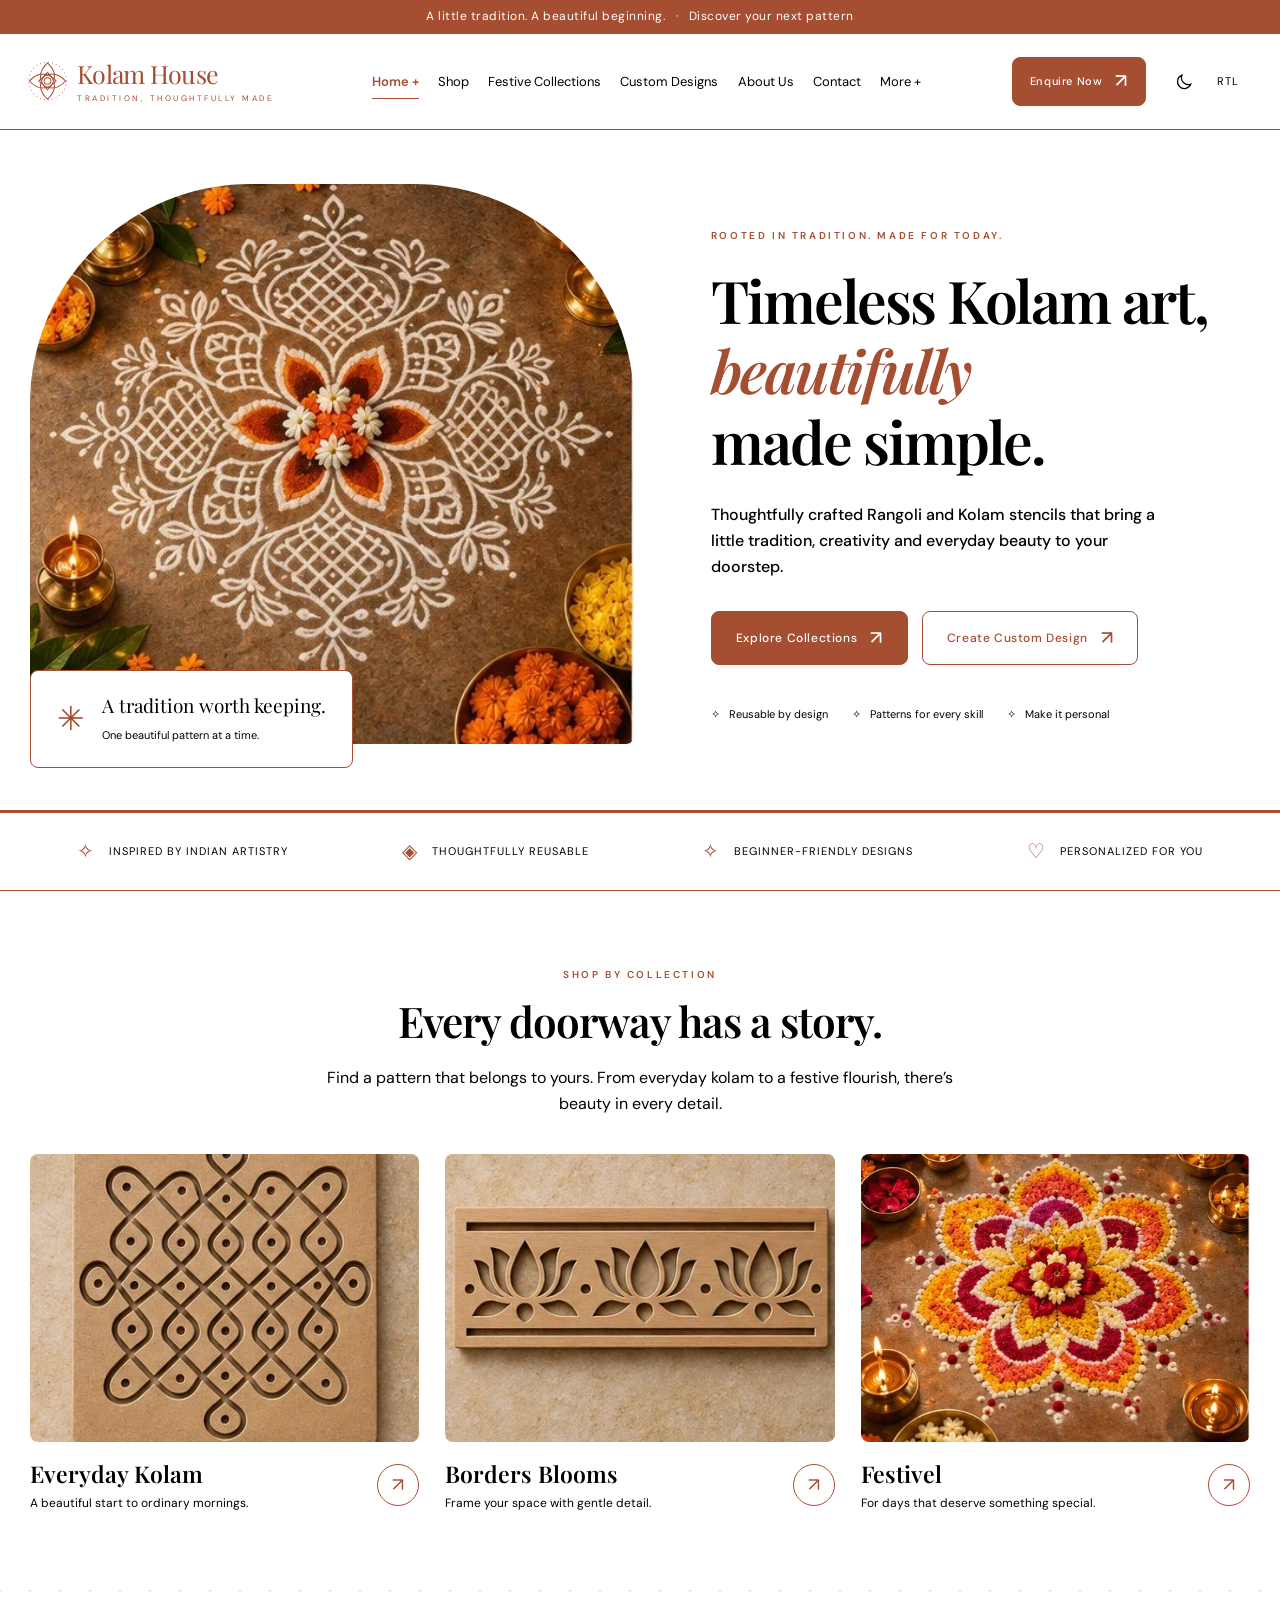
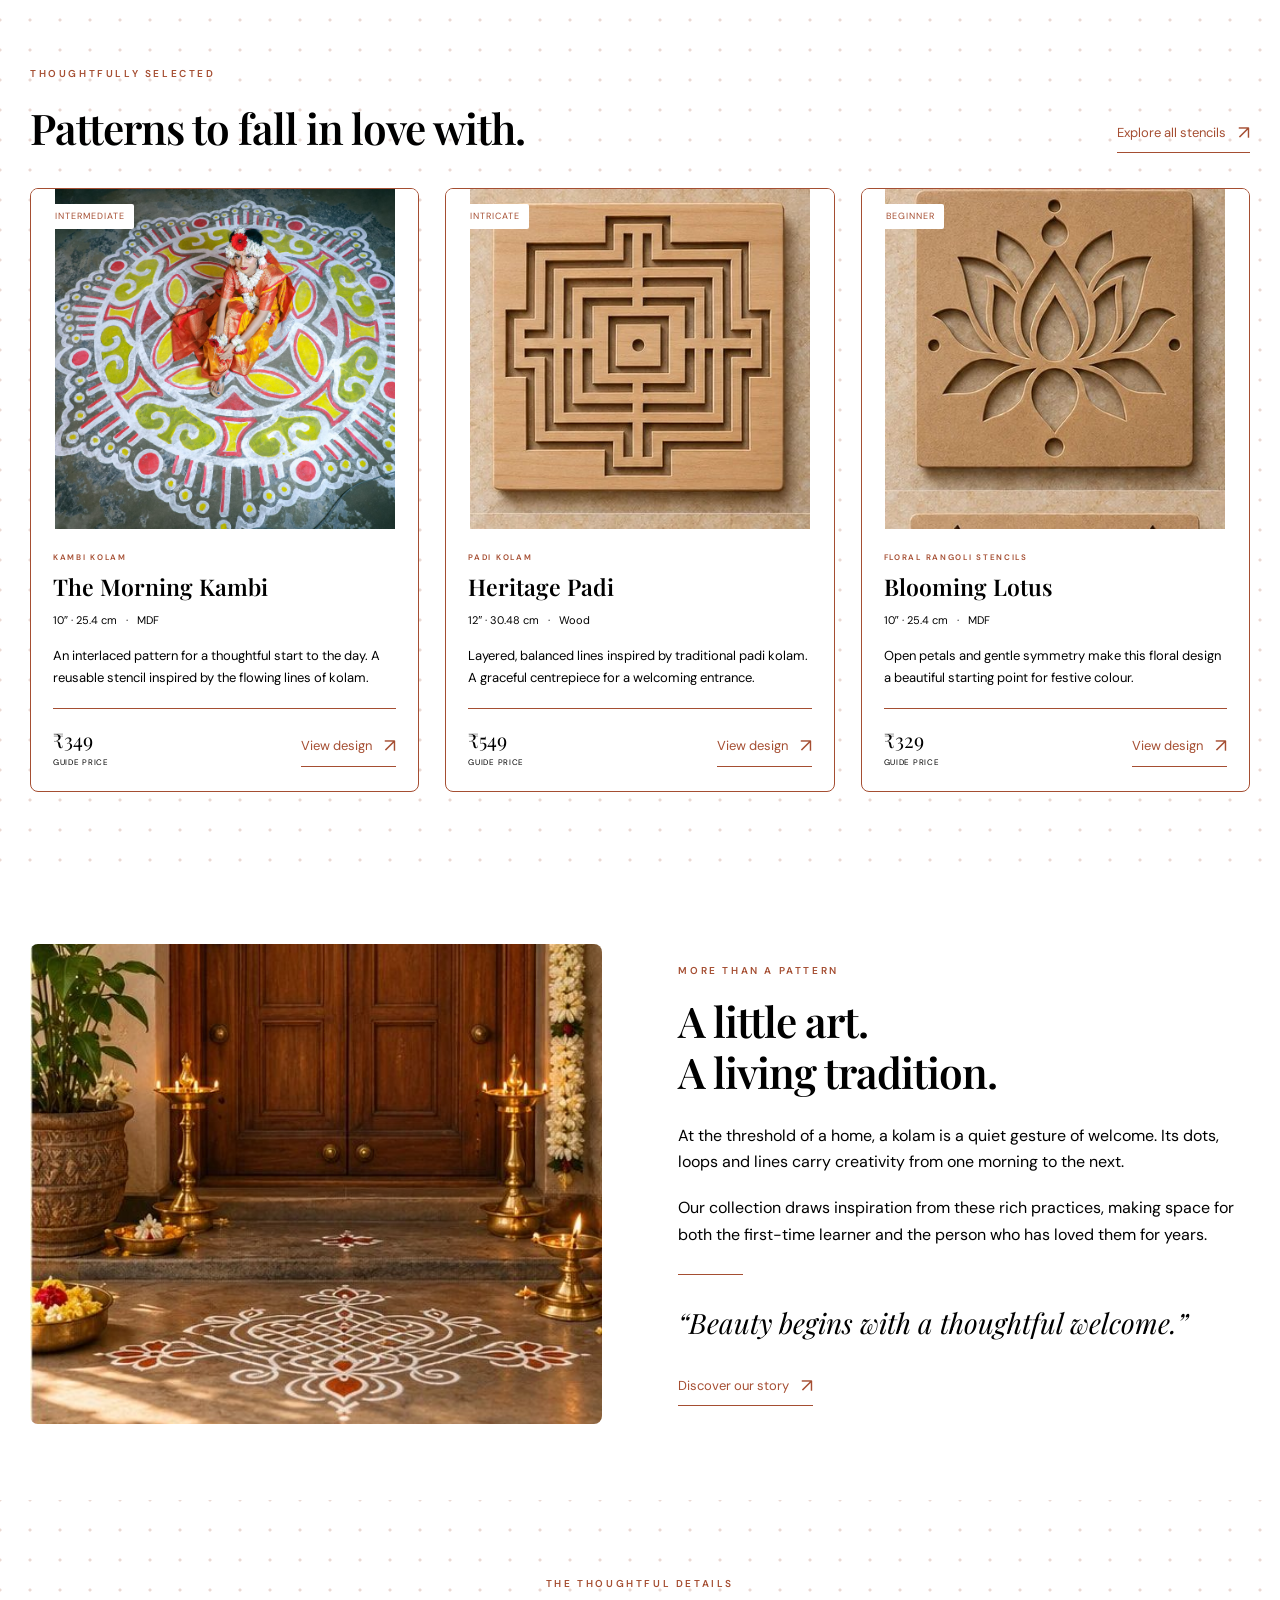
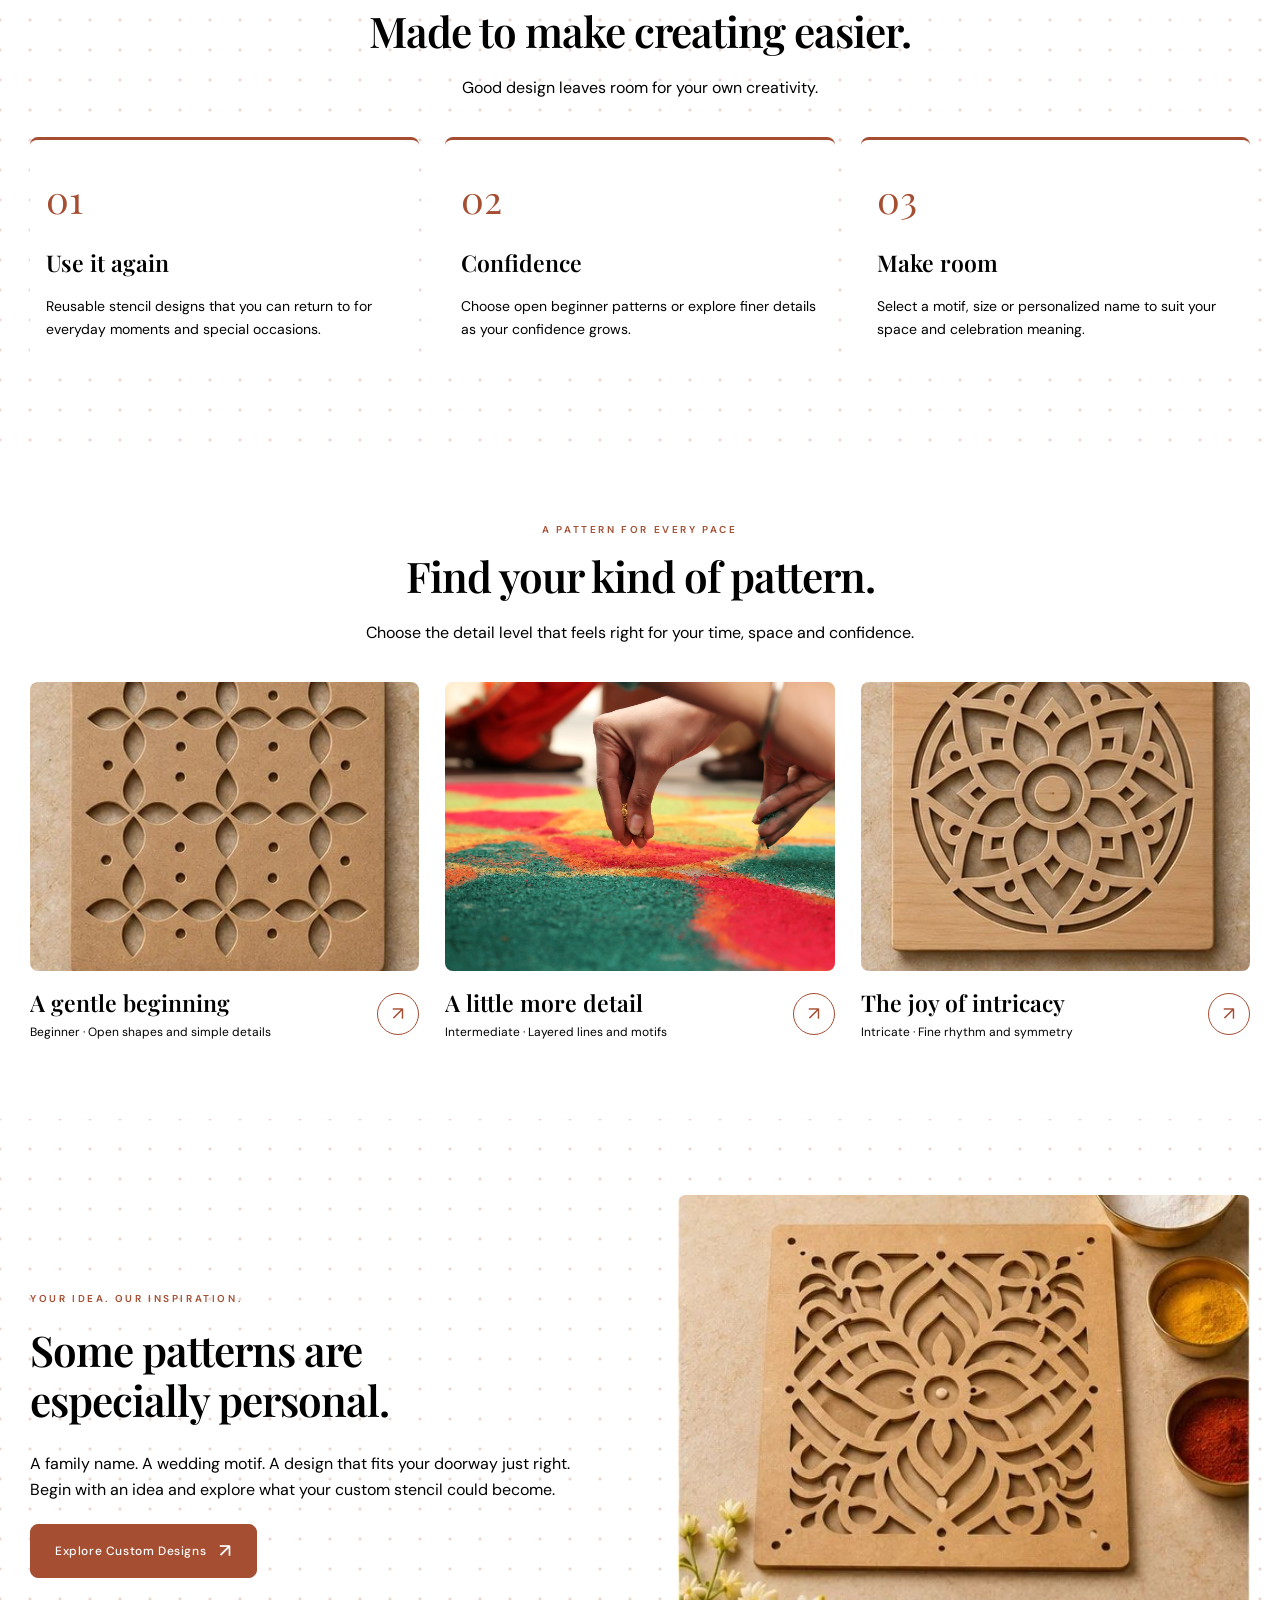
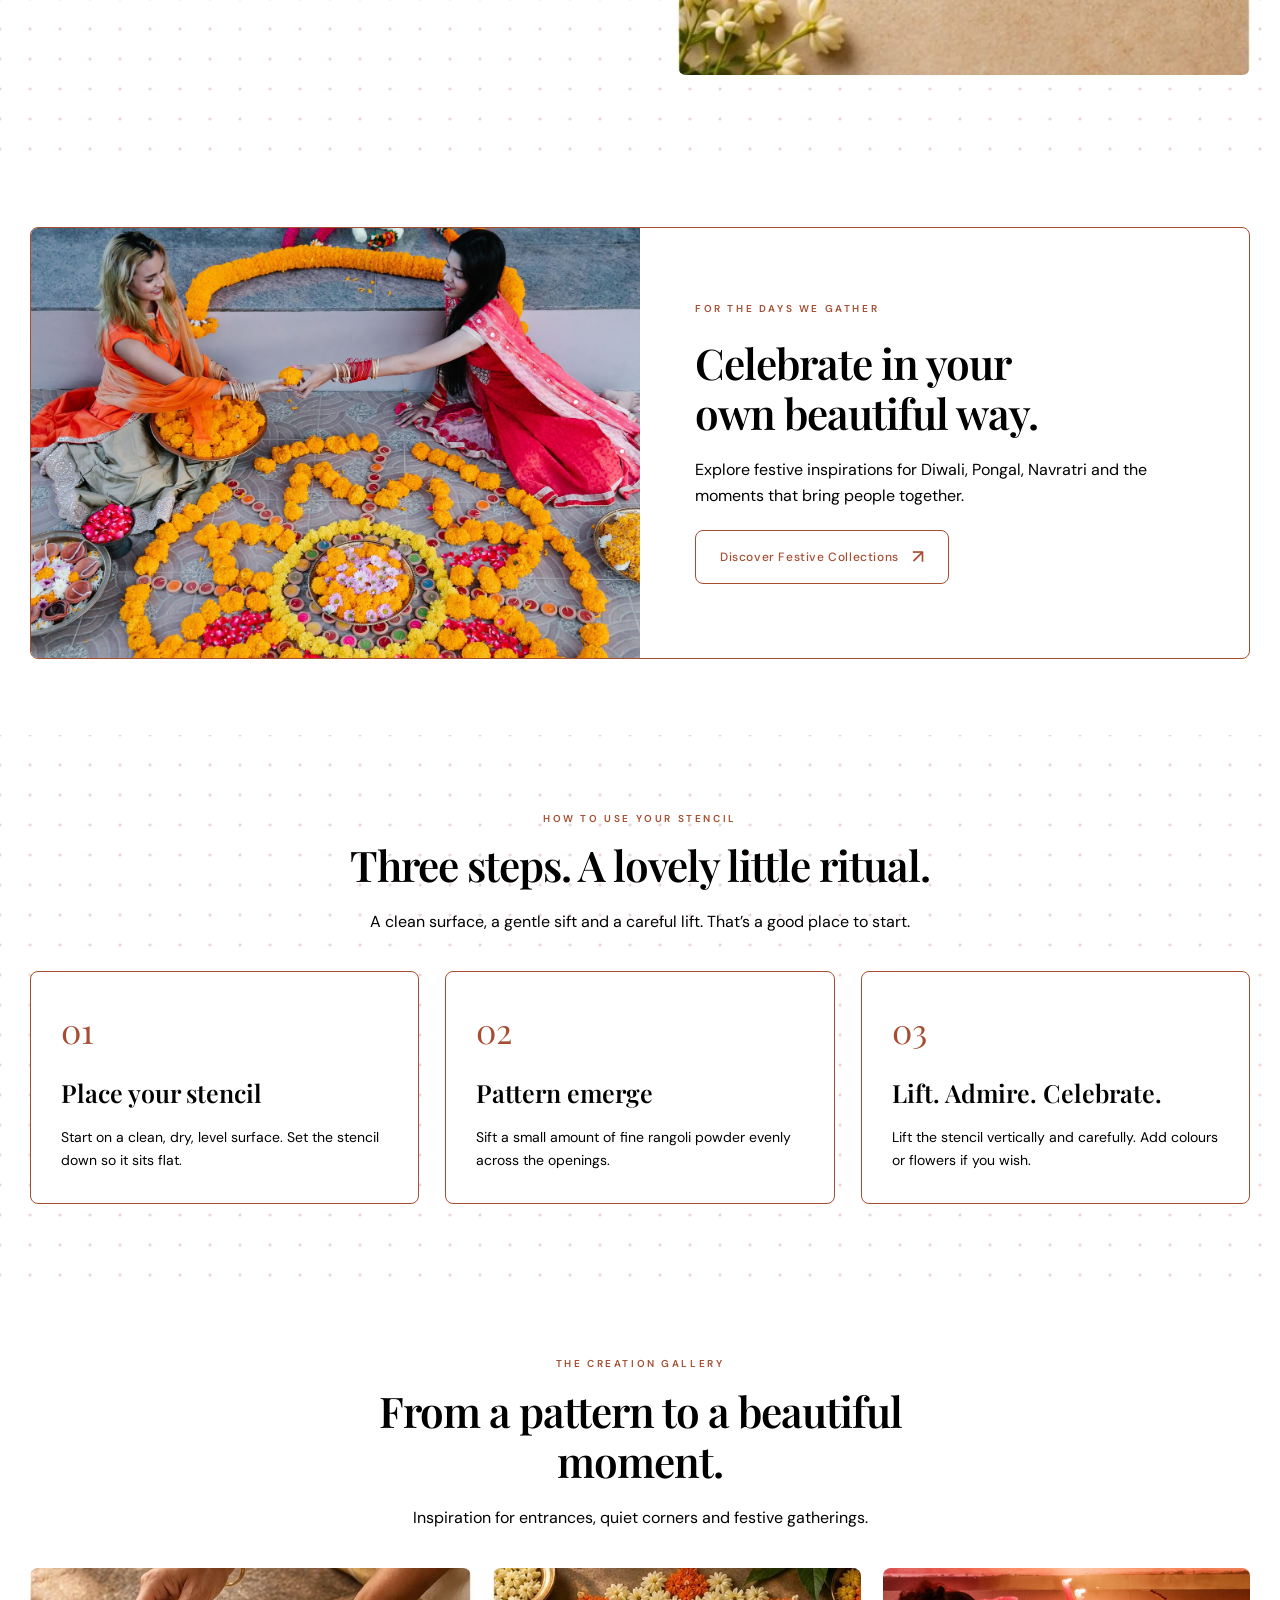
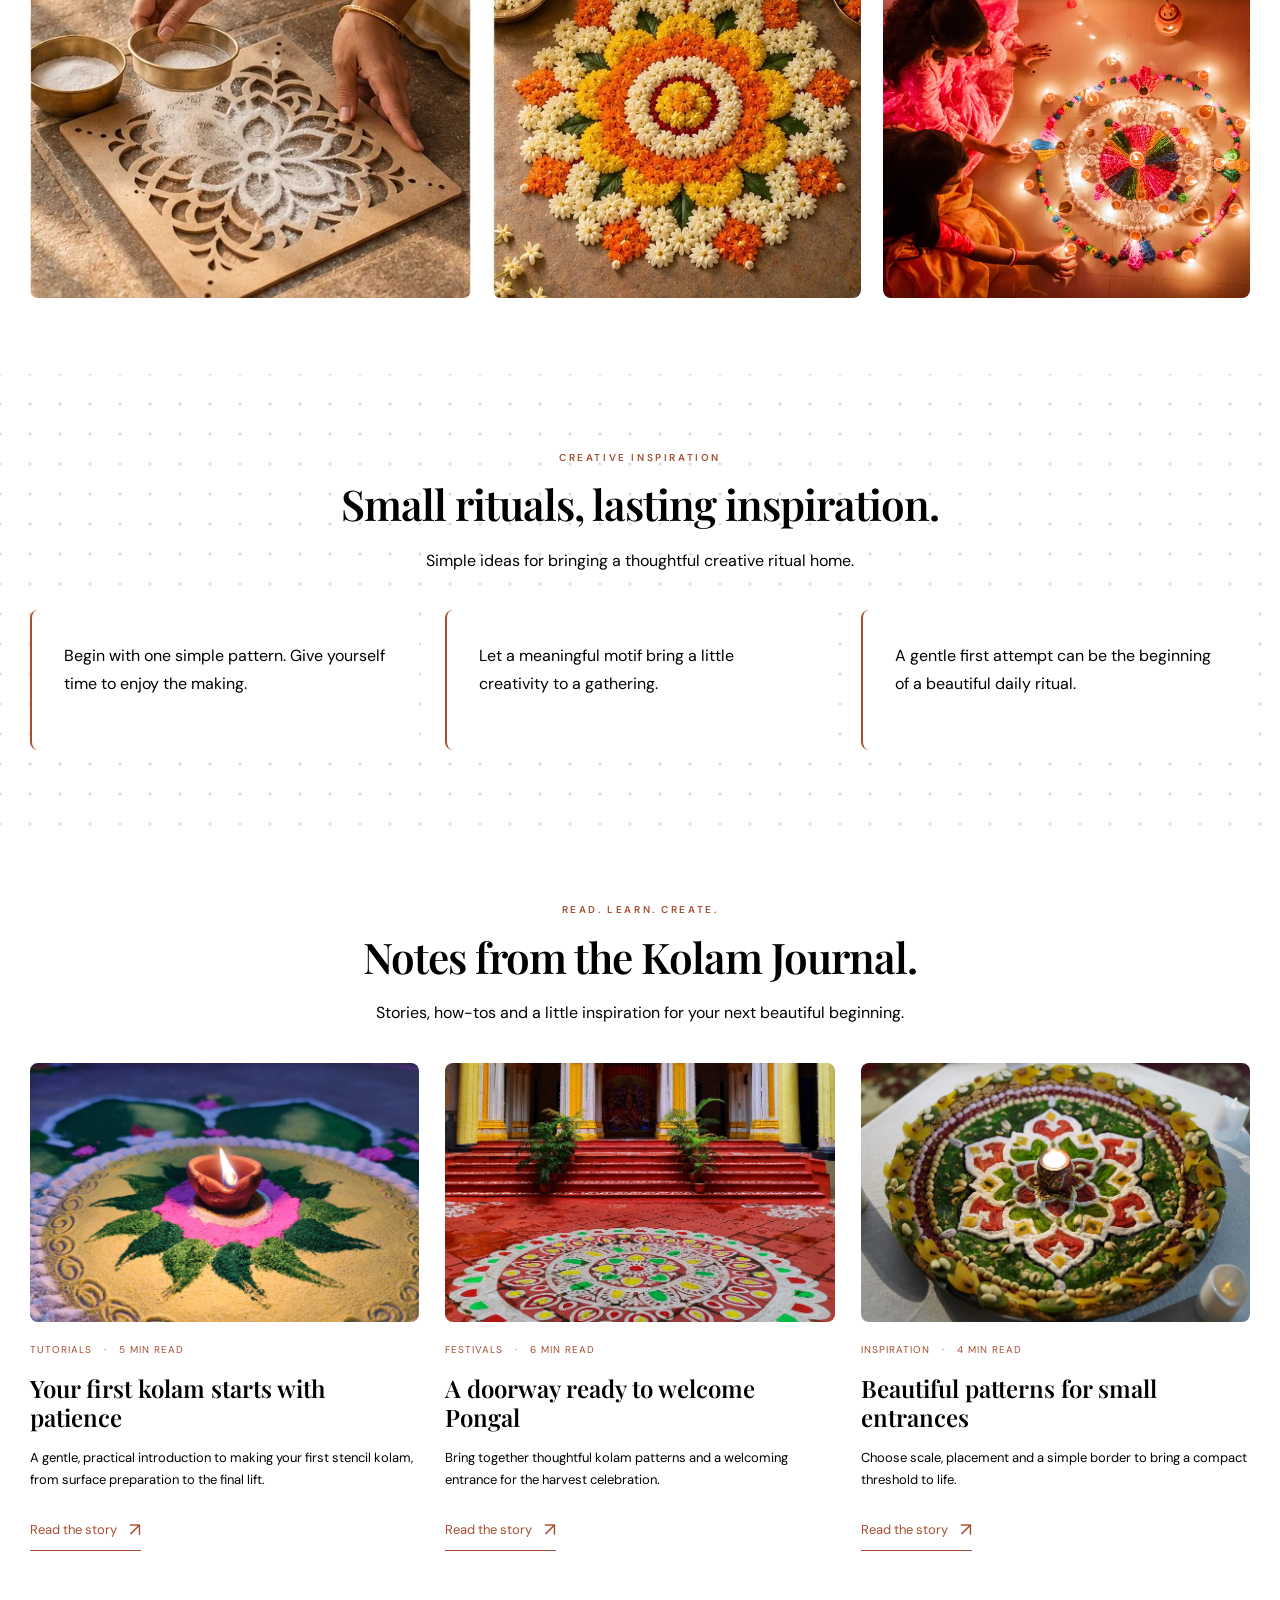
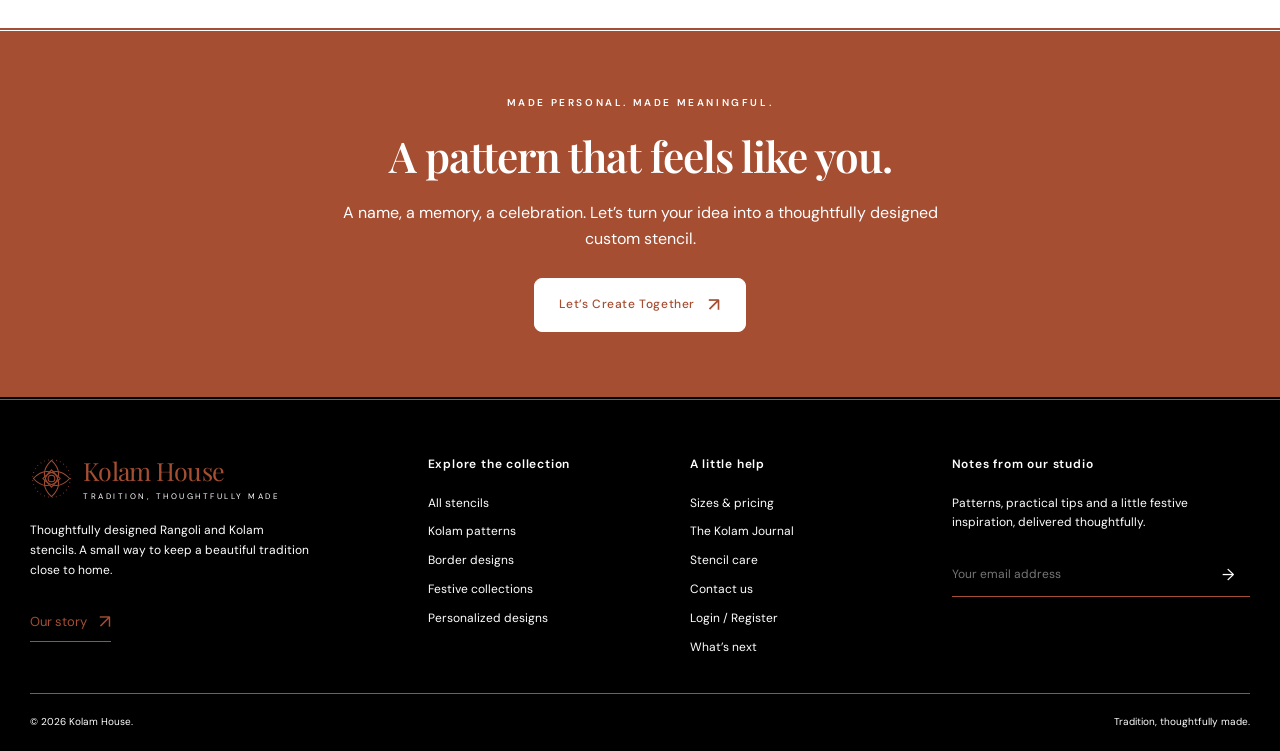
<file: index.html>
<!doctype html>
<html lang="en" dir="ltr">

<head>
    <meta charset="utf-8">
    <meta name="viewport" content="width=device-width,initial-scale=1">
    <meta name="theme-color" content="#ffffff">
    <title>Kolam House | Rangoli &amp; Kolam Stencils</title>
    <meta name="description"
        content="Explore thoughtfully designed Rangoli and Kolam stencil designs, festive inspirations and personalized patterns. Find a little tradition for your doorstep.">
    <link rel="canonical" href="https://kolam-house-stencil.ezhil3013.chatgpt.site/index.html">
    <meta property="og:title" content="Kolam House | Rangoli &amp; Kolam Stencils">
    <meta property="og:description"
        content="Explore thoughtfully designed Rangoli and Kolam stencil designs, festive inspirations and personalized patterns. Find a little tradition for your doorstep.">
    <meta property="og:type" content="website">
    <meta property="og:url" content="https://kolam-house-stencil.ezhil3013.chatgpt.site/index.html">
    <meta property="og:image" content="https://kolam-house-stencil.ezhil3013.chatgpt.site/assets/images/hero.jpg">
    <link rel="icon" href="assets/favicon.svg" type="image/svg+xml">
    <link rel="preconnect" href="https://fonts.googleapis.com">
    <link rel="preconnect" href="https://fonts.gstatic.com" crossorigin>
    <link rel="stylesheet" href="assets/bootstrap.min.css">
    <link rel="stylesheet" href="assets/style.css">
    <script>try { document.documentElement.dataset.theme = localStorage.getItem('kolam-theme') || (matchMedia('(prefers-color-scheme:dark)').matches ? 'dark' : 'light'); document.documentElement.dir = localStorage.getItem('kolam-dir') || 'ltr' } catch (e) { }</script>
    <script
        type="application/ld+json">{"@context": "https://schema.org", "@type": "BreadcrumbList", "itemListElement": [{"@type": "ListItem", "position": 1, "name": "Home", "item": "https://kolam-house-stencil.ezhil3013.chatgpt.site/index.html"}, {"@type": "ListItem", "position": 2, "name": "Kolam House", "item": "https://kolam-house-stencil.ezhil3013.chatgpt.site/index.html"}]}</script>
    <script src="assets/data.js" defer></script>
    <script src="assets/main.js" defer></script>
</head>

<body class="page-index"><a class="skip-link" href="#main">Skip to content</a>
    <div class="announcement">A little tradition. A beautiful beginning.   ·   Discover your next pattern</div>
    <header class="site-header">
        <div class="nav-wrap"><a class="brand" href="index.html" aria-label="Kolam House home"><svg viewbox="0 0 64 64"
                    fill="none" aria-hidden="true">
                    <g stroke="currentColor" stroke-width="1.5">
                        <path d="M32 5c14 13 14 27 0 40C18 32 18 18 32 5Z"></path>
                        <path d="M59 32C46 46 32 46 19 32 32 18 46 18 59 32Z"></path>
                        <path d="M32 59C18 46 18 32 32 19 46 32 46 46 32 59Z"></path>
                        <path d="M5 32C18 18 32 18 45 32 32 46 18 46 5 32Z"></path>
                        <circle cx="32" cy="32" r="5"></circle>
                        <circle cx="32" cy="32" r="28" stroke-dasharray="1 5"></circle>
                    </g>
                </svg><span class="brand-name">Kolam House<small>Tradition, thoughtfully made</small></span></a>
            <nav class="main-nav" id="main-nav" aria-label="Primary navigation">
                <details class="nav-drop home-drop">
                    <summary class="active" aria-current="page">Home +</summary>
                    <div class="dropdown"><a href="index.html" aria-current="page" class="active">Home Page 1</a><a
                            href="home-2.html">Home Page 2</a></div>
                </details><a href="products.html" class="">Shop</a><a href="festive-collections.html" class="">Festive
                    Collections</a><a href="custom-designs.html" class="">Custom Designs</a><a href="about.html"
                    class="">About Us</a><a href="contact.html" class="">Contact</a>
                <details class="nav-drop">
                    <summary>More +</summary>
                    <div class="dropdown"><a href="pricing.html">Pricing</a><a href="blog.html">Journal</a><a
                            href="product-details.html">Product Details</a><a href="blog-details.html">Blog
                            Details</a><a href="login.html">Login</a><a href="register.html">Register</a></div>
                </details>
            <div class="mobile-nav-tools" aria-label="Display preferences"><button class="icon-button" id="theme-toggle" aria-label="Switch colour theme"><svg
                        viewbox="0 0 24 24" fill="none" stroke="currentColor" stroke-width="1.5">
                        <path d="M20 15.2A8.6 8.6 0 0 1 8.8 4a8.7 8.7 0 1 0 11.2 11.2Z"></path>
                    </svg></button><button class="icon-button rtl-button" id="rtl-toggle"
                    aria-label="Switch to right-to-left layout" aria-pressed="false">RTL</button></div></nav>
            <div class="nav-actions"><a
                    class="btn  btn-small" href="contact.html">Enquire Now<span class="arrow"
                        aria-hidden="true">↗</span></a><button class="icon-button menu-button" id="menu-toggle"
                    aria-expanded="false" aria-controls="main-nav" aria-label="Open navigation">☰</button></div>
        </div>
    </header>
    <main id="main">
        <section class="hero">
            <div class="hero-copy"><span class="eyebrow">Rooted in tradition. Made for today.</span>
                <h1>Timeless Kolam art,<br><em>beautifully</em><br>made simple.</h1>
                <p>Thoughtfully crafted Rangoli and Kolam stencils that bring a little tradition, creativity and
                    everyday beauty to your doorstep.</p>
                <div class="hero-actions"><a class="btn  " href="products.html">Explore Collections<span class="arrow"
                            aria-hidden="true">↗</span></a><a class="btn btn-outline " href="custom-designs.html">Create
                        Custom Design<span class="arrow" aria-hidden="true">↗</span></a></div>
                <div class="hero-mini"><span>✧   Reusable by design</span><span>✧   Patterns for every
                        skill</span><span>✧   Make it personal</span></div>
            </div>
            <div class="hero-media"><img src="assets/images/hero.jpg"
                    alt="White kolam and terracotta floral rangoli with brass lamps on warm stone" width="512"
                    height="512" class="image-motion" fetchpriority="high" decoding="async">
                <div class="hero-note"><span class="motif" aria-hidden="true">✳</span>
                    <div><strong>A tradition worth keeping.</strong><small>One beautiful pattern at a time.</small>
                    </div>
                </div>
            </div>
        </section>
        <div class="trust-strip"><span><b>✧</b> Inspired by Indian artistry</span><span><b>◈</b> Thoughtfully
                reusable</span><span><b>✧</b> Beginner-friendly designs</span><span><b>♡</b> Personalized for you</span>
        </div>
        <section class="section">
            <div class="section-heading"><span class="eyebrow">Shop by collection</span>
                <h2>Every doorway has a story.</h2>
                <p>Find a pattern that belongs to yours. From everyday kolam to a festive flourish, there’s beauty in
                    every detail.</p>
            </div>
            <div class="grid-3"><a class="collection-card reveal" href="products.html?category=Kambi%20Kolam">
                    <div class="image-wrap"><img src="assets/images/product-1.jpg"
                            alt="Everyday Kolam collection inspiration" width="512" height="512" class="image-motion"
                            loading="lazy" decoding="async"></div>
                    <div class="card-bottom">
                        <div>
                            <h3>Everyday Kolam</h3>
                            <p>A beautiful start to ordinary mornings.</p>
                        </div><span class="circle-arrow"><span class="arrow" aria-hidden="true">↗</span></span>
                    </div>
                </a><a class="collection-card reveal" href="products.html?category=Border%20Rangoli%20Designs">
                    <div class="image-wrap"><img src="assets/images/product-4.jpg"
                            alt="Borders &amp; Blooms collection inspiration" width="512" height="512"
                            class="image-motion" loading="lazy" decoding="async"></div>
                    <div class="card-bottom">
                        <div>
                            <h3>Borders Blooms</h3>
                            <p>Frame your space with gentle detail.</p>
                        </div><span class="circle-arrow"><span class="arrow" aria-hidden="true">↗</span></span>
                    </div>
                </a><a class="collection-card reveal" href="festive-collections.html">
                    <div class="image-wrap"><img src="assets/images/festival.jpg"
                            alt="Festive Expressions collection inspiration" width="512" height="512"
                            class="image-motion" loading="lazy" decoding="async"></div>
                    <div class="card-bottom">
                        <div>
                            <h3>Festivel</h3>
                            <p>For days that deserve something special.</p>
                        </div><span class="circle-arrow"><span class="arrow" aria-hidden="true">↗</span></span>
                    </div>
                </a></div>
        </section>
        <section class="section section-alt">
            <div class="section-heading-row">
                <div><span class="eyebrow">Thoughtfully selected</span>
                    <h2>Patterns to fall in love with.</h2>
                </div><a class="text-link" href="products.html">Explore all stencils<span class="arrow"
                        aria-hidden="true">↗</span></a>
            </div>
            <div class="grid-3">
                <article class="product-card reveal" data-product-id="kambi"><a class="product-image"
                        href="product-details.html?id=kambi" aria-label="View The Morning Kambi"><img
                            src="assets/images/placeholders/index-image-05 1.jpg" alt="Image slot" width="512"
                            height="512" class="image-motion" loading="lazy" decoding="async"
                            data-placeholder="true"><span class="product-tag">Intermediate</span></a>
                    <div class="product-body"><span class="eyebrow">Kambi Kolam</span>
                        <h3><a href="product-details.html?id=kambi">The Morning Kambi</a></h3>
                        <div class="product-meta">10″ · 25.4 cm   ·   MDF</div>
                        <p class="product-desc">An interlaced pattern for a thoughtful start to the day. A reusable
                            stencil inspired by the flowing lines of kolam.</p>
                        <div class="product-bottom"><span class="price">₹349<small>GUIDE PRICE</small></span><a
                                class="text-link" href="product-details.html?id=kambi">View design<span class="arrow"
                                    aria-hidden="true">↗</span></a></div>
                    </div>
                </article>
                <article class="product-card reveal" data-product-id="padi"><a class="product-image"
                        href="product-details.html?id=padi" aria-label="View Heritage Padi"><img
                            src="assets/images/product-2.jpg" alt="Heritage Padi — product image" width="512"
                            height="512" class="image-motion" loading="lazy" decoding="async"><span
                            class="product-tag">Intricate</span></a>
                    <div class="product-body"><span class="eyebrow">Padi Kolam</span>
                        <h3><a href="product-details.html?id=padi">Heritage Padi</a></h3>
                        <div class="product-meta">12″ · 30.48 cm   ·   Wood</div>
                        <p class="product-desc">Layered, balanced lines inspired by traditional padi kolam. A graceful
                            centrepiece for a welcoming entrance.</p>
                        <div class="product-bottom"><span class="price">₹549<small>GUIDE PRICE</small></span><a
                                class="text-link" href="product-details.html?id=padi">View design<span class="arrow"
                                    aria-hidden="true">↗</span></a></div>
                    </div>
                </article>
                <article class="product-card reveal" data-product-id="lotus"><a class="product-image"
                        href="product-details.html?id=lotus" aria-label="View Blooming Lotus"><img
                            src="assets/images/product-5.jpg" alt="Blooming Lotus — product image" width="512"
                            height="512" class="image-motion" loading="lazy" decoding="async"><span
                            class="product-tag">Beginner</span></a>
                    <div class="product-body"><span class="eyebrow">Floral Rangoli Stencils</span>
                        <h3><a href="product-details.html?id=lotus">Blooming Lotus</a></h3>
                        <div class="product-meta">10″ · 25.4 cm   ·   MDF</div>
                        <p class="product-desc">Open petals and gentle symmetry make this floral design a beautiful
                            starting point for festive colour.</p>
                        <div class="product-bottom"><span class="price">₹329<small>GUIDE PRICE</small></span><a
                                class="text-link" href="product-details.html?id=lotus">View design<span class="arrow"
                                    aria-hidden="true">↗</span></a></div>
                    </div>
                </article>
            </div>
        </section>
        <section class="section">
            <div class="split">
                <div class="image-wrap reveal"><img src="assets/images/entrance.jpg"
                        alt="A traditional Indian entrance with white kolam and brass lamps" width="512" height="512"
                        class="image-motion" loading="lazy" decoding="async"></div>
                <div class="split-copy reveal"><span class="eyebrow">More than a pattern</span>
                    <h2>A little art.<br>A living tradition.</h2>
                    <p>At the threshold of a home, a kolam is a quiet gesture of welcome. Its dots, loops and lines
                        carry creativity from one morning to the next.</p>
                    <p>Our collection draws inspiration from these rich practices, making space for both the first-time
                        learner and the person who has loved them for years.</p>
                    <div class="mini-line"></div>
                    <p class="quote">“Beauty begins with a thoughtful welcome.”</p><a class="text-link"
                        href="about.html">Discover our story<span class="arrow" aria-hidden="true">↗</span></a>
                </div>
            </div>
        </section>
        <section class="section section-alt">
            <div class="section-heading"><span class="eyebrow">The thoughtful details</span>
                <h2>Made to make creating easier.</h2>
                <p>Good design leaves room for your own creativity.</p>
            </div>
            <div class="grid-3">
                <div class="benefit reveal"><span class="number">01</span>
                    <h3>Use it again</h3>
                    <p>Reusable stencil designs that you can return to for everyday moments and special occasions.</p>
                </div>
                <div class="benefit reveal"><span class="number">02</span>
                    <h3>Confidence</h3>
                    <p>Choose open beginner patterns or explore finer details as your confidence grows.</p>
                </div>
                <div class="benefit reveal"><span class="number">03</span>
                    <h3>Make room</h3>
                    <p>Select a motif, size or personalized name to suit your space and celebration meaning.</p>
                </div>
            </div>
        </section>
        <section class="section">
            <div class="section-heading"><span class="eyebrow">A pattern for every pace</span>
                <h2>Find your kind of pattern.</h2>
                <p>Choose the detail level that feels right for your time, space and confidence.</p>
            </div>
            <div class="grid-3"><a class="collection-card reveal" href="products.html?complexity=Beginner">
                    <div class="image-wrap"><img src="assets/images/product-3.jpg"
                            alt="A gentle beginning collection inspiration" width="512" height="512"
                            class="image-motion" loading="lazy" decoding="async"></div>
                    <div class="card-bottom">
                        <div>
                            <h3>A gentle beginning</h3>
                            <p>Beginner · Open shapes and simple details</p>
                        </div><span class="circle-arrow"><span class="arrow" aria-hidden="true">↗</span></span>
                    </div>
                </a><a class="collection-card reveal" href="products.html?complexity=Intermediate">
                    <div class="image-wrap"><img src="assets/images/placeholders/index-image-10.jpg" alt="Image slot"
                            width="512" height="512" class="image-motion" loading="lazy" decoding="async"
                            data-placeholder="true"></div>
                    <div class="card-bottom">
                        <div>
                            <h3>A little more detail</h3>
                            <p>Intermediate · Layered lines and motifs</p>
                        </div><span class="circle-arrow"><span class="arrow" aria-hidden="true">↗</span></span>
                    </div>
                </a><a class="collection-card reveal" href="products.html?complexity=Intricate">
                    <div class="image-wrap"><img src="assets/images/product-6.jpg"
                            alt="The joy of intricacy collection inspiration" width="512" height="512"
                            class="image-motion" loading="lazy" decoding="async"></div>
                    <div class="card-bottom">
                        <div>
                            <h3>The joy of intricacy</h3>
                            <p>Intricate · Fine rhythm and symmetry</p>
                        </div><span class="circle-arrow"><span class="arrow" aria-hidden="true">↗</span></span>
                    </div>
                </a></div>
        </section>
        <section class="section section-alt">
            <div class="split">
                <div class="split-copy"><span class="eyebrow">Your idea. Our inspiration.</span>
                    <h2>Some patterns are<br>especially personal.</h2>
                    <p>A family name. A wedding motif. A design that fits your doorway just right. Begin with an idea
                        and explore what your custom stencil could become.</p><a class="btn  "
                        href="custom-designs.html">Explore Custom Designs<span class="arrow"
                            aria-hidden="true">↗</span></a>
                </div>
                <div class="image-wrap"><img src="assets/images/stencil.jpg"
                        alt="A natural wooden lotus stencil beside bowls of rangoli powder" width="512" height="512"
                        class="image-motion" loading="lazy" decoding="async"></div>
            </div>
        </section>
        <section class="section">
            <div class="festival-banner"><img src="assets/images/placeholders/index-image-13.jpg" alt="Image slot"
                    width="512" height="512" class="image-motion" loading="lazy" decoding="async"
                    data-placeholder="true">
                <div class="festival-copy"><span class="eyebrow">For the days we gather</span>
                    <h2>Celebrate in your<br>own beautiful way.</h2>
                    <p>Explore festive inspirations for Diwali, Pongal, Navratri and the moments that bring people
                        together.</p><a class="btn btn-outline " href="festive-collections.html">Discover Festive
                        Collections<span class="arrow" aria-hidden="true">↗</span></a>
                </div>
            </div>
        </section>
        <section class="section section-alt">
            <div class="section-heading"><span class="eyebrow">How to use your stencil</span>
                <h2>Three steps. A lovely little ritual.</h2>
                <p>A clean surface, a gentle sift and a careful lift. That’s a good place to start.</p>
            </div>
            <div class="grid-3 steps">
                <div class="step reveal"><span class="number">01</span>
                    <h3>Place your stencil</h3>
                    <p>Start on a clean, dry, level surface. Set the stencil down so it sits flat.</p>
                </div>
                <div class="step reveal"><span class="number">02</span>
                    <h3>Pattern emerge</h3>
                    <p>Sift a small amount of fine rangoli powder evenly across the openings.</p>
                </div>
                <div class="step reveal"><span class="number">03</span>
                    <h3>Lift. Admire. Celebrate.</h3>
                    <p>Lift the stencil vertically and carefully. Add colours or flowers if you wish.</p>
                </div>
            </div>
        </section>
        <section class="section">
            <div class="section-heading"><span class="eyebrow">The creation gallery</span>
                <h2>From a pattern to a beautiful moment.</h2>
                <p>Inspiration for entrances, quiet corners and festive gatherings.</p>
            </div>
            <div class="gallery"><img src="assets/images/craft.jpg" alt="Hands sifting powder through a floral stencil"
                    width="512" height="512" class="image-motion" loading="lazy" decoding="async"><img
                    src="assets/images/flowers.jpg" alt="A flower-petal pookalam-inspired arrangement" width="512"
                    height="512" class="image-motion" loading="lazy" decoding="async"><img
                    src="assets/images/placeholders/index-image-16.jpg" alt="Image slot" width="512" height="512"
                    class="image-motion" loading="lazy" decoding="async" data-placeholder="true"></div>
        </section>
        <section class="section section-alt">
            <div class="section-heading"><span class="eyebrow">Creative inspiration</span>
                <h2>Small rituals, lasting inspiration.</h2>
                <p>Simple ideas for bringing a thoughtful creative ritual home.</p>
            </div>
            <div class="grid-3">
                <article class="testimonial reveal">
                    <p class="quote">Begin with one simple pattern. Give yourself time to enjoy the making.</p>
                </article>
                <article class="testimonial reveal">
                    <p class="quote">Let a meaningful motif bring a little creativity to a gathering.</p>
                </article>
                <article class="testimonial reveal">
                    <p class="quote">A gentle first attempt can be the beginning of a beautiful daily ritual.</p>
                </article>
            </div>
        </section>
        <section class="section">
            <div class="section-heading"><span class="eyebrow">Read. Learn. Create.</span>
                <h2>Notes from the Kolam Journal.</h2>
                <p>Stories, how-tos and a little inspiration for your next beautiful beginning.</p>
            </div>
            <div class="grid-3">
                <article class="article-card reveal"><a class="image-wrap" href="blog-details.html?id=first-kolam"><img
                            src="assets/images/placeholders/index-image-17.jpg" alt="Image slot" width="512"
                            height="512" class="image-motion" loading="lazy" decoding="async"
                            data-placeholder="true"></a>
                    <div class="article-meta">Tutorials   ·   5 min read</div>
                    <h3><a href="blog-details.html?id=first-kolam">Your first kolam starts with patience</a>
                    </h3>
                    <p>A gentle, practical introduction to making your first stencil kolam, from surface preparation to
                        the final lift.</p><a class="text-link" href="blog-details.html?id=first-kolam">Read the
                        story<span class="arrow" aria-hidden="true">↗</span></a>
                </article>
                <article class="article-card reveal"><a class="image-wrap" href="blog-details.html?id=pongal"><img
                            src="assets/images/placeholders/index-image-18.jpg" alt="Image slot" width="512"
                            height="512" class="image-motion" loading="lazy" decoding="async"
                            data-placeholder="true"></a>
                    <div class="article-meta">Festivals   ·   6 min read</div>
                    <h3><a href="blog-details.html?id=pongal">A doorway ready to welcome Pongal</a></h3>
                    <p>Bring together thoughtful kolam patterns and a welcoming entrance for the harvest celebration.
                    </p><a class="text-link" href="blog-details.html?id=pongal">Read the story<span class="arrow"
                            aria-hidden="true">↗</span></a>
                </article>
                <article class="article-card reveal"><a class="image-wrap" href="blog-details.html?id=small-spaces"><img
                            src="assets/images/placeholders/index-image-19.jpg" alt="Image slot" width="512"
                            height="512" class="image-motion" loading="lazy" decoding="async"
                            data-placeholder="true"></a>
                    <div class="article-meta">Inspiration   ·   4 min read</div>
                    <h3><a href="blog-details.html?id=small-spaces">Beautiful patterns for small entrances</a></h3>
                    <p>Choose scale, placement and a simple border to bring a compact threshold to life.</p><a
                        class="text-link" href="blog-details.html?id=small-spaces">Read the story<span class="arrow"
                            aria-hidden="true">↗</span></a>
                </article>
            </div>
        </section>
        <section class="cta-section"><span class="eyebrow">Made personal. Made meaningful.</span>
            <h2>A pattern that feels like you.</h2>
            <p>A name, a memory, a celebration. Let’s turn your idea into a thoughtfully designed custom stencil.</p><a
                class="btn  " href="custom-designs.html">Let’s Create Together<span class="arrow"
                    aria-hidden="true">↗</span></a>
        </section>
    </main>
    <footer class="site-footer">
        <div class="footer-grid">
            <div><a class="brand" href="index.html" aria-label="Kolam House home"><svg viewbox="0 0 64 64" fill="none"
                        aria-hidden="true">
                        <g stroke="currentColor" stroke-width="1.5">
                            <path d="M32 5c14 13 14 27 0 40C18 32 18 18 32 5Z"></path>
                            <path d="M59 32C46 46 32 46 19 32 32 18 46 18 59 32Z"></path>
                            <path d="M32 59C18 46 18 32 32 19 46 32 46 46 32 59Z"></path>
                            <path d="M5 32C18 18 32 18 45 32 32 46 18 46 5 32Z"></path>
                            <circle cx="32" cy="32" r="5"></circle>
                            <circle cx="32" cy="32" r="28" stroke-dasharray="1 5"></circle>
                        </g>
                    </svg><span class="brand-name">Kolam House<small>Tradition, thoughtfully made</small></span></a>
                <p>Thoughtfully designed Rangoli and Kolam stencils. A small way to keep a beautiful tradition close to
                    home.</p><a class="text-link" href="about.html">Our story<span class="arrow"
                        aria-hidden="true">↗</span></a>
            </div>
            <div>
                <h3>Explore the collection</h3>
                <div class="footer-links"><a href="products.html">All stencils</a><a
                        href="products.html?category=Kambi%20Kolam">Kolam patterns</a><a
                        href="products.html?category=Border%20Rangoli%20Designs">Border designs</a><a
                        href="festive-collections.html">Festive collections</a><a
                        href="custom-designs.html">Personalized designs</a></div>
            </div>
            <div>
                <h3>A little help</h3>
                <div class="footer-links"><a href="pricing.html">Sizes &amp; pricing</a><a href="blog.html">The Kolam
                        Journal</a><a href="blog-details.html?id=stencil-care">Stencil care</a><a
                        href="contact.html">Contact us</a><a href="login.html">Login / Register</a><a
                        href="coming-soon.html">What’s next</a></div>
            </div>
            <div>
                <h3>Notes from our studio</h3>
                <p>Patterns, practical tips and a little festive inspiration, delivered thoughtfully.</p>
                <form class="newsletter demo-form" data-kind="newsletter"><label class="visually-hidden"
                        for="footer-email">Email address</label><input id="footer-email" name="email" type="email"
                        placeholder="Your email address" required><button type="submit"
                        aria-label="Subscribe to studio notes">→</button>
                    <div class="form-status visually-hidden" role="status"></div>
                </form>
            </div>
        </div>
        <div class="footer-bottom"><span>© 2026 Kolam House.</span><span>Tradition, thoughtfully made.</span></div>
    </footer><button id="to-top" class="to-top" aria-label="Back to top">↑</button>
    <div id="toast" class="toast" role="status" hidden></div>
</body>

</html>
</file>
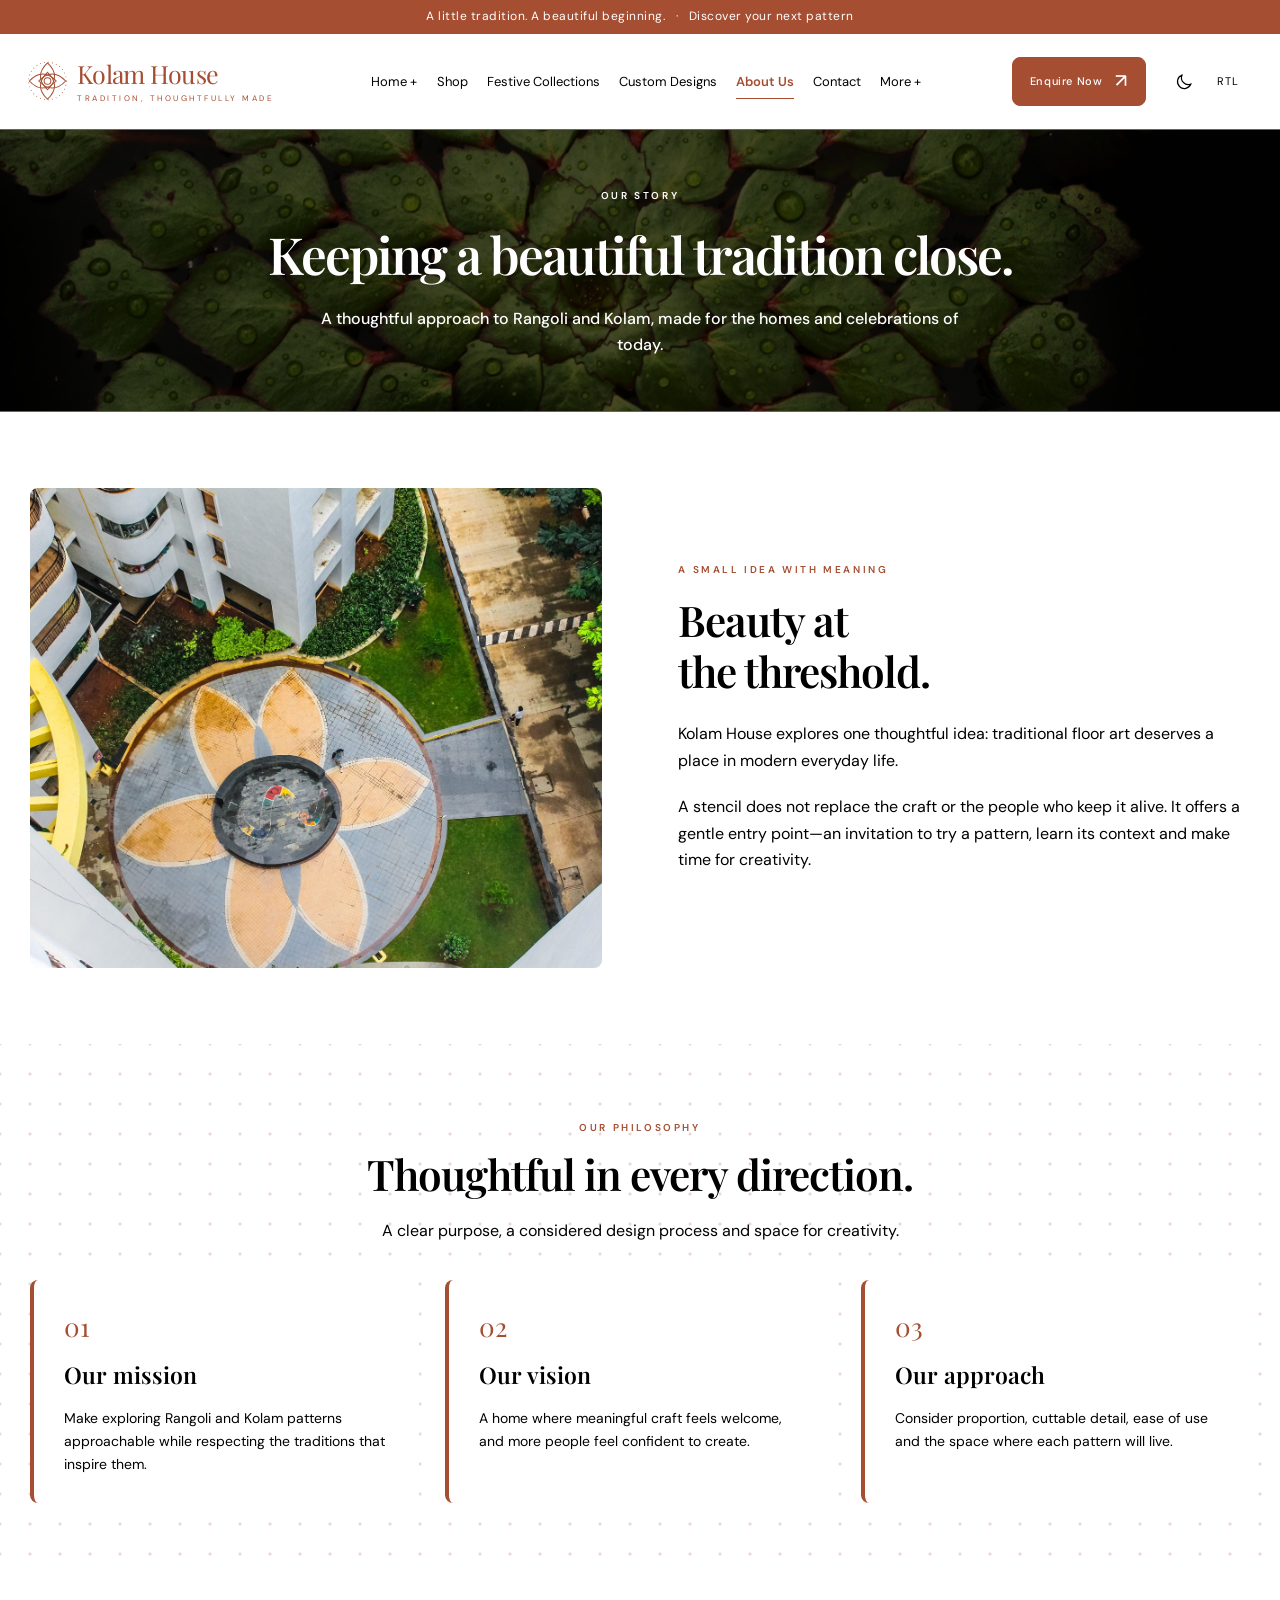
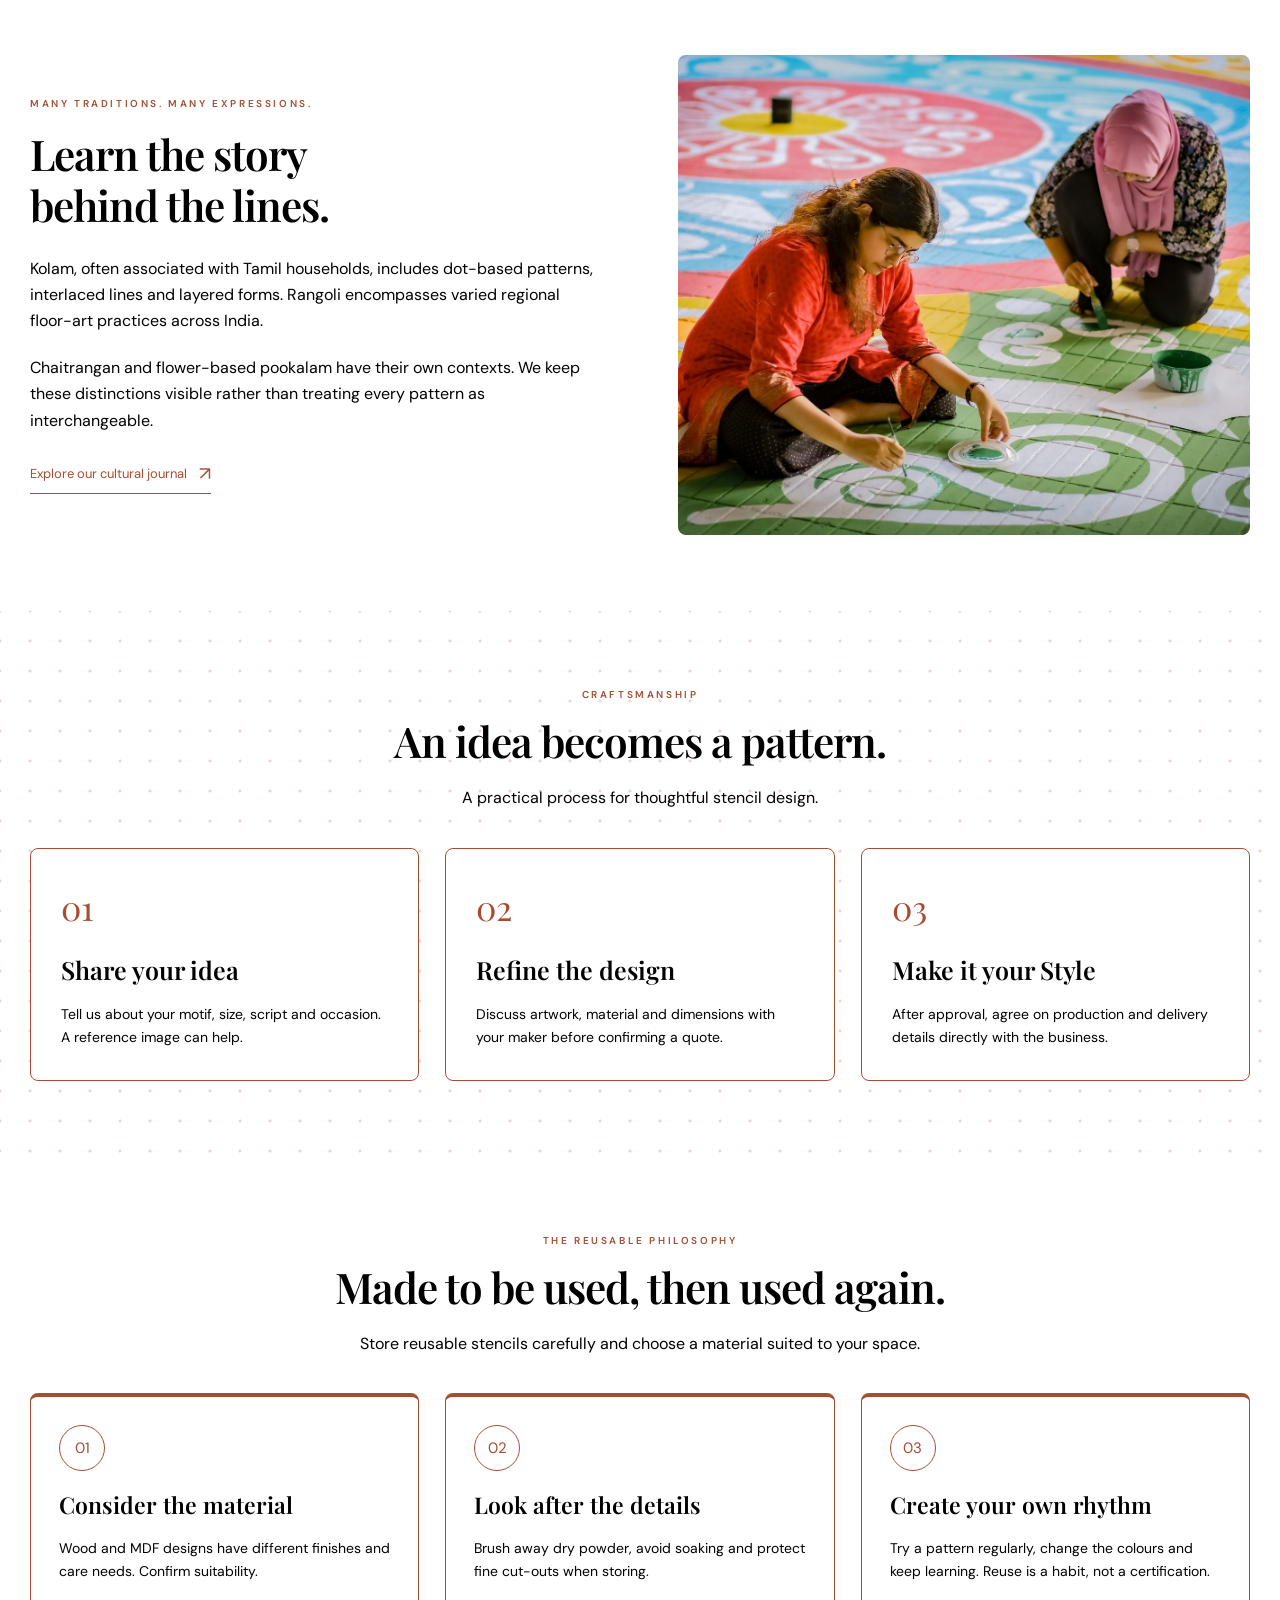
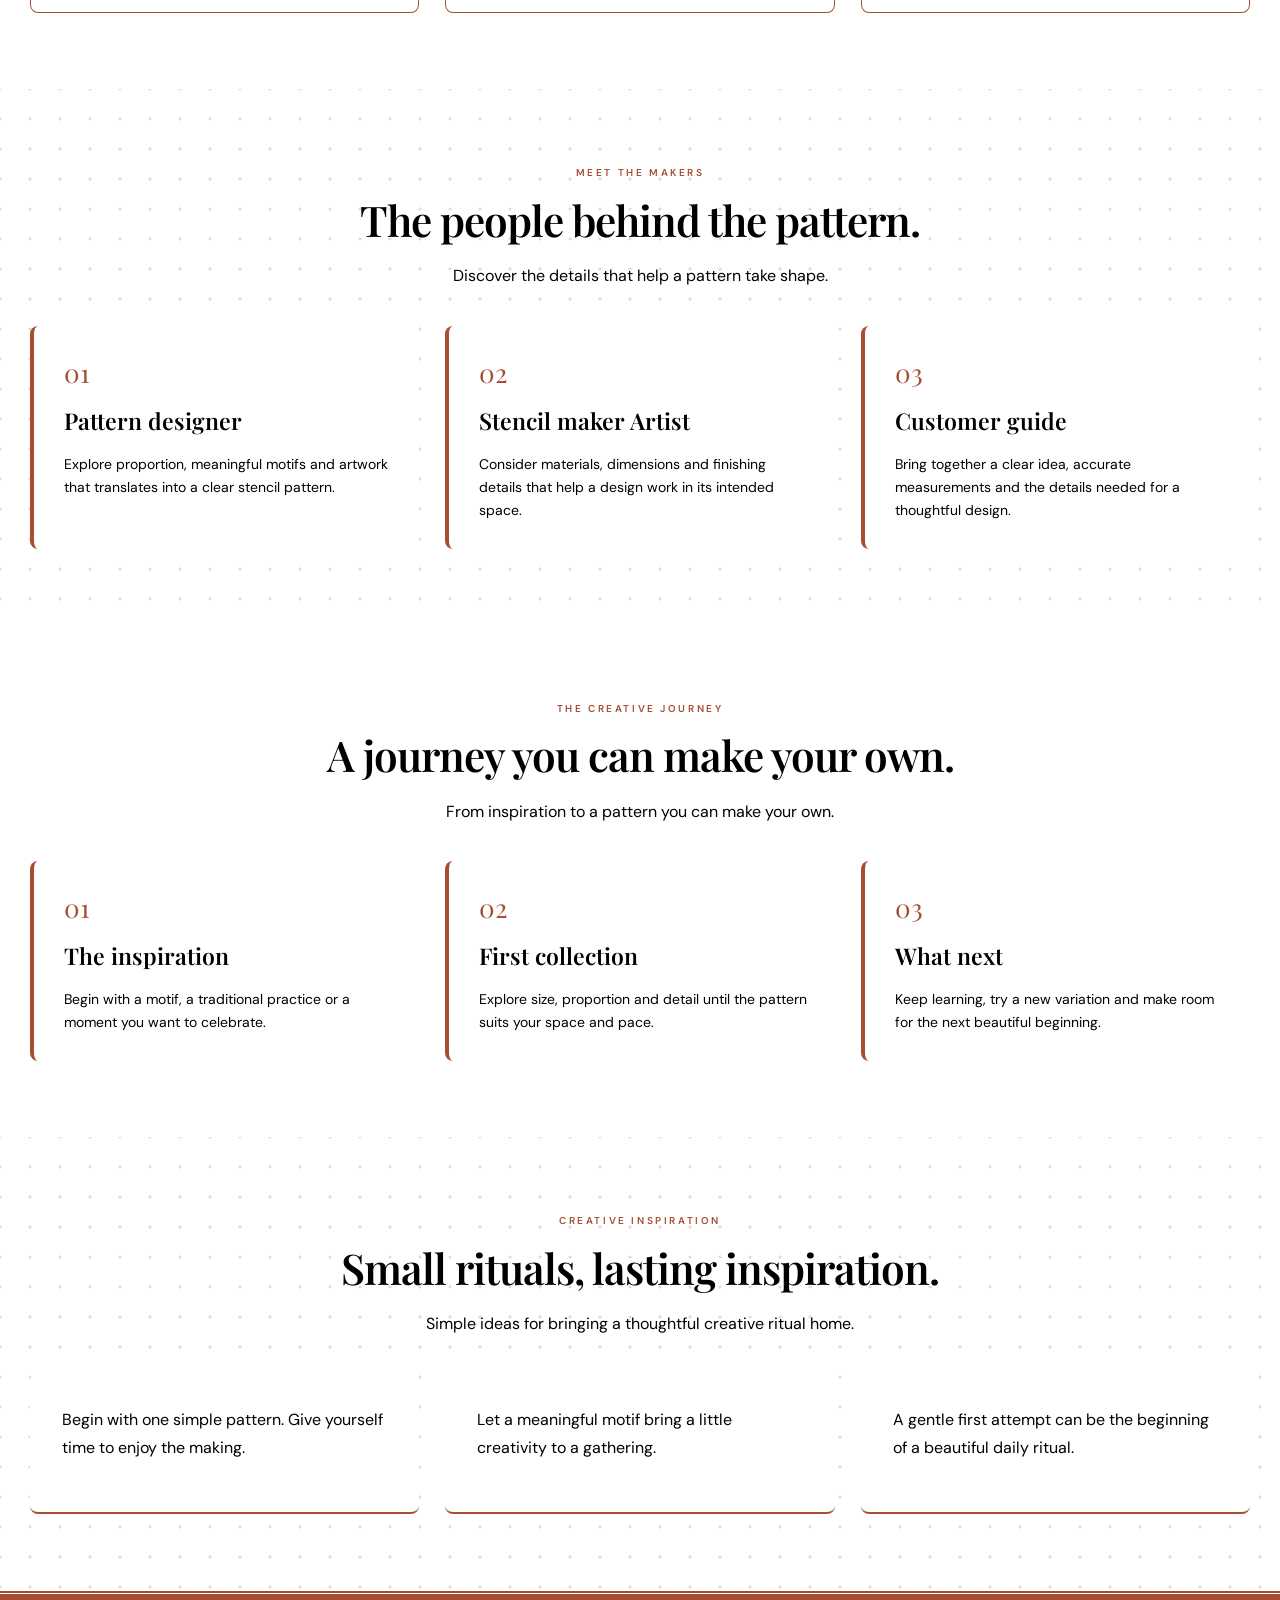
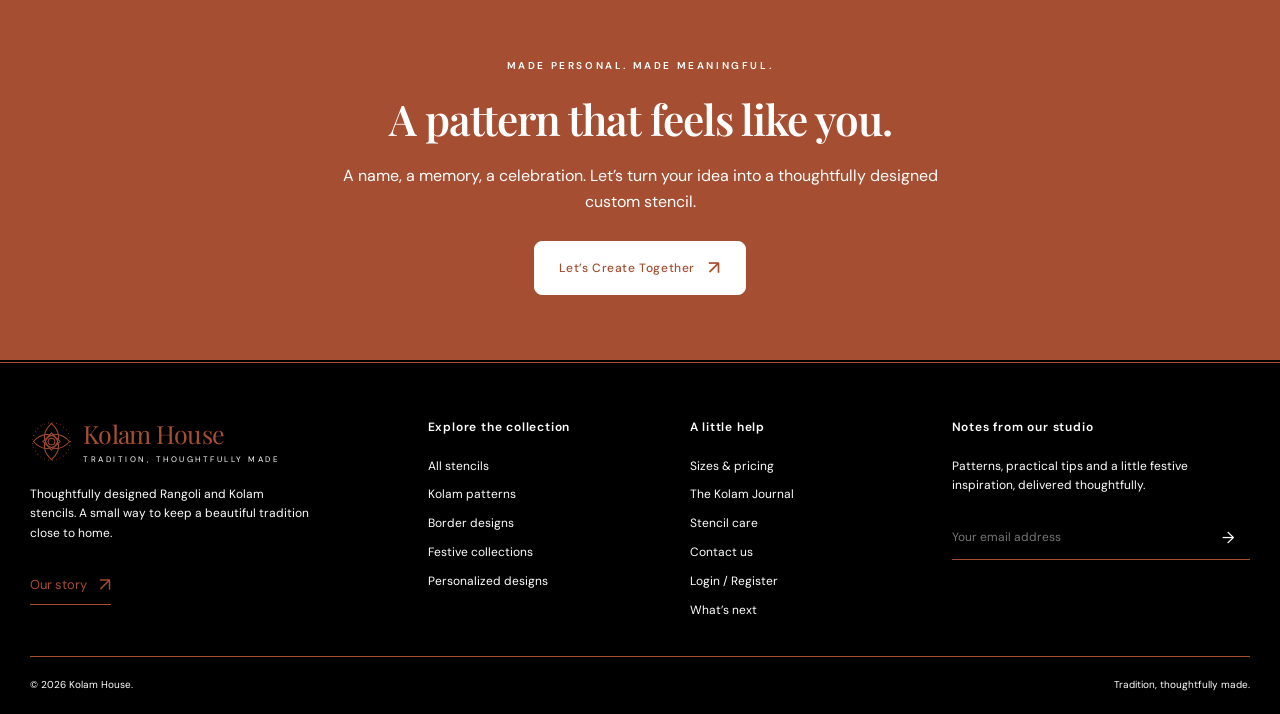
<file: about.html>
<!doctype html>
<html lang="en" dir="ltr">

<head>
    <meta charset="utf-8">
    <meta name="viewport" content="width=device-width,initial-scale=1">
    <meta name="theme-color" content="#ffffff">
    <title>Our Story | Kolam House</title>
    <meta name="description"
        content="Meet the Kolam House design philosophy: an approachable, culturally considered collection of Rangoli and Kolam stencil designs for modern everyday spaces.">
    <link rel="canonical" href="https://kolam-house-stencil.ezhil3013.chatgpt.site/about.html">
    <meta property="og:title" content="Our Story | Kolam House">
    <meta property="og:description"
        content="Meet the Kolam House design philosophy: an approachable, culturally considered collection of Rangoli and Kolam stencil designs for modern everyday spaces.">
    <meta property="og:type" content="website">
    <meta property="og:url" content="https://kolam-house-stencil.ezhil3013.chatgpt.site/about.html">
    <meta property="og:image" content="https://kolam-house-stencil.ezhil3013.chatgpt.site/assets/images/hero.webp">
    <link rel="icon" href="assets/favicon.svg" type="image/svg+xml">
    <link rel="preconnect" href="https://fonts.googleapis.com">
    <link rel="preconnect" href="https://fonts.gstatic.com" crossorigin>
    <link rel="stylesheet" href="assets/bootstrap.min.css">
    <link rel="stylesheet" href="assets/style.css">
    <script>try { document.documentElement.dataset.theme = localStorage.getItem('kolam-theme') || (matchMedia('(prefers-color-scheme:dark)').matches ? 'dark' : 'light'); document.documentElement.dir = localStorage.getItem('kolam-dir') || 'ltr' } catch (e) { }</script>
    <script
        type="application/ld+json">{"@context": "https://schema.org", "@type": "BreadcrumbList", "itemListElement": [{"@type": "ListItem", "position": 1, "name": "Home", "item": "https://kolam-house-stencil.ezhil3013.chatgpt.site/index.html"}, {"@type": "ListItem", "position": 2, "name": "Our Story", "item": "https://kolam-house-stencil.ezhil3013.chatgpt.site/about.html"}]}</script>
    <script src="assets/data.js" defer></script>
    <script src="assets/main.js" defer></script>
</head>

<body class="page-about"><a class="skip-link" href="#main">Skip to content</a>
    <div class="announcement">A little tradition. A beautiful beginning.   ·   Discover your next pattern</div>
    <header class="site-header">
        <div class="nav-wrap"><a class="brand" href="index.html" aria-label="Kolam House home"><svg viewbox="0 0 64 64"
                    fill="none" aria-hidden="true">
                    <g stroke="currentColor" stroke-width="1.5">
                        <path d="M32 5c14 13 14 27 0 40C18 32 18 18 32 5Z"></path>
                        <path d="M59 32C46 46 32 46 19 32 32 18 46 18 59 32Z"></path>
                        <path d="M32 59C18 46 18 32 32 19 46 32 46 46 32 59Z"></path>
                        <path d="M5 32C18 18 32 18 45 32 32 46 18 46 5 32Z"></path>
                        <circle cx="32" cy="32" r="5"></circle>
                        <circle cx="32" cy="32" r="28" stroke-dasharray="1 5"></circle>
                    </g>
                </svg><span class="brand-name">Kolam House<small>Tradition, thoughtfully made</small></span></a>
            <nav class="main-nav" id="main-nav" aria-label="Primary navigation">
                <details class="nav-drop home-drop">
                    <summary class="">Home +</summary>
                    <div class="dropdown"><a href="index.html">Home Page 1</a><a href="home-2.html">Home Page 2</a>
                    </div>
                </details><a href="products.html" class="">Shop</a><a href="festive-collections.html" class="">Festive
                    Collections</a><a href="custom-designs.html" class="">Custom Designs</a><a href="about.html"
                    class="active" aria-current="page">About Us</a><a href="contact.html" class="">Contact</a>
                <details class="nav-drop">
                    <summary>More +</summary>
                    <div class="dropdown"><a href="pricing.html">Pricing</a><a href="blog.html">Journal</a><a
                            href="product-details.html">Product Details</a><a href="blog-details.html">Blog
                            Details</a><a href="login.html">Login</a><a href="register.html">Register</a></div>
                </details>
            <div class="mobile-nav-tools" aria-label="Display preferences"><button class="icon-button" id="theme-toggle" aria-label="Switch colour theme"><svg
                        viewbox="0 0 24 24" fill="none" stroke="currentColor" stroke-width="1.5">
                        <path d="M20 15.2A8.6 8.6 0 0 1 8.8 4a8.7 8.7 0 1 0 11.2 11.2Z"></path>
                    </svg></button><button class="icon-button rtl-button" id="rtl-toggle"
                    aria-label="Switch to right-to-left layout" aria-pressed="false">RTL</button></div></nav>
            <div class="nav-actions"><a
                    class="btn  btn-small" href="contact.html">Enquire Now<span class="arrow"
                        aria-hidden="true">↗</span></a><button class="icon-button menu-button" id="menu-toggle"
                    aria-expanded="false" aria-controls="main-nav" aria-label="Open navigation">☰</button></div>
        </div>
    </header>
    <main id="main">
        <section class="page-hero background-hero"
            style="--page-background:url('assets/images/background/about-background.jpg')"><img
                class="page-background-image" src="assets/images/background/about-background.jpg" alt=""
                aria-hidden="true" decoding="async" fetchpriority="high"><span class="eyebrow">Our story</span>
            <h1>Keeping a beautiful tradition close.</h1>
            <p>A thoughtful approach to Rangoli and Kolam, made for the homes and celebrations of today.</p>
        </section>
        <section class="section">
            <div class="split">
                <div class="image-wrap"><img src="assets/images/placeholders/about-image-01.jpg" alt="Image slot"
                        width="512" height="512" class="image-motion" loading="lazy" decoding="async"
                        data-placeholder="true"></div>
                <div class="split-copy"><span class="eyebrow">A small idea with meaning</span>
                    <h2>Beauty at<br>the threshold.</h2>
                    <p>Kolam House explores one thoughtful idea: traditional floor art deserves a place in modern
                        everyday life.</p>
                    <p>A stencil does not replace the craft or the people who keep it alive. It offers a gentle entry
                        point—an invitation to try a pattern, learn its context and make time for creativity.</p>
                </div>
            </div>
        </section>
        <section class="section section-alt">
            <div class="section-heading"><span class="eyebrow">Our philosophy</span>
                <h2>Thoughtful in every direction.</h2>
                <p>A clear purpose, a considered design process and space for creativity.</p>
            </div>
            <div class="grid-3">
                <div class="benefit reveal"><span class="number">01</span>
                    <h3>Our mission</h3>
                    <p>Make exploring Rangoli and Kolam patterns approachable while respecting the traditions that
                        inspire them.</p>
                </div>
                <div class="benefit reveal"><span class="number">02</span>
                    <h3>Our vision</h3>
                    <p>A home where meaningful craft feels welcome, and more people feel confident to create.</p>
                </div>
                <div class="benefit reveal"><span class="number">03</span>
                    <h3>Our approach</h3>
                    <p>Consider proportion, cuttable detail, ease of use and the space where each pattern will live.</p>
                </div>
            </div>
        </section>
        <section class="section">
            <div class="split">
                <div class="split-copy"><span class="eyebrow">Many traditions. Many expressions.</span>
                    <h2>Learn the story<br>behind the lines.</h2>
                    <p>Kolam, often associated with Tamil households, includes dot-based patterns, interlaced lines and
                        layered forms. Rangoli encompasses varied regional floor-art practices across India.</p>
                    <p>Chaitrangan and flower-based pookalam have their own contexts. We keep these distinctions visible
                        rather than treating every pattern as interchangeable.</p><a class="text-link"
                        href="blog.html">Explore our cultural journal<span class="arrow" aria-hidden="true">↗</span></a>
                </div>
                <div class="image-wrap"><img src="assets/images/placeholders/about-image-02.jpg" alt="Image slot"
                        width="512" height="512" class="image-motion" loading="lazy" decoding="async"
                        data-placeholder="true"></div>
            </div>
        </section>
        <section class="section section-alt">
            <div class="section-heading"><span class="eyebrow">Craftsmanship</span>
                <h2>An idea becomes a pattern.</h2>
                <p>A practical process for thoughtful stencil design.</p>
            </div>
            <div class="grid-3 steps">
                <div class="step reveal"><span class="number">01</span>
                    <h3>Share your idea</h3>
                    <p>Tell us about your motif, size, script and occasion. A reference image can help.</p>
                </div>
                <div class="step reveal"><span class="number">02</span>
                    <h3>Refine the design</h3>
                    <p>Discuss artwork, material and dimensions with your maker before confirming a quote.</p>
                </div>
                <div class="step reveal"><span class="number">03</span>
                    <h3>Make it your Style</h3>
                    <p>After approval, agree on production and delivery details directly with the business.</p>
                </div>
            </div>
        </section>
        <section class="section care-section">
            <div class="section-heading"><span class="eyebrow">The reusable philosophy</span>
                <h2>Made to be used, then used again.</h2>
                <p>Store reusable stencils carefully and choose a material suited to your space.</p>
            </div>
            <div class="grid-3">
                <div class="benefit reveal"><span class="number">01</span>
                    <h3>Consider the material</h3>
                    <p>Wood and MDF designs have different finishes and care needs. Confirm suitability.
                    </p>
                </div>
                <div class="benefit reveal"><span class="number">02</span>
                    <h3>Look after the details</h3>
                    <p>Brush away dry powder, avoid soaking and protect fine cut-outs when storing.</p>
                </div>
                <div class="benefit reveal"><span class="number">03</span>
                    <h3>Create your own rhythm</h3>
                    <p>Try a pattern regularly, change the colours and keep learning. Reuse is a habit, not a
                        certification.</p>
                </div>
            </div>
        </section>
        <section class="section section-alt">
            <div class="section-heading"><span class="eyebrow">Meet the makers</span>
                <h2>The people behind the pattern.</h2>
                <p>Discover the details that help a pattern take shape.</p>
            </div>
            <div class="grid-3">
                <div class="benefit reveal"><span class="number">01</span>
                    <h3>Pattern designer</h3>
                    <p>Explore proportion, meaningful motifs and artwork that translates into a clear stencil pattern.
                    </p>
                </div>
                <div class="benefit reveal"><span class="number">02</span>
                    <h3>Stencil maker Artist</h3>
                    <p>Consider materials, dimensions and finishing details that help a design work in its intended
                        space.</p>
                </div>
                <div class="benefit reveal"><span class="number">03</span>
                    <h3>Customer guide</h3>
                    <p>Bring together a clear idea, accurate measurements and the details needed for a thoughtful design.</p>
                </div>
            </div>
        </section>
        <section class="section">
            <div class="section-heading"><span class="eyebrow">The creative journey</span>
                <h2>A journey you can make your own.</h2>
                <p>From inspiration to a pattern you can make your own.</p>
            </div>
            <div class="grid-3">
                <div class="benefit reveal"><span class="number">01</span>
                    <h3>The inspiration</h3>
                    <p>Begin with a motif, a traditional practice or a moment you want to celebrate.</p>
                </div>
                <div class="benefit reveal"><span class="number">02</span>
                    <h3>First collection</h3>
                    <p>Explore size, proportion and detail until the pattern suits your space and pace.</p>
                </div>
                <div class="benefit reveal"><span class="number">03</span>
                    <h3>What next</h3>
                    <p>Keep learning, try a new variation and make room for the next beautiful beginning.</p>
                </div>
            </div>
        </section>
        <section class="section section-alt">
            <div class="section-heading"><span class="eyebrow">Creative inspiration</span>
                <h2>Small rituals, lasting inspiration.</h2>
                <p>Simple ideas for bringing a thoughtful creative ritual home.</p>
            </div>
            <div class="grid-3">
                <article class="testimonial reveal">
                    <p class="quote">Begin with one simple pattern. Give yourself time to enjoy the making.</p>
                </article>
                <article class="testimonial reveal">
                    <p class="quote">Let a meaningful motif bring a little creativity to a gathering.</p>
                </article>
                <article class="testimonial reveal">
                    <p class="quote">A gentle first attempt can be the beginning of a beautiful daily ritual.</p>
                </article>
            </div>
        </section>
        <section class="cta-section"><span class="eyebrow">Made personal. Made meaningful.</span>
            <h2>A pattern that feels like you.</h2>
            <p>A name, a memory, a celebration. Let’s turn your idea into a thoughtfully designed custom stencil.</p><a
                class="btn  " href="custom-designs.html">Let’s Create Together<span class="arrow"
                    aria-hidden="true">↗</span></a>
        </section>
    </main>
    <footer class="site-footer">
        <div class="footer-grid">
            <div><a class="brand" href="index.html" aria-label="Kolam House home"><svg viewbox="0 0 64 64" fill="none"
                        aria-hidden="true">
                        <g stroke="currentColor" stroke-width="1.5">
                            <path d="M32 5c14 13 14 27 0 40C18 32 18 18 32 5Z"></path>
                            <path d="M59 32C46 46 32 46 19 32 32 18 46 18 59 32Z"></path>
                            <path d="M32 59C18 46 18 32 32 19 46 32 46 46 32 59Z"></path>
                            <path d="M5 32C18 18 32 18 45 32 32 46 18 46 5 32Z"></path>
                            <circle cx="32" cy="32" r="5"></circle>
                            <circle cx="32" cy="32" r="28" stroke-dasharray="1 5"></circle>
                        </g>
                    </svg><span class="brand-name">Kolam House<small>Tradition, thoughtfully made</small></span></a>
                <p>Thoughtfully designed Rangoli and Kolam stencils. A small way to keep a beautiful tradition close to
                    home.</p><a class="text-link" href="about.html">Our story<span class="arrow"
                        aria-hidden="true">↗</span></a>
            </div>
            <div>
                <h3>Explore the collection</h3>
                <div class="footer-links"><a href="products.html">All stencils</a><a
                        href="products.html?category=Kambi%20Kolam">Kolam patterns</a><a
                        href="products.html?category=Border%20Rangoli%20Designs">Border designs</a><a
                        href="festive-collections.html">Festive collections</a><a
                        href="custom-designs.html">Personalized designs</a></div>
            </div>
            <div>
                <h3>A little help</h3>
                <div class="footer-links"><a href="pricing.html">Sizes &amp; pricing</a><a href="blog.html">The Kolam
                        Journal</a><a href="blog-details.html?id=stencil-care">Stencil care</a><a
                        href="contact.html">Contact us</a><a href="login.html">Login / Register</a><a
                        href="coming-soon.html">What’s next</a></div>
            </div>
            <div>
                <h3>Notes from our studio</h3>
                <p>Patterns, practical tips and a little festive inspiration, delivered thoughtfully.</p>
                <form class="newsletter demo-form" data-kind="newsletter"><label class="visually-hidden"
                        for="footer-email">Email address</label><input id="footer-email" name="email" type="email"
                        placeholder="Your email address" required><button type="submit"
                        aria-label="Subscribe to studio notes">→</button>
                    <div class="form-status visually-hidden" role="status"></div>
                </form>
            </div>
        </div>
        <div class="footer-bottom"><span>© 2026 Kolam House.</span><span>Tradition, thoughtfully made.</span></div>
    </footer><button id="to-top" class="to-top" aria-label="Back to top">↑</button>
    <div id="toast" class="toast" role="status" hidden></div>
</body>

</html>
</file>
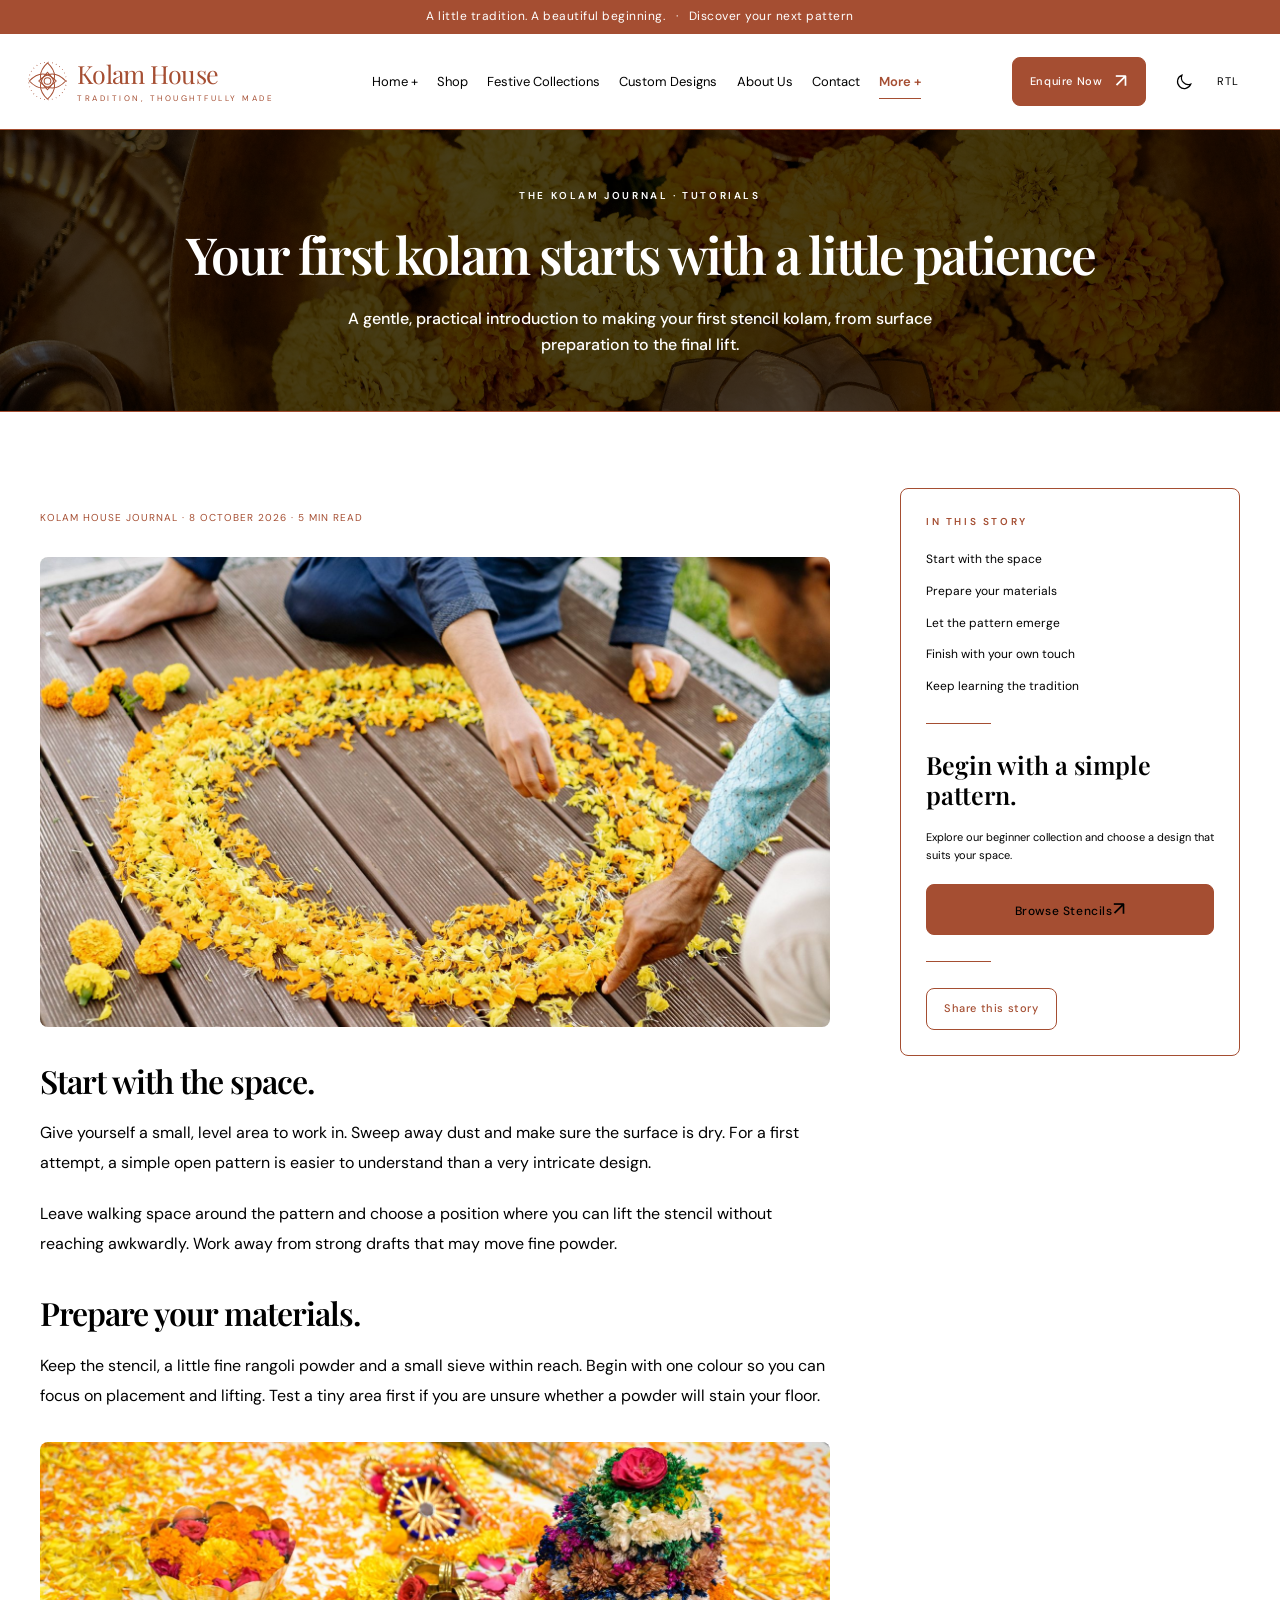
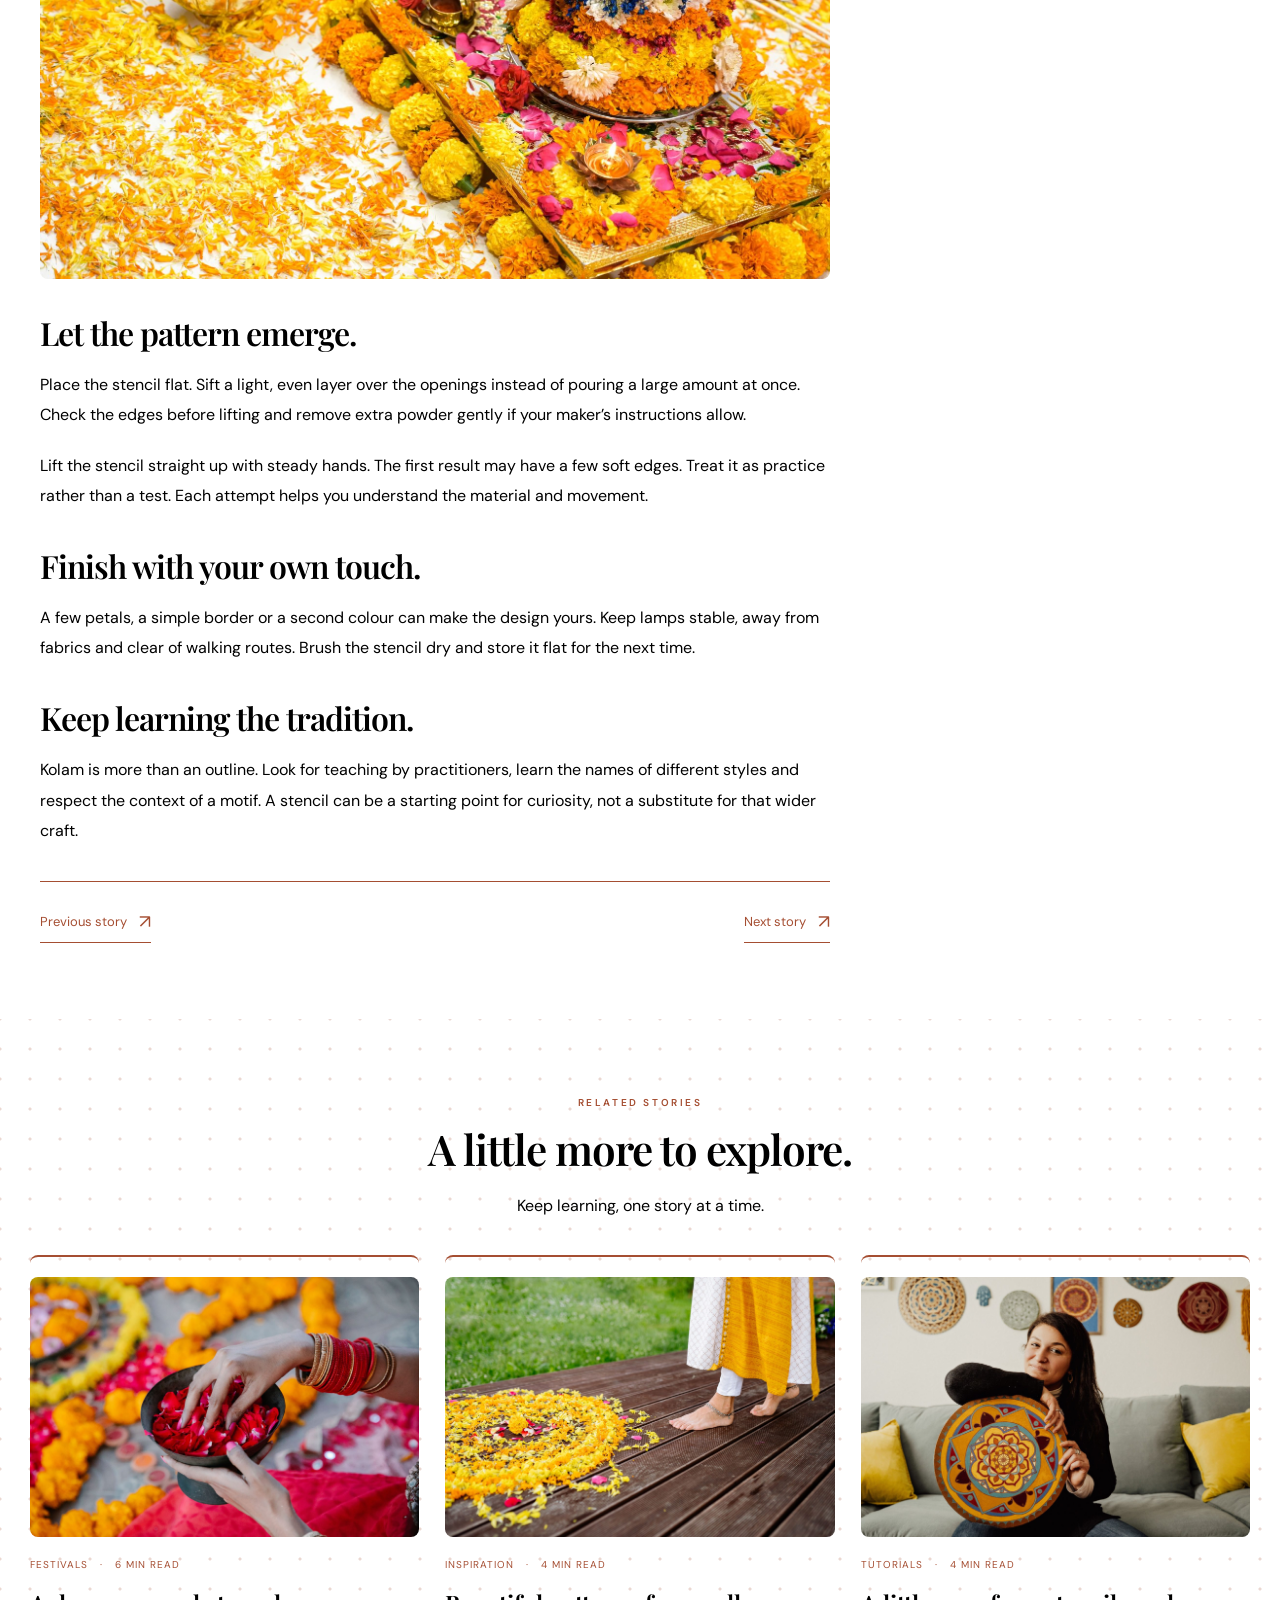
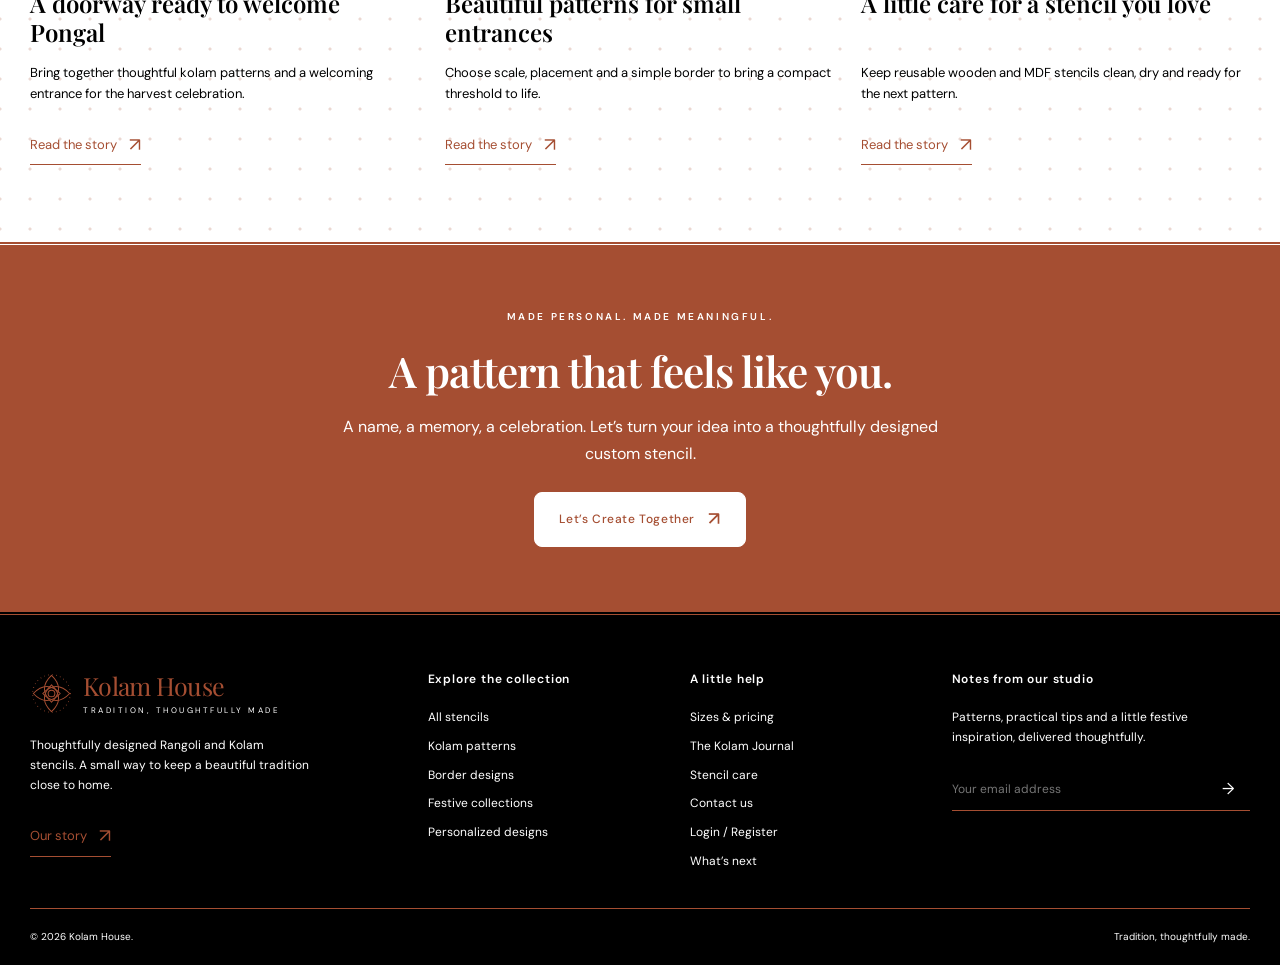
<file: blog-details.html>
<!doctype html><html lang="en" dir="ltr"><head><meta charset="utf-8"><meta name="viewport" content="width=device-width,initial-scale=1"><meta name="theme-color" content="#ffffff"><title>Your First Kolam | Kolam House Journal</title><meta name="description" content="Learn to prepare a surface, sift powder and lift your first kolam stencil with care. Explore practical guidance and keep learning the traditions behind the art."><link rel="canonical" href="https://kolam-house-stencil.ezhil3013.chatgpt.site/blog-details.html"><meta property="og:title" content="Your First Kolam | Kolam House Journal"><meta property="og:description" content="Learn to prepare a surface, sift powder and lift your first kolam stencil with care. Explore practical guidance and keep learning the traditions behind the art."><meta property="og:type" content="website"><meta property="og:url" content="https://kolam-house-stencil.ezhil3013.chatgpt.site/blog-details.html"><meta property="og:image" content="https://kolam-house-stencil.ezhil3013.chatgpt.site/assets/images/hero.webp"><link rel="icon" href="assets/favicon.svg" type="image/svg+xml"><link rel="preconnect" href="https://fonts.googleapis.com"><link rel="preconnect" href="https://fonts.gstatic.com" crossorigin><link rel="stylesheet" href="assets/bootstrap.min.css"><link rel="stylesheet" href="assets/style.css"><script>try{document.documentElement.dataset.theme=localStorage.getItem('kolam-theme')||(matchMedia('(prefers-color-scheme:dark)').matches?'dark':'light');document.documentElement.dir=localStorage.getItem('kolam-dir')||'ltr'}catch(e){}</script><script type="application/ld+json">{"@context": "https://schema.org", "@type": "BreadcrumbList", "itemListElement": [{"@type": "ListItem", "position": 1, "name": "Home", "item": "https://kolam-house-stencil.ezhil3013.chatgpt.site/index.html"}, {"@type": "ListItem", "position": 2, "name": "Your First Kolam", "item": "https://kolam-house-stencil.ezhil3013.chatgpt.site/blog-details.html"}]}</script><script src="assets/data.js" defer></script><script src="assets/main.js" defer></script></head><body class="page-blog-details"><a class="skip-link" href="#main">Skip to content</a><div class="announcement">A little tradition. A beautiful beginning.   ·   Discover your next pattern</div><header class="site-header"><div class="nav-wrap"><a class="brand" href="index.html" aria-label="Kolam House home"><svg viewbox="0 0 64 64" fill="none" aria-hidden="true"><g stroke="currentColor" stroke-width="1.5"><path d="M32 5c14 13 14 27 0 40C18 32 18 18 32 5Z"></path><path d="M59 32C46 46 32 46 19 32 32 18 46 18 59 32Z"></path><path d="M32 59C18 46 18 32 32 19 46 32 46 46 32 59Z"></path><path d="M5 32C18 18 32 18 45 32 32 46 18 46 5 32Z"></path><circle cx="32" cy="32" r="5"></circle><circle cx="32" cy="32" r="28" stroke-dasharray="1 5"></circle></g></svg><span class="brand-name">Kolam House<small>Tradition, thoughtfully made</small></span></a><nav class="main-nav" id="main-nav" aria-label="Primary navigation"><details class="nav-drop home-drop"><summary class="">Home +</summary><div class="dropdown"><a href="index.html">Home Page 1</a><a href="home-2.html">Home Page 2</a></div></details><a href="products.html" class="">Shop</a><a href="festive-collections.html" class="">Festive Collections</a><a href="custom-designs.html" class="">Custom Designs</a><a href="about.html" class="">About Us</a><a href="contact.html" class="">Contact</a><details class="nav-drop"><summary class="active" aria-current="true">More +</summary><div class="dropdown"><a href="pricing.html">Pricing</a><a href="blog.html">Journal</a><a href="product-details.html">Product Details</a><a href="blog-details.html" class="active" aria-current="page">Blog Details</a><a href="login.html">Login</a><a href="register.html">Register</a></div></details><div class="mobile-nav-tools" aria-label="Display preferences"><button class="icon-button" id="theme-toggle" aria-label="Switch colour theme"><svg viewbox="0 0 24 24" fill="none" stroke="currentColor" stroke-width="1.5"><path d="M20 15.2A8.6 8.6 0 0 1 8.8 4a8.7 8.7 0 1 0 11.2 11.2Z"></path></svg></button><button class="icon-button rtl-button" id="rtl-toggle" aria-label="Switch to right-to-left layout" aria-pressed="false">RTL</button></div></nav><div class="nav-actions"><a class="btn  btn-small" href="contact.html">Enquire Now<span class="arrow" aria-hidden="true">↗</span></a><button class="icon-button menu-button" id="menu-toggle" aria-expanded="false" aria-controls="main-nav" aria-label="Open navigation">☰</button></div></div></header><main id="main"><section class="page-hero background-hero" style="--page-background:url('assets/images/background/blog-details-background.jpg')"><img class="page-background-image" src="assets/images/background/blog-details-background.jpg" alt="" aria-hidden="true" decoding="async" fetchpriority="high"><span class="eyebrow">The Kolam Journal · Tutorials</span><h1>Your first kolam starts with a little patience</h1><p>A gentle, practical introduction to making your first stencil kolam, from surface preparation to the final lift.</p></section><section class="section"><div class="article-layout"><article class="article-content" id="article-body"><p class="article-meta">Kolam House Journal · 8 October 2026 · 5 min read</p><img src="assets/images/placeholders/blog-details-image-01.jpg" alt="Image slot" width="512" height="512" class="image-motion" loading="lazy" decoding="async" data-placeholder="true"><h2 id="start">Start with the space.</h2><p>Give yourself a small, level area to work in. Sweep away dust and make sure the surface is dry. For a first attempt, a simple open pattern is easier to understand than a very intricate design.</p><p>Leave walking space around the pattern and choose a position where you can lift the stencil without reaching awkwardly. Work away from strong drafts that may move fine powder.</p><h2 id="prepare">Prepare your materials.</h2><p>Keep the stencil, a little fine rangoli powder and a small sieve within reach. Begin with one colour so you can focus on placement and lifting. Test a tiny area first if you are unsure whether a powder will stain your floor.</p><img src="assets/images/placeholders/blog-details-image-02.jpg" alt="Image slot" width="512" height="512" class="image-motion" loading="lazy" decoding="async" data-placeholder="true"><h2 id="create">Let the pattern emerge.</h2><p>Place the stencil flat. Sift a light, even layer over the openings instead of pouring a large amount at once. Check the edges before lifting and remove extra powder gently if your maker’s instructions allow.</p><p>Lift the stencil straight up with steady hands. The first result may have a few soft edges. Treat it as practice rather than a test. Each attempt helps you understand the material and movement.</p><h2 id="finish">Finish with your own touch.</h2><p>A few petals, a simple border or a second colour can make the design yours. Keep lamps stable, away from fabrics and clear of walking routes. Brush the stencil dry and store it flat for the next time.</p><h2 id="tradition">Keep learning the tradition.</h2><p>Kolam is more than an outline. Look for teaching by practitioners, learn the names of different styles and respect the context of a motif. A stencil can be a starting point for curiosity, not a substitute for that wider craft.</p><div class="article-nav"><a class="text-link" href="blog-details.html?id=personal-design">Previous story<span class="arrow" aria-hidden="true">↗</span></a><a class="text-link" href="blog-details.html?id=pongal">Next story<span class="arrow" aria-hidden="true">↗</span></a></div></article><aside class="article-sidebar"><span class="eyebrow">In this story</span><nav aria-label="Table of contents" id="article-toc"><a href="#start">Start with the space</a><a href="#prepare">Prepare your materials</a><a href="#create">Let the pattern emerge</a><a href="#finish">Finish with your own touch</a><a href="#tradition">Keep learning the tradition</a></nav><div class="mini-line"></div><h3>Begin with a simple pattern.</h3><p class="help">Explore our beginner collection and choose a design that suits your space.</p><a class="btn  btn-small" href="products.html?complexity=Beginner">Browse Stencils<span class="arrow" aria-hidden="true">↗</span></a><div class="mini-line"></div><button class="btn btn-outline btn-small" id="share-article">Share this story</button></aside></div></section><section class="section section-alt"><div class="section-heading"><span class="eyebrow">Related stories</span><h2>A little more to explore.</h2><p>Keep learning, one story at a time.</p></div><div class="grid-3" id="related-posts"><article class="article-card reveal"><a class="image-wrap" href="blog-details.html?id=pongal"><img src="assets/images/placeholders/blog-details-image-03.jpg" alt="Image slot" width="512" height="512" class="image-motion" loading="lazy" decoding="async" data-placeholder="true"></a><div class="article-meta">Festivals   ·   6 min read</div><h3><a href="blog-details.html?id=pongal">A doorway ready to welcome Pongal</a></h3><p>Bring together thoughtful kolam patterns and a welcoming entrance for the harvest celebration.</p><a class="text-link" href="blog-details.html?id=pongal">Read the story<span class="arrow" aria-hidden="true">↗</span></a></article><article class="article-card reveal"><a class="image-wrap" href="blog-details.html?id=small-spaces"><img src="assets/images/placeholders/blog-details-image-04.jpg" alt="Image slot" width="512" height="512" class="image-motion" loading="lazy" decoding="async" data-placeholder="true"></a><div class="article-meta">Inspiration   ·   4 min read</div><h3><a href="blog-details.html?id=small-spaces">Beautiful patterns for small entrances</a></h3><p>Choose scale, placement and a simple border to bring a compact threshold to life.</p><a class="text-link" href="blog-details.html?id=small-spaces">Read the story<span class="arrow" aria-hidden="true">↗</span></a></article><article class="article-card reveal"><a class="image-wrap" href="blog-details.html?id=stencil-care"><img src="assets/images/placeholders/blog-details-image-05.jpg" alt="Image slot" width="512" height="512" class="image-motion" loading="lazy" decoding="async" data-placeholder="true"></a><div class="article-meta">Tutorials   ·   4 min read</div><h3><a href="blog-details.html?id=stencil-care">A little care for a stencil you love</a></h3><p>Keep reusable wooden and MDF stencils clean, dry and ready for the next pattern.</p><a class="text-link" href="blog-details.html?id=stencil-care">Read the story<span class="arrow" aria-hidden="true">↗</span></a></article></div></section><section class="cta-section"><span class="eyebrow">Made personal. Made meaningful.</span><h2>A pattern that feels like you.</h2><p>A name, a memory, a celebration. Let’s turn your idea into a thoughtfully designed custom stencil.</p><a class="btn  " href="custom-designs.html">Let’s Create Together<span class="arrow" aria-hidden="true">↗</span></a></section></main><footer class="site-footer"><div class="footer-grid"><div><a class="brand" href="index.html" aria-label="Kolam House home"><svg viewbox="0 0 64 64" fill="none" aria-hidden="true"><g stroke="currentColor" stroke-width="1.5"><path d="M32 5c14 13 14 27 0 40C18 32 18 18 32 5Z"></path><path d="M59 32C46 46 32 46 19 32 32 18 46 18 59 32Z"></path><path d="M32 59C18 46 18 32 32 19 46 32 46 46 32 59Z"></path><path d="M5 32C18 18 32 18 45 32 32 46 18 46 5 32Z"></path><circle cx="32" cy="32" r="5"></circle><circle cx="32" cy="32" r="28" stroke-dasharray="1 5"></circle></g></svg><span class="brand-name">Kolam House<small>Tradition, thoughtfully made</small></span></a><p>Thoughtfully designed Rangoli and Kolam stencils. A small way to keep a beautiful tradition close to home.</p><a class="text-link" href="about.html">Our story<span class="arrow" aria-hidden="true">↗</span></a></div><div><h3>Explore the collection</h3><div class="footer-links"><a href="products.html">All stencils</a><a href="products.html?category=Kambi%20Kolam">Kolam patterns</a><a href="products.html?category=Border%20Rangoli%20Designs">Border designs</a><a href="festive-collections.html">Festive collections</a><a href="custom-designs.html">Personalized designs</a></div></div><div><h3>A little help</h3><div class="footer-links"><a href="pricing.html">Sizes &amp; pricing</a><a href="blog.html">The Kolam Journal</a><a href="blog-details.html?id=stencil-care">Stencil care</a><a href="contact.html">Contact us</a><a href="login.html">Login / Register</a><a href="coming-soon.html">What’s next</a></div></div><div><h3>Notes from our studio</h3><p>Patterns, practical tips and a little festive inspiration, delivered thoughtfully.</p><form class="newsletter demo-form" data-kind="newsletter"><label class="visually-hidden" for="footer-email">Email address</label><input id="footer-email" name="email" type="email" placeholder="Your email address" required><button type="submit" aria-label="Subscribe to studio notes">→</button><div class="form-status visually-hidden" role="status"></div></form></div></div><div class="footer-bottom"><span>© 2026 Kolam House.</span><span>Tradition, thoughtfully made.</span></div></footer><button id="to-top" class="to-top" aria-label="Back to top">↑</button><div id="toast" class="toast" role="status" hidden></div></body></html>
</file>
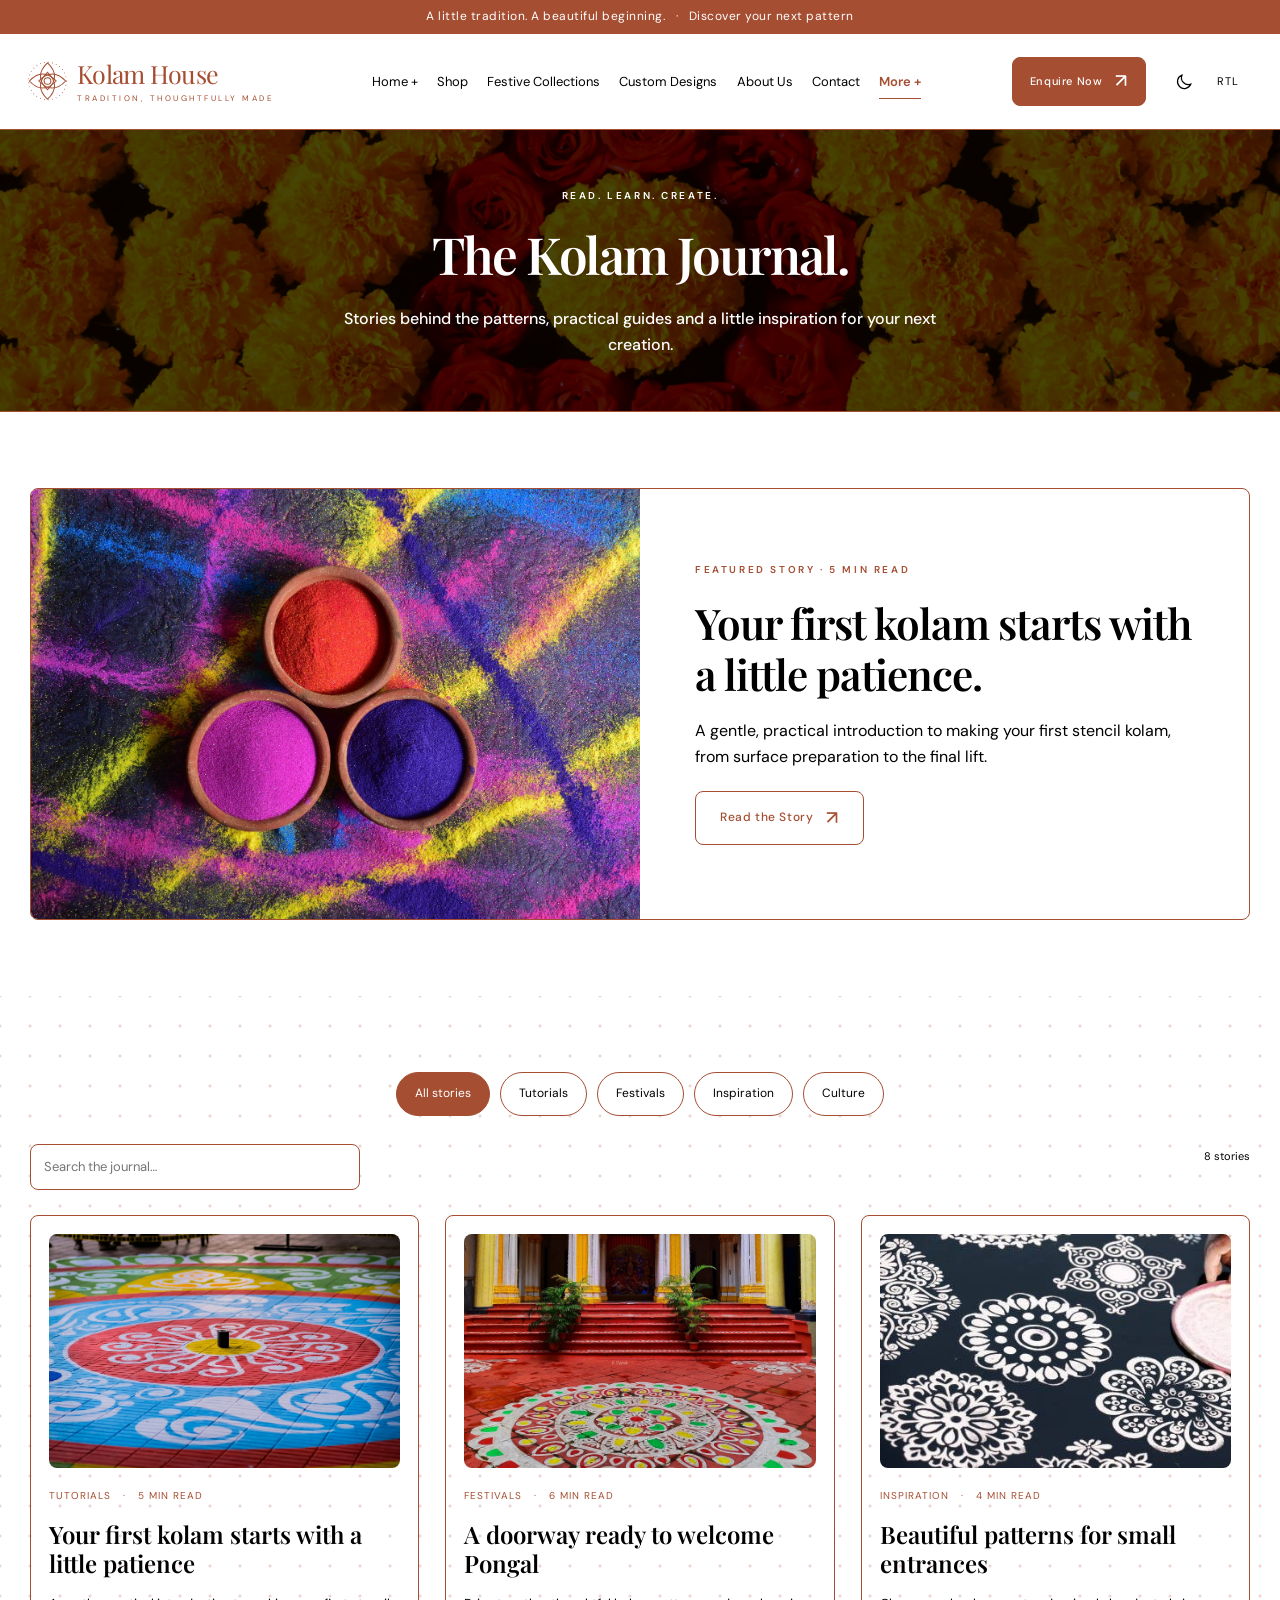
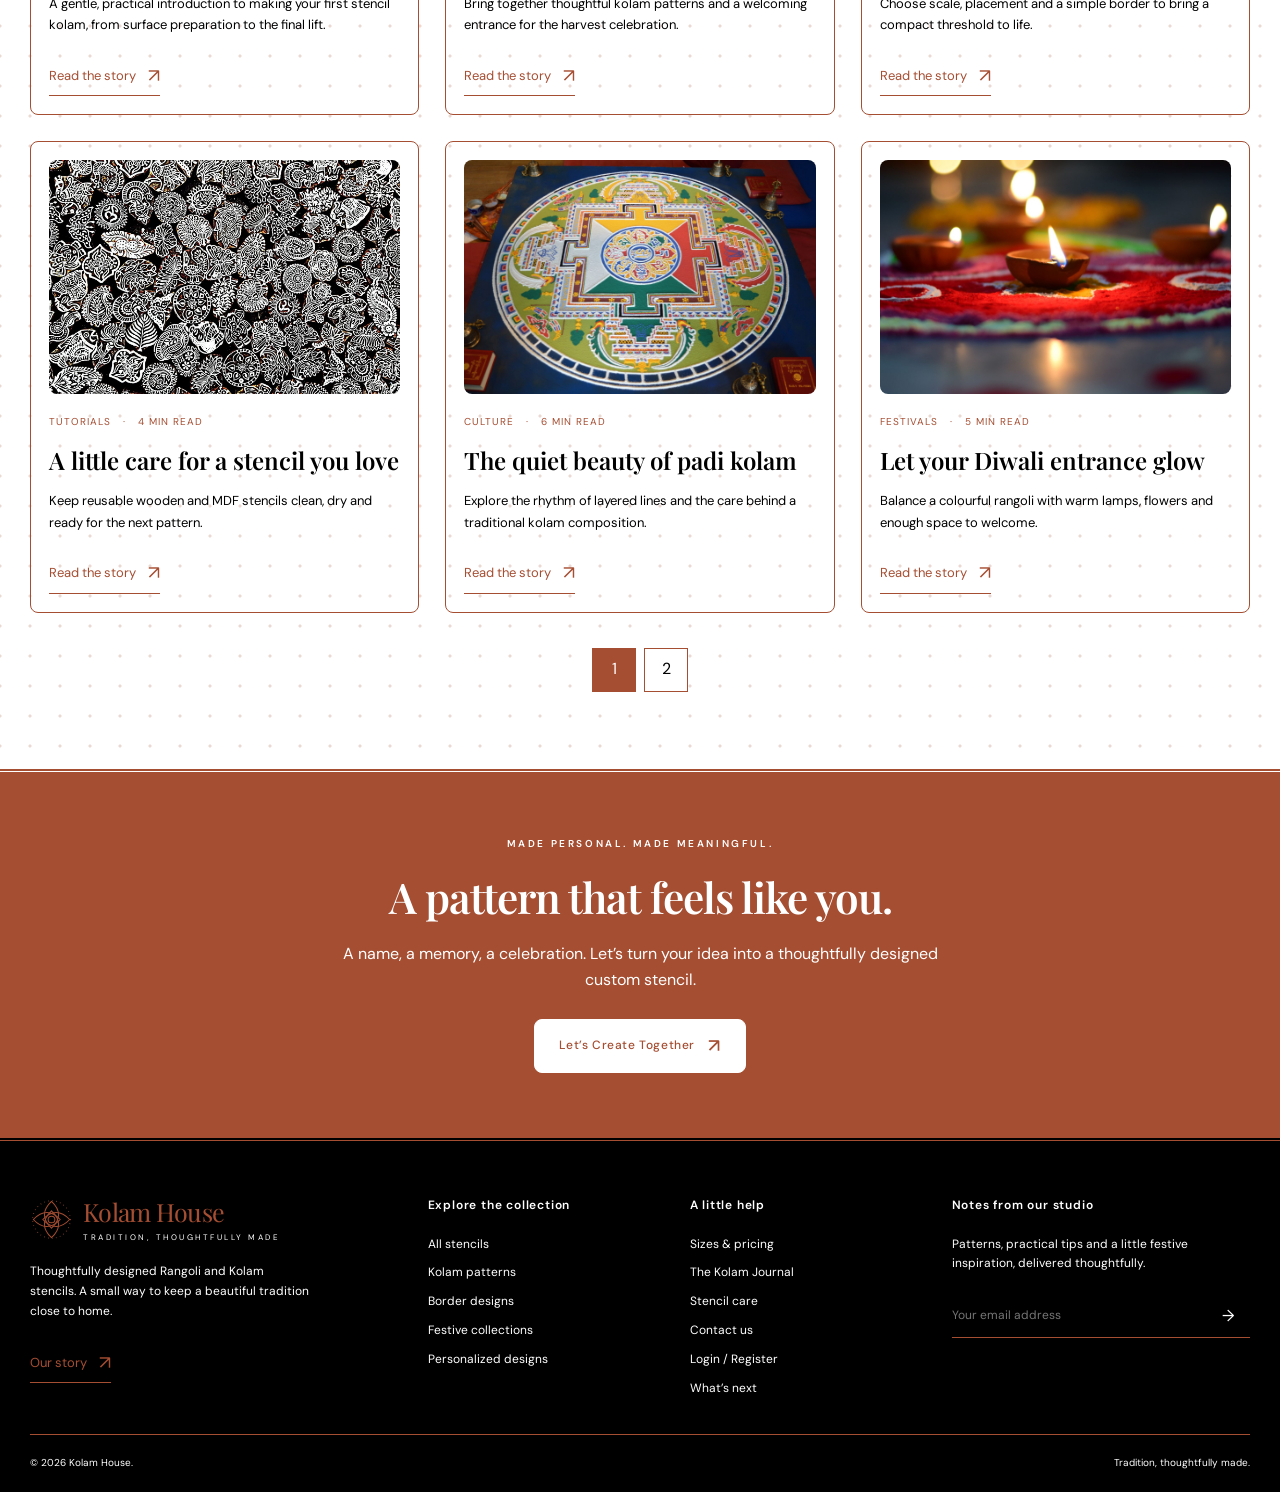
<file: blog.html>
<!doctype html>
<html lang="en" dir="ltr">

<head>
    <meta charset="utf-8">
    <meta name="viewport" content="width=device-width,initial-scale=1">
    <meta name="theme-color" content="#ffffff">
    <title>The Kolam Journal | Kolam House</title>
    <meta name="description"
        content="Read the Kolam Journal for practical stencil tutorials, cultural context, festive inspiration and thoughtful ideas for decorating entrances and shared spaces.">
    <link rel="canonical" href="https://kolam-house-stencil.ezhil3013.chatgpt.site/blog.html">
    <meta property="og:title" content="The Kolam Journal | Kolam House">
    <meta property="og:description"
        content="Read the Kolam Journal for practical stencil tutorials, cultural context, festive inspiration and thoughtful ideas for decorating entrances and shared spaces.">
    <meta property="og:type" content="website">
    <meta property="og:url" content="https://kolam-house-stencil.ezhil3013.chatgpt.site/blog.html">
    <meta property="og:image" content="https://kolam-house-stencil.ezhil3013.chatgpt.site/assets/images/hero.webp">
    <link rel="icon" href="assets/favicon.svg" type="image/svg+xml">
    <link rel="preconnect" href="https://fonts.googleapis.com">
    <link rel="preconnect" href="https://fonts.gstatic.com" crossorigin>
    <link rel="stylesheet" href="assets/bootstrap.min.css">
    <link rel="stylesheet" href="assets/style.css">
    <script>try { document.documentElement.dataset.theme = localStorage.getItem('kolam-theme') || (matchMedia('(prefers-color-scheme:dark)').matches ? 'dark' : 'light'); document.documentElement.dir = localStorage.getItem('kolam-dir') || 'ltr' } catch (e) { }</script>
    <script
        type="application/ld+json">{"@context": "https://schema.org", "@type": "BreadcrumbList", "itemListElement": [{"@type": "ListItem", "position": 1, "name": "Home", "item": "https://kolam-house-stencil.ezhil3013.chatgpt.site/index.html"}, {"@type": "ListItem", "position": 2, "name": "The Kolam Journal", "item": "https://kolam-house-stencil.ezhil3013.chatgpt.site/blog.html"}]}</script>
    <script src="assets/data.js" defer></script>
    <script src="assets/main.js" defer></script>
</head>

<body class="page-blog"><a class="skip-link" href="#main">Skip to content</a>
    <div class="announcement">A little tradition. A beautiful beginning.   ·   Discover your next pattern</div>
    <header class="site-header">
        <div class="nav-wrap"><a class="brand" href="index.html" aria-label="Kolam House home"><svg viewbox="0 0 64 64"
                    fill="none" aria-hidden="true">
                    <g stroke="currentColor" stroke-width="1.5">
                        <path d="M32 5c14 13 14 27 0 40C18 32 18 18 32 5Z"></path>
                        <path d="M59 32C46 46 32 46 19 32 32 18 46 18 59 32Z"></path>
                        <path d="M32 59C18 46 18 32 32 19 46 32 46 46 32 59Z"></path>
                        <path d="M5 32C18 18 32 18 45 32 32 46 18 46 5 32Z"></path>
                        <circle cx="32" cy="32" r="5"></circle>
                        <circle cx="32" cy="32" r="28" stroke-dasharray="1 5"></circle>
                    </g>
                </svg><span class="brand-name">Kolam House<small>Tradition, thoughtfully made</small></span></a>
            <nav class="main-nav" id="main-nav" aria-label="Primary navigation">
                <details class="nav-drop home-drop">
                    <summary class="">Home +</summary>
                    <div class="dropdown"><a href="index.html">Home Page 1</a><a href="home-2.html">Home Page 2</a>
                    </div>
                </details><a href="products.html" class="">Shop</a><a href="festive-collections.html" class="">Festive
                    Collections</a><a href="custom-designs.html" class="">Custom Designs</a><a href="about.html"
                    class="">About Us</a><a href="contact.html" class="">Contact</a>
                <details class="nav-drop">
                    <summary class="active" aria-current="true">More +</summary>
                    <div class="dropdown"><a href="pricing.html">Pricing</a><a href="blog.html" class="active"
                            aria-current="page">Journal</a><a href="product-details.html">Product Details</a><a
                            href="blog-details.html">Blog Details</a><a href="login.html">Login</a><a
                            href="register.html">Register</a></div>
                </details>
            <div class="mobile-nav-tools" aria-label="Display preferences"><button class="icon-button" id="theme-toggle" aria-label="Switch colour theme"><svg
                        viewbox="0 0 24 24" fill="none" stroke="currentColor" stroke-width="1.5">
                        <path d="M20 15.2A8.6 8.6 0 0 1 8.8 4a8.7 8.7 0 1 0 11.2 11.2Z"></path>
                    </svg></button><button class="icon-button rtl-button" id="rtl-toggle"
                    aria-label="Switch to right-to-left layout" aria-pressed="false">RTL</button></div></nav>
            <div class="nav-actions"><a
                    class="btn  btn-small" href="contact.html">Enquire Now<span class="arrow"
                        aria-hidden="true">↗</span></a><button class="icon-button menu-button" id="menu-toggle"
                    aria-expanded="false" aria-controls="main-nav" aria-label="Open navigation">☰</button></div>
        </div>
    </header>
    <main id="main">
        <section class="page-hero background-hero"
            style="--page-background:url('assets/images/background/blog-background.jpg')"><img
                class="page-background-image" src="assets/images/background/blog-background.jpg" alt=""
                aria-hidden="true" decoding="async" fetchpriority="high"><span class="eyebrow">Read. Learn.
                Create.</span>
            <h1>The Kolam Journal.</h1>
            <p>Stories behind the patterns, practical guides and a little inspiration for your next creation.</p>
        </section>
        <section class="section">
            <div class="festival-banner"><img src="assets/images/placeholders/blog-image-01.jpg" alt="Image slot"
                    width="512" height="512" class="image-motion" loading="lazy" decoding="async"
                    data-placeholder="true">
                <div class="festival-copy"><span class="eyebrow">Featured story · 5 min read</span>
                    <h2>Your first kolam starts with a little patience.</h2>
                    <p>A gentle, practical introduction to making your first stencil kolam, from surface preparation to
                        the final lift.</p><a class="btn btn-outline " href="blog-details.html?id=first-kolam">Read the
                        Story<span class="arrow" aria-hidden="true">↗</span></a>
                </div>
            </div>
        </section>
        <section class="section section-alt">
            <div class="pills" id="blog-filters"><button class="pill active" data-category="All stories"
                    aria-pressed="true">All stories</button><button class="pill " data-category="Tutorials"
                    aria-pressed="false">Tutorials</button><button class="pill " data-category="Festivals"
                    aria-pressed="false">Festivals</button><button class="pill " data-category="Inspiration"
                    aria-pressed="false">Inspiration</button><button class="pill " data-category="Culture"
                    aria-pressed="false">Culture</button></div>
            <div class="toolbar"><label class="visually-hidden" for="blog-search">Search journal stories</label><input
                    id="blog-search" class="search-input" type="search" placeholder="Search the journal…"><span
                    id="blog-count" class="results-count" role="status">8 stories</span></div>
            <div class="grid-3" id="blog-grid">
                <article class="article-card reveal"><a class="image-wrap" href="blog-details.html?id=first-kolam"><img
                            src="assets/images/placeholders/blog-image-02.jpg" alt="Image slot" width="512" height="512"
                            class="image-motion" loading="lazy" decoding="async" data-placeholder="true"></a>
                    <div class="article-meta">Tutorials   ·   5 min read</div>
                    <h3><a href="blog-details.html?id=first-kolam">Your first kolam starts with a little patience</a>
                    </h3>
                    <p>A gentle, practical introduction to making your first stencil kolam, from surface preparation to
                        the final lift.</p><a class="text-link" href="blog-details.html?id=first-kolam">Read the
                        story<span class="arrow" aria-hidden="true">↗</span></a>
                </article>
                <article class="article-card reveal"><a class="image-wrap" href="blog-details.html?id=pongal"><img
                            src="assets/images/placeholders/blog-image-03.jpg" alt="Image slot" width="512" height="512"
                            class="image-motion" loading="lazy" decoding="async" data-placeholder="true"></a>
                    <div class="article-meta">Festivals   ·   6 min read</div>
                    <h3><a href="blog-details.html?id=pongal">A doorway ready to welcome Pongal</a></h3>
                    <p>Bring together thoughtful kolam patterns and a welcoming entrance for the harvest celebration.
                    </p><a class="text-link" href="blog-details.html?id=pongal">Read the story<span class="arrow"
                            aria-hidden="true">↗</span></a>
                </article>
                <article class="article-card reveal"><a class="image-wrap" href="blog-details.html?id=small-spaces"><img
                            src="assets/images/placeholders/blog-image-04.jpg" alt="Image slot" width="512" height="512"
                            class="image-motion" loading="lazy" decoding="async" data-placeholder="true"></a>
                    <div class="article-meta">Inspiration   ·   4 min read</div>
                    <h3><a href="blog-details.html?id=small-spaces">Beautiful patterns for small entrances</a></h3>
                    <p>Choose scale, placement and a simple border to bring a compact threshold to life.</p><a
                        class="text-link" href="blog-details.html?id=small-spaces">Read the story<span class="arrow"
                            aria-hidden="true">↗</span></a>
                </article>
                <article class="article-card reveal"><a class="image-wrap" href="blog-details.html?id=stencil-care"><img
                            src="assets/images/placeholders/blog-image-05.jpg" alt="Image slot" width="512" height="512"
                            class="image-motion" loading="lazy" decoding="async" data-placeholder="true"></a>
                    <div class="article-meta">Tutorials   ·   4 min read</div>
                    <h3><a href="blog-details.html?id=stencil-care">A little care for a stencil you love</a></h3>
                    <p>Keep reusable wooden and MDF stencils clean, dry and ready for the next pattern.</p><a
                        class="text-link" href="blog-details.html?id=stencil-care">Read the story<span class="arrow"
                            aria-hidden="true">↗</span></a>
                </article>
                <article class="article-card reveal"><a class="image-wrap" href="blog-details.html?id=padi-story"><img
                            src="assets/images/placeholders/blog-image-06.jpg" alt="Image slot" width="512" height="512"
                            class="image-motion" loading="lazy" decoding="async" data-placeholder="true"></a>
                    <div class="article-meta">Culture   ·   6 min read</div>
                    <h3><a href="blog-details.html?id=padi-story">The quiet beauty of padi kolam</a></h3>
                    <p>Explore the rhythm of layered lines and the care behind a traditional kolam composition.</p><a
                        class="text-link" href="blog-details.html?id=padi-story">Read the story<span class="arrow"
                            aria-hidden="true">↗</span></a>
                </article>
                <article class="article-card reveal"><a class="image-wrap" href="blog-details.html?id=diwali"><img
                            src="assets/images/placeholders/blog-image-07.jpg" alt="Image slot" width="512" height="512"
                            class="image-motion" loading="lazy" decoding="async" data-placeholder="true"></a>
                    <div class="article-meta">Festivals   ·   5 min read</div>
                    <h3><a href="blog-details.html?id=diwali">Let your Diwali entrance glow</a></h3>
                    <p>Balance a colourful rangoli with warm lamps, flowers and enough space to welcome visitors.</p><a
                        class="text-link" href="blog-details.html?id=diwali">Read the story<span class="arrow"
                            aria-hidden="true">↗</span></a>
                </article>
            </div>
            <nav class="pagination" id="blog-pagination" aria-label="Journal pages"><button class="active"
                    aria-current="page">1</button><button>2</button></nav>
        </section>
        <section class="cta-section"><span class="eyebrow">Made personal. Made meaningful.</span>
            <h2>A pattern that feels like you.</h2>
            <p>A name, a memory, a celebration. Let’s turn your idea into a thoughtfully designed custom stencil.</p><a
                class="btn  " href="custom-designs.html">Let’s Create Together<span class="arrow"
                    aria-hidden="true">↗</span></a>
        </section>
    </main>
    <footer class="site-footer">
        <div class="footer-grid">
            <div><a class="brand" href="index.html" aria-label="Kolam House home"><svg viewbox="0 0 64 64" fill="none"
                        aria-hidden="true">
                        <g stroke="currentColor" stroke-width="1.5">
                            <path d="M32 5c14 13 14 27 0 40C18 32 18 18 32 5Z"></path>
                            <path d="M59 32C46 46 32 46 19 32 32 18 46 18 59 32Z"></path>
                            <path d="M32 59C18 46 18 32 32 19 46 32 46 46 32 59Z"></path>
                            <path d="M5 32C18 18 32 18 45 32 32 46 18 46 5 32Z"></path>
                            <circle cx="32" cy="32" r="5"></circle>
                            <circle cx="32" cy="32" r="28" stroke-dasharray="1 5"></circle>
                        </g>
                    </svg><span class="brand-name">Kolam House<small>Tradition, thoughtfully made</small></span></a>
                <p>Thoughtfully designed Rangoli and Kolam stencils. A small way to keep a beautiful tradition close to
                    home.</p><a class="text-link" href="about.html">Our story<span class="arrow"
                        aria-hidden="true">↗</span></a>
            </div>
            <div>
                <h3>Explore the collection</h3>
                <div class="footer-links"><a href="products.html">All stencils</a><a
                        href="products.html?category=Kambi%20Kolam">Kolam patterns</a><a
                        href="products.html?category=Border%20Rangoli%20Designs">Border designs</a><a
                        href="festive-collections.html">Festive collections</a><a
                        href="custom-designs.html">Personalized designs</a></div>
            </div>
            <div>
                <h3>A little help</h3>
                <div class="footer-links"><a href="pricing.html">Sizes &amp; pricing</a><a href="blog.html">The Kolam
                        Journal</a><a href="blog-details.html?id=stencil-care">Stencil care</a><a
                        href="contact.html">Contact us</a><a href="login.html">Login / Register</a><a
                        href="coming-soon.html">What’s next</a></div>
            </div>
            <div>
                <h3>Notes from our studio</h3>
                <p>Patterns, practical tips and a little festive inspiration, delivered thoughtfully.</p>
                <form class="newsletter demo-form" data-kind="newsletter"><label class="visually-hidden"
                        for="footer-email">Email address</label><input id="footer-email" name="email" type="email"
                        placeholder="Your email address" required><button type="submit"
                        aria-label="Subscribe to studio notes">→</button>
                    <div class="form-status visually-hidden" role="status"></div>
                </form>
            </div>
        </div>
        <div class="footer-bottom"><span>© 2026 Kolam House.</span><span>Tradition, thoughtfully made.</span></div>
    </footer><button id="to-top" class="to-top" aria-label="Back to top">↑</button>
    <div id="toast" class="toast" role="status" hidden></div>
</body>

</html>
</file>
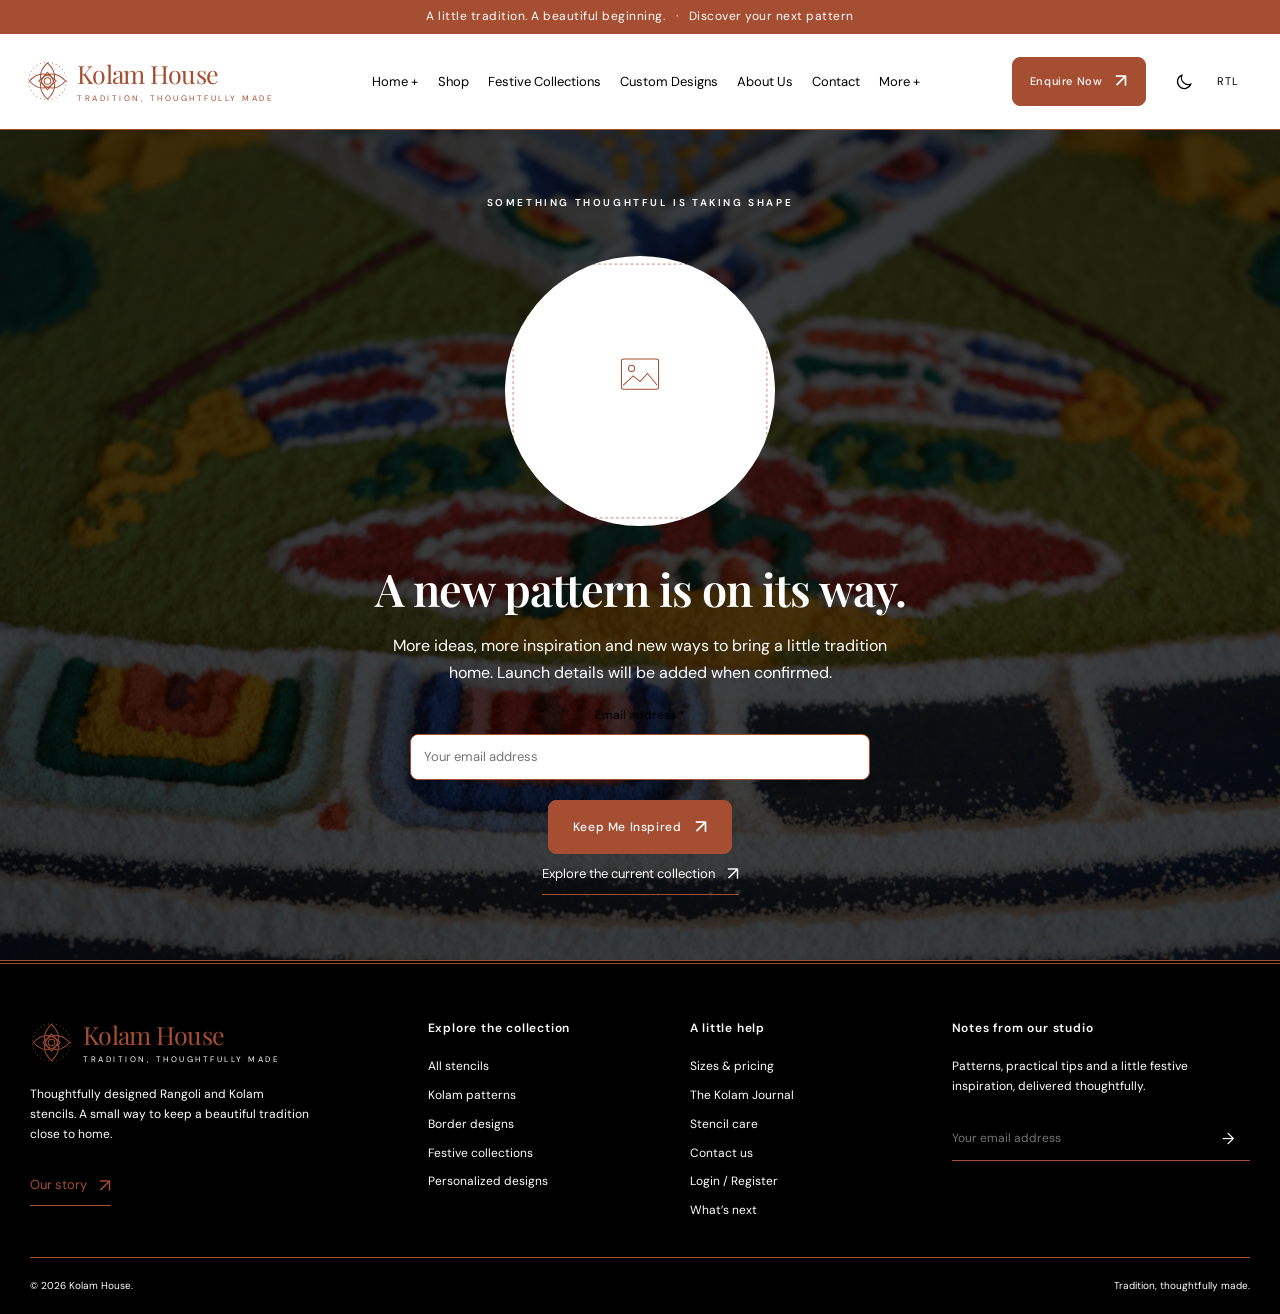
<file: coming-soon.html>
<!doctype html><html lang="en" dir="ltr"><head><meta charset="utf-8"><meta name="viewport" content="width=device-width,initial-scale=1"><meta name="theme-color" content="#ffffff"><title>Coming Soon | Kolam House</title><meta name="description" content="New pattern designs and festive inspiration are taking shape at Kolam House. Explore the current collection and try the studio newsletter form."><link rel="canonical" href="https://kolam-house-stencil.ezhil3013.chatgpt.site/coming-soon.html"><meta property="og:title" content="Coming Soon | Kolam House"><meta property="og:description" content="New pattern designs and festive inspiration are taking shape at Kolam House. Explore the current collection and try the studio newsletter form."><meta property="og:type" content="website"><meta property="og:url" content="https://kolam-house-stencil.ezhil3013.chatgpt.site/coming-soon.html"><meta property="og:image" content="https://kolam-house-stencil.ezhil3013.chatgpt.site/assets/images/hero.webp"><link rel="icon" href="assets/favicon.svg" type="image/svg+xml"><link rel="preconnect" href="https://fonts.googleapis.com"><link rel="preconnect" href="https://fonts.gstatic.com" crossorigin><link rel="stylesheet" href="assets/bootstrap.min.css"><link rel="stylesheet" href="assets/style.css"><script>try{document.documentElement.dataset.theme=localStorage.getItem('kolam-theme')||(matchMedia('(prefers-color-scheme:dark)').matches?'dark':'light');document.documentElement.dir=localStorage.getItem('kolam-dir')||'ltr'}catch(e){}</script><script type="application/ld+json">{"@context": "https://schema.org", "@type": "BreadcrumbList", "itemListElement": [{"@type": "ListItem", "position": 1, "name": "Home", "item": "https://kolam-house-stencil.ezhil3013.chatgpt.site/index.html"}, {"@type": "ListItem", "position": 2, "name": "Coming Soon", "item": "https://kolam-house-stencil.ezhil3013.chatgpt.site/coming-soon.html"}]}</script><script src="assets/data.js" defer></script><script src="assets/main.js" defer></script></head><body class="page-coming-soon"><a class="skip-link" href="#main">Skip to content</a><div class="announcement">A little tradition. A beautiful beginning.   ·   Discover your next pattern</div><header class="site-header"><div class="nav-wrap"><a class="brand" href="index.html" aria-label="Kolam House home"><svg viewbox="0 0 64 64" fill="none" aria-hidden="true"><g stroke="currentColor" stroke-width="1.5"><path d="M32 5c14 13 14 27 0 40C18 32 18 18 32 5Z"></path><path d="M59 32C46 46 32 46 19 32 32 18 46 18 59 32Z"></path><path d="M32 59C18 46 18 32 32 19 46 32 46 46 32 59Z"></path><path d="M5 32C18 18 32 18 45 32 32 46 18 46 5 32Z"></path><circle cx="32" cy="32" r="5"></circle><circle cx="32" cy="32" r="28" stroke-dasharray="1 5"></circle></g></svg><span class="brand-name">Kolam House<small>Tradition, thoughtfully made</small></span></a><nav class="main-nav" id="main-nav" aria-label="Primary navigation"><details class="nav-drop home-drop"><summary class="">Home +</summary><div class="dropdown"><a href="index.html">Home Page 1</a><a href="home-2.html">Home Page 2</a></div></details><a href="products.html" class="">Shop</a><a href="festive-collections.html" class="">Festive Collections</a><a href="custom-designs.html" class="">Custom Designs</a><a href="about.html" class="">About Us</a><a href="contact.html" class="">Contact</a><details class="nav-drop"><summary>More +</summary><div class="dropdown"><a href="pricing.html">Pricing</a><a href="blog.html">Journal</a><a href="product-details.html">Product Details</a><a href="blog-details.html">Blog Details</a><a href="login.html">Login</a><a href="register.html">Register</a></div></details><div class="mobile-nav-tools" aria-label="Display preferences"><button class="icon-button" id="theme-toggle" aria-label="Switch colour theme"><svg viewbox="0 0 24 24" fill="none" stroke="currentColor" stroke-width="1.5"><path d="M20 15.2A8.6 8.6 0 0 1 8.8 4a8.7 8.7 0 1 0 11.2 11.2Z"></path></svg></button><button class="icon-button rtl-button" id="rtl-toggle" aria-label="Switch to right-to-left layout" aria-pressed="false">RTL</button></div></nav><div class="nav-actions"><a class="btn  btn-small" href="contact.html">Enquire Now<span class="arrow" aria-hidden="true">↗</span></a><button class="icon-button menu-button" id="menu-toggle" aria-expanded="false" aria-controls="main-nav" aria-label="Open navigation">☰</button></div></div></header><main id="main"><section class="center-page background-hero" style="--page-background:url('assets/images/background/coming-soon-background.jpg')"><img class="page-background-image" src="assets/images/background/coming-soon-background.jpg" alt="" aria-hidden="true" decoding="async" fetchpriority="high"><span class="eyebrow">Something thoughtful is taking shape</span><img src="assets/images/placeholders/coming-soon-image-01.svg" alt="Image slot" width="512" height="512" class="coming-image image-motion" fetchpriority="high" decoding="async" data-placeholder="true"><h1>A new pattern is on its way.</h1><p>More ideas, more inspiration and new ways to bring a little tradition home. Launch details will be added when confirmed.</p><form class="demo-form" data-kind="newsletter"><div class="field"><label for="launch-email">Email address *</label><input id="launch-email" name="launch-email" type="email" required placeholder="Your email address"></div><button class="btn" type="submit">Keep Me Inspired<span class="arrow" aria-hidden="true">↗</span></button><p class="form-status" role="status"></p></form><a class="text-link" href="products.html">Explore the current collection<span class="arrow" aria-hidden="true">↗</span></a></section></main><footer class="site-footer"><div class="footer-grid"><div><a class="brand" href="index.html" aria-label="Kolam House home"><svg viewbox="0 0 64 64" fill="none" aria-hidden="true"><g stroke="currentColor" stroke-width="1.5"><path d="M32 5c14 13 14 27 0 40C18 32 18 18 32 5Z"></path><path d="M59 32C46 46 32 46 19 32 32 18 46 18 59 32Z"></path><path d="M32 59C18 46 18 32 32 19 46 32 46 46 32 59Z"></path><path d="M5 32C18 18 32 18 45 32 32 46 18 46 5 32Z"></path><circle cx="32" cy="32" r="5"></circle><circle cx="32" cy="32" r="28" stroke-dasharray="1 5"></circle></g></svg><span class="brand-name">Kolam House<small>Tradition, thoughtfully made</small></span></a><p>Thoughtfully designed Rangoli and Kolam stencils. A small way to keep a beautiful tradition close to home.</p><a class="text-link" href="about.html">Our story<span class="arrow" aria-hidden="true">↗</span></a></div><div><h3>Explore the collection</h3><div class="footer-links"><a href="products.html">All stencils</a><a href="products.html?category=Kambi%20Kolam">Kolam patterns</a><a href="products.html?category=Border%20Rangoli%20Designs">Border designs</a><a href="festive-collections.html">Festive collections</a><a href="custom-designs.html">Personalized designs</a></div></div><div><h3>A little help</h3><div class="footer-links"><a href="pricing.html">Sizes &amp; pricing</a><a href="blog.html">The Kolam Journal</a><a href="blog-details.html?id=stencil-care">Stencil care</a><a href="contact.html">Contact us</a><a href="login.html">Login / Register</a><a href="coming-soon.html">What’s next</a></div></div><div><h3>Notes from our studio</h3><p>Patterns, practical tips and a little festive inspiration, delivered thoughtfully.</p><form class="newsletter demo-form" data-kind="newsletter"><label class="visually-hidden" for="footer-email">Email address</label><input id="footer-email" name="email" type="email" placeholder="Your email address" required><button type="submit" aria-label="Subscribe to studio notes">→</button><div class="form-status visually-hidden" role="status"></div></form></div></div><div class="footer-bottom"><span>© 2026 Kolam House.</span><span>Tradition, thoughtfully made.</span></div></footer><button id="to-top" class="to-top" aria-label="Back to top">↑</button><div id="toast" class="toast" role="status" hidden></div></body></html>
</file>
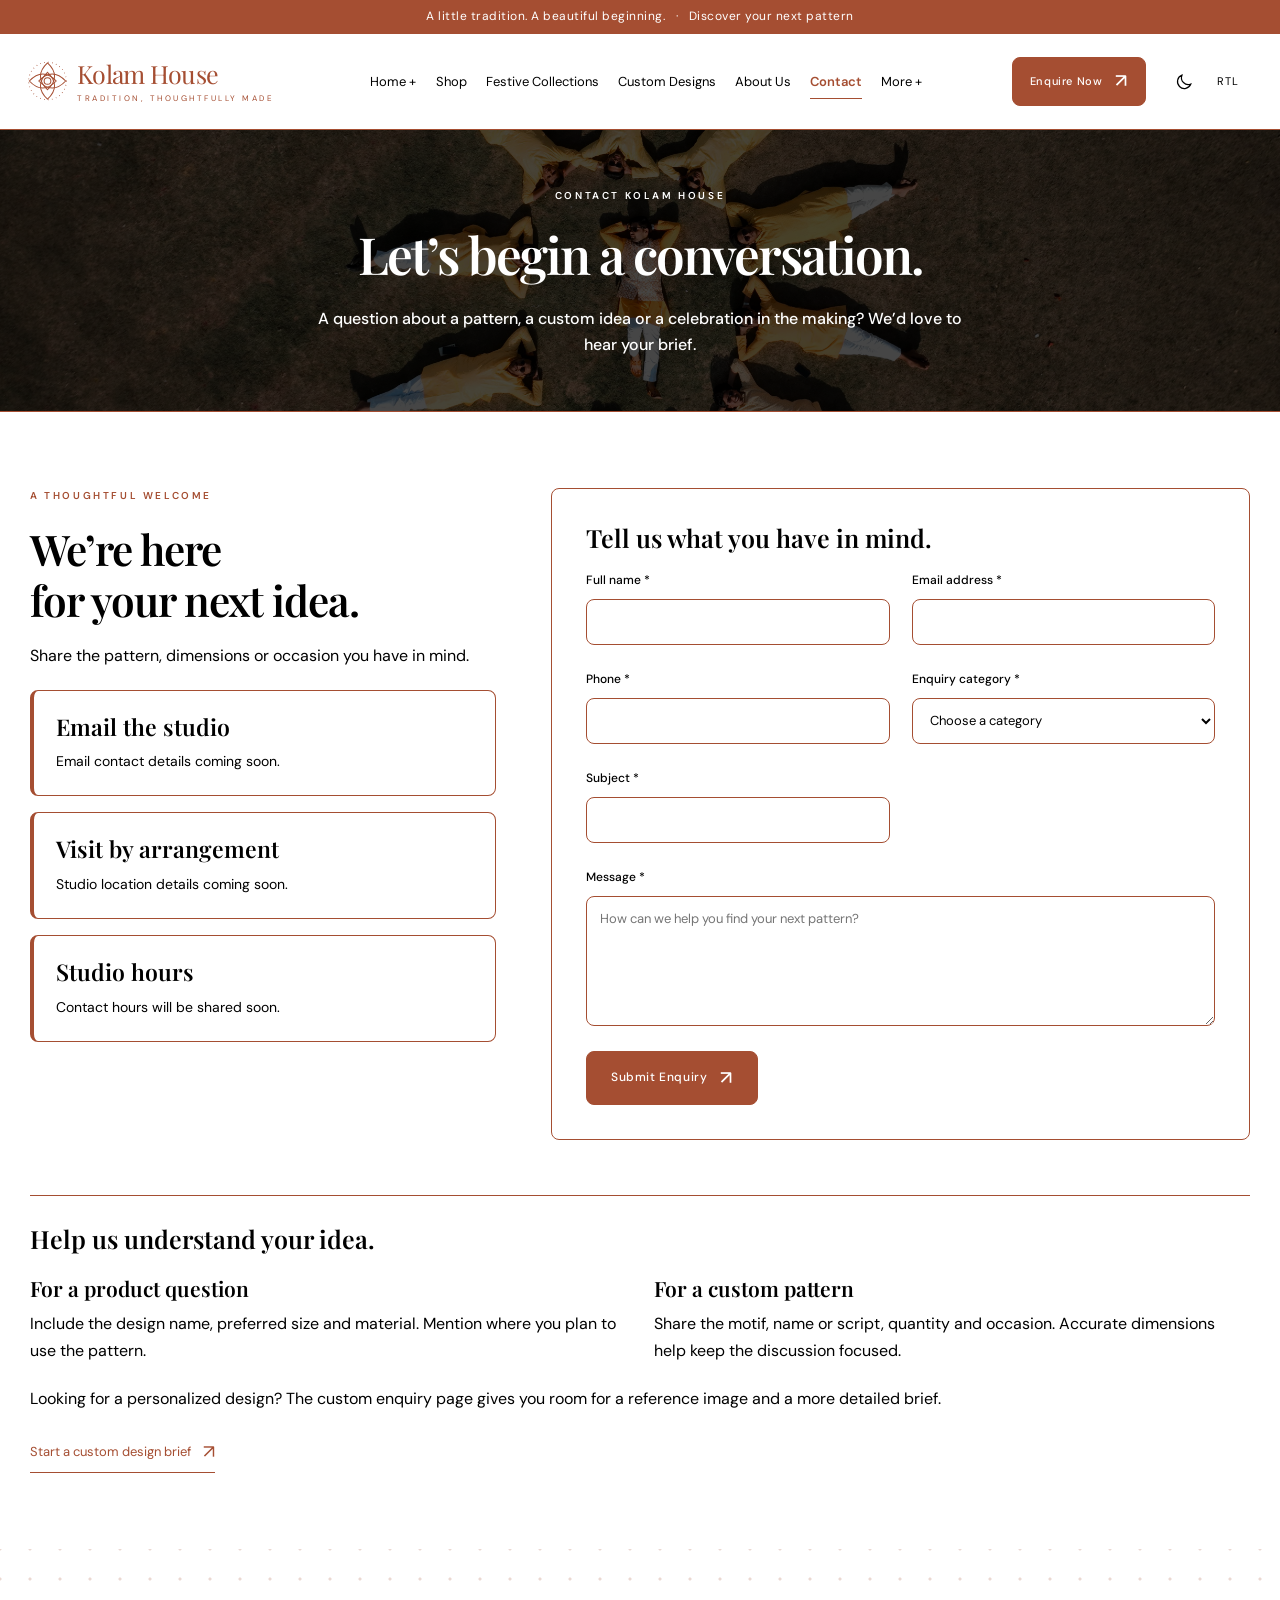
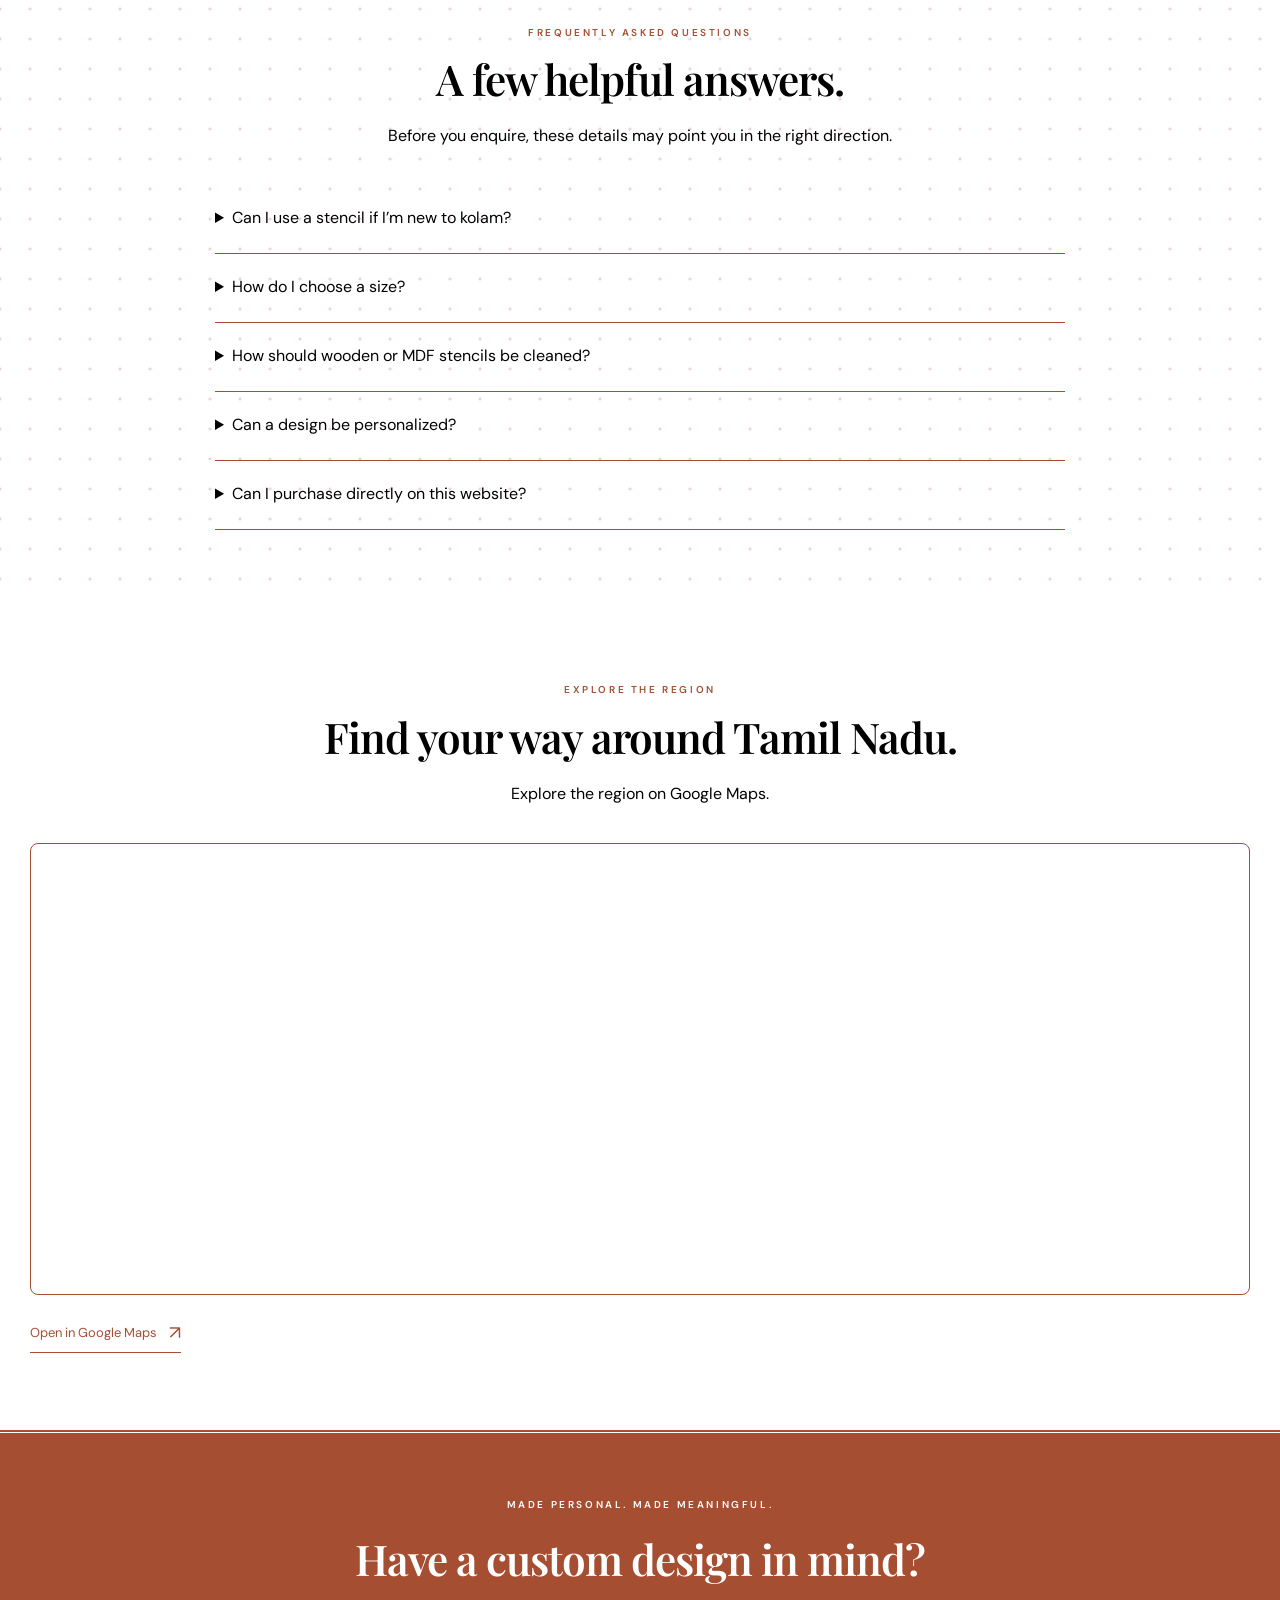
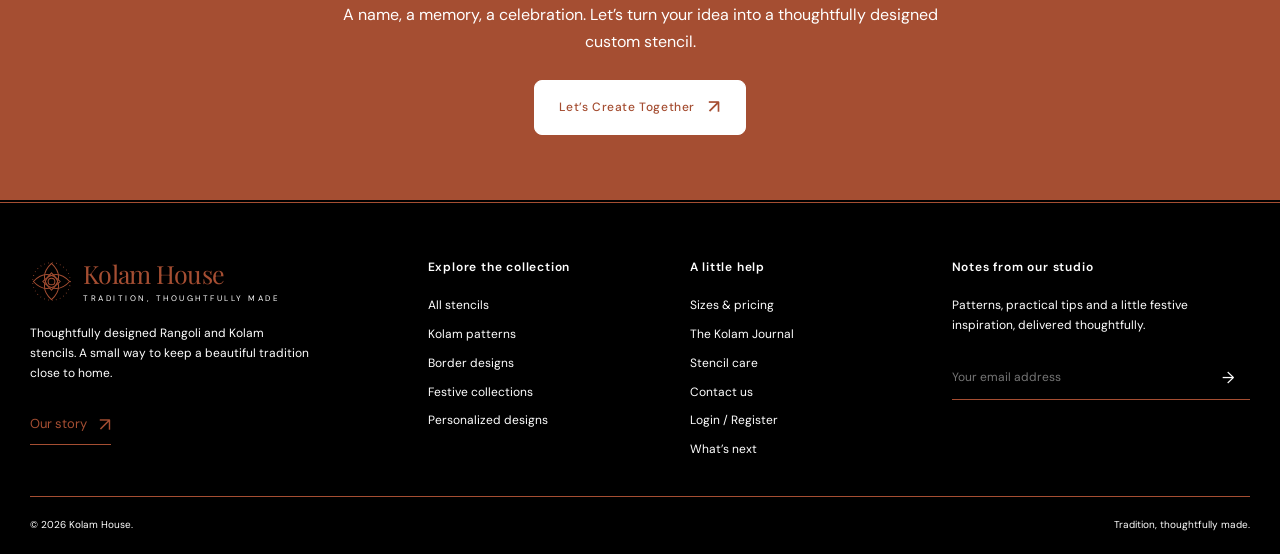
<file: contact.html>
<!doctype html>
<html lang="en" dir="ltr">

<head>
    <meta charset="utf-8">
    <meta name="viewport" content="width=device-width,initial-scale=1">
    <meta name="theme-color" content="#ffffff">
    <title>Contact &amp; Enquiries | Kolam House</title>
    <meta name="description"
        content="Begin a conversation about stencil designs, personal designs and bulk enquiries. Review practical FAQs and try the accessible Kolam House enquiry form.">
    <link rel="canonical" href="https://kolam-house-stencil.ezhil3013.chatgpt.site/contact.html">
    <meta property="og:title" content="Contact &amp; Enquiries | Kolam House">
    <meta property="og:description"
        content="Begin a conversation about stencil designs, personal designs and bulk enquiries. Review practical FAQs and try the accessible Kolam House enquiry form.">
    <meta property="og:type" content="website">
    <meta property="og:url" content="https://kolam-house-stencil.ezhil3013.chatgpt.site/contact.html">
    <meta property="og:image" content="https://kolam-house-stencil.ezhil3013.chatgpt.site/assets/images/hero.webp">
    <link rel="icon" href="assets/favicon.svg" type="image/svg+xml">
    <link rel="preconnect" href="https://fonts.googleapis.com">
    <link rel="preconnect" href="https://fonts.gstatic.com" crossorigin>
    <link rel="stylesheet" href="assets/bootstrap.min.css">
    <link rel="stylesheet" href="assets/style.css">
    <script>try { document.documentElement.dataset.theme = localStorage.getItem('kolam-theme') || (matchMedia('(prefers-color-scheme:dark)').matches ? 'dark' : 'light'); document.documentElement.dir = localStorage.getItem('kolam-dir') || 'ltr' } catch (e) { }</script>
    <script
        type="application/ld+json">{"@context": "https://schema.org", "@type": "BreadcrumbList", "itemListElement": [{"@type": "ListItem", "position": 1, "name": "Home", "item": "https://kolam-house-stencil.ezhil3013.chatgpt.site/index.html"}, {"@type": "ListItem", "position": 2, "name": "Contact & Enquiries", "item": "https://kolam-house-stencil.ezhil3013.chatgpt.site/contact.html"}]}</script>
    <script src="assets/data.js" defer></script>
    <script src="assets/main.js" defer></script>
</head>

<body class="page-contact"><a class="skip-link" href="#main">Skip to content</a>
    <div class="announcement">A little tradition. A beautiful beginning.   ·   Discover your next pattern</div>
    <header class="site-header">
        <div class="nav-wrap"><a class="brand" href="index.html" aria-label="Kolam House home"><svg viewbox="0 0 64 64"
                    fill="none" aria-hidden="true">
                    <g stroke="currentColor" stroke-width="1.5">
                        <path d="M32 5c14 13 14 27 0 40C18 32 18 18 32 5Z"></path>
                        <path d="M59 32C46 46 32 46 19 32 32 18 46 18 59 32Z"></path>
                        <path d="M32 59C18 46 18 32 32 19 46 32 46 46 32 59Z"></path>
                        <path d="M5 32C18 18 32 18 45 32 32 46 18 46 5 32Z"></path>
                        <circle cx="32" cy="32" r="5"></circle>
                        <circle cx="32" cy="32" r="28" stroke-dasharray="1 5"></circle>
                    </g>
                </svg><span class="brand-name">Kolam House<small>Tradition, thoughtfully made</small></span></a>
            <nav class="main-nav" id="main-nav" aria-label="Primary navigation">
                <details class="nav-drop home-drop">
                    <summary class="">Home +</summary>
                    <div class="dropdown"><a href="index.html">Home Page 1</a><a href="home-2.html">Home Page 2</a>
                    </div>
                </details><a href="products.html" class="">Shop</a><a href="festive-collections.html" class="">Festive
                    Collections</a><a href="custom-designs.html" class="">Custom Designs</a><a href="about.html"
                    class="">About Us</a><a href="contact.html" class="active" aria-current="page">Contact</a>
                <details class="nav-drop">
                    <summary>More +</summary>
                    <div class="dropdown"><a href="pricing.html">Pricing</a><a href="blog.html">Journal</a><a
                            href="product-details.html">Product Details</a><a href="blog-details.html">Blog
                            Details</a><a href="login.html">Login</a><a href="register.html">Register</a></div>
                </details>
            <div class="mobile-nav-tools" aria-label="Display preferences"><button class="icon-button" id="theme-toggle" aria-label="Switch colour theme"><svg
                        viewbox="0 0 24 24" fill="none" stroke="currentColor" stroke-width="1.5">
                        <path d="M20 15.2A8.6 8.6 0 0 1 8.8 4a8.7 8.7 0 1 0 11.2 11.2Z"></path>
                    </svg></button><button class="icon-button rtl-button" id="rtl-toggle"
                    aria-label="Switch to right-to-left layout" aria-pressed="false">RTL</button></div></nav>
            <div class="nav-actions"><a
                    class="btn  btn-small" href="contact.html">Enquire Now<span class="arrow"
                        aria-hidden="true">↗</span></a><button class="icon-button menu-button" id="menu-toggle"
                    aria-expanded="false" aria-controls="main-nav" aria-label="Open navigation">☰</button></div>
        </div>
    </header>
    <main id="main">
        <section class="page-hero background-hero"
            style="--page-background:url('assets/images/background/contact-background.jpg')"><img
                class="page-background-image" src="assets/images/background/contact-background.jpg" alt=""
                aria-hidden="true" decoding="async" fetchpriority="high"><span class="eyebrow">Contact Kolam
                House</span>
            <h1>Let’s begin a conversation.</h1>
            <p>A question about a pattern, a custom idea or a celebration in the making? We’d love to hear your brief.
            </p>
        </section>
        <section class="section">
            <div class="contact-layout">
                <div><span class="eyebrow">A thoughtful welcome</span>
                    <h2>We’re here<br>for your next idea.</h2>
                    <p>Share the pattern, dimensions or occasion you have in mind.</p>
                    <div class="contact-item">
                        <h3>Email the studio</h3>
                        <p>Email contact details coming soon.</p>
                    </div>
                    <div class="contact-item">
                        <h3>Visit by arrangement</h3>
                        <p>Studio location details coming soon.</p>
                    </div>
                    <div class="contact-item">
                        <h3>Studio hours</h3>
                        <p>Contact hours will be shared soon.</p>
                    </div>
                </div>
                <div class="form-panel">
                    <h3>Tell us what you have in mind.</h3>
                    <form class="demo-form" data-kind="contact">
                        <div class="form-grid">
                            <div class="field"><label for="full-name">Full name *</label><input id="full-name"
                                    name="full-name" type="text" required placeholder="" autocomplete="name"
                                    minlength="2"></div>
                            <div class="field"><label for="email">Email address *</label><input id="email" name="email"
                                    type="email" required placeholder="" autocomplete="email"></div>
                            <div class="field"><label for="phone">Phone *</label><input id="phone" name="phone"
                                    type="tel" required placeholder="" autocomplete="tel" minlength="7" maxlength="20"
                                    pattern="[+0-9 ()-]{7,20}"></div>
                            <div class="field"><label for="enquiry-category">Enquiry category *</label><select
                                    id="enquiry-category" name="enquiry-category" required>
                                    <option value="">Choose a category</option>
                                    <option value="Product question">Product question</option>
                                    <option value="Custom design">Custom design</option>
                                    <option value="Bulk enquiry">Bulk enquiry</option>
                                    <option value="Care &amp; usage">Care &amp; usage</option>
                                    <option value="Other">Other</option>
                                </select></div>
                            <div class="field"><label for="subject">Subject *</label><input id="subject" name="subject"
                                    type="text" required placeholder="" minlength="3"></div>
                            <div class="field full"><label for="message">Message *</label><textarea id="message"
                                    name="message" required minlength="10"
                                    placeholder="How can we help you find your next pattern?"></textarea></div>
                        </div><button class="btn" type="submit">Submit Enquiry <span class="arrow"
                                aria-hidden="true">↗</span></button>
                        <div class="form-status" role="status"></div>
                    </form>
                </div>
                <div class="contact-followup">
                    <h3>Help us understand your idea.</h3>
                    <div class="contact-tips">
                        <div>
                            <h4>For a product question</h4>
                            <p>Include the design name, preferred size and material. Mention where you plan to use the
                                pattern.</p>
                        </div>
                        <div>
                            <h4>For a custom pattern</h4>
                            <p>Share the motif, name or script, quantity and occasion. Accurate dimensions help keep the
                                discussion focused.</p>
                        </div>
                    </div>
                    <p>Looking for a personalized design? The custom enquiry page gives you room for a reference image
                        and a more detailed brief.</p><a class="text-link" href="custom-designs.html">Start a custom
                        design brief <span class="arrow" aria-hidden="true">↗</span></a>
                </div>
            </div>
        </section>
        <section class="section section-alt">
            <div class="section-heading"><span class="eyebrow">Frequently asked questions</span>
                <h2>A few helpful answers.</h2>
                <p>Before you enquire, these details may point you in the right direction.</p>
            </div>
            <div class="faq">
                <details>
                    <summary>Can I use a stencil if I’m new to kolam?</summary>
                    <p>Yes. Start with a simple, open pattern on a clean, level surface. Use a small amount of fine
                        powder and lift the stencil straight up. A little practice helps.</p>
                </details>
                <details>
                    <summary>How do I choose a size?</summary>
                    <p>Measure the available floor area and leave walking clearance around the pattern. 1 inch equals
                        2.54 cm. Confirm final dimensions before ordering.</p>
                </details>
                <details>
                    <summary>How should wooden or MDF stencils be cleaned?</summary>
                    <p>Gently brush off dry powder and store the stencil flat in a dry place. Avoid soaking wood or MDF,
                        and check the maker’s instructions for your material.</p>
                </details>
                <details>
                    <summary>Can a design be personalized?</summary>
                    <p>Names, selected motifs and dimensions can be discussed through a custom enquiry. Not every fine
                        line or script is suitable for cutting; artwork should be reviewed before confirmation.</p>
                </details>
                <details>
                    <summary>Can I purchase directly on this website?</summary>
                    <p>Browse designs and request a confirmed quote before ordering. Online checkout is currently
                        unavailable.</p>
                </details>
            </div>
        </section>
        <section class="section contact-map-section" aria-labelledby="contact-map-title">
            <div class="section-heading"><span class="eyebrow">Explore the region</span>
                <h2 id="contact-map-title">Find your way around Tamil Nadu.</h2>
                <p>Explore the region on Google Maps.</p>
            </div>
            <div class="contact-map-frame"><iframe title="Google Maps — Tamil Nadu, India"
                    src="https://www.google.com/maps/embed?pb=!1m18!1m12!1m3!1d4013002.160612961!2d75.64712472020913!3d10.815335686123108!2m3!1f0!2f0!3f0!3m2!1i1024!2i768!4f13.1!3m3!1m2!1s0x3b00c582b1189633%3A0x559475cc463361f0!2sTamil%20Nadu!5e0!3m2!1sen!2sin!4v1791888770847!5m2!1sen!2sin" width="1200"
                    height="450" loading="lazy" referrerpolicy="no-referrer-when-downgrade" allowfullscreen></iframe>
            </div><a class="text-link contact-map-link" href="https://www.google.com/maps/search/Tamil+Nadu+India"
                target="_blank" rel="noopener">Open in Google Maps <span class="arrow" aria-hidden="true">↗</span></a>
        </section>
        <section class="cta-section"><span class="eyebrow">Made personal. Made meaningful.</span>
            <h2>Have a custom design in mind?</h2>
            <p>A name, a memory, a celebration. Let’s turn your idea into a thoughtfully designed custom stencil.</p><a
                class="btn  " href="custom-designs.html">Let’s Create Together<span class="arrow"
                    aria-hidden="true">↗</span></a>
        </section>
    </main>
    <footer class="site-footer">
        <div class="footer-grid">
            <div><a class="brand" href="index.html" aria-label="Kolam House home"><svg viewbox="0 0 64 64" fill="none"
                        aria-hidden="true">
                        <g stroke="currentColor" stroke-width="1.5">
                            <path d="M32 5c14 13 14 27 0 40C18 32 18 18 32 5Z"></path>
                            <path d="M59 32C46 46 32 46 19 32 32 18 46 18 59 32Z"></path>
                            <path d="M32 59C18 46 18 32 32 19 46 32 46 46 32 59Z"></path>
                            <path d="M5 32C18 18 32 18 45 32 32 46 18 46 5 32Z"></path>
                            <circle cx="32" cy="32" r="5"></circle>
                            <circle cx="32" cy="32" r="28" stroke-dasharray="1 5"></circle>
                        </g>
                    </svg><span class="brand-name">Kolam House<small>Tradition, thoughtfully made</small></span></a>
                <p>Thoughtfully designed Rangoli and Kolam stencils. A small way to keep a beautiful tradition close to
                    home.</p><a class="text-link" href="about.html">Our story<span class="arrow"
                        aria-hidden="true">↗</span></a>
            </div>
            <div>
                <h3>Explore the collection</h3>
                <div class="footer-links"><a href="products.html">All stencils</a><a
                        href="products.html?category=Kambi%20Kolam">Kolam patterns</a><a
                        href="products.html?category=Border%20Rangoli%20Designs">Border designs</a><a
                        href="festive-collections.html">Festive collections</a><a
                        href="custom-designs.html">Personalized designs</a></div>
            </div>
            <div>
                <h3>A little help</h3>
                <div class="footer-links"><a href="pricing.html">Sizes &amp; pricing</a><a href="blog.html">The Kolam
                        Journal</a><a href="blog-details.html?id=stencil-care">Stencil care</a><a
                        href="contact.html">Contact us</a><a href="login.html">Login / Register</a><a
                        href="coming-soon.html">What’s next</a></div>
            </div>
            <div>
                <h3>Notes from our studio</h3>
                <p>Patterns, practical tips and a little festive inspiration, delivered thoughtfully.</p>
                <form class="newsletter demo-form" data-kind="newsletter"><label class="visually-hidden"
                        for="footer-email">Email address</label><input id="footer-email" name="email" type="email"
                        placeholder="Your email address" required><button type="submit"
                        aria-label="Subscribe to studio notes">→</button>
                    <div class="form-status visually-hidden" role="status"></div>
                </form>
            </div>
        </div>
        <div class="footer-bottom"><span>© 2026 Kolam House.</span><span>Tradition, thoughtfully made.</span></div>
    </footer><button id="to-top" class="to-top" aria-label="Back to top">↑</button>
    <div id="toast" class="toast" role="status" hidden></div>
</body>

</html>
</file>
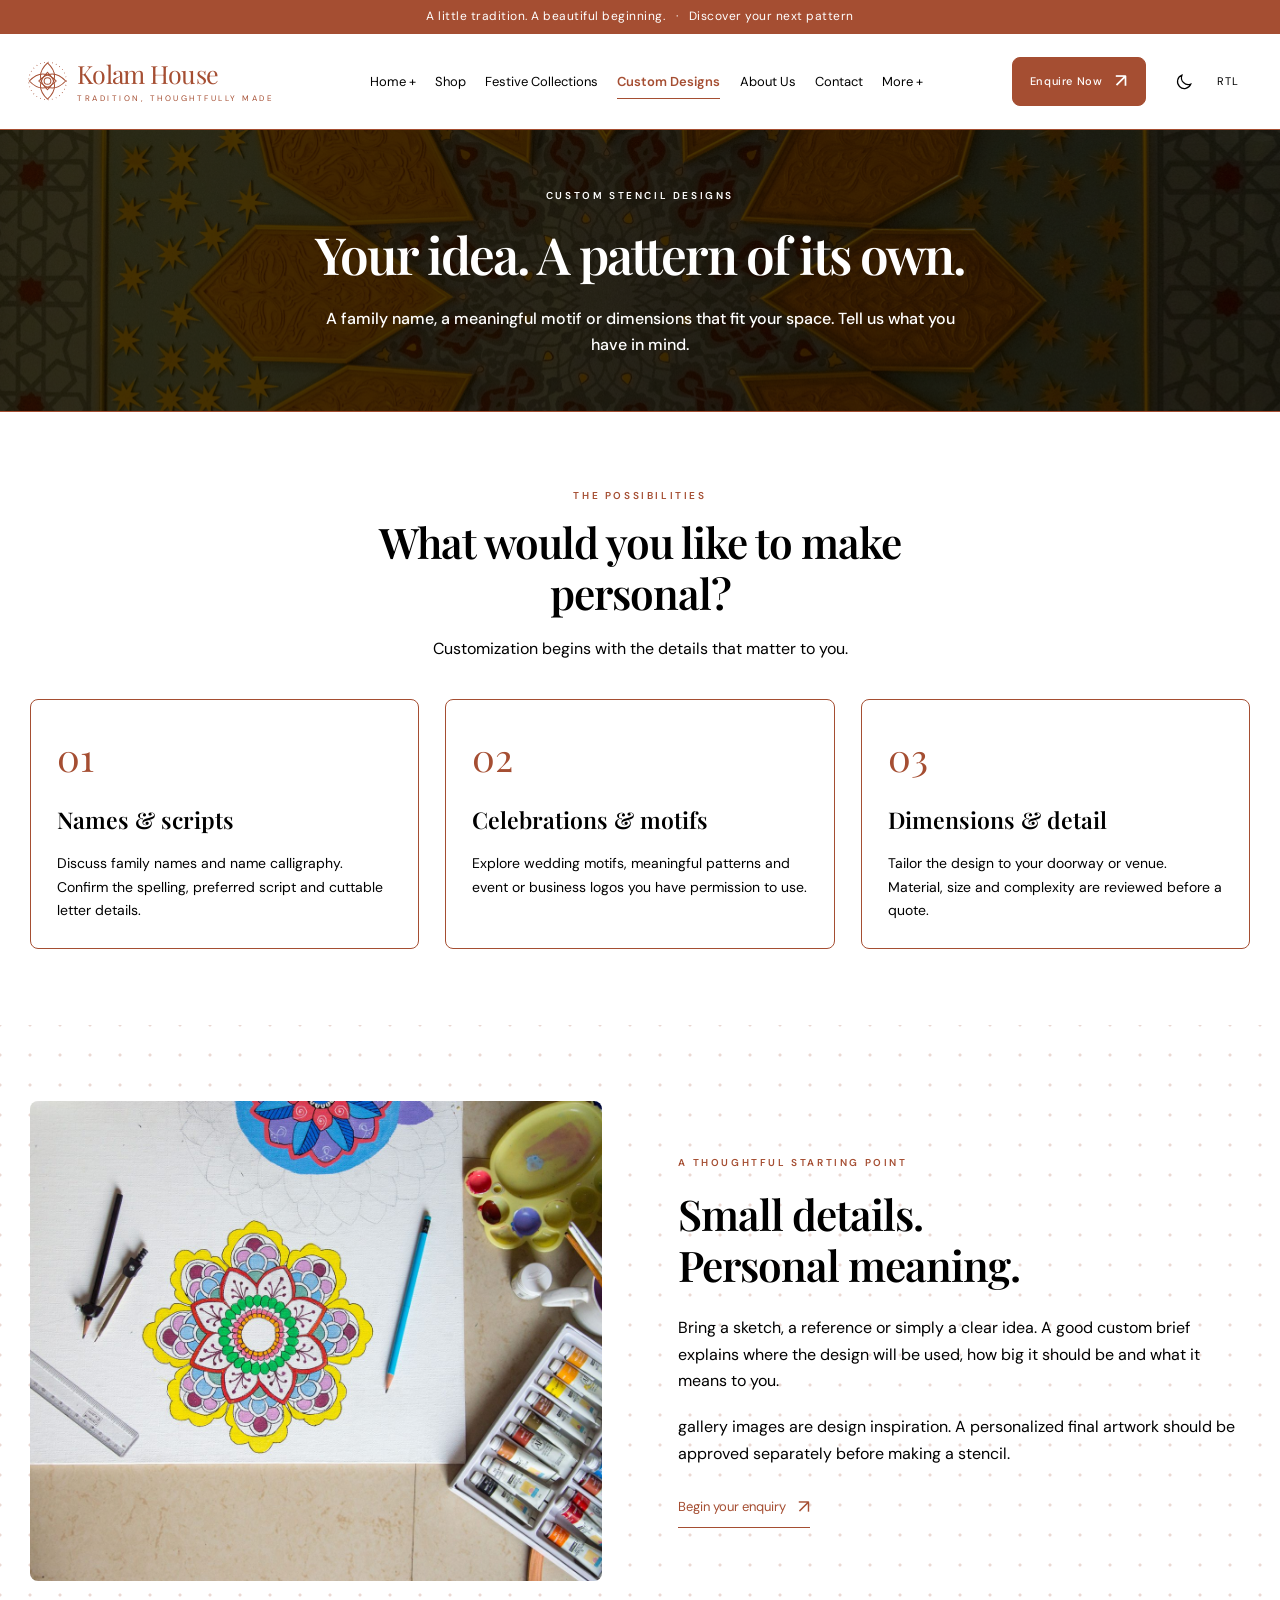
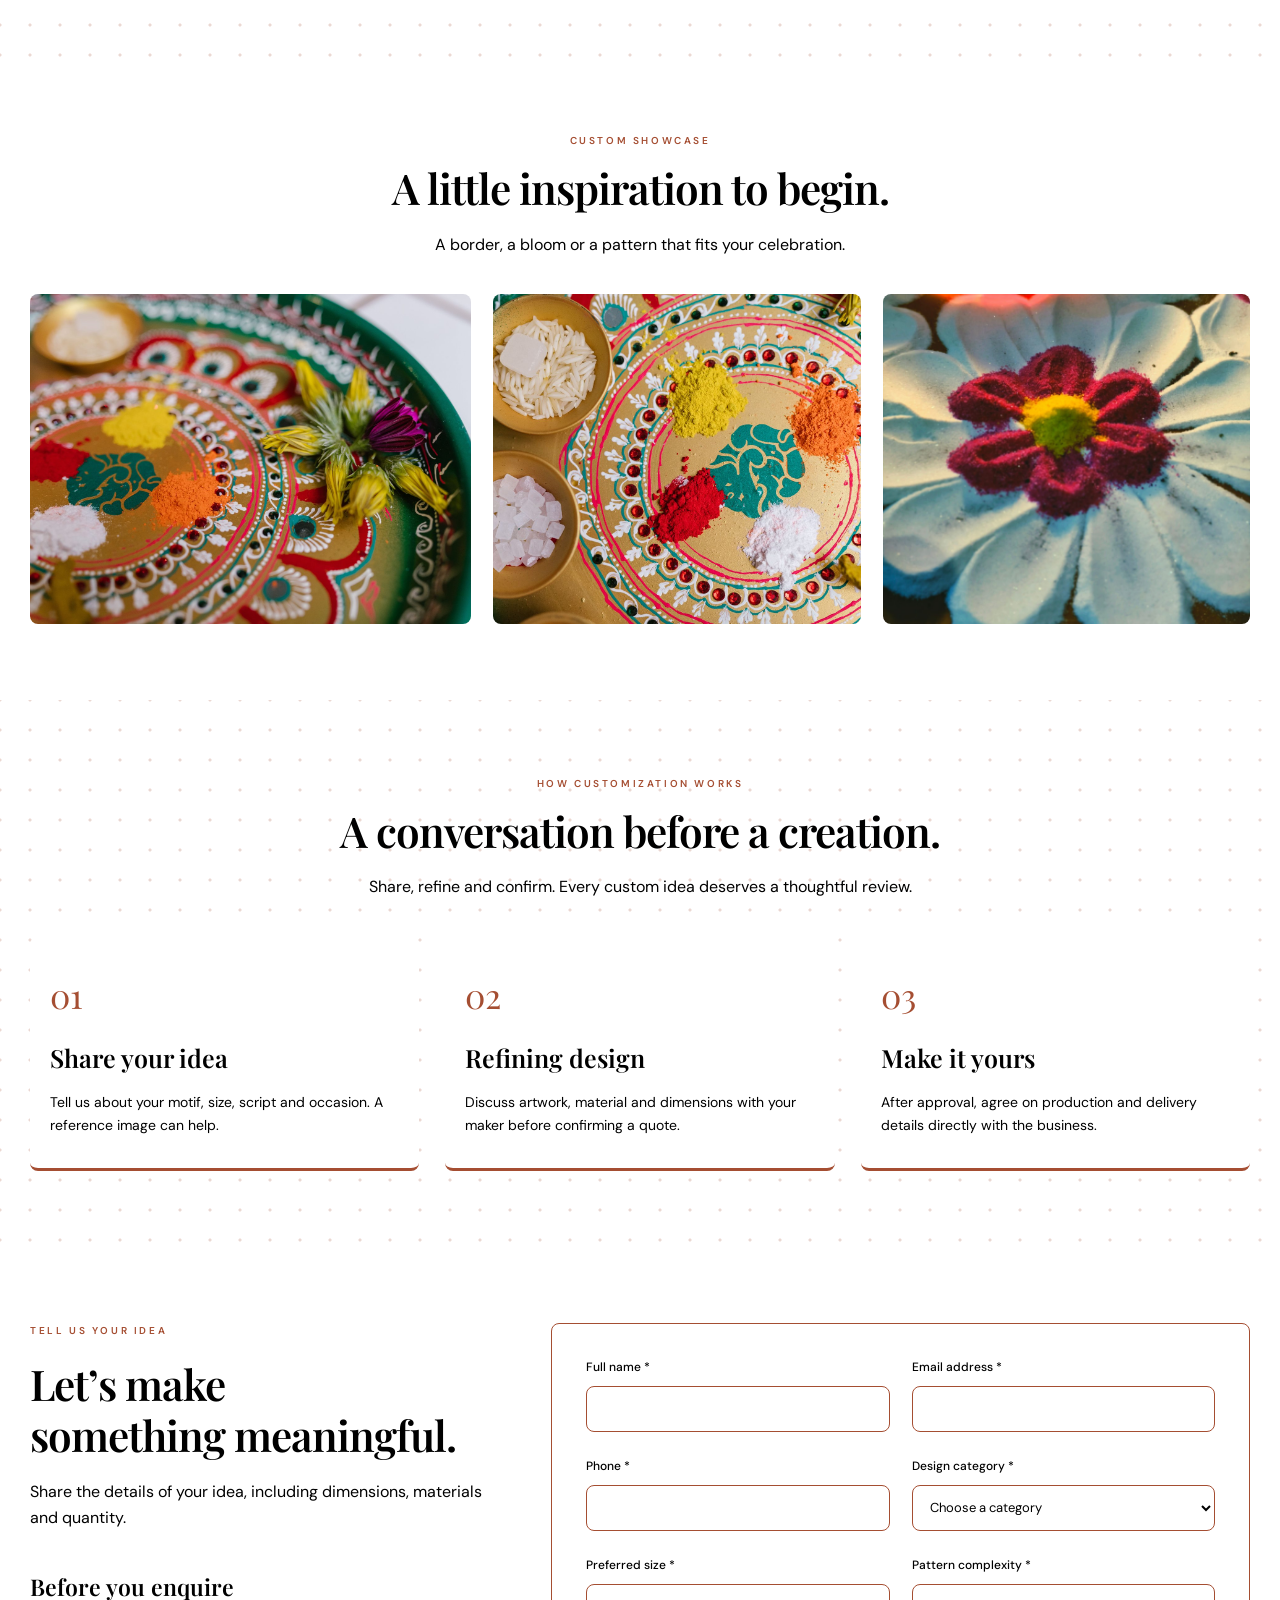
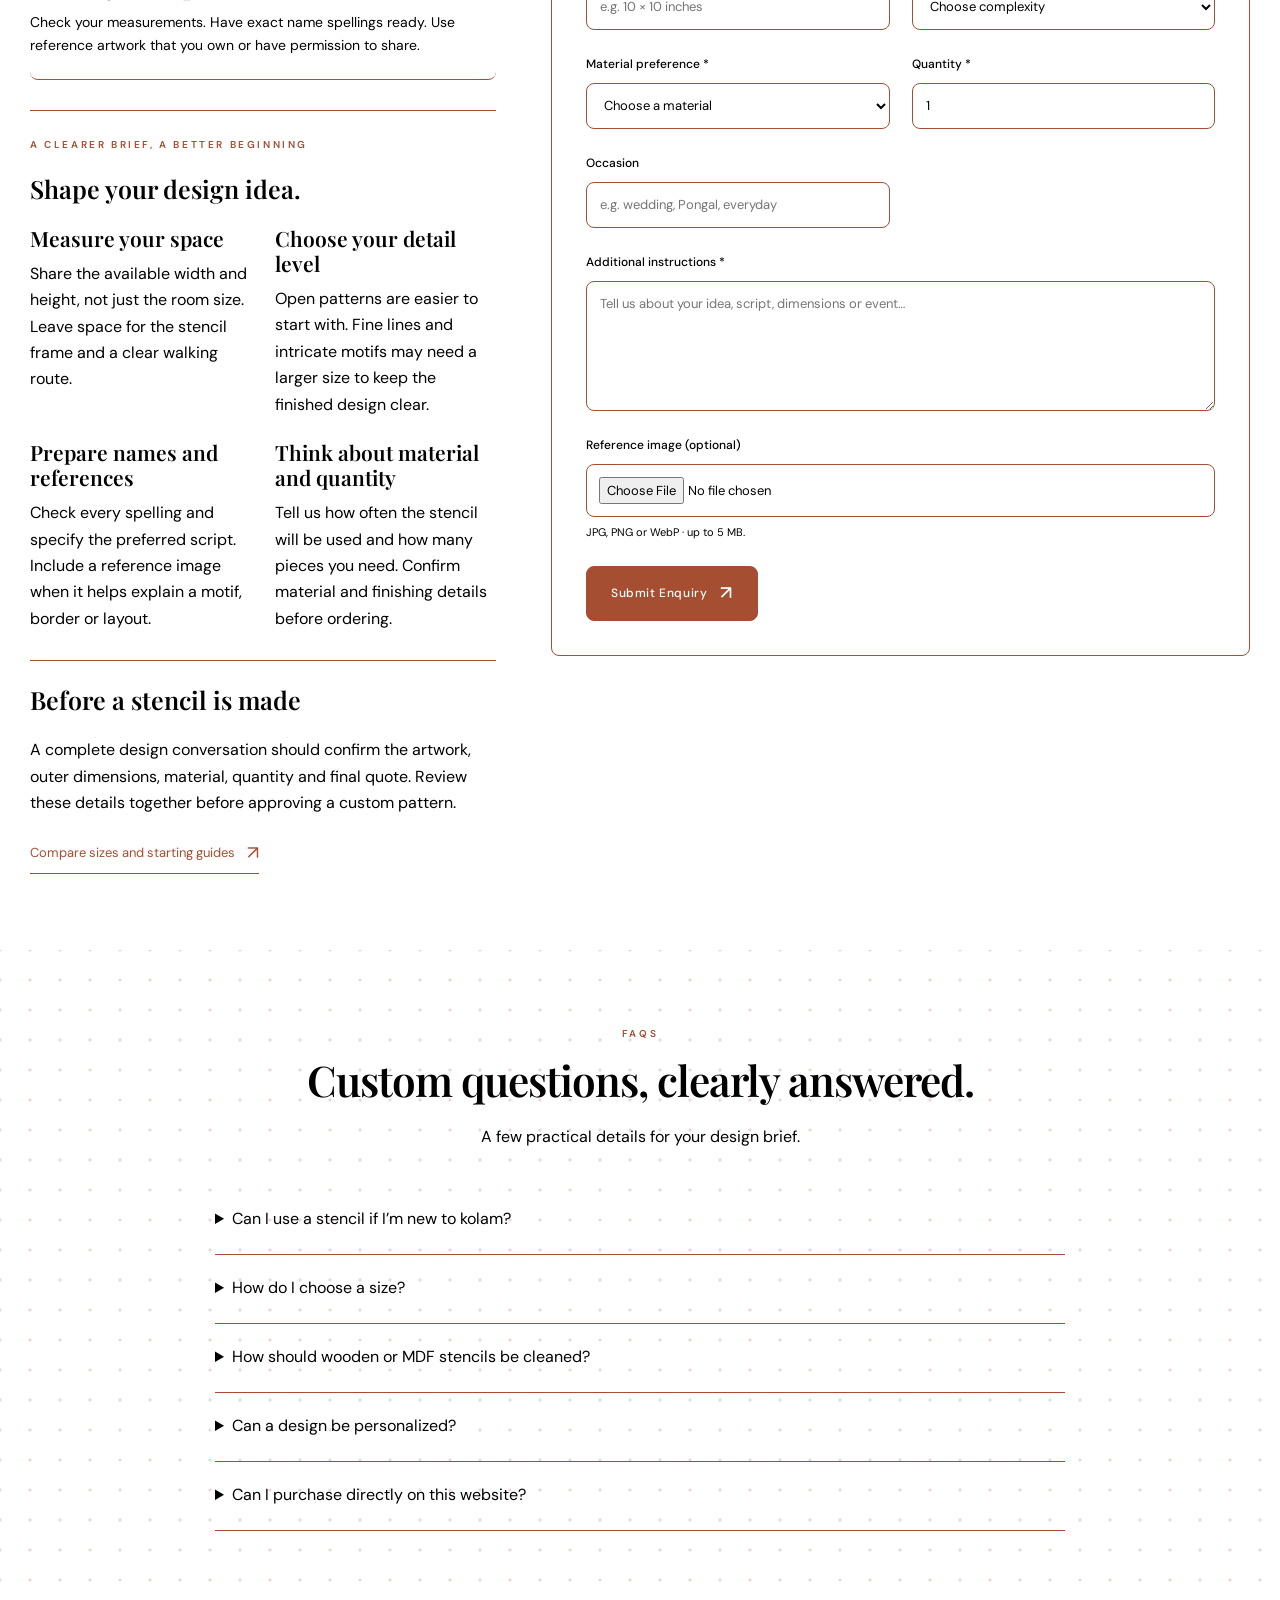
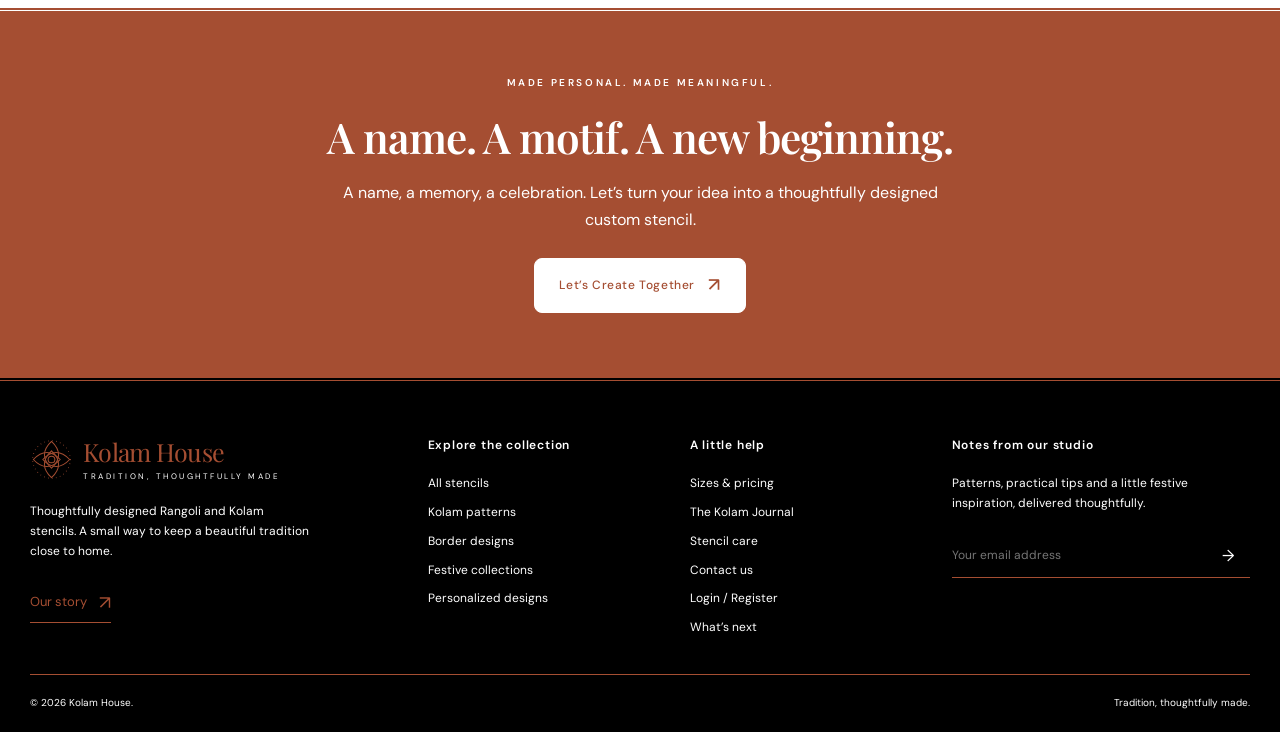
<file: custom-designs.html>
<!doctype html>
<html lang="en" dir="ltr">

<head>
    <meta charset="utf-8">
    <meta name="viewport" content="width=device-width,initial-scale=1">
    <meta name="theme-color" content="#ffffff">
    <title>Custom Stencil Designs | Kolam House</title>
    <meta name="description"
        content="Start a personalized stencil design brief with a name, motif, preferred size and occasion. a reference image locally and review a custom enquiry.">
    <link rel="canonical" href="https://kolam-house-stencil.ezhil3013.chatgpt.site/custom-designs.html">
    <meta property="og:title" content="Custom Stencil Designs | Kolam House">
    <meta property="og:description"
        content="Start a personalized stencil design brief with a name, motif, preferred size and occasion. a reference image locally and review a custom enquiry.">
    <meta property="og:type" content="website">
    <meta property="og:url" content="https://kolam-house-stencil.ezhil3013.chatgpt.site/custom-designs.html">
    <meta property="og:image" content="https://kolam-house-stencil.ezhil3013.chatgpt.site/assets/images/hero.webp">
    <link rel="icon" href="assets/favicon.svg" type="image/svg+xml">
    <link rel="preconnect" href="https://fonts.googleapis.com">
    <link rel="preconnect" href="https://fonts.gstatic.com" crossorigin>
    <link rel="stylesheet" href="assets/bootstrap.min.css">
    <link rel="stylesheet" href="assets/style.css">
    <script>try { document.documentElement.dataset.theme = localStorage.getItem('kolam-theme') || (matchMedia('(prefers-color-scheme:dark)').matches ? 'dark' : 'light'); document.documentElement.dir = localStorage.getItem('kolam-dir') || 'ltr' } catch (e) { }</script>
    <script
        type="application/ld+json">{"@context": "https://schema.org", "@type": "BreadcrumbList", "itemListElement": [{"@type": "ListItem", "position": 1, "name": "Home", "item": "https://kolam-house-stencil.ezhil3013.chatgpt.site/index.html"}, {"@type": "ListItem", "position": 2, "name": "Custom Stencil Designs", "item": "https://kolam-house-stencil.ezhil3013.chatgpt.site/custom-designs.html"}]}</script>
    <script src="assets/data.js" defer></script>
    <script src="assets/main.js" defer></script>
</head>

<body class="page-custom-designs"><a class="skip-link" href="#main">Skip to content</a>
    <div class="announcement">A little tradition. A beautiful beginning.   ·   Discover your next pattern</div>
    <header class="site-header">
        <div class="nav-wrap"><a class="brand" href="index.html" aria-label="Kolam House home"><svg viewbox="0 0 64 64"
                    fill="none" aria-hidden="true">
                    <g stroke="currentColor" stroke-width="1.5">
                        <path d="M32 5c14 13 14 27 0 40C18 32 18 18 32 5Z"></path>
                        <path d="M59 32C46 46 32 46 19 32 32 18 46 18 59 32Z"></path>
                        <path d="M32 59C18 46 18 32 32 19 46 32 46 46 32 59Z"></path>
                        <path d="M5 32C18 18 32 18 45 32 32 46 18 46 5 32Z"></path>
                        <circle cx="32" cy="32" r="5"></circle>
                        <circle cx="32" cy="32" r="28" stroke-dasharray="1 5"></circle>
                    </g>
                </svg><span class="brand-name">Kolam House<small>Tradition, thoughtfully made</small></span></a>
            <nav class="main-nav" id="main-nav" aria-label="Primary navigation">
                <details class="nav-drop home-drop">
                    <summary class="">Home +</summary>
                    <div class="dropdown"><a href="index.html">Home Page 1</a><a href="home-2.html">Home Page 2</a>
                    </div>
                </details><a href="products.html" class="">Shop</a><a href="festive-collections.html" class="">Festive
                    Collections</a><a href="custom-designs.html" class="active" aria-current="page">Custom Designs</a><a
                    href="about.html" class="">About Us</a><a href="contact.html" class="">Contact</a>
                <details class="nav-drop">
                    <summary>More +</summary>
                    <div class="dropdown"><a href="pricing.html">Pricing</a><a href="blog.html">Journal</a><a
                            href="product-details.html">Product Details</a><a href="blog-details.html">Blog
                            Details</a><a href="login.html">Login</a><a href="register.html">Register</a></div>
                </details>
            <div class="mobile-nav-tools" aria-label="Display preferences"><button class="icon-button" id="theme-toggle" aria-label="Switch colour theme"><svg
                        viewbox="0 0 24 24" fill="none" stroke="currentColor" stroke-width="1.5">
                        <path d="M20 15.2A8.6 8.6 0 0 1 8.8 4a8.7 8.7 0 1 0 11.2 11.2Z"></path>
                    </svg></button><button class="icon-button rtl-button" id="rtl-toggle"
                    aria-label="Switch to right-to-left layout" aria-pressed="false">RTL</button></div></nav>
            <div class="nav-actions"><a
                    class="btn  btn-small" href="contact.html">Enquire Now<span class="arrow"
                        aria-hidden="true">↗</span></a><button class="icon-button menu-button" id="menu-toggle"
                    aria-expanded="false" aria-controls="main-nav" aria-label="Open navigation">☰</button></div>
        </div>
    </header>
    <main id="main">
        <section class="page-hero background-hero"
            style="--page-background:url('assets/images/background/custom-designs-background.jpg')"><img
                class="page-background-image" src="assets/images/background/custom-designs-background.jpg" alt=""
                aria-hidden="true" decoding="async" fetchpriority="high"><span class="eyebrow">Custom stencil
                designs</span>
            <h1>Your idea. A pattern of its own.</h1>
            <p>A family name, a meaningful motif or dimensions that fit your space. Tell us what you have in mind.</p>
        </section>
        <section class="section">
            <div class="section-heading"><span class="eyebrow">The possibilities</span>
                <h2>What would you like to make personal?</h2>
                <p>Customization begins with the details that matter to you.</p>
            </div>
            <div class="grid-3">
                <div class="benefit reveal"><span class="number">01</span>
                    <h3>Names &amp; scripts</h3>
                    <p>Discuss family names and name calligraphy. Confirm the spelling, preferred script and cuttable
                        letter details.</p>
                </div>
                <div class="benefit reveal"><span class="number">02</span>
                    <h3>Celebrations &amp; motifs</h3>
                    <p>Explore wedding motifs, meaningful patterns and event or business logos you have permission to
                        use.</p>
                </div>
                <div class="benefit reveal"><span class="number">03</span>
                    <h3>Dimensions &amp; detail</h3>
                    <p>Tailor the design to your doorway or venue. Material, size and complexity are reviewed before a
                        quote.</p>
                </div>
            </div>
        </section>
        <section class="section section-alt">
            <div class="split">
                <div class="image-wrap"><img src="assets/images/placeholders/custom-designs-image-01.jpg"
                        alt="Image slot" width="512" height="512" class="image-motion" loading="lazy" decoding="async"
                        data-placeholder="true"></div>
                <div class="split-copy"><span class="eyebrow">A thoughtful starting point</span>
                    <h2>Small details.<br>Personal meaning.</h2>
                    <p>Bring a sketch, a reference or simply a clear idea. A good custom brief explains where the design
                        will be used, how big it should be and what it means to you.</p>
                    <p>gallery images are design inspiration. A personalized final artwork should be approved separately
                        before making a stencil.</p><a class="text-link" href="#custom-enquiry">Begin your enquiry<span
                            class="arrow" aria-hidden="true">↗</span></a>
                </div>
            </div>
        </section>
        <section class="section">
            <div class="section-heading"><span class="eyebrow">Custom showcase</span>
                <h2>A little inspiration to begin.</h2>
                <p>A border, a bloom or a pattern that fits your celebration.</p>
            </div>
            <div class="gallery"><img src="assets/images/placeholders/custom-designs-image-02.jpg" alt="Image slot"
                    width="512" height="512" class="image-motion" loading="lazy" decoding="async"
                    data-placeholder="true"><img src="assets/images/placeholders/custom-designs-image-03.jpg"
                    alt="Image slot" width="512" height="512" class="image-motion" loading="lazy" decoding="async"
                    data-placeholder="true"><img src="assets/images/placeholders/custom-designs-image-04.jpg"
                    alt="Image slot" width="512" height="512" class="image-motion" loading="lazy" decoding="async"
                    data-placeholder="true"></div>
        </section>
        <section class="section section-alt">
            <div class="section-heading"><span class="eyebrow">How customization works</span>
                <h2>A conversation before a creation.</h2>
                <p>Share, refine and confirm. Every custom idea deserves a thoughtful review.</p>
            </div>
            <div class="grid-3 steps">
                <div class="step reveal"><span class="number">01</span>
                    <h3>Share your idea</h3>
                    <p>Tell us about your motif, size, script and occasion. A reference image can help.</p>
                </div>
                <div class="step reveal"><span class="number">02</span>
                    <h3>Refining  design</h3>
                    <p>Discuss artwork, material and dimensions with your maker before confirming a quote.</p>
                </div>
                <div class="step reveal"><span class="number">03</span>
                    <h3>Make it yours</h3>
                    <p>After approval, agree on production and delivery details directly with the business.</p>
                </div>
            </div>
        </section>
        <section class="section" id="custom-enquiry">
            <div class="contact-layout">
                <div>
                    <div class="tablet-brief-intro"><span class="eyebrow">Tell us your idea</span>
                        <h2>Let’s make<br>something meaningful.</h2>
                        <p>Share the details of your idea, including dimensions, materials and quantity.</p>
                        <div class="contact-item">
                            <h3>Before you enquire</h3>
                            <p>Check your measurements. Have exact name spellings ready. Use reference artwork that you
                                own or have permission to share.</p>
                        </div>
                    </div>
                    <div class="brief-support"><span class="eyebrow">A clearer brief, a better beginning</span>
                        <h3>Shape your design idea.</h3>
                        <div class="brief-points">
                            <div>
                                <h4>Measure your space</h4>
                                <p>Share the available width and height, not just the room size. Leave space for the
                                    stencil frame and a clear walking route.</p>
                            </div>
                            <div>
                                <h4>Choose your detail level</h4>
                                <p>Open patterns are easier to start with. Fine lines and intricate motifs may need a
                                    larger size to keep the finished design clear.</p>
                            </div>
                            <div>
                                <h4>Prepare names and references</h4>
                                <p>Check every spelling and specify the preferred script. Include a reference image when
                                    it helps explain a motif, border or layout.</p>
                            </div>
                            <div>
                                <h4>Think about material and quantity</h4>
                                <p>Tell us how often the stencil will be used and how many pieces you need. Confirm
                                    material and finishing details before ordering.</p>
                            </div>
                        </div>
                        <div class="brief-outcome">
                            <h3>Before a stencil is made</h3>
                            <p>A complete design conversation should confirm the artwork, outer dimensions, material,
                                quantity and final quote. Review these details together before approving a custom
                                pattern.</p><a class="text-link" href="pricing.html">Compare sizes and starting guides
                                <span class="arrow" aria-hidden="true">↗</span></a>
                        </div>
                    </div>
                </div>
                <div class="form-panel">
                    <form class="demo-form" data-kind="custom">
                        <div class="form-grid">
                            <div class="field"><label for="full-name">Full name *</label><input id="full-name"
                                    name="full-name" type="text" required placeholder="" autocomplete="name"
                                    minlength="2"></div>
                            <div class="field"><label for="email">Email address *</label><input id="email" name="email"
                                    type="email" required placeholder="" autocomplete="email"></div>
                            <div class="field"><label for="phone">Phone *</label><input id="phone" name="phone"
                                    type="tel" required placeholder="" autocomplete="tel" minlength="7" maxlength="20"
                                    pattern="[+0-9 ()-]{7,20}"></div>
                            <div class="field"><label for="design-category">Design category *</label><select
                                    id="design-category" name="design-category" required>
                                    <option value="">Choose a category</option>
                                    <option value="Name calligraphy">Name calligraphy</option>
                                    <option value="Wedding motif">Wedding motif</option>
                                    <option value="Event / business logo">Event / business logo</option>
                                    <option value="Kolam pattern">Kolam pattern</option>
                                    <option value="Border design">Border design</option>
                                    <option value="Other">Other</option>
                                </select></div>
                            <div class="field"><label for="preferred-size">Preferred size *</label><input
                                    id="preferred-size" name="preferred-size" type="text" required
                                    placeholder="e.g. 10 × 10 inches"></div>
                            <div class="field"><label for="pattern-complexity">Pattern complexity *</label><select
                                    id="pattern-complexity" name="pattern-complexity" required>
                                    <option value="">Choose complexity</option>
                                    <option value="Beginner">Beginner</option>
                                    <option value="Intermediate">Intermediate</option>
                                    <option value="Intricate">Intricate</option>
                                </select></div>
                            <div class="field"><label for="material-preference">Material preference *</label><select
                                    id="material-preference" name="material-preference" required>
                                    <option value="">Choose a material</option>
                                    <option value="MDF">MDF</option>
                                    <option value="Wood">Wood</option>
                                    <option value="Discuss with maker">Discuss with maker</option>
                                </select></div>
                            <div class="field"><label for="quantity">Quantity *</label><input id="quantity"
                                    name="quantity" type="number" required placeholder="" min="1" max="10000" value="1">
                            </div>
                            <div class="field"><label for="occasion">Occasion</label><input id="occasion"
                                    name="occasion" type="text" placeholder="e.g. wedding, Pongal, everyday"></div>
                            <div class="field full"><label for="instructions">Additional instructions *</label><textarea
                                    id="instructions" name="instructions" required minlength="10"
                                    placeholder="Tell us about your idea, script, dimensions or event…"></textarea>
                            </div>
                            <div class="field full"><label for="reference-image">Reference image
                                    (optional)</label><input type="file" id="reference-image" name="reference-image"
                                    accept="image/jpeg,image/png,image/webp">
                                <p class="help">JPG, PNG or WebP · up to 5 MB.</p>
                                <p id="file-error" class="field-error" role="alert"></p><img id="file-preview"
                                    class="preview-image" hidden alt="Your selected reference image">
                            </div>
                        </div><button class="btn" type="submit">Submit Enquiry <span class="arrow"
                                aria-hidden="true">↗</span></button>
                        <div class="form-status" role="status"></div>
                    </form>
                </div>
            </div>
        </section>
        <section class="section section-alt">
            <div class="section-heading"><span class="eyebrow">FAQs</span>
                <h2>Custom questions, clearly answered.</h2>
                <p>A few practical details for your design brief.</p>
            </div>
            <div class="faq">
                <details>
                    <summary>Can I use a stencil if I’m new to kolam?</summary>
                    <p>Yes. Start with a simple, open pattern on a clean, level surface. Use a small amount of fine
                        powder and lift the stencil straight up. A little practice helps.</p>
                </details>
                <details>
                    <summary>How do I choose a size?</summary>
                    <p>Measure the available floor area and leave walking clearance around the pattern. 1 inch equals
                        2.54 cm. Confirm final dimensions before ordering.</p>
                </details>
                <details>
                    <summary>How should wooden or MDF stencils be cleaned?</summary>
                    <p>Gently brush off dry powder and store the stencil flat in a dry place. Avoid soaking wood or MDF,
                        and check the maker’s instructions for your material.</p>
                </details>
                <details>
                    <summary>Can a design be personalized?</summary>
                    <p>Names, selected motifs and dimensions can be discussed through a custom enquiry. Not every fine
                        line or script is suitable for cutting; artwork should be reviewed before confirmation.</p>
                </details>
                <details>
                    <summary>Can I purchase directly on this website?</summary>
                    <p>Browse designs and request a confirmed quote before ordering. Online checkout is currently
                        unavailable.</p>
                </details>
            </div>
        </section>
        <section class="cta-section"><span class="eyebrow">Made personal. Made meaningful.</span>
            <h2>A name. A motif. A new beginning.</h2>
            <p>A name, a memory, a celebration. Let’s turn your idea into a thoughtfully designed custom stencil.</p><a
                class="btn  " href="custom-designs.html">Let’s Create Together<span class="arrow"
                    aria-hidden="true">↗</span></a>
        </section>
    </main>
    <footer class="site-footer">
        <div class="footer-grid">
            <div><a class="brand" href="index.html" aria-label="Kolam House home"><svg viewbox="0 0 64 64" fill="none"
                        aria-hidden="true">
                        <g stroke="currentColor" stroke-width="1.5">
                            <path d="M32 5c14 13 14 27 0 40C18 32 18 18 32 5Z"></path>
                            <path d="M59 32C46 46 32 46 19 32 32 18 46 18 59 32Z"></path>
                            <path d="M32 59C18 46 18 32 32 19 46 32 46 46 32 59Z"></path>
                            <path d="M5 32C18 18 32 18 45 32 32 46 18 46 5 32Z"></path>
                            <circle cx="32" cy="32" r="5"></circle>
                            <circle cx="32" cy="32" r="28" stroke-dasharray="1 5"></circle>
                        </g>
                    </svg><span class="brand-name">Kolam House<small>Tradition, thoughtfully made</small></span></a>
                <p>Thoughtfully designed Rangoli and Kolam stencils. A small way to keep a beautiful tradition close to
                    home.</p><a class="text-link" href="about.html">Our story<span class="arrow"
                        aria-hidden="true">↗</span></a>
            </div>
            <div>
                <h3>Explore the collection</h3>
                <div class="footer-links"><a href="products.html">All stencils</a><a
                        href="products.html?category=Kambi%20Kolam">Kolam patterns</a><a
                        href="products.html?category=Border%20Rangoli%20Designs">Border designs</a><a
                        href="festive-collections.html">Festive collections</a><a
                        href="custom-designs.html">Personalized designs</a></div>
            </div>
            <div>
                <h3>A little help</h3>
                <div class="footer-links"><a href="pricing.html">Sizes &amp; pricing</a><a href="blog.html">The Kolam
                        Journal</a><a href="blog-details.html?id=stencil-care">Stencil care</a><a
                        href="contact.html">Contact us</a><a href="login.html">Login / Register</a><a
                        href="coming-soon.html">What’s next</a></div>
            </div>
            <div>
                <h3>Notes from our studio</h3>
                <p>Patterns, practical tips and a little festive inspiration, delivered thoughtfully.</p>
                <form class="newsletter demo-form" data-kind="newsletter"><label class="visually-hidden"
                        for="footer-email">Email address</label><input id="footer-email" name="email" type="email"
                        placeholder="Your email address" required><button type="submit"
                        aria-label="Subscribe to studio notes">→</button>
                    <div class="form-status visually-hidden" role="status"></div>
                </form>
            </div>
        </div>
        <div class="footer-bottom"><span>© 2026 Kolam House.</span><span>Tradition, thoughtfully made.</span></div>
    </footer><button id="to-top" class="to-top" aria-label="Back to top">↑</button>
    <div id="toast" class="toast" role="status" hidden></div>
</body>

</html>
</file>
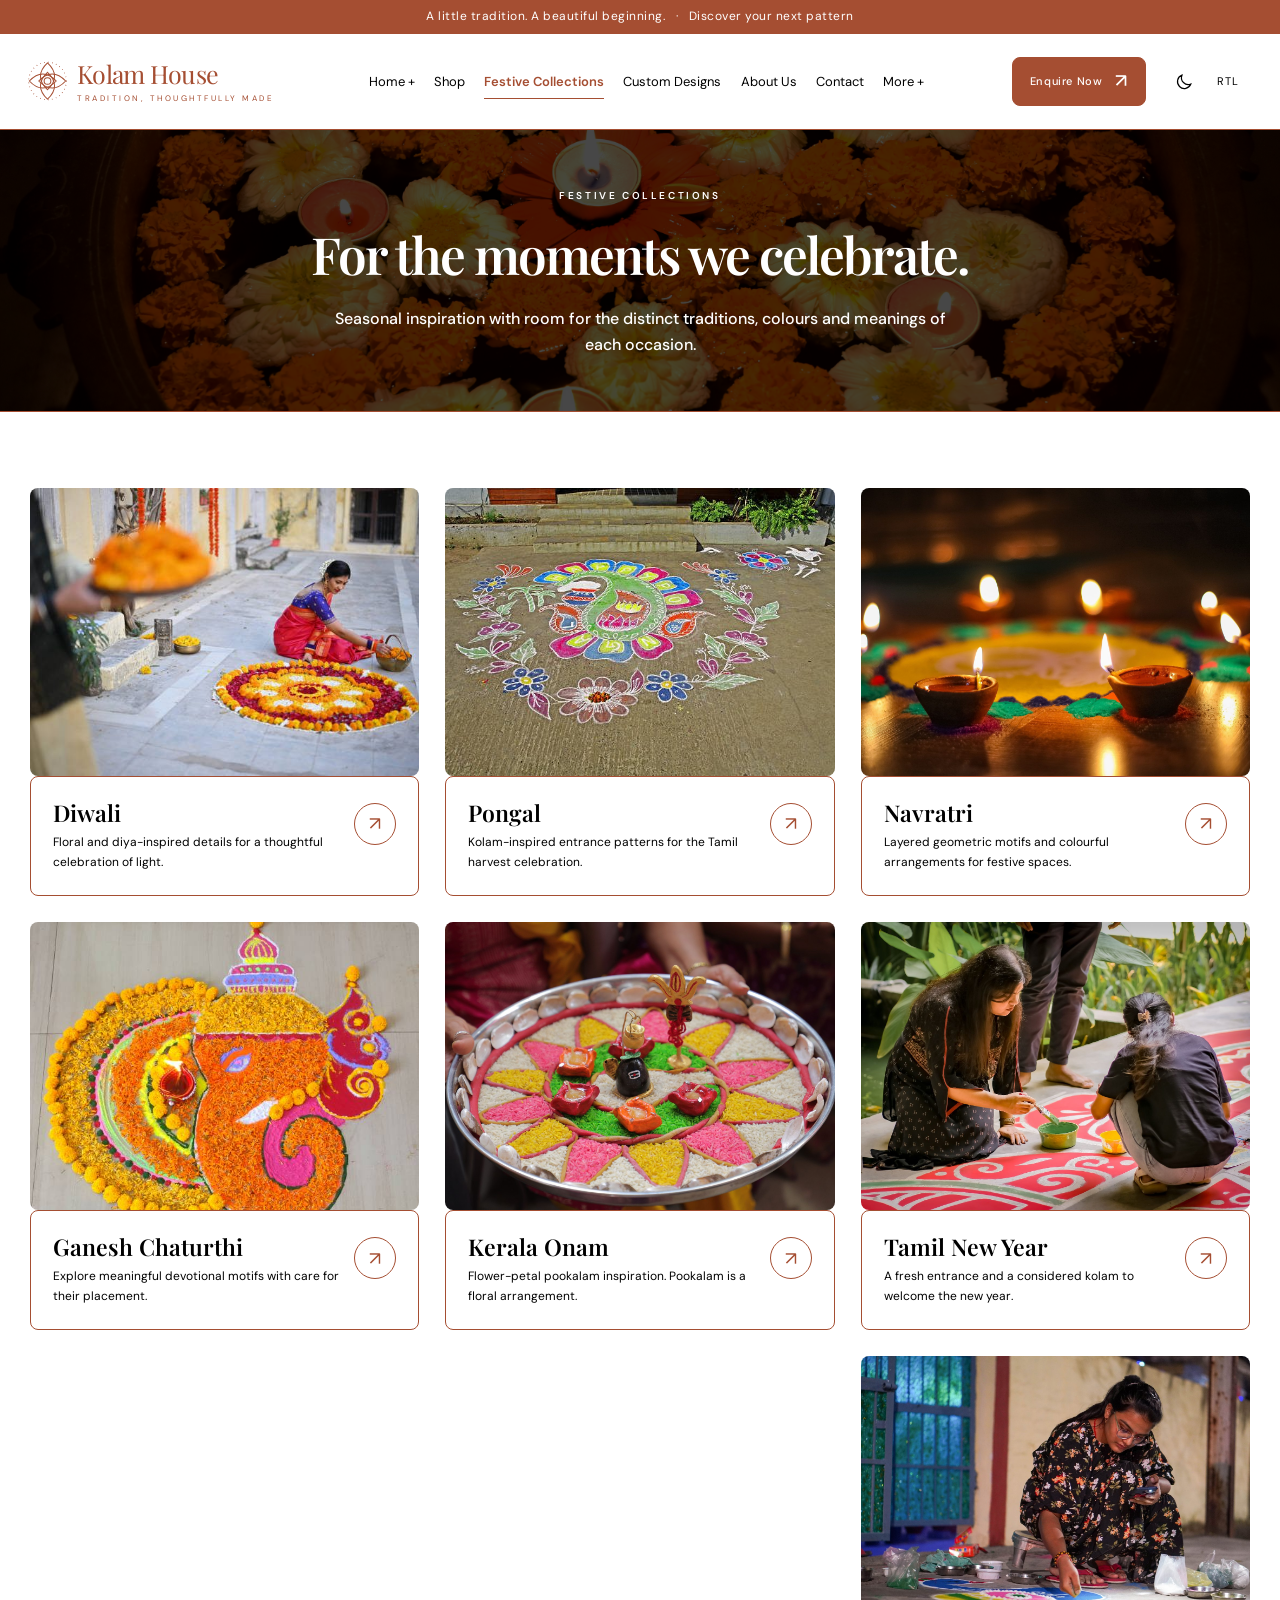
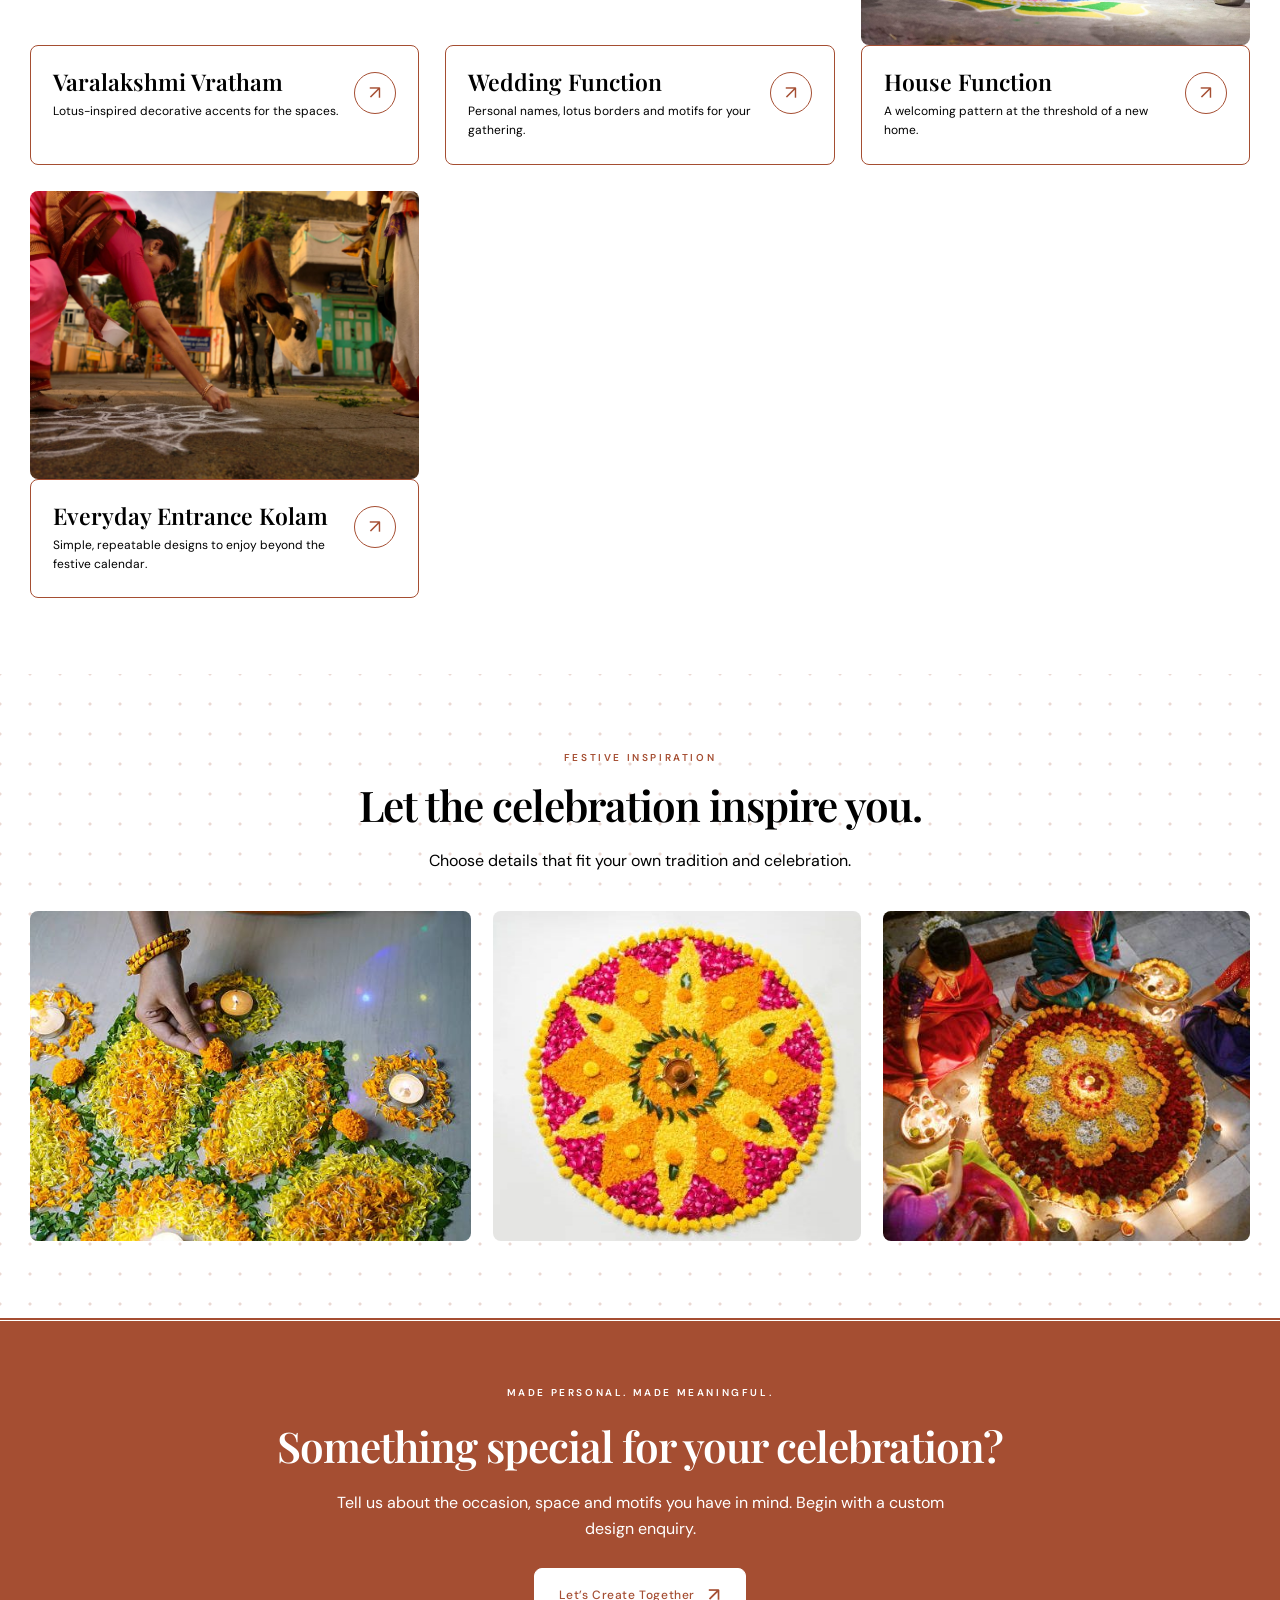
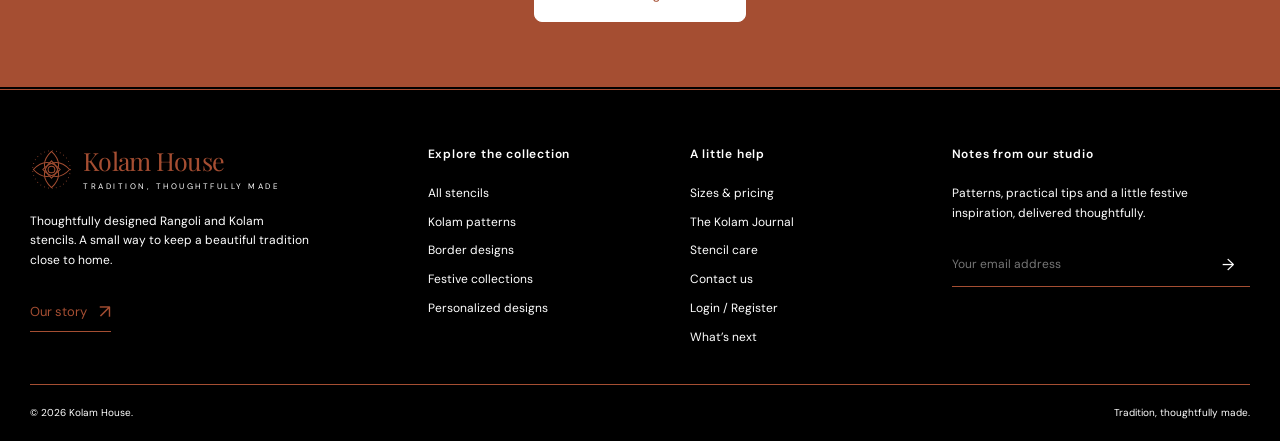
<file: festive-collections.html>
<!doctype html>
<html lang="en" dir="ltr">

<head>
    <meta charset="utf-8">
    <meta name="viewport" content="width=device-width,initial-scale=1">
    <meta name="theme-color" content="#ffffff">
    <title>Festive Rangoli Collections | Kolam House</title>
    <meta name="description"
        content="Explore festive design inspirations for Diwali, Pongal, Navratri, Onam and meaningful gatherings. Find Rangoli and Kolam ideas with respect for each tradition.">
    <link rel="canonical" href="https://kolam-house-stencil.ezhil3013.chatgpt.site/festive-collections.html">
    <meta property="og:title" content="Festive Rangoli Collections | Kolam House">
    <meta property="og:description"
        content="Explore festive design inspirations for Diwali, Pongal, Navratri, Onam and meaningful gatherings. Find Rangoli and Kolam ideas with respect for each tradition.">
    <meta property="og:type" content="website">
    <meta property="og:url" content="https://kolam-house-stencil.ezhil3013.chatgpt.site/festive-collections.html">
    <meta property="og:image" content="https://kolam-house-stencil.ezhil3013.chatgpt.site/assets/images/hero.webp">
    <link rel="icon" href="assets/favicon.svg" type="image/svg+xml">
    <link rel="preconnect" href="https://fonts.googleapis.com">
    <link rel="preconnect" href="https://fonts.gstatic.com" crossorigin>
    <link rel="stylesheet" href="assets/bootstrap.min.css">
    <link rel="stylesheet" href="assets/style.css">
    <script>try { document.documentElement.dataset.theme = localStorage.getItem('kolam-theme') || (matchMedia('(prefers-color-scheme:dark)').matches ? 'dark' : 'light'); document.documentElement.dir = localStorage.getItem('kolam-dir') || 'ltr' } catch (e) { }</script>
    <script
        type="application/ld+json">{"@context": "https://schema.org", "@type": "BreadcrumbList", "itemListElement": [{"@type": "ListItem", "position": 1, "name": "Home", "item": "https://kolam-house-stencil.ezhil3013.chatgpt.site/index.html"}, {"@type": "ListItem", "position": 2, "name": "Festive Rangoli Collections", "item": "https://kolam-house-stencil.ezhil3013.chatgpt.site/festive-collections.html"}]}</script>
    <script src="assets/data.js" defer></script>
    <script src="assets/main.js" defer></script>
</head>

<body class="page-festive-collections"><a class="skip-link" href="#main">Skip to content</a>
    <div class="announcement">A little tradition. A beautiful beginning.   ·   Discover your next pattern</div>
    <header class="site-header">
        <div class="nav-wrap"><a class="brand" href="index.html" aria-label="Kolam House home"><svg viewbox="0 0 64 64"
                    fill="none" aria-hidden="true">
                    <g stroke="currentColor" stroke-width="1.5">
                        <path d="M32 5c14 13 14 27 0 40C18 32 18 18 32 5Z"></path>
                        <path d="M59 32C46 46 32 46 19 32 32 18 46 18 59 32Z"></path>
                        <path d="M32 59C18 46 18 32 32 19 46 32 46 46 32 59Z"></path>
                        <path d="M5 32C18 18 32 18 45 32 32 46 18 46 5 32Z"></path>
                        <circle cx="32" cy="32" r="5"></circle>
                        <circle cx="32" cy="32" r="28" stroke-dasharray="1 5"></circle>
                    </g>
                </svg><span class="brand-name">Kolam House<small>Tradition, thoughtfully made</small></span></a>
            <nav class="main-nav" id="main-nav" aria-label="Primary navigation">
                <details class="nav-drop home-drop">
                    <summary class="">Home +</summary>
                    <div class="dropdown"><a href="index.html">Home Page 1</a><a href="home-2.html">Home Page 2</a>
                    </div>
                </details><a href="products.html" class="">Shop</a><a href="festive-collections.html" class="active"
                    aria-current="page">Festive Collections</a><a href="custom-designs.html" class="">Custom
                    Designs</a><a href="about.html" class="">About Us</a><a href="contact.html" class="">Contact</a>
                <details class="nav-drop">
                    <summary>More +</summary>
                    <div class="dropdown"><a href="pricing.html">Pricing</a><a href="blog.html">Journal</a><a
                            href="product-details.html">Product Details</a><a href="blog-details.html">Blog
                            Details</a><a href="login.html">Login</a><a href="register.html">Register</a></div>
                </details>
            <div class="mobile-nav-tools" aria-label="Display preferences"><button class="icon-button" id="theme-toggle" aria-label="Switch colour theme"><svg
                        viewbox="0 0 24 24" fill="none" stroke="currentColor" stroke-width="1.5">
                        <path d="M20 15.2A8.6 8.6 0 0 1 8.8 4a8.7 8.7 0 1 0 11.2 11.2Z"></path>
                    </svg></button><button class="icon-button rtl-button" id="rtl-toggle"
                    aria-label="Switch to right-to-left layout" aria-pressed="false">RTL</button></div></nav>
            <div class="nav-actions"><a
                    class="btn  btn-small" href="contact.html">Enquire Now<span class="arrow"
                        aria-hidden="true">↗</span></a><button class="icon-button menu-button" id="menu-toggle"
                    aria-expanded="false" aria-controls="main-nav" aria-label="Open navigation">☰</button></div>
        </div>
    </header>
    <main id="main">
        <section class="page-hero background-hero"
            style="--page-background:url('assets/images/background/festive-collections-background.jpg')"><img
                class="page-background-image" src="assets/images/background/festive-collections-background.jpg" alt=""
                aria-hidden="true" decoding="async" fetchpriority="high"><span class="eyebrow">Festive
                collections</span>
            <h1>For the moments we celebrate.</h1>
            <p>Seasonal inspiration with room for the distinct traditions, colours and meanings of each occasion.</p>
        </section>
        <section class="section">
            <div class="grid-3"><a class="collection-card reveal" href="products.html?occasion=Diwali">
                    <div class="image-wrap"><img src="assets/images/placeholders/festive-collections-image-01.jpg"
                            alt="Image slot" width="512" height="512" class="image-motion" loading="lazy"
                            decoding="async" data-placeholder="true"></div>
                    <div class="card-bottom">
                        <div>
                            <h3>Diwali</h3>
                            <p>Floral and diya-inspired details for a thoughtful celebration of light.</p>
                        </div><span class="circle-arrow"><span class="arrow" aria-hidden="true">↗</span></span>
                    </div>
                </a><a class="collection-card reveal" href="products.html?occasion=Pongal">
                    <div class="image-wrap"><img src="assets/images/placeholders/festive-collections-image-02.jpg"
                            alt="Image slot" width="512" height="512" class="image-motion" loading="lazy"
                            decoding="async" data-placeholder="true"></div>
                    <div class="card-bottom">
                        <div>
                            <h3>Pongal</h3>
                            <p>Kolam-inspired entrance patterns for the Tamil harvest celebration.</p>
                        </div><span class="circle-arrow"><span class="arrow" aria-hidden="true">↗</span></span>
                    </div>
                </a><a class="collection-card reveal" href="products.html?occasion=Navratri">
                    <div class="image-wrap"><img src="assets/images/placeholders/festive-collections-image-03.jpg"
                            alt="Image slot" width="512" height="512" class="image-motion" loading="lazy"
                            decoding="async" data-placeholder="true"></div>
                    <div class="card-bottom">
                        <div>
                            <h3>Navratri</h3>
                            <p>Layered geometric motifs and colourful arrangements for festive spaces.</p>
                        </div><span class="circle-arrow"><span class="arrow" aria-hidden="true">↗</span></span>
                    </div>
                </a><a class="collection-card reveal" href="products.html?category=Devotional%20Symbols">
                    <div class="image-wrap"><img src="assets/images/placeholders/festive-collections-image-04.jpg"
                            alt="Ganesh Chaturthi collection inspiration" width="512" height="512" class="image-motion"
                            loading="lazy" decoding="async"></div>
                    <div class="card-bottom">
                        <div>
                            <h3>Ganesh Chaturthi</h3>
                            <p>Explore meaningful devotional motifs with care for their placement.</p>
                        </div><span class="circle-arrow"><span class="arrow" aria-hidden="true">↗</span></span>
                    </div>
                </a><a class="collection-card reveal" href="products.html?category=Floral%20Rangoli%20Stencils">
                    <div class="image-wrap"><img src="assets/images/placeholders/festive-collections-image-05.jpg"
                            alt="Image slot" width="512" height="512" class="image-motion" loading="lazy"
                            decoding="async" data-placeholder="true"></div>
                    <div class="card-bottom">
                        <div>
                            <h3>Kerala Onam</h3>
                            <p>Flower-petal pookalam inspiration. Pookalam is a floral arrangement.</p>
                        </div><span class="circle-arrow"><span class="arrow" aria-hidden="true">↗</span></span>
                    </div>
                </a><a class="collection-card reveal" href="products.html?occasion=Tamil%20New%20Year">
                    <div class="image-wrap"><img src="assets/images/placeholders/festive-collections-image-06.jpg"
                            alt="Image slot" width="512" height="512" class="image-motion" loading="lazy"
                            decoding="async" data-placeholder="true"></div>
                    <div class="card-bottom">
                        <div>
                            <h3>Tamil New Year</h3>
                            <p>A fresh entrance and a considered kolam to welcome the new year.</p>
                        </div><span class="circle-arrow"><span class="arrow" aria-hidden="true">↗</span></span>
                    </div>
                </a><a class="collection-card reveal" href="products.html?category=Devotional%20Symbols">
                    <div class="image-wrap"><img src="assets/images/placeholders/festive-collections-image-07.jpg"
                            alt="Image slot" width="512" height="512" class="image-motion" loading="lazy"
                            decoding="async" data-placeholder="true"></div>
                    <div class="card-bottom">
                        <div>
                            <h3>Varalakshmi Vratham</h3>
                            <p>Lotus-inspired decorative accents for the spaces.</p>
                        </div><span class="circle-arrow"><span class="arrow" aria-hidden="true">↗</span></span>
                    </div>
                </a><a class="collection-card reveal" href="products.html?occasion=Weddings">
                    <div class="image-wrap"><img src="assets/images/placeholders/festive-collections-image-08.jpg"
                            alt="Image slot" width="512" height="512" class="image-motion" loading="lazy"
                            decoding="async" data-placeholder="true"></div>
                    <div class="card-bottom">
                        <div>
                            <h3>Wedding Function</h3>
                            <p>Personal names, lotus borders and motifs for your gathering.</p>
                        </div><span class="circle-arrow"><span class="arrow" aria-hidden="true">↗</span></span>
                    </div>
                </a><a class="collection-card reveal" href="products.html?occasion=Housewarming">
                    <div class="image-wrap"><img src="assets/images/placeholders/festive-collections-image-09.jpg"
                            alt="Image slot" width="512" height="512" class="image-motion" loading="lazy"
                            decoding="async" data-placeholder="true"></div>
                    <div class="card-bottom">
                        <div>
                            <h3>House Function</h3>
                            <p>A welcoming pattern at the threshold of a new home.</p>
                        </div><span class="circle-arrow"><span class="arrow" aria-hidden="true">↗</span></span>
                    </div>
                </a><a class="collection-card reveal" href="products.html?occasion=Everyday">
                    <div class="image-wrap"><img src="assets/images/placeholders/festive-collections-image-10.jpg"
                            alt="Image slot" width="512" height="512" class="image-motion" loading="lazy"
                            decoding="async" data-placeholder="true"></div>
                    <div class="card-bottom">
                        <div>
                            <h3>Everyday Entrance Kolam</h3>
                            <p>Simple, repeatable designs to enjoy beyond the festive calendar.</p>
                        </div><span class="circle-arrow"><span class="arrow" aria-hidden="true">↗</span></span>
                    </div>
                </a></div>
        </section>
        <section class="section section-alt">
            <div class="section-heading"><span class="eyebrow">Festive inspiration</span>
                <h2>Let the celebration inspire you.</h2>
                <p>Choose details that fit your own tradition and celebration.</p>
            </div>
            <div class="gallery"><img src="assets/images/placeholders/festive-collections-image-11.jpg" alt="Image slot"
                    width="512" height="512" class="image-motion" loading="lazy" decoding="async"
                    data-placeholder="true"><img src="assets/images/placeholders/festive-collections-image-12.jpg"
                    alt="Image slot" width="512" height="512" class="image-motion" loading="lazy" decoding="async"
                    data-placeholder="true"><img src="assets/images/placeholders/festive-collections-image-13.jpg"
                    alt="Image slot" width="512" height="512" class="image-motion" loading="lazy" decoding="async"
                    data-placeholder="true"></div>
        </section>
        <section class="cta-section"><span class="eyebrow">Made personal. Made meaningful.</span>
            <h2>Something special for your celebration?</h2>
            <p>Tell us about the occasion, space and motifs you have in mind. Begin with a custom design enquiry.</p><a
                class="btn  " href="custom-designs.html">Let’s Create Together<span class="arrow"
                    aria-hidden="true">↗</span></a>
        </section>
    </main>
    <footer class="site-footer">
        <div class="footer-grid">
            <div><a class="brand" href="index.html" aria-label="Kolam House home"><svg viewbox="0 0 64 64" fill="none"
                        aria-hidden="true">
                        <g stroke="currentColor" stroke-width="1.5">
                            <path d="M32 5c14 13 14 27 0 40C18 32 18 18 32 5Z"></path>
                            <path d="M59 32C46 46 32 46 19 32 32 18 46 18 59 32Z"></path>
                            <path d="M32 59C18 46 18 32 32 19 46 32 46 46 32 59Z"></path>
                            <path d="M5 32C18 18 32 18 45 32 32 46 18 46 5 32Z"></path>
                            <circle cx="32" cy="32" r="5"></circle>
                            <circle cx="32" cy="32" r="28" stroke-dasharray="1 5"></circle>
                        </g>
                    </svg><span class="brand-name">Kolam House<small>Tradition, thoughtfully made</small></span></a>
                <p>Thoughtfully designed Rangoli and Kolam stencils. A small way to keep a beautiful tradition close to
                    home.</p><a class="text-link" href="about.html">Our story<span class="arrow"
                        aria-hidden="true">↗</span></a>
            </div>
            <div>
                <h3>Explore the collection</h3>
                <div class="footer-links"><a href="products.html">All stencils</a><a
                        href="products.html?category=Kambi%20Kolam">Kolam patterns</a><a
                        href="products.html?category=Border%20Rangoli%20Designs">Border designs</a><a
                        href="festive-collections.html">Festive collections</a><a
                        href="custom-designs.html">Personalized designs</a></div>
            </div>
            <div>
                <h3>A little help</h3>
                <div class="footer-links"><a href="pricing.html">Sizes &amp; pricing</a><a href="blog.html">The Kolam
                        Journal</a><a href="blog-details.html?id=stencil-care">Stencil care</a><a
                        href="contact.html">Contact us</a><a href="login.html">Login / Register</a><a
                        href="coming-soon.html">What’s next</a></div>
            </div>
            <div>
                <h3>Notes from our studio</h3>
                <p>Patterns, practical tips and a little festive inspiration, delivered thoughtfully.</p>
                <form class="newsletter demo-form" data-kind="newsletter"><label class="visually-hidden"
                        for="footer-email">Email address</label><input id="footer-email" name="email" type="email"
                        placeholder="Your email address" required><button type="submit"
                        aria-label="Subscribe to studio notes">→</button>
                    <div class="form-status visually-hidden" role="status"></div>
                </form>
            </div>
        </div>
        <div class="footer-bottom"><span>© 2026 Kolam House.</span><span>Tradition, thoughtfully made.</span></div>
    </footer><button id="to-top" class="to-top" aria-label="Back to top">↑</button>
    <div id="toast" class="toast" role="status" hidden></div>
</body>

</html>
</file>
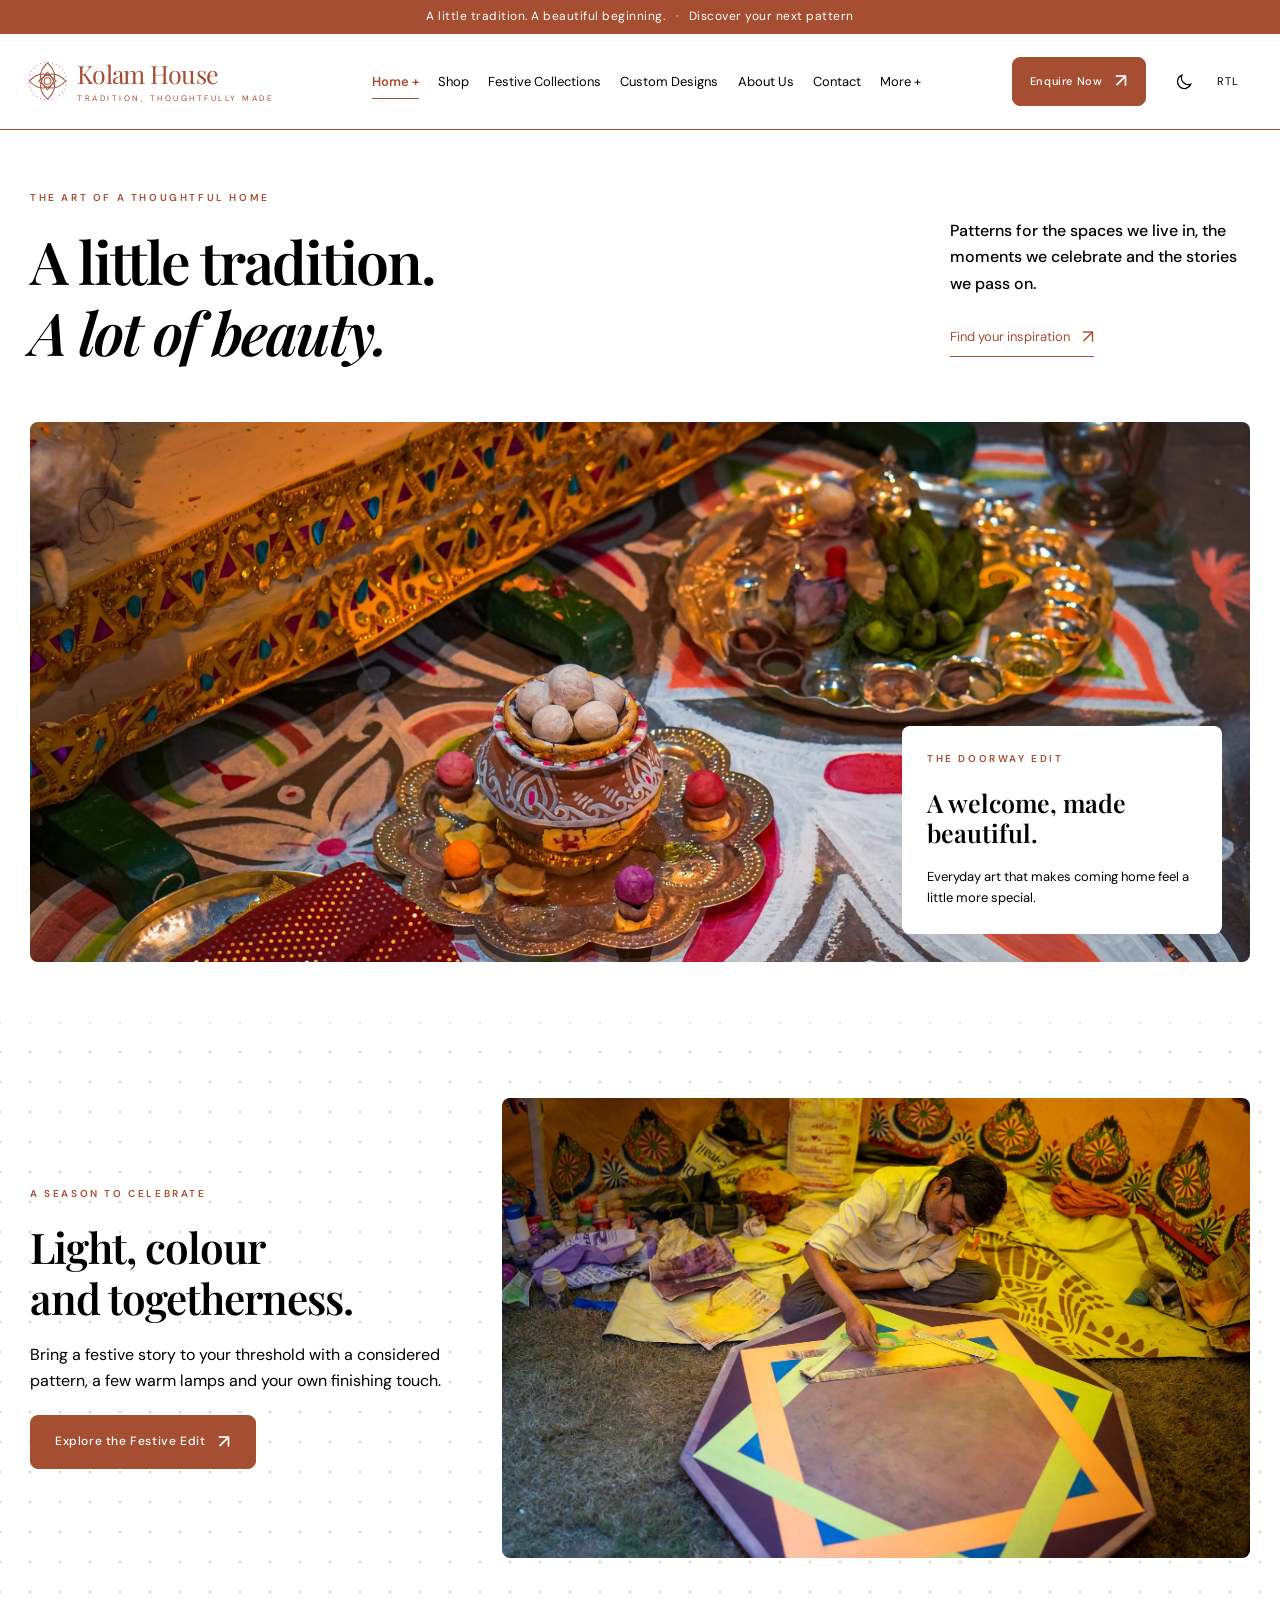
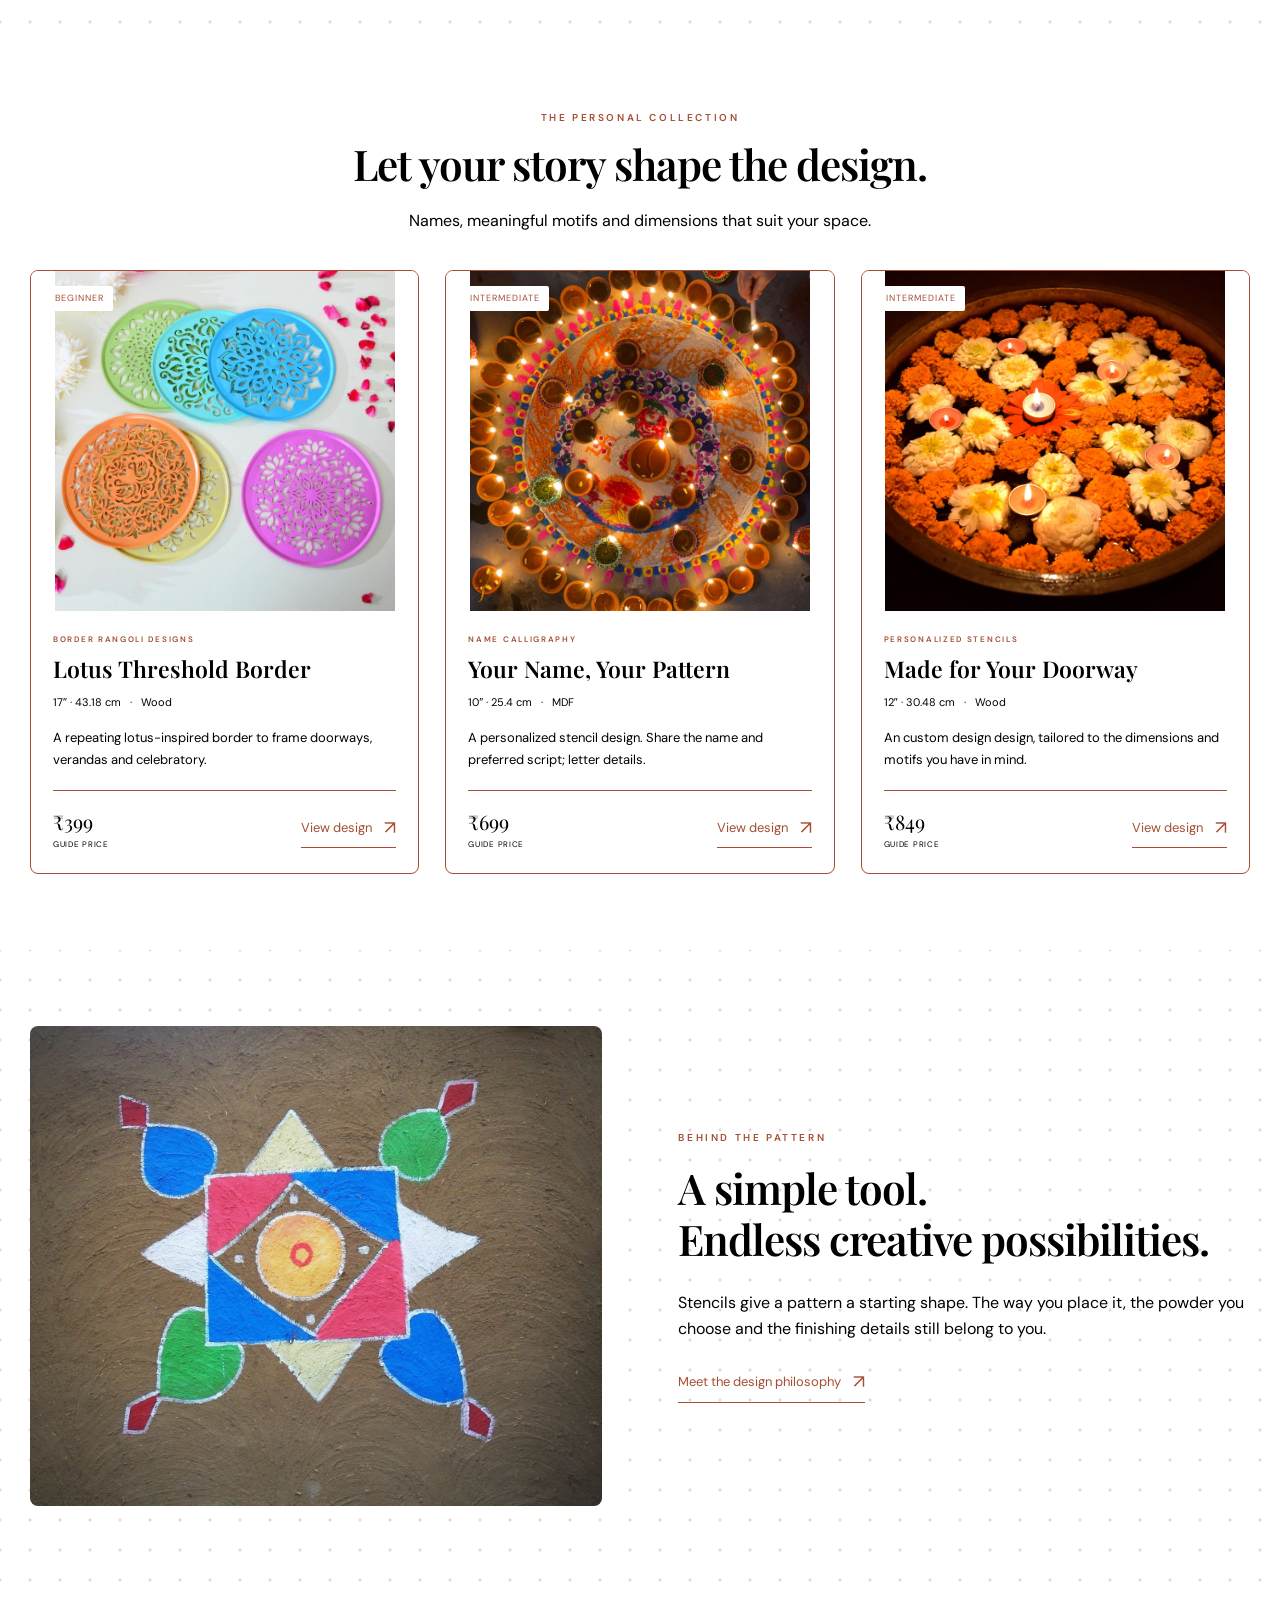
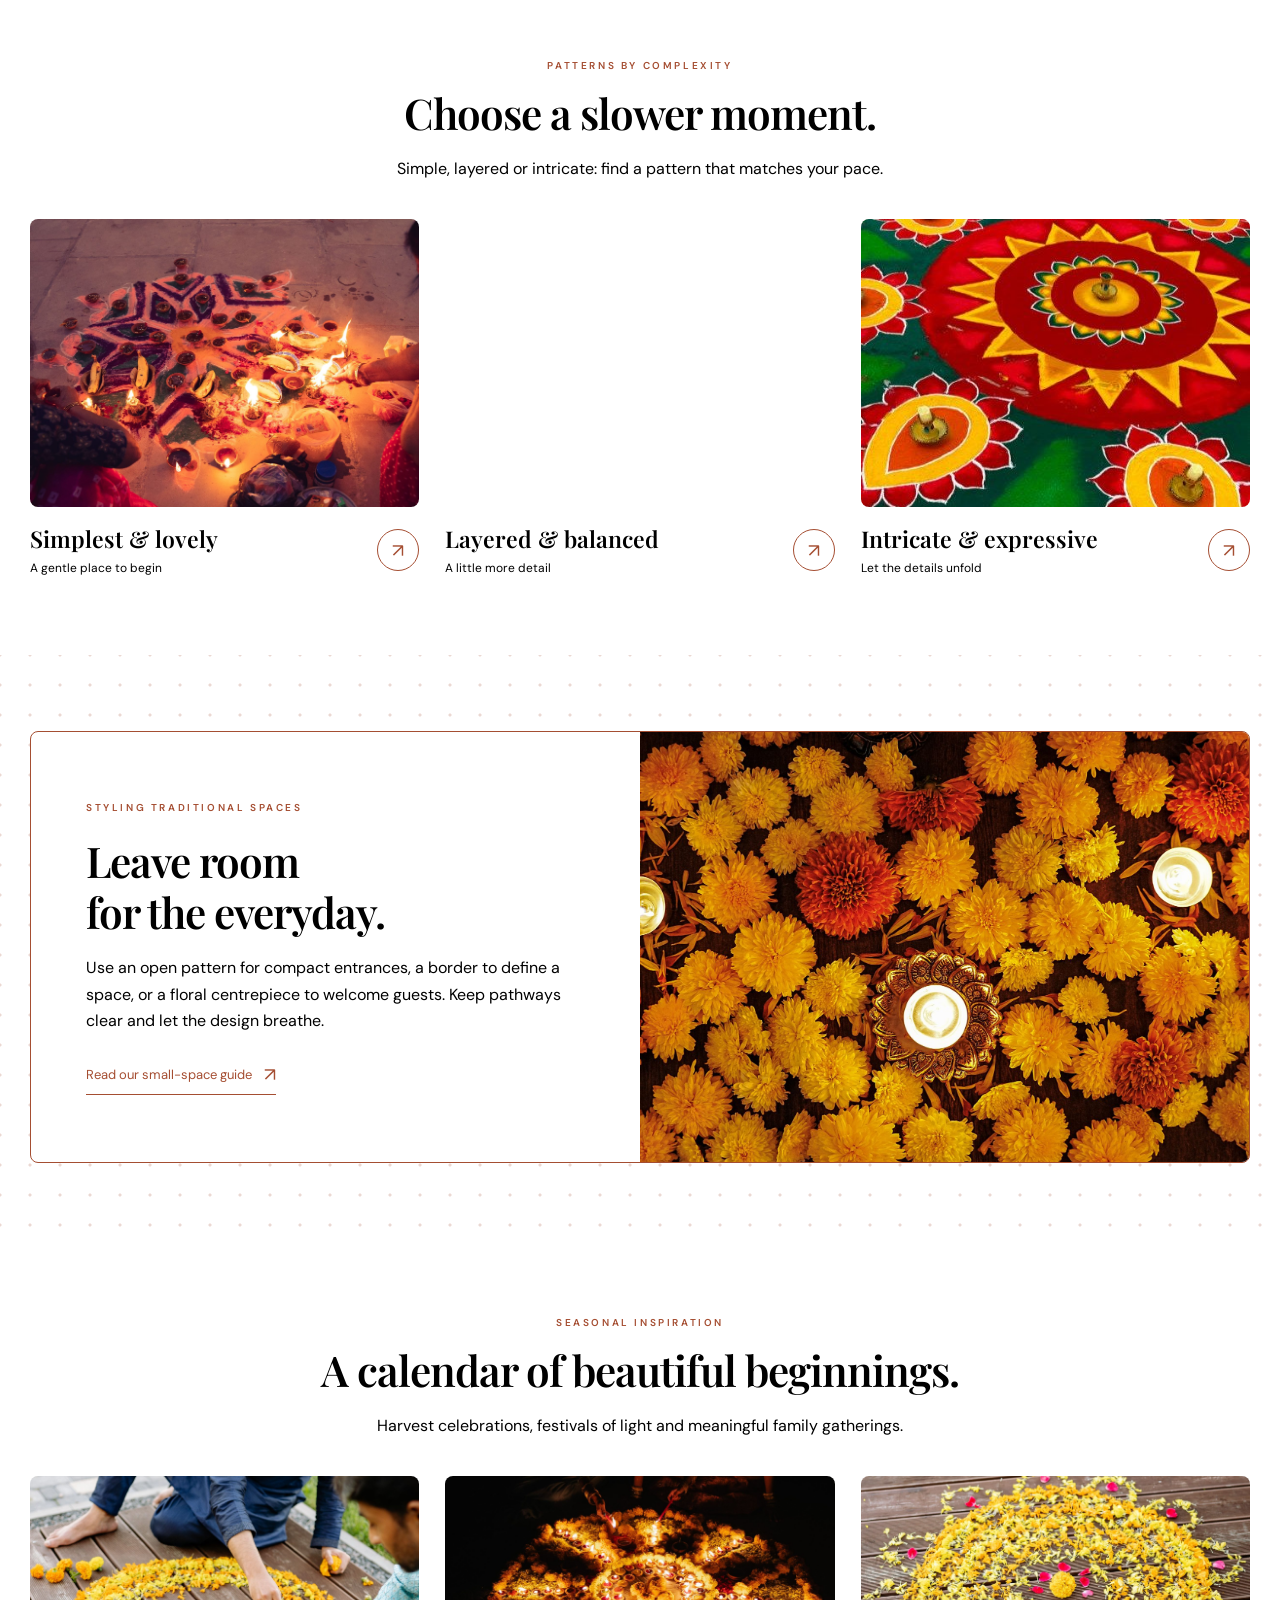
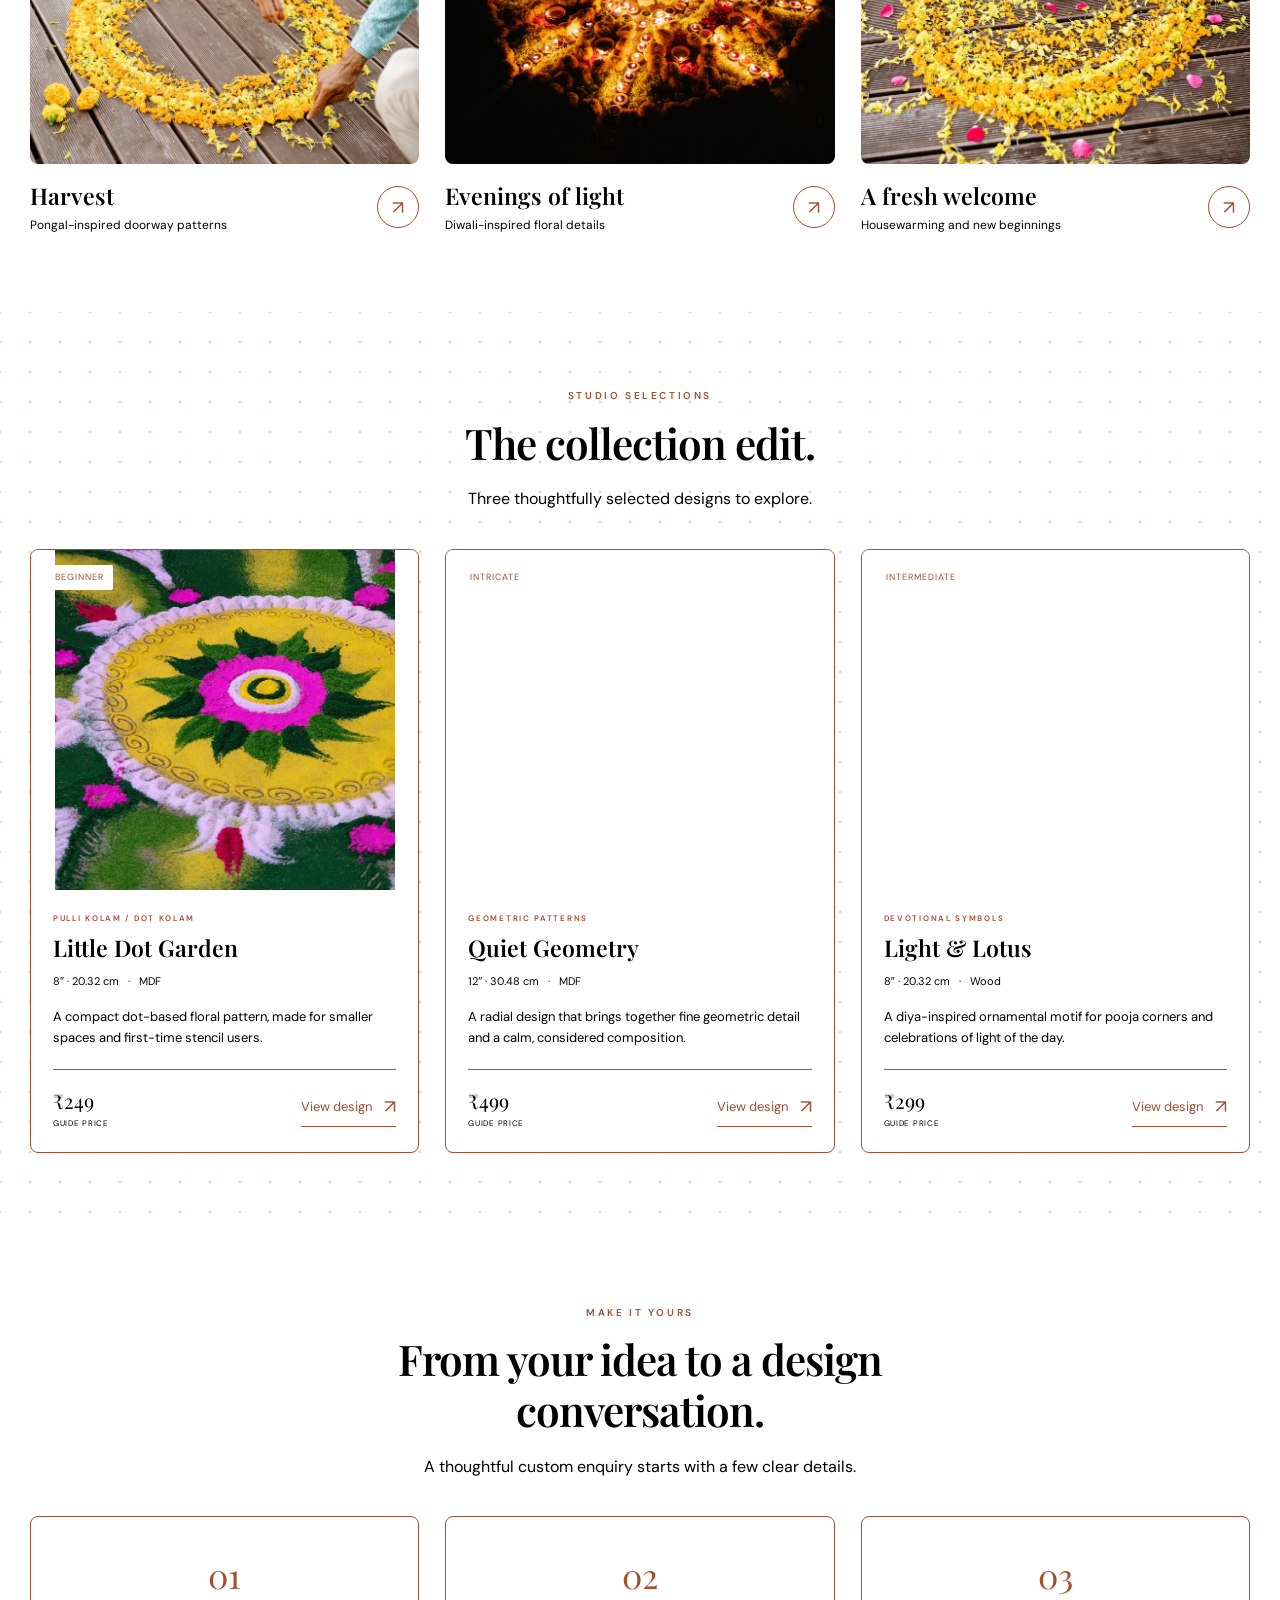
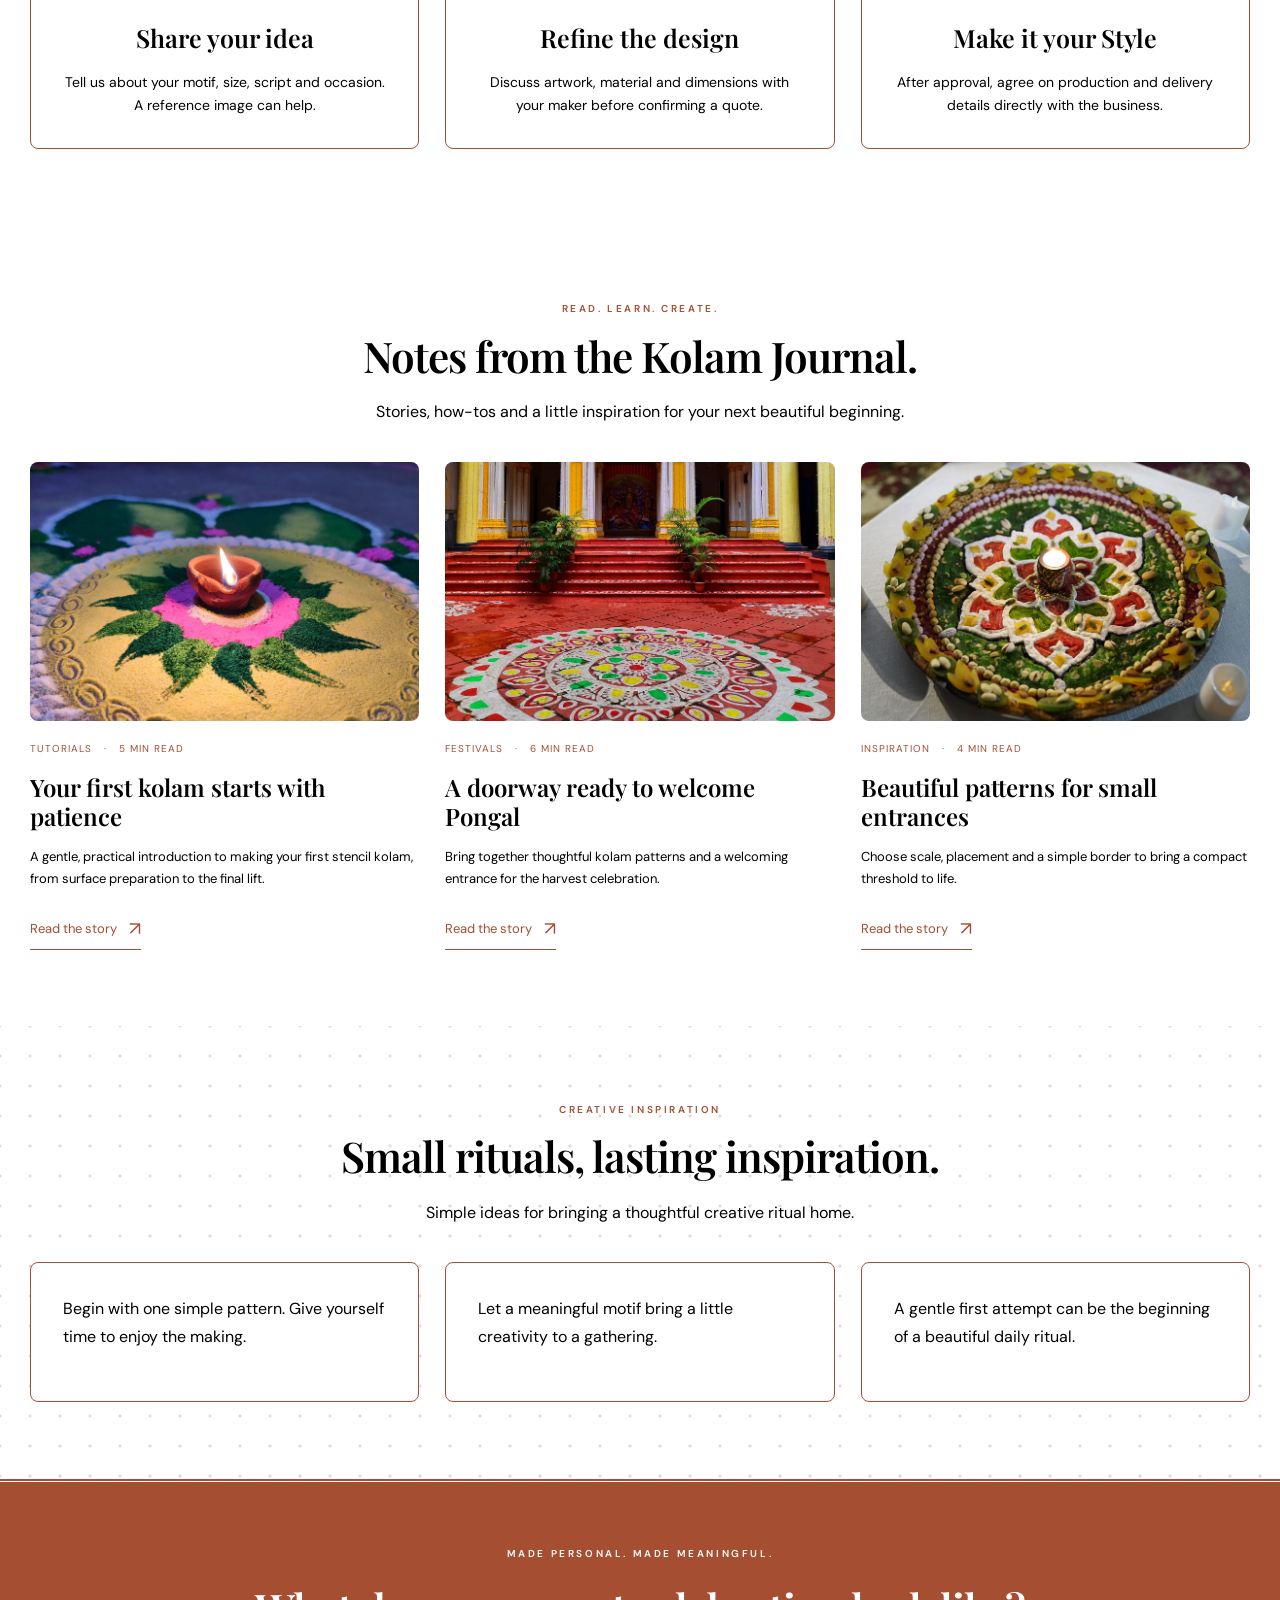
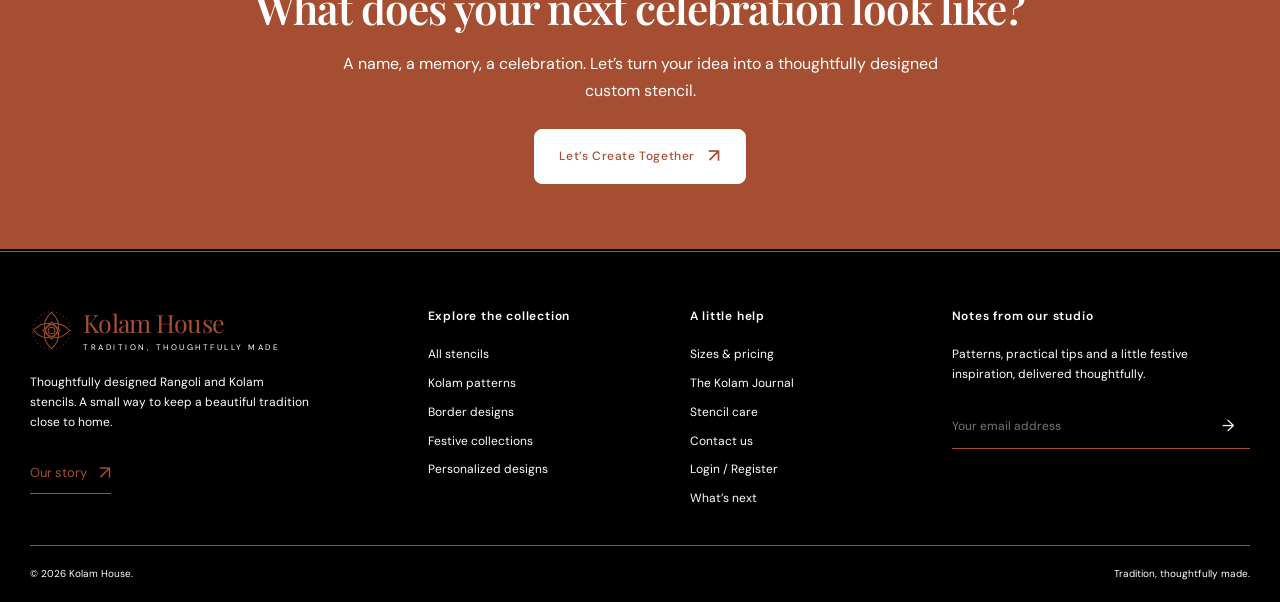
<file: home-2.html>
<!doctype html>
<html lang="en" dir="ltr">

<head>
    <meta charset="utf-8">
    <meta name="viewport" content="width=device-width,initial-scale=1">
    <meta name="theme-color" content="#ffffff">
    <title>A Little Tradition | Kolam House</title>
    <meta name="description"
        content="Discover contemporary kolam living with doorway styling, festive stories and personal stencil designs. Explore a thoughtful new view of everyday tradition.">
    <link rel="canonical" href="https://kolam-house-stencil.ezhil3013.chatgpt.site/home-2.html">
    <meta property="og:title" content="A Little Tradition | Kolam House">
    <meta property="og:description"
        content="Discover contemporary kolam living with doorway styling, festive stories and personal stencil designs. Explore a thoughtful new view of everyday tradition.">
    <meta property="og:type" content="website">
    <meta property="og:url" content="https://kolam-house-stencil.ezhil3013.chatgpt.site/home-2.html">
    <meta property="og:image" content="https://kolam-house-stencil.ezhil3013.chatgpt.site/assets/images/hero.webp">
    <link rel="icon" href="assets/favicon.svg" type="image/svg+xml">
    <link rel="preconnect" href="https://fonts.googleapis.com">
    <link rel="preconnect" href="https://fonts.gstatic.com" crossorigin>
    <link rel="stylesheet" href="assets/bootstrap.min.css">
    <link rel="stylesheet" href="assets/style.css">
    <script>try { document.documentElement.dataset.theme = localStorage.getItem('kolam-theme') || (matchMedia('(prefers-color-scheme:dark)').matches ? 'dark' : 'light'); document.documentElement.dir = localStorage.getItem('kolam-dir') || 'ltr' } catch (e) { }</script>
    <script
        type="application/ld+json">{"@context": "https://schema.org", "@type": "BreadcrumbList", "itemListElement": [{"@type": "ListItem", "position": 1, "name": "Home", "item": "https://kolam-house-stencil.ezhil3013.chatgpt.site/index.html"}, {"@type": "ListItem", "position": 2, "name": "A Little Tradition", "item": "https://kolam-house-stencil.ezhil3013.chatgpt.site/home-2.html"}]}</script>
    <script src="assets/data.js" defer></script>
    <script src="assets/main.js" defer></script>
</head>

<body class="page-home-2"><a class="skip-link" href="#main">Skip to content</a>
    <div class="announcement">A little tradition. A beautiful beginning.   ·   Discover your next pattern</div>
    <header class="site-header">
        <div class="nav-wrap"><a class="brand" href="index.html" aria-label="Kolam House home"><svg viewbox="0 0 64 64"
                    fill="none" aria-hidden="true">
                    <g stroke="currentColor" stroke-width="1.5">
                        <path d="M32 5c14 13 14 27 0 40C18 32 18 18 32 5Z"></path>
                        <path d="M59 32C46 46 32 46 19 32 32 18 46 18 59 32Z"></path>
                        <path d="M32 59C18 46 18 32 32 19 46 32 46 46 32 59Z"></path>
                        <path d="M5 32C18 18 32 18 45 32 32 46 18 46 5 32Z"></path>
                        <circle cx="32" cy="32" r="5"></circle>
                        <circle cx="32" cy="32" r="28" stroke-dasharray="1 5"></circle>
                    </g>
                </svg><span class="brand-name">Kolam House<small>Tradition, thoughtfully made</small></span></a>
            <nav class="main-nav" id="main-nav" aria-label="Primary navigation">
                <details class="nav-drop home-drop">
                    <summary class="active" aria-current="page">Home +</summary>
                    <div class="dropdown"><a href="index.html">Home Page 1</a><a href="home-2.html" aria-current="page"
                            class="active">Home Page 2</a></div>
                </details><a href="products.html" class="">Shop</a><a href="festive-collections.html" class="">Festive
                    Collections</a><a href="custom-designs.html" class="">Custom Designs</a><a href="about.html"
                    class="">About Us</a><a href="contact.html" class="">Contact</a>
                <details class="nav-drop">
                    <summary>More +</summary>
                    <div class="dropdown"><a href="pricing.html">Pricing</a><a href="blog.html">Journal</a><a
                            href="product-details.html">Product Details</a><a href="blog-details.html">Blog
                            Details</a><a href="login.html">Login</a><a href="register.html">Register</a></div>
                </details>
            <div class="mobile-nav-tools" aria-label="Display preferences"><button class="icon-button" id="theme-toggle" aria-label="Switch colour theme"><svg
                        viewbox="0 0 24 24" fill="none" stroke="currentColor" stroke-width="1.5">
                        <path d="M20 15.2A8.6 8.6 0 0 1 8.8 4a8.7 8.7 0 1 0 11.2 11.2Z"></path>
                    </svg></button><button class="icon-button rtl-button" id="rtl-toggle"
                    aria-label="Switch to right-to-left layout" aria-pressed="false">RTL</button></div></nav>
            <div class="nav-actions"><a
                    class="btn  btn-small" href="contact.html">Enquire Now<span class="arrow"
                        aria-hidden="true">↗</span></a><button class="icon-button menu-button" id="menu-toggle"
                    aria-expanded="false" aria-controls="main-nav" aria-label="Open navigation">☰</button></div>
        </div>
    </header>
    <main id="main">
        <section class="editorial-hero">
            <div class="editorial-top">
                <div><span class="eyebrow">The art of a thoughtful home</span>
                    <h1>A little tradition.<br><em>A lot of beauty.</em></h1>
                </div>
                <div>
                    <p>Patterns for the spaces we live in, the moments we celebrate and the stories we pass on.</p><a
                        class="text-link" href="festive-collections.html">Find your inspiration<span class="arrow"
                            aria-hidden="true">↗</span></a>
                </div>
            </div>
            <div class="editorial-image"><img src="assets/images/placeholders/home-2-image-01.jpg" alt="Image slot"
                    width="512" height="512" class="image-motion" fetchpriority="high" decoding="async"
                    data-placeholder="true">
                <div class="editorial-caption"><span class="eyebrow">The doorway edit</span>
                    <h3>A welcome, made beautiful.</h3>
                    <p>Everyday art that makes coming home feel a little more special.</p>
                </div>
            </div>
        </section>
        <section class="section section-alt">
            <div class="wide-story">
                <div><span class="eyebrow">A season to celebrate</span>
                    <h2>Light, colour<br>and togetherness.</h2>
                    <p>Bring a festive story to your threshold with a considered pattern, a few warm lamps and your own
                        finishing touch.</p><a class="btn  " href="festive-collections.html">Explore the Festive
                        Edit<span class="arrow" aria-hidden="true">↗</span></a>
                </div><img src="assets/images/placeholders/home-2-image-02.jpg" alt="Image slot" width="512"
                    height="512" class="image-motion" loading="lazy" decoding="async" data-placeholder="true">
            </div>
        </section>
        <section class="section">
            <div class="section-heading"><span class="eyebrow">The personal collection</span>
                <h2>Let your story shape the design.</h2>
                <p>Names, meaningful motifs and dimensions that suit your space.</p>
            </div>
            <div class="grid-3">
                <article class="product-card reveal" data-product-id="border"><a class="product-image"
                        href="product-details.html?id=border" aria-label="View Lotus Threshold Border"><img
                            src="assets/images/placeholders/home-2-image-03.jpeg" alt="Image slot" width="512"
                            height="512" class="image-motion" loading="lazy" decoding="async"
                            data-placeholder="true"><span class="product-tag">Beginner</span></a>
                    <div class="product-body"><span class="eyebrow">Border Rangoli Designs</span>
                        <h3><a href="product-details.html?id=border">Lotus Threshold Border</a></h3>
                        <div class="product-meta">17″ · 43.18 cm   ·   Wood</div>
                        <p class="product-desc">A repeating lotus-inspired border to frame doorways, verandas and
                            celebratory.</p>
                        <div class="product-bottom"><span class="price">₹399<small>GUIDE PRICE</small></span><a
                                class="text-link" href="product-details.html?id=border">View design<span class="arrow"
                                    aria-hidden="true">↗</span></a></div>
                    </div>
                </article>
                <article class="product-card reveal" data-product-id="name"><a class="product-image"
                        href="product-details.html?id=name" aria-label="View Your Name, Your Pattern"><img
                            src="assets/images/placeholders/home-2-image-04.jpg" alt="Image slot" width="512"
                            height="512" class="image-motion" loading="lazy" decoding="async"
                            data-placeholder="true"><span class="product-tag">Intermediate</span></a>
                    <div class="product-body"><span class="eyebrow">Name Calligraphy</span>
                        <h3><a href="product-details.html?id=name">Your Name, Your Pattern</a></h3>
                        <div class="product-meta">10″ · 25.4 cm   ·   MDF</div>
                        <p class="product-desc">A personalized stencil design. Share the name and preferred script;
                            letter details.</p>
                        <div class="product-bottom"><span class="price">₹699<small>GUIDE PRICE</small></span><a
                                class="text-link" href="product-details.html?id=name">View design<span class="arrow"
                                    aria-hidden="true">↗</span></a></div>
                    </div>
                </article>
                <article class="product-card reveal" data-product-id="personal"><a class="product-image"
                        href="product-details.html?id=personal" aria-label="View Made for Your Doorway"><img
                            src="assets/images/placeholders/home-2-image-05.jpg" alt="Image slot" width="512"
                            height="512" class="image-motion" loading="lazy" decoding="async"
                            data-placeholder="true"><span class="product-tag">Intermediate</span></a>
                    <div class="product-body"><span class="eyebrow">Personalized Stencils</span>
                        <h3><a href="product-details.html?id=personal">Made for Your Doorway</a></h3>
                        <div class="product-meta">12″ · 30.48 cm   ·   Wood</div>
                        <p class="product-desc">An custom design design, tailored to the dimensions and motifs you have
                            in mind.</p>
                        <div class="product-bottom"><span class="price">₹849<small>GUIDE PRICE</small></span><a
                                class="text-link" href="product-details.html?id=personal">View design<span class="arrow"
                                    aria-hidden="true">↗</span></a></div>
                    </div>
                </article>
            </div>
        </section>
        <section class="section section-alt">
            <div class="split">
                <div class="image-wrap"><img src="assets/images/placeholders/home-2-image-06.jpg" alt="Image slot"
                        width="512" height="512" class="image-motion" loading="lazy" decoding="async"
                        data-placeholder="true"></div>
                <div class="split-copy"><span class="eyebrow">Behind the pattern</span>
                    <h2>A simple tool.<br>Endless creative possibilities.</h2>
                    <p>Stencils give a pattern a starting shape. The way you place it, the powder you choose and the
                        finishing details still belong to you.</p><a class="text-link" href="about.html">Meet the design
                        philosophy<span class="arrow" aria-hidden="true">↗</span></a>
                </div>
            </div>
        </section>
        <section class="section">
            <div class="section-heading"><span class="eyebrow">Patterns by complexity</span>
                <h2>Choose a slower moment.</h2>
                <p>Simple, layered or intricate: find a pattern that matches your pace.</p>
            </div>
            <div class="grid-3"><a class="collection-card reveal" href="products.html?complexity=Beginner">
                    <div class="image-wrap"><img src="assets/images/placeholders/home-2-image-07.jpg" alt="Image slot"
                            width="512" height="512" class="image-motion" loading="lazy" decoding="async"
                            data-placeholder="true"></div>
                    <div class="card-bottom">
                        <div>
                            <h3>Simplest &amp; lovely</h3>
                            <p>A gentle place to begin</p>
                        </div><span class="circle-arrow"><span class="arrow" aria-hidden="true">↗</span></span>
                    </div>
                </a><a class="collection-card reveal" href="products.html?complexity=Intermediate">
                    <div class="image-wrap"><img src="assets/images/placeholders/home-2-image-08.jpg" alt="Image slot"
                            width="512" height="512" class="image-motion" loading="lazy" decoding="async"
                            data-placeholder="true"></div>
                    <div class="card-bottom">
                        <div>
                            <h3>Layered &amp; balanced</h3>
                            <p>A little more detail</p>
                        </div><span class="circle-arrow"><span class="arrow" aria-hidden="true">↗</span></span>
                    </div>
                </a><a class="collection-card reveal" href="products.html?complexity=Intricate">
                    <div class="image-wrap"><img src="assets/images/placeholders/home-2-image-09.jpg" alt="Image slot"
                            width="512" height="512" class="image-motion" loading="lazy" decoding="async"
                            data-placeholder="true"></div>
                    <div class="card-bottom">
                        <div>
                            <h3>Intricate &amp; expressive</h3>
                            <p>Let the details unfold</p>
                        </div><span class="circle-arrow"><span class="arrow" aria-hidden="true">↗</span></span>
                    </div>
                </a></div>
        </section>
        <section class="section section-alt">
            <div class="festival-banner">
                <div class="festival-copy"><span class="eyebrow">Styling traditional spaces</span>
                    <h2>Leave room<br>for the everyday.</h2>
                    <p>Use an open pattern for compact entrances, a border to define a space, or a floral centrepiece to
                        welcome guests. Keep pathways clear and let the design breathe.</p><a class="text-link"
                        href="blog-details.html?id=small-spaces">Read our small-space guide<span class="arrow"
                            aria-hidden="true">↗</span></a>
                </div><img src="assets/images/placeholders/home-2-image-10.jpg" alt="Image slot" width="512"
                    height="512" class="image-motion" loading="lazy" decoding="async" data-placeholder="true">
            </div>
        </section>
        <section class="section">
            <div class="section-heading"><span class="eyebrow">Seasonal inspiration</span>
                <h2>A calendar of beautiful beginnings.</h2>
                <p>Harvest celebrations, festivals of light and meaningful family gatherings.</p>
            </div>
            <div class="grid-3"><a class="collection-card reveal" href="products.html?occasion=Pongal">
                    <div class="image-wrap"><img src="assets/images/placeholders/home-2-image-11.jpg" alt="Image slot"
                            width="512" height="512" class="image-motion" loading="lazy" decoding="async"
                            data-placeholder="true"></div>
                    <div class="card-bottom">
                        <div>
                            <h3>Harvest</h3>
                            <p>Pongal-inspired doorway patterns</p>
                        </div><span class="circle-arrow"><span class="arrow" aria-hidden="true">↗</span></span>
                    </div>
                </a><a class="collection-card reveal" href="products.html?occasion=Diwali">
                    <div class="image-wrap"><img src="assets/images/placeholders/home-2-image-12.jpg" alt="Image slot"
                            width="512" height="512" class="image-motion" loading="lazy" decoding="async"
                            data-placeholder="true"></div>
                    <div class="card-bottom">
                        <div>
                            <h3>Evenings of light</h3>
                            <p>Diwali-inspired floral details</p>
                        </div><span class="circle-arrow"><span class="arrow" aria-hidden="true">↗</span></span>
                    </div>
                </a><a class="collection-card reveal" href="products.html?occasion=Housewarming">
                    <div class="image-wrap"><img src="assets/images/placeholders/home-2-image-13.jpg" alt="Image slot"
                            width="512" height="512" class="image-motion" loading="lazy" decoding="async"
                            data-placeholder="true"></div>
                    <div class="card-bottom">
                        <div>
                            <h3>A fresh welcome</h3>
                            <p>Housewarming and new beginnings</p>
                        </div><span class="circle-arrow"><span class="arrow" aria-hidden="true">↗</span></span>
                    </div>
                </a></div>
        </section>
        <section class="section section-alt">
            <div class="section-heading"><span class="eyebrow">Studio selections</span>
                <h2>The collection edit.</h2>
                <p>Three thoughtfully selected designs to explore.</p>
            </div>
            <div class="grid-3">
                <article class="product-card reveal" data-product-id="pulli"><a class="product-image"
                        href="product-details.html?id=pulli" aria-label="View Little Dot Garden"><img
                            src="assets/images/placeholders/home-2-image-14.jpg" alt="Image slot" width="512"
                            height="512" class="image-motion" loading="lazy" decoding="async"
                            data-placeholder="true"><span class="product-tag">Beginner</span></a>
                    <div class="product-body"><span class="eyebrow">Pulli Kolam / Dot Kolam</span>
                        <h3><a href="product-details.html?id=pulli">Little Dot Garden</a></h3>
                        <div class="product-meta">8″ · 20.32 cm   ·   MDF</div>
                        <p class="product-desc">A compact dot-based floral pattern, made for smaller spaces and
                            first-time stencil users.</p>
                        <div class="product-bottom"><span class="price">₹249<small>GUIDE PRICE</small></span><a
                                class="text-link" href="product-details.html?id=pulli">View design<span class="arrow"
                                    aria-hidden="true">↗</span></a></div>
                    </div>
                </article>
                <article class="product-card reveal" data-product-id="mandala"><a class="product-image"
                        href="product-details.html?id=mandala" aria-label="View Quiet Geometry"><img
                            src="assets/images/placeholders/home-2-image-15.jpg" alt="Image slot" width="512"
                            height="512" class="image-motion" loading="lazy" decoding="async"
                            data-placeholder="true"><span class="product-tag">Intricate</span></a>
                    <div class="product-body"><span class="eyebrow">Geometric Patterns</span>
                        <h3><a href="product-details.html?id=mandala">Quiet Geometry</a></h3>
                        <div class="product-meta">12″ · 30.48 cm   ·   MDF</div>
                        <p class="product-desc">A radial design that brings together fine geometric detail and a calm,
                            considered composition.</p>
                        <div class="product-bottom"><span class="price">₹499<small>GUIDE PRICE</small></span><a
                                class="text-link" href="product-details.html?id=mandala">View design<span class="arrow"
                                    aria-hidden="true">↗</span></a></div>
                    </div>
                </article>
                <article class="product-card reveal" data-product-id="diya"><a class="product-image"
                        href="product-details.html?id=diya" aria-label="View Light &amp; Lotus"><img
                            src="assets/images/placeholders/home-2-image-16.jpg" alt="Image slot" width="512"
                            height="512" class="image-motion" loading="lazy" decoding="async"
                            data-placeholder="true"><span class="product-tag">Intermediate</span></a>
                    <div class="product-body"><span class="eyebrow">Devotional Symbols</span>
                        <h3><a href="product-details.html?id=diya">Light &amp; Lotus</a></h3>
                        <div class="product-meta">8″ · 20.32 cm   ·   Wood</div>
                        <p class="product-desc">A diya-inspired ornamental motif for pooja corners and celebrations of
                            light of the day.</p>
                        <div class="product-bottom"><span class="price">₹299<small>GUIDE PRICE</small></span><a
                                class="text-link" href="product-details.html?id=diya">View design<span class="arrow"
                                    aria-hidden="true">↗</span></a></div>
                    </div>
                </article>
            </div>
        </section>
        <section class="section">
            <div class="section-heading"><span class="eyebrow">Make it yours</span>
                <h2>From your idea to a design conversation.</h2>
                <p>A thoughtful custom enquiry starts with a few clear details.</p>
            </div>
            <div class="grid-3 steps">
                <div class="step reveal"><span class="number">01</span>
                    <h3>Share your idea</h3>
                    <p>Tell us about your motif, size, script and occasion. A reference image can help.</p>
                </div>
                <div class="step reveal"><span class="number">02</span>
                    <h3>Refine the design</h3>
                    <p>Discuss artwork, material and dimensions with your maker before confirming a quote.</p>
                </div>
                <div class="step reveal"><span class="number">03</span>
                    <h3>Make it your Style</h3>
                    <p>After approval, agree on production and delivery details directly with the business.</p>
                </div>
            </div>
        </section>
        <section class="section">
            <div class="section-heading"><span class="eyebrow">Read. Learn. Create.</span>
                <h2>Notes from the Kolam Journal.</h2>
                <p>Stories, how-tos and a little inspiration for your next beautiful beginning.</p>
            </div>
            <div class="grid-3">
                <article class="article-card reveal"><a class="image-wrap" href="blog-details.html?id=first-kolam"><img
                            src="assets/images/placeholders/index-image-17.jpg" alt="Image slot" width="512"
                            height="512" class="image-motion" loading="lazy" decoding="async"
                            data-placeholder="true"></a>
                    <div class="article-meta">Tutorials   ·   5 min read</div>
                    <h3><a href="blog-details.html?id=first-kolam">Your first kolam starts with patience</a>
                    </h3>
                    <p>A gentle, practical introduction to making your first stencil kolam, from surface preparation to
                        the final lift.</p><a class="text-link" href="blog-details.html?id=first-kolam">Read the
                        story<span class="arrow" aria-hidden="true">↗</span></a>
                </article>
                <article class="article-card reveal"><a class="image-wrap" href="blog-details.html?id=pongal"><img
                            src="assets/images/placeholders/index-image-18.jpg" alt="Image slot" width="512"
                            height="512" class="image-motion" loading="lazy" decoding="async"
                            data-placeholder="true"></a>
                    <div class="article-meta">Festivals   ·   6 min read</div>
                    <h3><a href="blog-details.html?id=pongal">A doorway ready to welcome Pongal</a></h3>
                    <p>Bring together thoughtful kolam patterns and a welcoming entrance for the harvest celebration.
                    </p><a class="text-link" href="blog-details.html?id=pongal">Read the story<span class="arrow"
                            aria-hidden="true">↗</span></a>
                </article>
                <article class="article-card reveal"><a class="image-wrap" href="blog-details.html?id=small-spaces"><img
                            src="assets/images/placeholders/index-image-19.jpg" alt="Image slot" width="512"
                            height="512" class="image-motion" loading="lazy" decoding="async"
                            data-placeholder="true"></a>
                    <div class="article-meta">Inspiration   ·   4 min read</div>
                    <h3><a href="blog-details.html?id=small-spaces">Beautiful patterns for small entrances</a></h3>
                    <p>Choose scale, placement and a simple border to bring a compact threshold to life.</p><a
                        class="text-link" href="blog-details.html?id=small-spaces">Read the story<span class="arrow"
                            aria-hidden="true">↗</span></a>
                </article>
            </div>
        </section>
        <section class="section section-alt">
            <div class="section-heading"><span class="eyebrow">Creative inspiration</span>
                <h2>Small rituals, lasting inspiration.</h2>
                <p>Simple ideas for bringing a thoughtful creative ritual home.</p>
            </div>
            <div class="grid-3">
                <article class="testimonial reveal">
                    <p class="quote">Begin with one simple pattern. Give yourself time to enjoy the making.</p>
                </article>
                <article class="testimonial reveal">
                    <p class="quote">Let a meaningful motif bring a little creativity to a gathering.</p>
                </article>
                <article class="testimonial reveal">
                    <p class="quote">A gentle first attempt can be the beginning of a beautiful daily ritual.</p>
                </article>
            </div>
        </section>
        <section class="cta-section"><span class="eyebrow">Made personal. Made meaningful.</span>
            <h2>What does your next celebration look like?</h2>
            <p>A name, a memory, a celebration. Let’s turn your idea into a thoughtfully designed custom stencil.</p><a
                class="btn  " href="custom-designs.html">Let’s Create Together<span class="arrow"
                    aria-hidden="true">↗</span></a>
        </section>
    </main>
    <footer class="site-footer">
        <div class="footer-grid">
            <div><a class="brand" href="index.html" aria-label="Kolam House home"><svg viewbox="0 0 64 64" fill="none"
                        aria-hidden="true">
                        <g stroke="currentColor" stroke-width="1.5">
                            <path d="M32 5c14 13 14 27 0 40C18 32 18 18 32 5Z"></path>
                            <path d="M59 32C46 46 32 46 19 32 32 18 46 18 59 32Z"></path>
                            <path d="M32 59C18 46 18 32 32 19 46 32 46 46 32 59Z"></path>
                            <path d="M5 32C18 18 32 18 45 32 32 46 18 46 5 32Z"></path>
                            <circle cx="32" cy="32" r="5"></circle>
                            <circle cx="32" cy="32" r="28" stroke-dasharray="1 5"></circle>
                        </g>
                    </svg><span class="brand-name">Kolam House<small>Tradition, thoughtfully made</small></span></a>
                <p>Thoughtfully designed Rangoli and Kolam stencils. A small way to keep a beautiful tradition close to
                    home.</p><a class="text-link" href="about.html">Our story<span class="arrow"
                        aria-hidden="true">↗</span></a>
            </div>
            <div>
                <h3>Explore the collection</h3>
                <div class="footer-links"><a href="products.html">All stencils</a><a
                        href="products.html?category=Kambi%20Kolam">Kolam patterns</a><a
                        href="products.html?category=Border%20Rangoli%20Designs">Border designs</a><a
                        href="festive-collections.html">Festive collections</a><a
                        href="custom-designs.html">Personalized designs</a></div>
            </div>
            <div>
                <h3>A little help</h3>
                <div class="footer-links"><a href="pricing.html">Sizes &amp; pricing</a><a href="blog.html">The Kolam
                        Journal</a><a href="blog-details.html?id=stencil-care">Stencil care</a><a
                        href="contact.html">Contact us</a><a href="login.html">Login / Register</a><a
                        href="coming-soon.html">What’s next</a></div>
            </div>
            <div>
                <h3>Notes from our studio</h3>
                <p>Patterns, practical tips and a little festive inspiration, delivered thoughtfully.</p>
                <form class="newsletter demo-form" data-kind="newsletter"><label class="visually-hidden"
                        for="footer-email">Email address</label><input id="footer-email" name="email" type="email"
                        placeholder="Your email address" required><button type="submit"
                        aria-label="Subscribe to studio notes">→</button>
                    <div class="form-status visually-hidden" role="status"></div>
                </form>
            </div>
        </div>
        <div class="footer-bottom"><span>© 2026 Kolam House.</span><span>Tradition, thoughtfully made.</span></div>
    </footer><button id="to-top" class="to-top" aria-label="Back to top">↑</button>
    <div id="toast" class="toast" role="status" hidden></div>
</body>

</html>
</file>
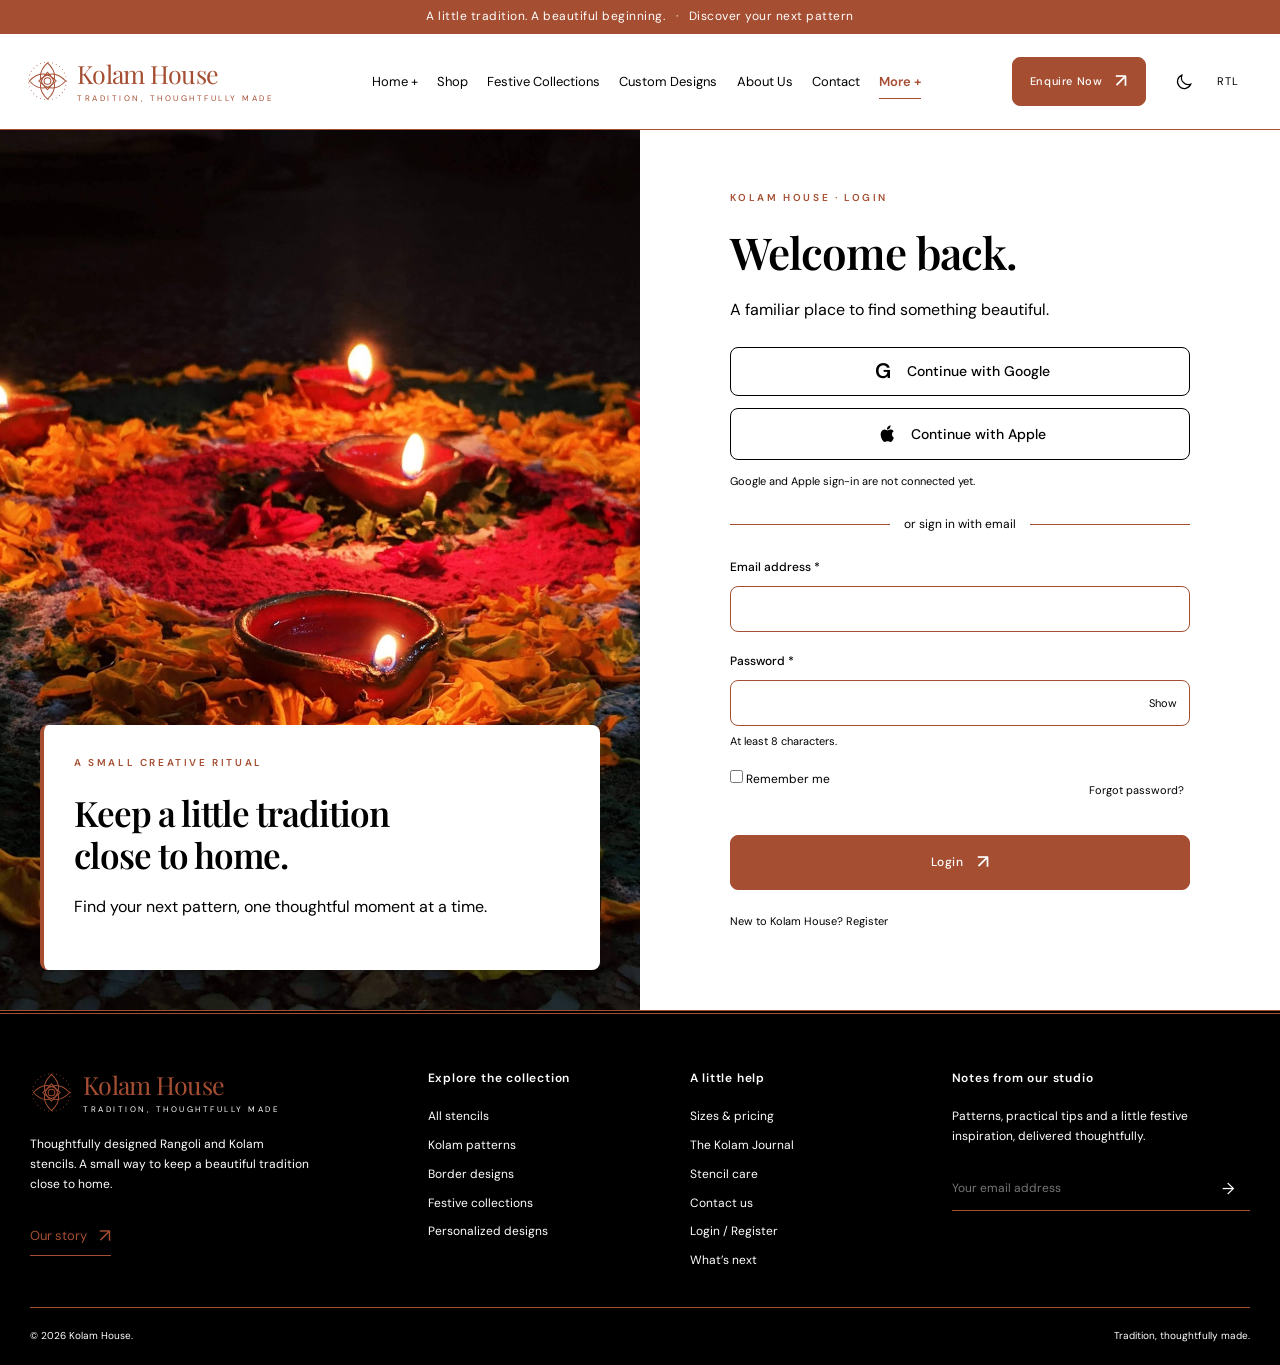
<file: login.html>
<!doctype html><html lang="en" dir="ltr"><head><meta charset="utf-8"><meta name="viewport" content="width=device-width,initial-scale=1"><meta name="theme-color" content="#ffffff"><title>Login | Kolam House</title><meta name="description" content="Explore the Kolam House frontend login interface with accessible fields and password visibility controls. mode does not create or authenticate accounts."><link rel="canonical" href="https://kolam-house-stencil.ezhil3013.chatgpt.site/login.html"><meta property="og:title" content="Login | Kolam House"><meta property="og:description" content="Explore the Kolam House frontend login interface with accessible fields and password visibility controls. mode does not create or authenticate accounts."><meta property="og:type" content="website"><meta property="og:url" content="https://kolam-house-stencil.ezhil3013.chatgpt.site/login.html"><meta property="og:image" content="https://kolam-house-stencil.ezhil3013.chatgpt.site/assets/images/hero.webp"><link rel="icon" href="assets/favicon.svg" type="image/svg+xml"><link rel="preconnect" href="https://fonts.googleapis.com"><link rel="preconnect" href="https://fonts.gstatic.com" crossorigin><link rel="stylesheet" href="assets/bootstrap.min.css"><link rel="stylesheet" href="assets/style.css"><script>try{document.documentElement.dataset.theme=localStorage.getItem('kolam-theme')||(matchMedia('(prefers-color-scheme:dark)').matches?'dark':'light');document.documentElement.dir=localStorage.getItem('kolam-dir')||'ltr'}catch(e){}</script><script type="application/ld+json">{"@context": "https://schema.org", "@type": "BreadcrumbList", "itemListElement": [{"@type": "ListItem", "position": 1, "name": "Home", "item": "https://kolam-house-stencil.ezhil3013.chatgpt.site/index.html"}, {"@type": "ListItem", "position": 2, "name": "Login", "item": "https://kolam-house-stencil.ezhil3013.chatgpt.site/login.html"}]}</script><script src="assets/data.js" defer></script><script src="assets/main.js" defer></script><script src="assets/social-login.js" defer></script></head><body class="page-login"><a class="skip-link" href="#main">Skip to content</a><div class="announcement">A little tradition. A beautiful beginning.   ·   Discover your next pattern</div><header class="site-header"><div class="nav-wrap"><a class="brand" href="index.html" aria-label="Kolam House home"><svg viewbox="0 0 64 64" fill="none" aria-hidden="true"><g stroke="currentColor" stroke-width="1.5"><path d="M32 5c14 13 14 27 0 40C18 32 18 18 32 5Z"></path><path d="M59 32C46 46 32 46 19 32 32 18 46 18 59 32Z"></path><path d="M32 59C18 46 18 32 32 19 46 32 46 46 32 59Z"></path><path d="M5 32C18 18 32 18 45 32 32 46 18 46 5 32Z"></path><circle cx="32" cy="32" r="5"></circle><circle cx="32" cy="32" r="28" stroke-dasharray="1 5"></circle></g></svg><span class="brand-name">Kolam House<small>Tradition, thoughtfully made</small></span></a><nav class="main-nav" id="main-nav" aria-label="Primary navigation"><details class="nav-drop home-drop"><summary class="">Home +</summary><div class="dropdown"><a href="index.html">Home Page 1</a><a href="home-2.html">Home Page 2</a></div></details><a href="products.html" class="">Shop</a><a href="festive-collections.html" class="">Festive Collections</a><a href="custom-designs.html" class="">Custom Designs</a><a href="about.html" class="">About Us</a><a href="contact.html" class="">Contact</a><details class="nav-drop"><summary class="active" aria-current="true">More +</summary><div class="dropdown"><a href="pricing.html">Pricing</a><a href="blog.html">Journal</a><a href="product-details.html">Product Details</a><a href="blog-details.html">Blog Details</a><a href="login.html" class="active" aria-current="page">Login</a><a href="register.html">Register</a></div></details><div class="mobile-nav-tools" aria-label="Display preferences"><button class="icon-button" id="theme-toggle" aria-label="Switch colour theme"><svg viewbox="0 0 24 24" fill="none" stroke="currentColor" stroke-width="1.5"><path d="M20 15.2A8.6 8.6 0 0 1 8.8 4a8.7 8.7 0 1 0 11.2 11.2Z"></path></svg></button><button class="icon-button rtl-button" id="rtl-toggle" aria-label="Switch to right-to-left layout" aria-pressed="false">RTL</button></div></nav><div class="nav-actions"><a class="btn  btn-small" href="contact.html">Enquire Now<span class="arrow" aria-hidden="true">↗</span></a><button class="icon-button menu-button" id="menu-toggle" aria-expanded="false" aria-controls="main-nav" aria-label="Open navigation">☰</button></div></div></header><main id="main"><section class="auth-layout"><div class="auth-picture"><img src="assets/images/placeholders/login-image-01.jpg" alt="Image slot" width="512" height="512" class="image-motion" fetchpriority="high" decoding="async" data-placeholder="true"><div class="auth-quote"><span class="eyebrow">A small creative ritual</span><h2>Keep a little tradition<br>close to home.</h2><p>Find your next pattern, one thoughtful moment at a time.</p></div></div><div class="auth-form"><span class="eyebrow">Kolam House · Login</span><h1>Welcome back.</h1><p>A familiar place to find something beautiful.</p><div class="social-login" aria-label="Other sign-in options"><button class="btn btn-outline social-login-button" type="button" data-social-provider="Google"><span class="social-provider-mark" aria-hidden="true">G</span>Continue with Google</button><button class="btn btn-outline social-login-button" type="button" data-social-provider="Apple"><svg viewBox="0 0 24 24" aria-hidden="true" fill="currentColor"><path d="M17 12.4c0-2 1.6-3 1.7-3.1-1-1.5-2.5-1.7-3.1-1.7-1.3-.1-2.5.8-3.1.8-.6 0-1.6-.8-2.7-.8-1.4 0-2.7.8-3.4 2-1.5 2.5-.4 6.2 1 8.3.7 1 1.5 2 2.5 2 1 0 1.4-.6 2.7-.6s1.7.6 2.8.6c1.1 0 1.8-1 2.4-2 .8-1.1 1.1-2.3 1.2-2.4-.1 0-2-.8-2-3.1ZM14.7 6.2c.6-.8 1-1.9.9-3-.9.1-2 .7-2.7 1.5-.6.7-1.1 1.8-.9 2.9 1 .1 2-.5 2.7-1.4Z"/></svg>Continue with Apple</button><p id="social-login-status" class="help" role="status" aria-live="polite">Google and Apple sign-in are not connected yet.</p></div><div class="login-divider"><span>or sign in with email</span></div><form class="demo-form" data-kind="login"><div class="field"><label for="email">Email address *</label><input id="email" name="email" type="email" required placeholder="" autocomplete="email"></div><div class="field"><label for="password">Password *</label><div class="password-wrap"><input id="password" name="password" type="password" required minlength="8" autocomplete="current-password"><button class="password-toggle" type="button" data-target="password" aria-label="Show password">Show</button></div><p class="help">At least 8 characters.</p></div><div class="auth-links"><label><input type="checkbox" name="remember"> Remember me</label><button type="button" class="password-toggle" style="position:static;width:auto" id="forgot-password">Forgot password?</button></div><button class="btn" type="submit">Login<span class="arrow" aria-hidden="true">↗</span></button><p class="form-status" role="status"></p></form><p class="help" style="margin-top:22px">New to Kolam House? <a href="register.html">Register</a></p></div></section></main><footer class="site-footer"><div class="footer-grid"><div><a class="brand" href="index.html" aria-label="Kolam House home"><svg viewbox="0 0 64 64" fill="none" aria-hidden="true"><g stroke="currentColor" stroke-width="1.5"><path d="M32 5c14 13 14 27 0 40C18 32 18 18 32 5Z"></path><path d="M59 32C46 46 32 46 19 32 32 18 46 18 59 32Z"></path><path d="M32 59C18 46 18 32 32 19 46 32 46 46 32 59Z"></path><path d="M5 32C18 18 32 18 45 32 32 46 18 46 5 32Z"></path><circle cx="32" cy="32" r="5"></circle><circle cx="32" cy="32" r="28" stroke-dasharray="1 5"></circle></g></svg><span class="brand-name">Kolam House<small>Tradition, thoughtfully made</small></span></a><p>Thoughtfully designed Rangoli and Kolam stencils. A small way to keep a beautiful tradition close to home.</p><a class="text-link" href="about.html">Our story<span class="arrow" aria-hidden="true">↗</span></a></div><div><h3>Explore the collection</h3><div class="footer-links"><a href="products.html">All stencils</a><a href="products.html?category=Kambi%20Kolam">Kolam patterns</a><a href="products.html?category=Border%20Rangoli%20Designs">Border designs</a><a href="festive-collections.html">Festive collections</a><a href="custom-designs.html">Personalized designs</a></div></div><div><h3>A little help</h3><div class="footer-links"><a href="pricing.html">Sizes &amp; pricing</a><a href="blog.html">The Kolam Journal</a><a href="blog-details.html?id=stencil-care">Stencil care</a><a href="contact.html">Contact us</a><a href="login.html">Login / Register</a><a href="coming-soon.html">What’s next</a></div></div><div><h3>Notes from our studio</h3><p>Patterns, practical tips and a little festive inspiration, delivered thoughtfully.</p><form class="newsletter demo-form" data-kind="newsletter"><label class="visually-hidden" for="footer-email">Email address</label><input id="footer-email" name="email" type="email" placeholder="Your email address" required><button type="submit" aria-label="Subscribe to studio notes">→</button><div class="form-status visually-hidden" role="status"></div></form></div></div><div class="footer-bottom"><span>© 2026 Kolam House.</span><span>Tradition, thoughtfully made.</span></div></footer><button id="to-top" class="to-top" aria-label="Back to top">↑</button><div id="toast" class="toast" role="status" hidden></div></body></html>
</file>
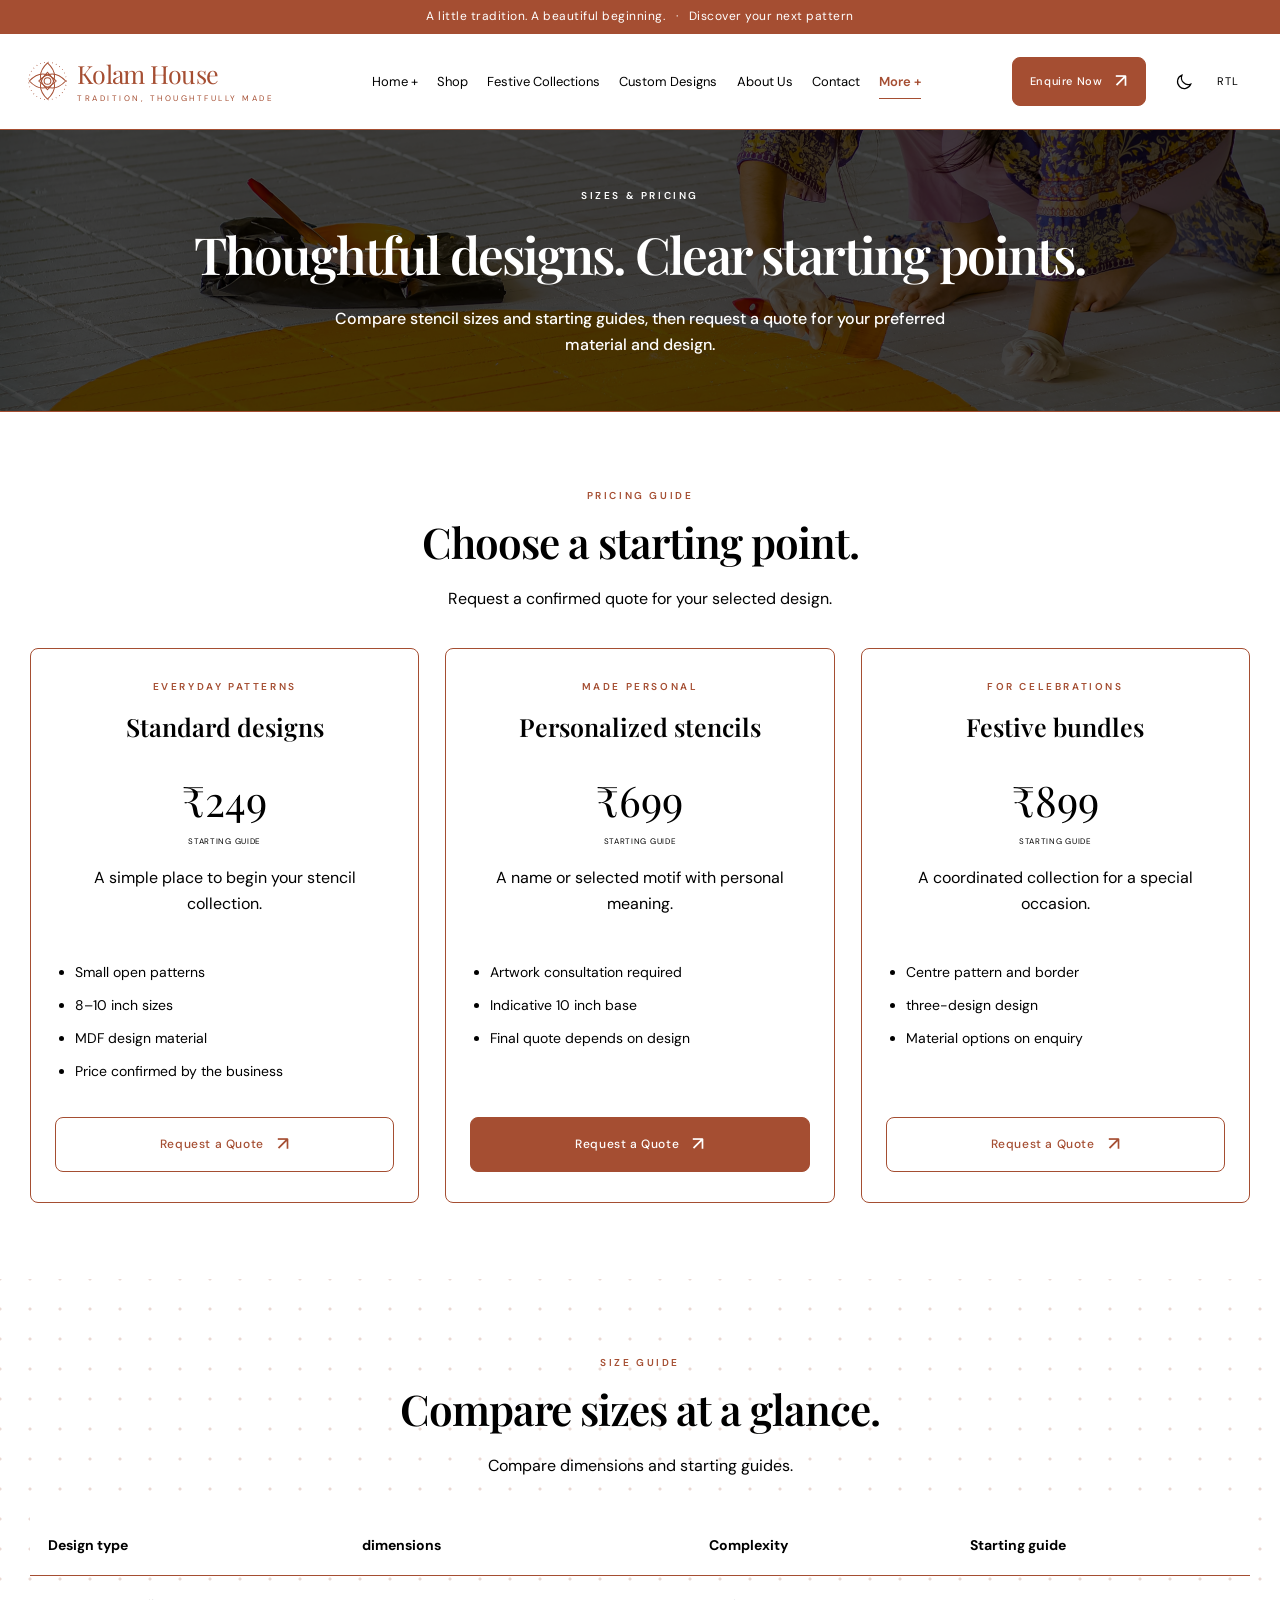
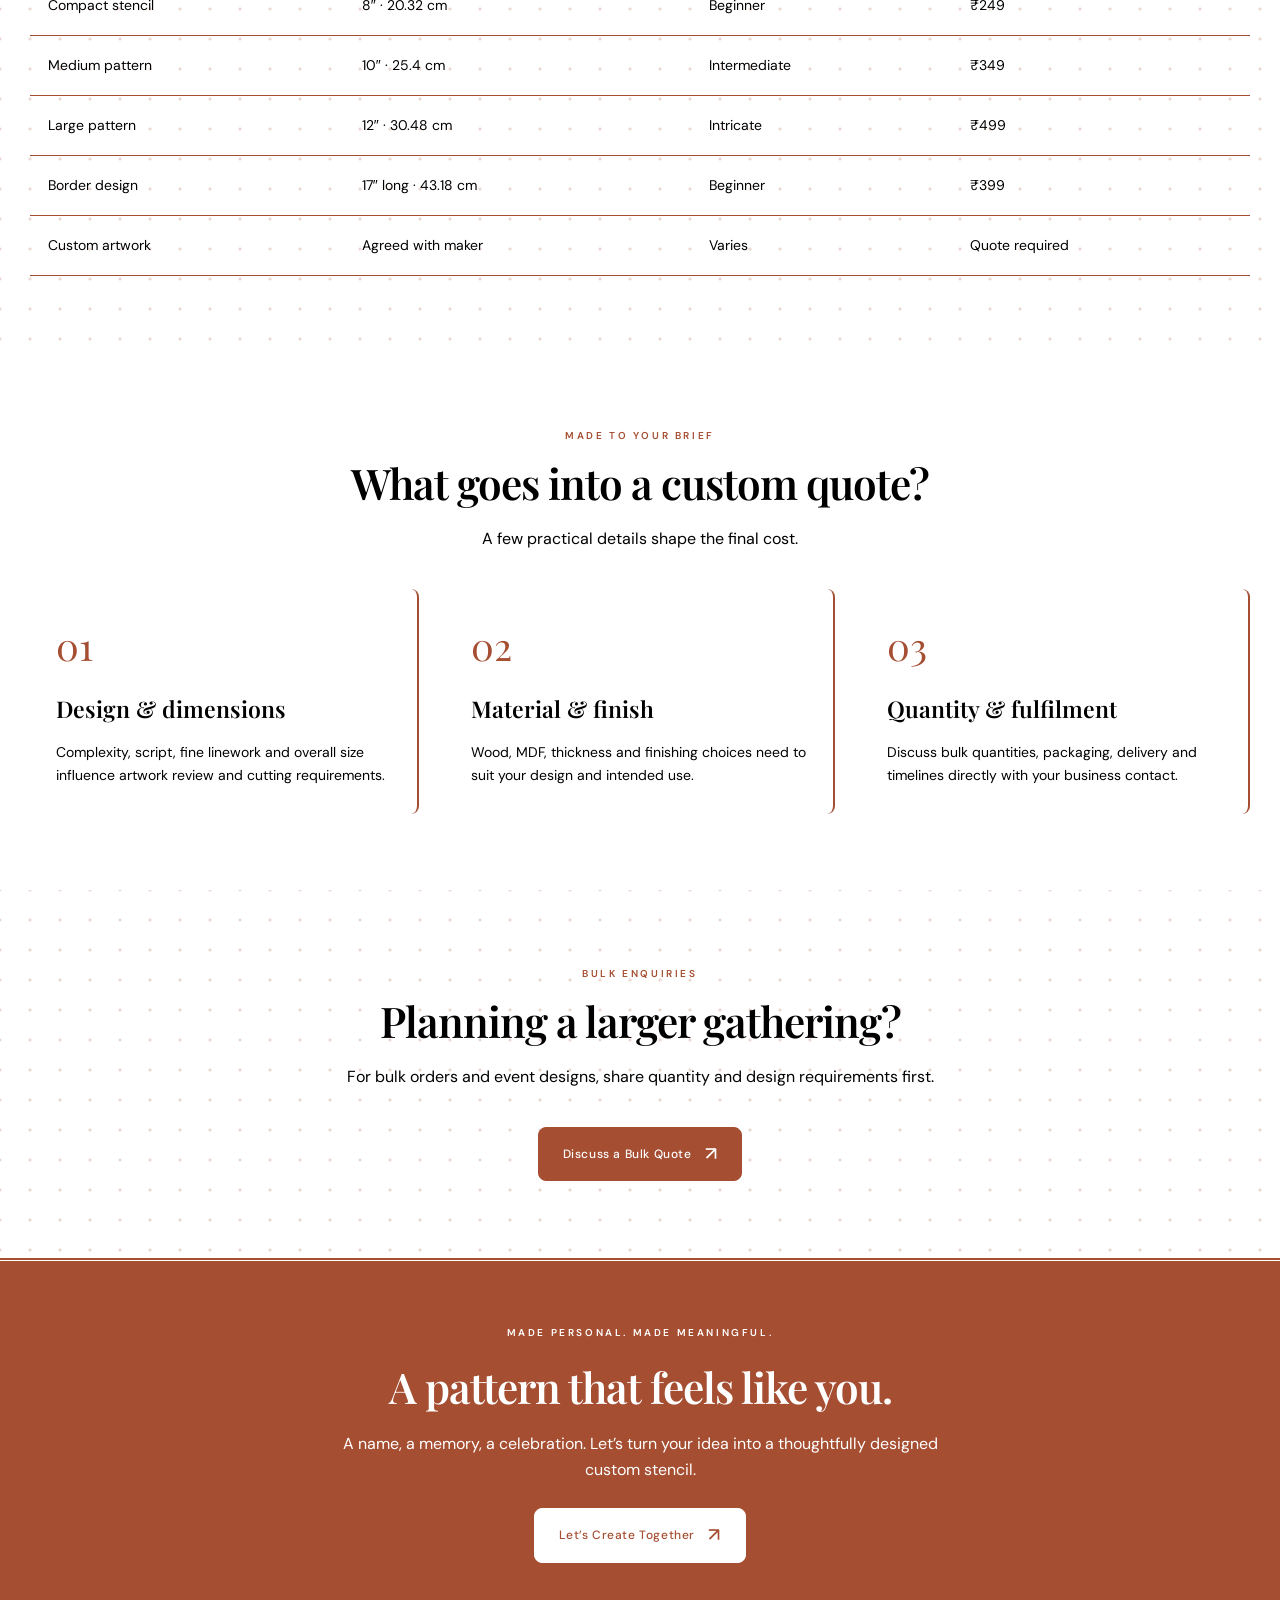
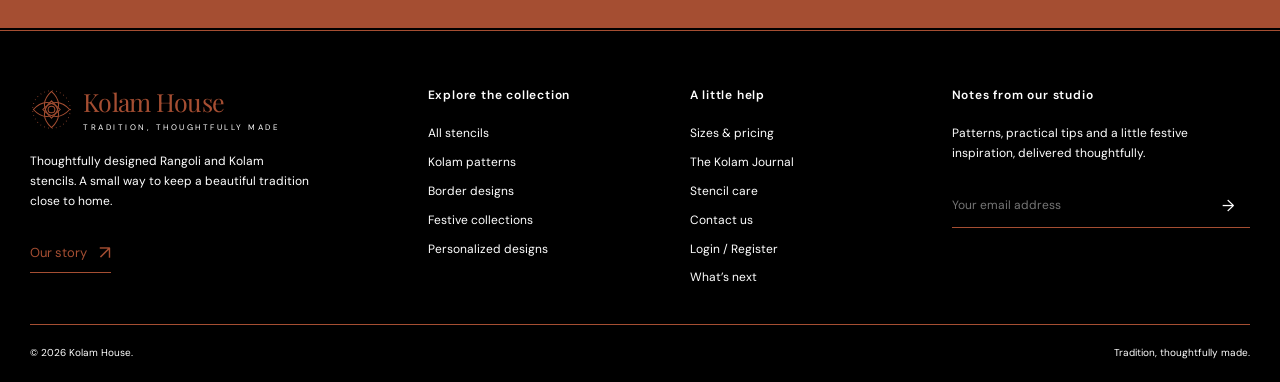
<file: pricing.html>
<!doctype html>
<html lang="en" dir="ltr">

<head>
    <meta charset="utf-8">
    <meta name="viewport" content="width=device-width,initial-scale=1">
    <meta name="theme-color" content="#ffffff">
    <title>Stencil Sizes &amp; Pricing | Kolam House</title>
    <meta name="description"
        content="Compare stencil prices, sizes and personalization designs. Learn which details shape a custom quote before discussing your design with a maker.">
    <link rel="canonical" href="https://kolam-house-stencil.ezhil3013.chatgpt.site/pricing.html">
    <meta property="og:title" content="Stencil Sizes &amp; Pricing | Kolam House">
    <meta property="og:description"
        content="Compare stencil prices, sizes and personalization designs. Learn which details shape a custom quote before discussing your design with a maker.">
    <meta property="og:type" content="website">
    <meta property="og:url" content="https://kolam-house-stencil.ezhil3013.chatgpt.site/pricing.html">
    <meta property="og:image" content="https://kolam-house-stencil.ezhil3013.chatgpt.site/assets/images/hero.webp">
    <link rel="icon" href="assets/favicon.svg" type="image/svg+xml">
    <link rel="preconnect" href="https://fonts.googleapis.com">
    <link rel="preconnect" href="https://fonts.gstatic.com" crossorigin>
    <link rel="stylesheet" href="assets/bootstrap.min.css">
    <link rel="stylesheet" href="assets/style.css">
    <script>try { document.documentElement.dataset.theme = localStorage.getItem('kolam-theme') || (matchMedia('(prefers-color-scheme:dark)').matches ? 'dark' : 'light'); document.documentElement.dir = localStorage.getItem('kolam-dir') || 'ltr' } catch (e) { }</script>
    <script
        type="application/ld+json">{"@context": "https://schema.org", "@type": "BreadcrumbList", "itemListElement": [{"@type": "ListItem", "position": 1, "name": "Home", "item": "https://kolam-house-stencil.ezhil3013.chatgpt.site/index.html"}, {"@type": "ListItem", "position": 2, "name": "Stencil Sizes & Pricing", "item": "https://kolam-house-stencil.ezhil3013.chatgpt.site/pricing.html"}]}</script>
    <script src="assets/data.js" defer></script>
    <script src="assets/main.js" defer></script>
</head>

<body class="page-pricing"><a class="skip-link" href="#main">Skip to content</a>
    <div class="announcement">A little tradition. A beautiful beginning.   ·   Discover your next pattern</div>
    <header class="site-header">
        <div class="nav-wrap"><a class="brand" href="index.html" aria-label="Kolam House home"><svg viewbox="0 0 64 64"
                    fill="none" aria-hidden="true">
                    <g stroke="currentColor" stroke-width="1.5">
                        <path d="M32 5c14 13 14 27 0 40C18 32 18 18 32 5Z"></path>
                        <path d="M59 32C46 46 32 46 19 32 32 18 46 18 59 32Z"></path>
                        <path d="M32 59C18 46 18 32 32 19 46 32 46 46 32 59Z"></path>
                        <path d="M5 32C18 18 32 18 45 32 32 46 18 46 5 32Z"></path>
                        <circle cx="32" cy="32" r="5"></circle>
                        <circle cx="32" cy="32" r="28" stroke-dasharray="1 5"></circle>
                    </g>
                </svg><span class="brand-name">Kolam House<small>Tradition, thoughtfully made</small></span></a>
            <nav class="main-nav" id="main-nav" aria-label="Primary navigation">
                <details class="nav-drop home-drop">
                    <summary class="">Home +</summary>
                    <div class="dropdown"><a href="index.html">Home Page 1</a><a href="home-2.html">Home Page 2</a>
                    </div>
                </details><a href="products.html" class="">Shop</a><a href="festive-collections.html" class="">Festive
                    Collections</a><a href="custom-designs.html" class="">Custom Designs</a><a href="about.html"
                    class="">About Us</a><a href="contact.html" class="">Contact</a>
                <details class="nav-drop">
                    <summary class="active" aria-current="true">More +</summary>
                    <div class="dropdown"><a href="pricing.html" class="active" aria-current="page">Pricing</a><a
                            href="blog.html">Journal</a><a href="product-details.html">Product Details</a><a
                            href="blog-details.html">Blog Details</a><a href="login.html">Login</a><a
                            href="register.html">Register</a></div>
                </details>
            <div class="mobile-nav-tools" aria-label="Display preferences"><button class="icon-button" id="theme-toggle" aria-label="Switch colour theme"><svg
                        viewbox="0 0 24 24" fill="none" stroke="currentColor" stroke-width="1.5">
                        <path d="M20 15.2A8.6 8.6 0 0 1 8.8 4a8.7 8.7 0 1 0 11.2 11.2Z"></path>
                    </svg></button><button class="icon-button rtl-button" id="rtl-toggle"
                    aria-label="Switch to right-to-left layout" aria-pressed="false">RTL</button></div></nav>
            <div class="nav-actions"><a
                    class="btn  btn-small" href="contact.html">Enquire Now<span class="arrow"
                        aria-hidden="true">↗</span></a><button class="icon-button menu-button" id="menu-toggle"
                    aria-expanded="false" aria-controls="main-nav" aria-label="Open navigation">☰</button></div>
        </div>
    </header>
    <main id="main">
        <section class="page-hero background-hero"
            style="--page-background:url('assets/images/background/pricing-background.jpg')"><img
                class="page-background-image" src="assets/images/background/pricing-background.jpg" alt=""
                aria-hidden="true" decoding="async" fetchpriority="high"><span class="eyebrow">Sizes &amp;
                pricing</span>
            <h1>Thoughtful designs. Clear starting points.</h1>
            <p>Compare stencil sizes and starting guides, then request a quote for your preferred material and design.
            </p>
        </section>
        <section class="section">
            <div class="section-heading"><span class="eyebrow">Pricing guide</span>
                <h2>Choose a starting point.</h2>
                <p>Request a confirmed quote for your selected design.</p>
            </div>
            <div class="grid-3">
                <article class="pricing-card  reveal"><span class="eyebrow">Everyday patterns</span>
                    <h3>Standard designs</h3><span class="price">₹249<small>STARTING GUIDE</small></span>
                    <p>A simple place to begin your stencil collection.</p>
                    <ul>
                        <li>Small open patterns</li>
                        <li>8–10 inch sizes</li>
                        <li>MDF design material</li>
                        <li>Price confirmed by the business</li>
                    </ul><a class="btn btn-outline " href="custom-designs.html">Request a Quote<span class="arrow"
                            aria-hidden="true">↗</span></a>
                </article>
                <article class="pricing-card featured reveal"><span class="eyebrow">Made personal</span>
                    <h3>Personalized stencils</h3><span class="price">₹699<small>STARTING GUIDE</small></span>
                    <p>A name or selected motif with personal meaning.</p>
                    <ul>
                        <li>Artwork consultation required</li>
                        <li>Indicative 10 inch base</li>
                        <li>Final quote depends on design</li>
                    </ul><a class="btn  " href="custom-designs.html">Request a Quote<span class="arrow"
                            aria-hidden="true">↗</span></a>
                </article>
                <article class="pricing-card  reveal"><span class="eyebrow">For celebrations</span>
                    <h3>Festive bundles</h3><span class="price">₹899<small>STARTING GUIDE</small></span>
                    <p>A coordinated collection for a special occasion.</p>
                    <ul>
                         <li>Centre pattern and border</li>
                        <li>three-design design</li>
                        <li>Material options on enquiry</li>
                    </ul><a class="btn btn-outline " href="custom-designs.html">Request a Quote<span class="arrow"
                            aria-hidden="true">↗</span></a>
                </article>
            </div>
        </section>
        <section class="section section-alt">
            <div class="section-heading"><span class="eyebrow">Size guide</span>
                <h2>Compare sizes at a glance.</h2>
                <p>Compare dimensions and starting guides.</p>
            </div>
            <div class="table-wrap">
                <table class="pricing-table">
                    <thead>
                        <tr>
                            <th>Design type</th>
                            <th>dimensions</th>
                            <th>Complexity</th>
                            <th>Starting guide</th>
                        </tr>
                    </thead>
                    <tbody>
                        <tr>
                            <td>Compact stencil</td>
                            <td>8″ · 20.32 cm</td>
                            <td>Beginner</td>
                            <td>₹249</td>
                        </tr>
                        <tr>
                            <td>Medium pattern</td>
                            <td>10″ · 25.4 cm</td>
                            <td>Intermediate</td>
                            <td>₹349</td>
                        </tr>
                        <tr>
                            <td>Large pattern</td>
                            <td>12″ · 30.48 cm</td>
                            <td>Intricate</td>
                            <td>₹499</td>
                        </tr>
                        <tr>
                            <td>Border design</td>
                            <td>17″ long · 43.18 cm</td>
                            <td>Beginner</td>
                            <td>₹399</td>
                        </tr>
                        <tr>
                            <td>Custom artwork</td>
                            <td>Agreed with maker</td>
                            <td>Varies</td>
                            <td>Quote required</td>
                        </tr>
                    </tbody>
                </table>
            </div>
        </section>
        <section class="section">
            <div class="section-heading"><span class="eyebrow">Made to your brief</span>
                <h2>What goes into a custom quote?</h2>
                <p>A few practical details shape the final cost.</p>
            </div>
            <div class="grid-3">
                <div class="benefit reveal"><span class="number">01</span>
                    <h3>Design &amp; dimensions</h3>
                    <p>Complexity, script, fine linework and overall size influence artwork review and cutting
                        requirements.</p>
                </div>
                <div class="benefit reveal"><span class="number">02</span>
                    <h3>Material &amp; finish</h3>
                    <p>Wood, MDF, thickness and finishing choices need to suit your design and intended use.</p>
                </div>
                <div class="benefit reveal"><span class="number">03</span>
                    <h3>Quantity &amp; fulfilment</h3>
                    <p>Discuss bulk quantities, packaging, delivery and timelines directly with your business contact.
                    </p>
                </div>
            </div>
        </section>
        <section class="section section-alt">
            <div class="section-heading"><span class="eyebrow">Bulk enquiries</span>
                <h2>Planning a larger gathering?</h2>
                <p>For bulk orders and event designs, share quantity and design requirements first.</p>
            </div>
            <div style="text-align:center"><a class="btn  " href="contact.html?subject=Bulk%20order%20enquiry">Discuss a
                    Bulk Quote<span class="arrow" aria-hidden="true">↗</span></a></div>
        </section>
        <section class="cta-section"><span class="eyebrow">Made personal. Made meaningful.</span>
            <h2>A pattern that feels like you.</h2>
            <p>A name, a memory, a celebration. Let’s turn your idea into a thoughtfully designed custom stencil.</p><a
                class="btn  " href="custom-designs.html">Let’s Create Together<span class="arrow"
                    aria-hidden="true">↗</span></a>
        </section>
    </main>
    <footer class="site-footer">
        <div class="footer-grid">
            <div><a class="brand" href="index.html" aria-label="Kolam House home"><svg viewbox="0 0 64 64" fill="none"
                        aria-hidden="true">
                        <g stroke="currentColor" stroke-width="1.5">
                            <path d="M32 5c14 13 14 27 0 40C18 32 18 18 32 5Z"></path>
                            <path d="M59 32C46 46 32 46 19 32 32 18 46 18 59 32Z"></path>
                            <path d="M32 59C18 46 18 32 32 19 46 32 46 46 32 59Z"></path>
                            <path d="M5 32C18 18 32 18 45 32 32 46 18 46 5 32Z"></path>
                            <circle cx="32" cy="32" r="5"></circle>
                            <circle cx="32" cy="32" r="28" stroke-dasharray="1 5"></circle>
                        </g>
                    </svg><span class="brand-name">Kolam House<small>Tradition, thoughtfully made</small></span></a>
                <p>Thoughtfully designed Rangoli and Kolam stencils. A small way to keep a beautiful tradition close to
                    home.</p><a class="text-link" href="about.html">Our story<span class="arrow"
                        aria-hidden="true">↗</span></a>
            </div>
            <div>
                <h3>Explore the collection</h3>
                <div class="footer-links"><a href="products.html">All stencils</a><a
                        href="products.html?category=Kambi%20Kolam">Kolam patterns</a><a
                        href="products.html?category=Border%20Rangoli%20Designs">Border designs</a><a
                        href="festive-collections.html">Festive collections</a><a
                        href="custom-designs.html">Personalized designs</a></div>
            </div>
            <div>
                <h3>A little help</h3>
                <div class="footer-links"><a href="pricing.html">Sizes &amp; pricing</a><a href="blog.html">The Kolam
                        Journal</a><a href="blog-details.html?id=stencil-care">Stencil care</a><a
                        href="contact.html">Contact us</a><a href="login.html">Login / Register</a><a
                        href="coming-soon.html">What’s next</a></div>
            </div>
            <div>
                <h3>Notes from our studio</h3>
                <p>Patterns, practical tips and a little festive inspiration, delivered thoughtfully.</p>
                <form class="newsletter demo-form" data-kind="newsletter"><label class="visually-hidden"
                        for="footer-email">Email address</label><input id="footer-email" name="email" type="email"
                        placeholder="Your email address" required><button type="submit"
                        aria-label="Subscribe to studio notes">→</button>
                    <div class="form-status visually-hidden" role="status"></div>
                </form>
            </div>
        </div>
        <div class="footer-bottom"><span>© 2026 Kolam House.</span><span>Tradition, thoughtfully made.</span></div>
    </footer><button id="to-top" class="to-top" aria-label="Back to top">↑</button>
    <div id="toast" class="toast" role="status" hidden></div>
</body>

</html>
</file>
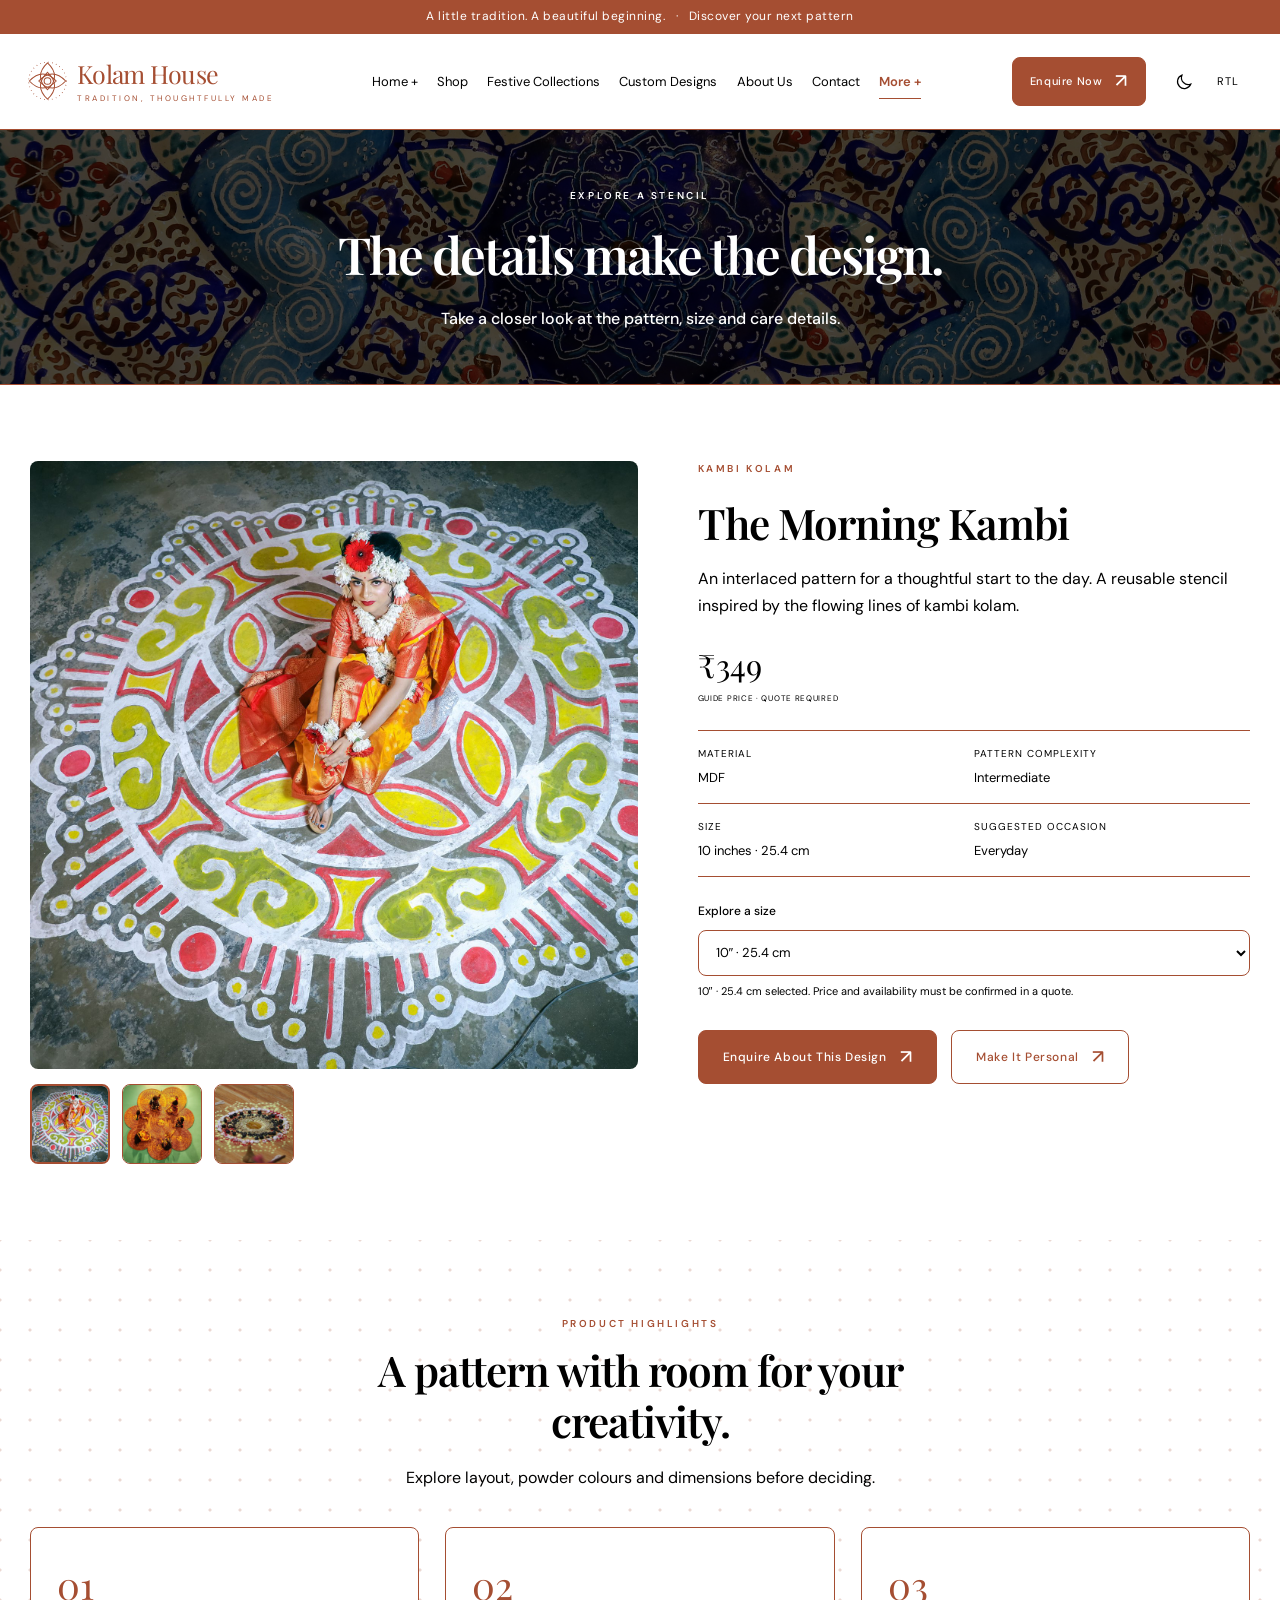
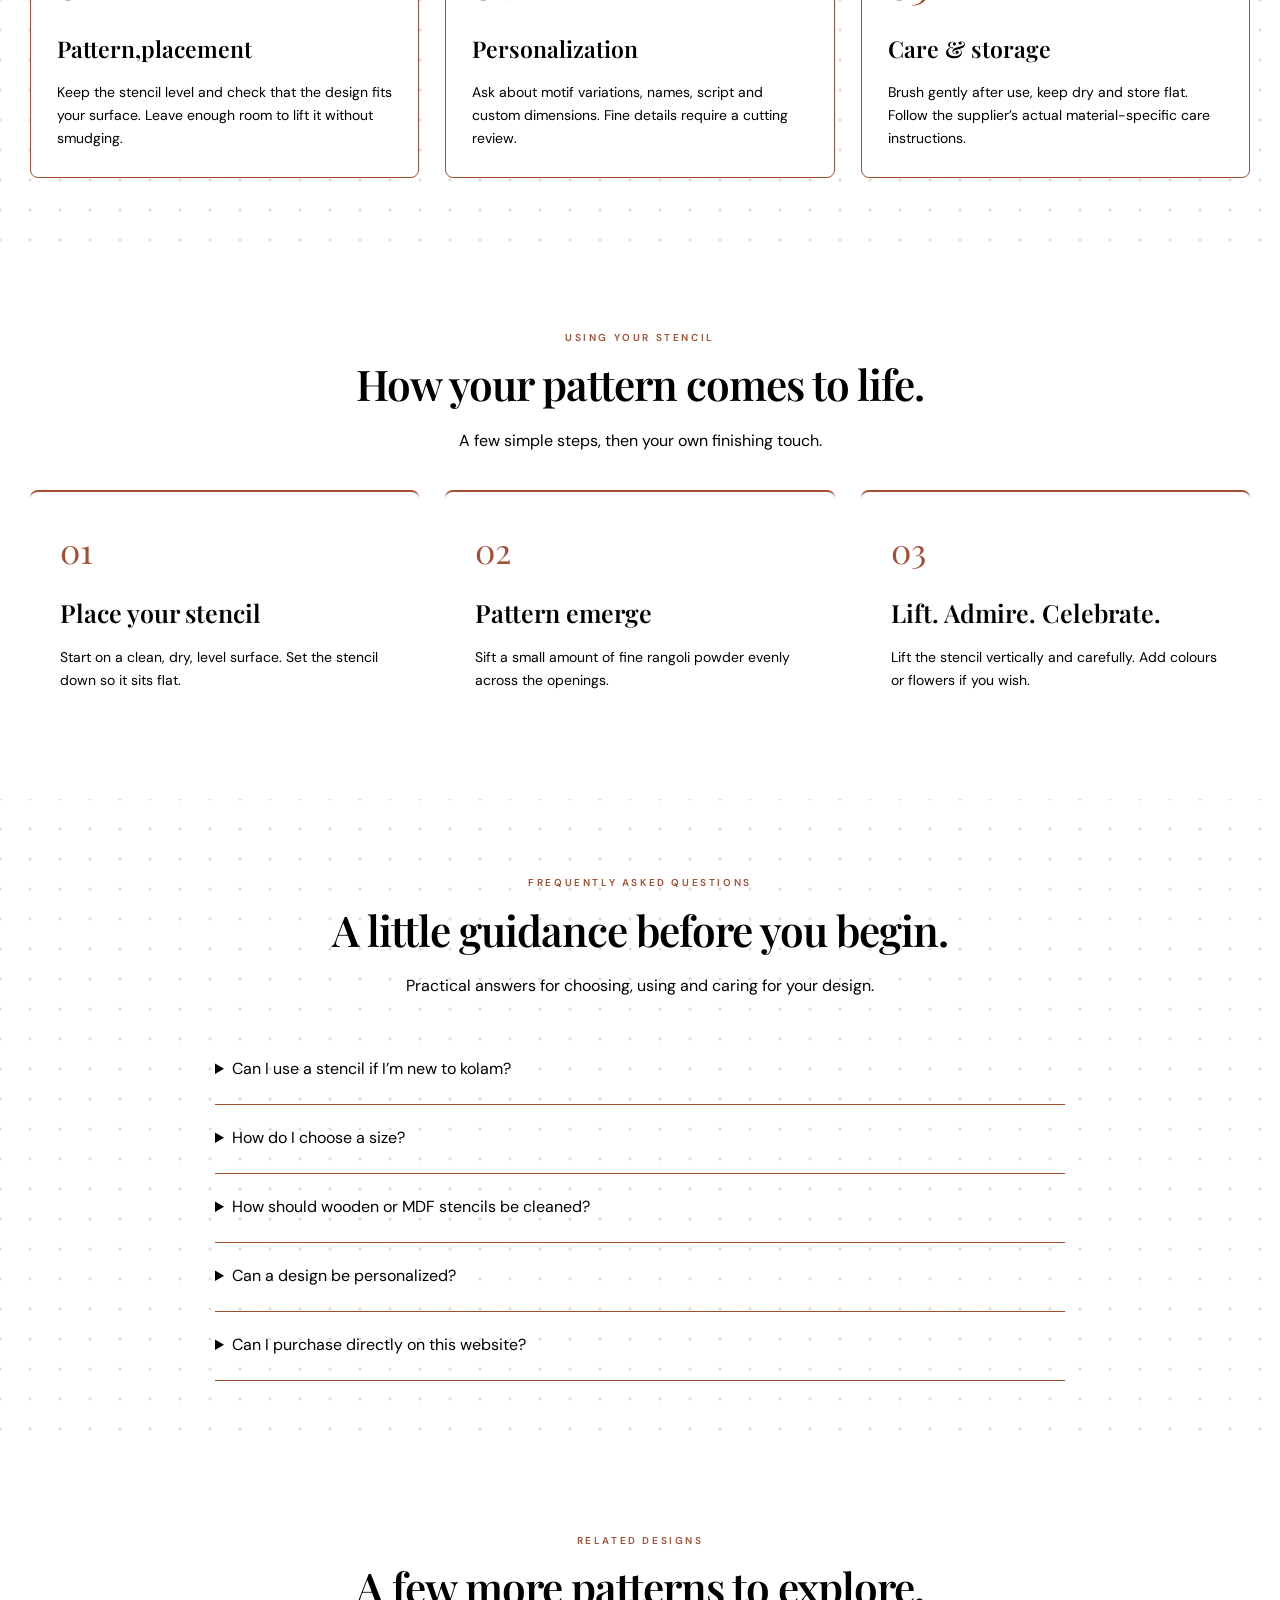
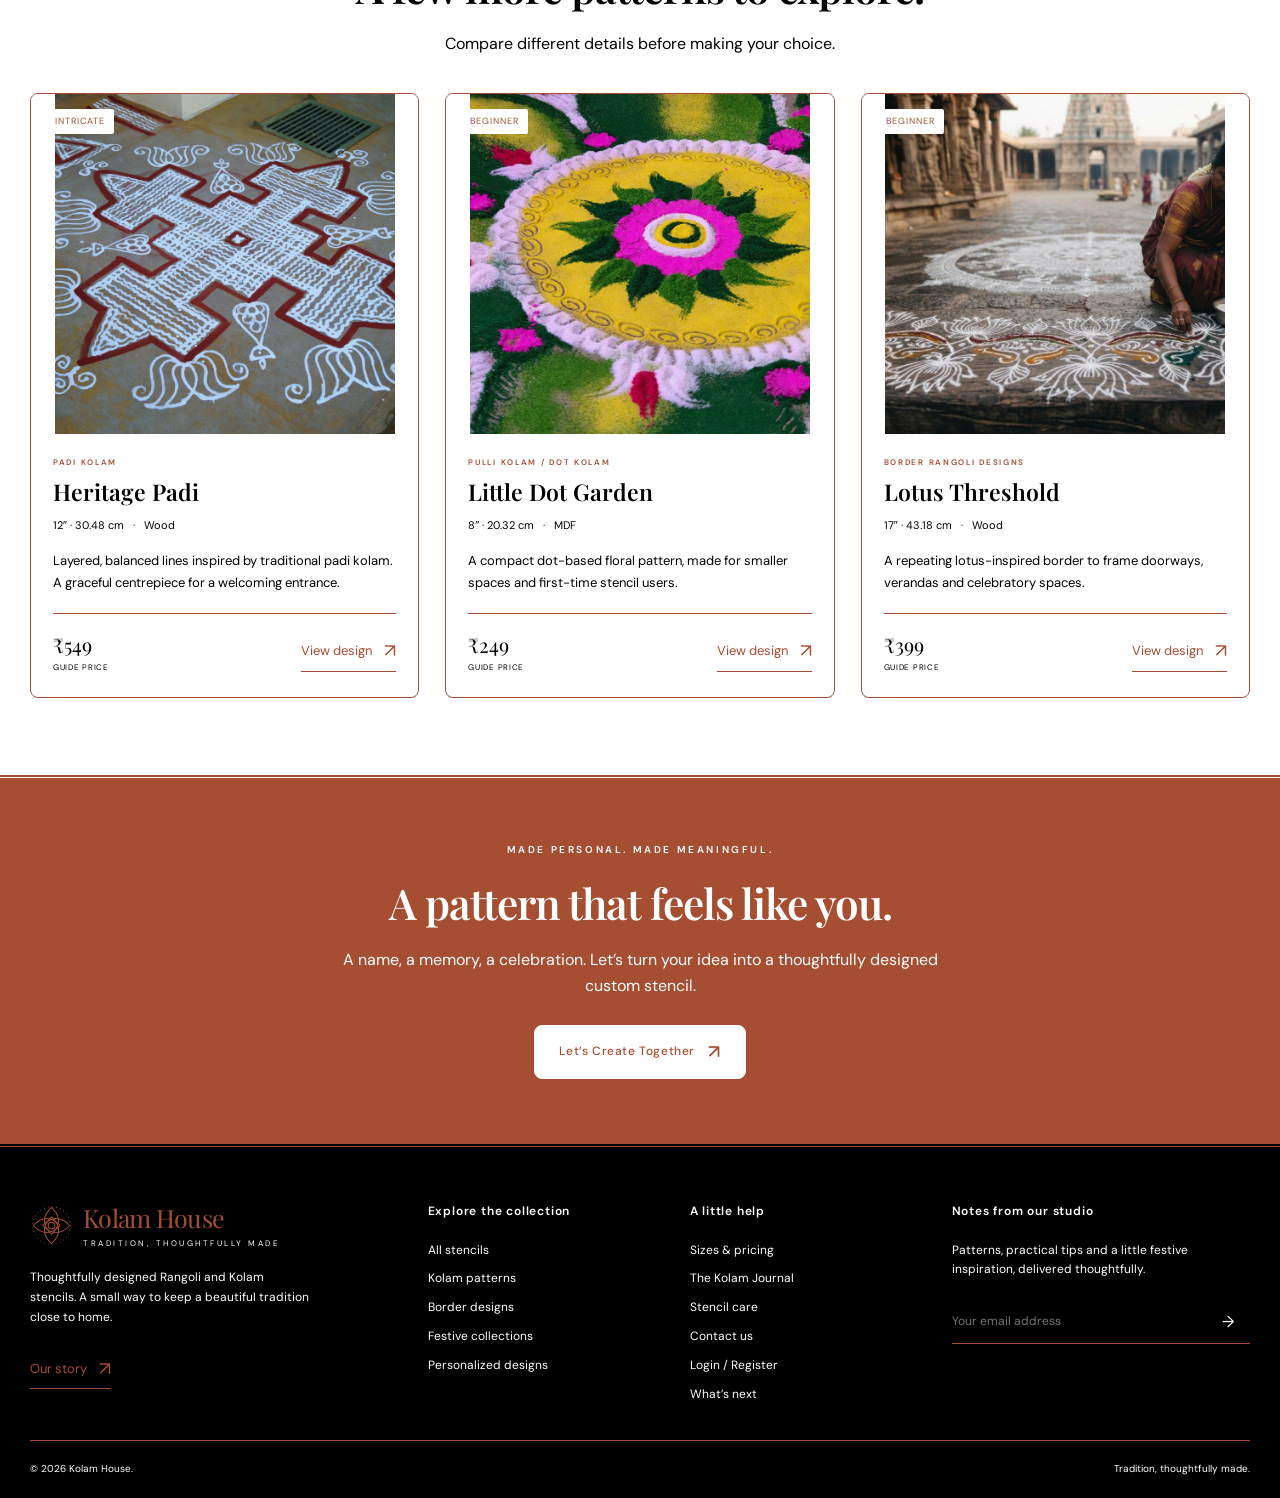
<file: product-details.html>
<!doctype html>
<html lang="en" dir="ltr">

<head>
    <meta charset="utf-8">
    <meta name="viewport" content="width=device-width,initial-scale=1">
    <meta name="theme-color" content="#ffffff">
    <title>Stencil Details &amp; Sizes | Kolam House</title>
    <meta name="description"
        content="Explore a stencil design in detail, compare sizes and review material, complexity and care guidance. Begin a product enquiry or a personal design brief.">
    <link rel="canonical" href="https://kolam-house-stencil.ezhil3013.chatgpt.site/product-details.html">
    <meta property="og:title" content="Stencil Details &amp; Sizes | Kolam House">
    <meta property="og:description"
        content="Explore a stencil design in detail, compare sizes and review material, complexity and care guidance. Begin a product enquiry or a personal design brief.">
    <meta property="og:type" content="website">
    <meta property="og:url" content="https://kolam-house-stencil.ezhil3013.chatgpt.site/product-details.html">
    <meta property="og:image" content="https://kolam-house-stencil.ezhil3013.chatgpt.site/assets/images/hero.webp">
    <link rel="icon" href="assets/favicon.svg" type="image/svg+xml">
    <link rel="preconnect" href="https://fonts.googleapis.com">
    <link rel="preconnect" href="https://fonts.gstatic.com" crossorigin>
    <link rel="stylesheet" href="assets/bootstrap.min.css">
    <link rel="stylesheet" href="assets/style.css">
    <script>try { document.documentElement.dataset.theme = localStorage.getItem('kolam-theme') || (matchMedia('(prefers-color-scheme:dark)').matches ? 'dark' : 'light'); document.documentElement.dir = localStorage.getItem('kolam-dir') || 'ltr' } catch (e) { }</script>
    <script
        type="application/ld+json">{"@context": "https://schema.org", "@type": "BreadcrumbList", "itemListElement": [{"@type": "ListItem", "position": 1, "name": "Home", "item": "https://kolam-house-stencil.ezhil3013.chatgpt.site/index.html"}, {"@type": "ListItem", "position": 2, "name": "Stencil Details & Sizes", "item": "https://kolam-house-stencil.ezhil3013.chatgpt.site/product-details.html"}]}</script>
    <script src="assets/data.js" defer></script>
    <script src="assets/main.js" defer></script>
</head>

<body class="page-product-details"><a class="skip-link" href="#main">Skip to content</a>
    <div class="announcement">A little tradition. A beautiful beginning.   ·   Discover your next pattern</div>
    <header class="site-header">
        <div class="nav-wrap"><a class="brand" href="index.html" aria-label="Kolam House home"><svg viewbox="0 0 64 64"
                    fill="none" aria-hidden="true">
                    <g stroke="currentColor" stroke-width="1.5">
                        <path d="M32 5c14 13 14 27 0 40C18 32 18 18 32 5Z"></path>
                        <path d="M59 32C46 46 32 46 19 32 32 18 46 18 59 32Z"></path>
                        <path d="M32 59C18 46 18 32 32 19 46 32 46 46 32 59Z"></path>
                        <path d="M5 32C18 18 32 18 45 32 32 46 18 46 5 32Z"></path>
                        <circle cx="32" cy="32" r="5"></circle>
                        <circle cx="32" cy="32" r="28" stroke-dasharray="1 5"></circle>
                    </g>
                </svg><span class="brand-name">Kolam House<small>Tradition, thoughtfully made</small></span></a>
            <nav class="main-nav" id="main-nav" aria-label="Primary navigation">
                <details class="nav-drop home-drop">
                    <summary class="">Home +</summary>
                    <div class="dropdown"><a href="index.html">Home Page 1</a><a href="home-2.html">Home Page 2</a>
                    </div>
                </details><a href="products.html" class="">Shop</a><a href="festive-collections.html" class="">Festive
                    Collections</a><a href="custom-designs.html" class="">Custom Designs</a><a href="about.html"
                    class="">About Us</a><a href="contact.html" class="">Contact</a>
                <details class="nav-drop">
                    <summary class="active" aria-current="true">More +</summary>
                    <div class="dropdown"><a href="pricing.html">Pricing</a><a href="blog.html">Journal</a><a
                            href="product-details.html" class="active" aria-current="page">Product Details</a><a
                            href="blog-details.html">Blog Details</a><a href="login.html">Login</a><a
                            href="register.html">Register</a></div>
                </details>
            <div class="mobile-nav-tools" aria-label="Display preferences"><button class="icon-button" id="theme-toggle" aria-label="Switch colour theme"><svg
                        viewbox="0 0 24 24" fill="none" stroke="currentColor" stroke-width="1.5">
                        <path d="M20 15.2A8.6 8.6 0 0 1 8.8 4a8.7 8.7 0 1 0 11.2 11.2Z"></path>
                    </svg></button><button class="icon-button rtl-button" id="rtl-toggle"
                    aria-label="Switch to right-to-left layout" aria-pressed="false">RTL</button></div></nav>
            <div class="nav-actions"><a
                    class="btn  btn-small" href="contact.html">Enquire Now<span class="arrow"
                        aria-hidden="true">↗</span></a><button class="icon-button menu-button" id="menu-toggle"
                    aria-expanded="false" aria-controls="main-nav" aria-label="Open navigation">☰</button></div>
        </div>
    </header>
    <main id="main">
        <section class="page-hero background-hero"
            style="--page-background:url('assets/images/background/product-details-background.jpg')"><img
                class="page-background-image" src="assets/images/background/product-details-background.jpg" alt=""
                aria-hidden="true" decoding="async" fetchpriority="high"><span class="eyebrow">Explore a stencil</span>
            <h1>The details make the design.</h1>
            <p>Take a closer look at the pattern, size and care details.</p>
        </section>
        <section class="section">
            <div class="details-layout">
                <div><img id="main-product-image" class="main-product-image image-motion"
                        src="assets/images/placeholders/product-details-image-01.svg" alt="Image slot" width="512"
                        height="512" data-placeholder="true">
                    <div class="thumbnails" id="product-thumbnails"><button class="thumbnail active"
                            aria-label="View stencil product image"><img
                                src="assets/images/placeholders/product-details-image-02.svg" alt="Image slot"
                                width="512" height="512" class="image-motion" loading="lazy" decoding="async"
                                data-placeholder="true"></button><button class="thumbnail"
                            aria-label="View stencil in use"><img
                                src="assets/images/placeholders/product-details-image-03.jpg" alt="Image slot"
                                width="512" height="512" class="image-motion" loading="lazy" decoding="async"
                                data-placeholder="true"></button><button class="thumbnail"
                            aria-label="View finished pattern inspiration"><img
                                src="assets/images/placeholders/product-details-image-04.jpg" alt="Image slot"
                                width="512" height="512" class="image-motion" loading="lazy" decoding="async"
                                data-placeholder="true"></button></div>
                </div>
                <div class="detail-copy"><span class="eyebrow" id="detail-category">Kambi Kolam</span>
                    <h2 id="detail-name">The Morning Kambi</h2>
                    <p id="detail-description">An interlaced pattern for a thoughtful start to the day. A reusable
                        stencil inspired by the flowing lines of kambi kolam.</p><span class="price"
                        id="detail-price">₹349 <small>GUIDE PRICE · QUOTE REQUIRED</small></span>
                    <dl class="specs">
                        <div>
                            <dt>Material</dt>
                            <dd id="detail-material">MDF</dd>
                        </div>
                        <div>
                            <dt>Pattern complexity</dt>
                            <dd id="detail-complexity">Intermediate</dd>
                        </div>
                        <div>
                            <dt>size</dt>
                            <dd id="detail-size">10 inches · 25.4 cm</dd>
                        </div>
                        <div>
                            <dt>Suggested occasion</dt>
                            <dd id="detail-occasion">Everyday</dd>
                        </div>
                    </dl>
                    <div class="field"><label for="detail-size-select">Explore a size</label><select
                            id="detail-size-select">
                            <option value="8">8″ · 20.32 cm</option>
                            <option value="10" selected>10″ · 25.4 cm</option>
                            <option value="12">12″ · 30.48 cm</option>
                            <option value="custom">Custom dimensions</option>
                        </select>
                        <p class="help" id="size-note">Sizes are indicative; request a quote for the chosen size.</p>
                    </div>
                    <div class="hero-actions"><a class="btn" id="product-enquiry"
                            href="contact.html?product=kambi">Enquire About This Design<span class="arrow"
                                aria-hidden="true">↗</span></a><a class="btn btn-outline "
                            href="custom-designs.html">Make It Personal<span class="arrow"
                                aria-hidden="true">↗</span></a></div>
                </div>
            </div>
        </section>
        <section class="section section-alt">
            <div class="section-heading"><span class="eyebrow">Product highlights</span>
                <h2>A pattern with room for your creativity.</h2>
                <p>Explore layout, powder colours and dimensions before deciding.</p>
            </div>
            <div class="grid-3">
                <div class="benefit reveal"><span class="number">01</span>
                    <h3>Pattern,placement</h3>
                    <p>Keep the stencil level and check that the design fits your surface. Leave enough room to lift it
                        without smudging.</p>
                </div>
                <div class="benefit reveal"><span class="number">02</span>
                    <h3>Personalization</h3>
                    <p>Ask about motif variations, names, script and custom dimensions. Fine details require a cutting
                        review.</p>
                </div>
                <div class="benefit reveal"><span class="number">03</span>
                    <h3>Care &amp; storage</h3>
                    <p>Brush gently after use, keep dry and store flat. Follow the supplier’s actual material-specific
                        care instructions.</p>
                </div>
            </div>
        </section>
        <section class="section">
            <div class="section-heading"><span class="eyebrow">Using your stencil</span>
                <h2>How your pattern comes to life.</h2>
                <p>A few simple steps, then your own finishing touch.</p>
            </div>
            <div class="grid-3 steps">
                <div class="step reveal"><span class="number">01</span>
                    <h3>Place your stencil</h3>
                    <p>Start on a clean, dry, level surface. Set the stencil down so it sits flat.</p>
                </div>
                <div class="step reveal"><span class="number">02</span>
                    <h3> Pattern emerge</h3>
                    <p>Sift a small amount of fine rangoli powder evenly across the openings.</p>
                </div>
                <div class="step reveal"><span class="number">03</span>
                    <h3>Lift. Admire. Celebrate.</h3>
                    <p>Lift the stencil vertically and carefully. Add colours or flowers if you wish.</p>
                </div>
            </div>
        </section>
        <section class="section section-alt">
            <div class="section-heading"><span class="eyebrow">Frequently asked questions</span>
                <h2>A little guidance before you begin.</h2>
                <p>Practical answers for choosing, using and caring for your design.</p>
            </div>
            <div class="faq">
                <details>
                    <summary>Can I use a stencil if I’m new to kolam?</summary>
                    <p>Yes. Start with a simple, open pattern on a clean, level surface. Use a small amount of fine
                        powder and lift the stencil straight up. A little practice helps.</p>
                </details>
                <details>
                    <summary>How do I choose a size?</summary>
                    <p>Measure the available floor area and leave walking clearance around the pattern. 1 inch equals
                        2.54 cm. Confirm final dimensions before ordering.</p>
                </details>
                <details>
                    <summary>How should wooden or MDF stencils be cleaned?</summary>
                    <p>Gently brush off dry powder and store the stencil flat in a dry place. Avoid soaking wood or MDF,
                        and check the maker’s instructions for your material.</p>
                </details>
                <details>
                    <summary>Can a design be personalized?</summary>
                    <p>Names, selected motifs and dimensions can be discussed through a custom enquiry. Not every fine
                        line or script is suitable for cutting; artwork should be reviewed before confirmation.</p>
                </details>
                <details>
                    <summary>Can I purchase directly on this website?</summary>
                    <p>Browse designs and request a confirmed quote before ordering. Online checkout is currently
                        unavailable.</p>
                </details>
            </div>
        </section>
        <section class="section">
            <div class="section-heading"><span class="eyebrow">Related designs</span>
                <h2>A few more patterns to explore.</h2>
                <p>Compare different details before making your choice.</p>
            </div>
            <div class="grid-3" id="related-products">
                <article class="product-card reveal" data-product-id="padi"><a class="product-image"
                        href="product-details.html?id=padi" aria-label="View Heritage Padi"><img
                            src="assets/images/placeholders/product-details-image-05.jpg" alt="Image slot" width="512"
                            height="512" class="image-motion" loading="lazy" decoding="async"
                            data-placeholder="true"><span class="product-tag">Intricate</span></a>
                    <div class="product-body"><span class="eyebrow">Padi Kolam</span>
                        <h3><a href="product-details.html?id=padi">Heritage Padi</a></h3>
                        <div class="product-meta">12″ · 30.48 cm   ·   Wood</div>
                        <p class="product-desc">Layered, balanced lines inspired by traditional padi kolam. A graceful
                            centrepiece for a welcoming entrance.</p>
                        <div class="product-bottom"><span class="price">₹549<small>GUIDE PRICE</small></span><a
                                class="text-link" href="product-details.html?id=padi">View design<span class="arrow"
                                    aria-hidden="true">↗</span></a></div>
                    </div>
                </article>
                <article class="product-card reveal" data-product-id="pulli"><a class="product-image"
                        href="product-details.html?id=pulli" aria-label="View Little Dot Garden"><img
                            src="assets/images/placeholders/product-details-image-06.jpg" alt="Image slot" width="512"
                            height="512" class="image-motion" loading="lazy" decoding="async"
                            data-placeholder="true"><span class="product-tag">Beginner</span></a>
                    <div class="product-body"><span class="eyebrow">Pulli Kolam / Dot Kolam</span>
                        <h3><a href="product-details.html?id=pulli">Little Dot Garden</a></h3>
                        <div class="product-meta">8″ · 20.32 cm   ·   MDF</div>
                        <p class="product-desc">A compact dot-based floral pattern, made for smaller spaces and
                            first-time stencil users.</p>
                        <div class="product-bottom"><span class="price">₹249<small>GUIDE PRICE</small></span><a
                                class="text-link" href="product-details.html?id=pulli">View design<span class="arrow"
                                    aria-hidden="true">↗</span></a></div>
                    </div>
                </article>
                <article class="product-card reveal" data-product-id="border"><a class="product-image"
                        href="product-details.html?id=border" aria-label="View Lotus Threshold Border"><img
                            src="assets/images/placeholders/product-details-image-07.jpg" alt="Image slot" width="512"
                            height="512" class="image-motion" loading="lazy" decoding="async"
                            data-placeholder="true"><span class="product-tag">Beginner</span></a>
                    <div class="product-body"><span class="eyebrow">Border Rangoli Designs</span>
                        <h3><a href="product-details.html?id=border">Lotus Threshold Border</a></h3>
                        <div class="product-meta">17″ · 43.18 cm   ·   Wood</div>
                        <p class="product-desc">A repeating lotus-inspired border to frame doorways, verandas and
                            celebratory spaces.</p>
                        <div class="product-bottom"><span class="price">₹399<small>GUIDE PRICE</small></span><a
                                class="text-link" href="product-details.html?id=border">View design<span class="arrow"
                                    aria-hidden="true">↗</span></a></div>
                    </div>
                </article>
            </div>
        </section>
        <section class="cta-section"><span class="eyebrow">Made personal. Made meaningful.</span>
            <h2>A pattern that feels like you.</h2>
            <p>A name, a memory, a celebration. Let’s turn your idea into a thoughtfully designed custom stencil.</p><a
                class="btn  " href="custom-designs.html">Let’s Create Together<span class="arrow"
                    aria-hidden="true">↗</span></a>
        </section>
    </main>
    <footer class="site-footer">
        <div class="footer-grid">
            <div><a class="brand" href="index.html" aria-label="Kolam House home"><svg viewbox="0 0 64 64" fill="none"
                        aria-hidden="true">
                        <g stroke="currentColor" stroke-width="1.5">
                            <path d="M32 5c14 13 14 27 0 40C18 32 18 18 32 5Z"></path>
                            <path d="M59 32C46 46 32 46 19 32 32 18 46 18 59 32Z"></path>
                            <path d="M32 59C18 46 18 32 32 19 46 32 46 46 32 59Z"></path>
                            <path d="M5 32C18 18 32 18 45 32 32 46 18 46 5 32Z"></path>
                            <circle cx="32" cy="32" r="5"></circle>
                            <circle cx="32" cy="32" r="28" stroke-dasharray="1 5"></circle>
                        </g>
                    </svg><span class="brand-name">Kolam House<small>Tradition, thoughtfully made</small></span></a>
                <p>Thoughtfully designed Rangoli and Kolam stencils. A small way to keep a beautiful tradition close to
                    home.</p><a class="text-link" href="about.html">Our story<span class="arrow"
                        aria-hidden="true">↗</span></a>
            </div>
            <div>
                <h3>Explore the collection</h3>
                <div class="footer-links"><a href="products.html">All stencils</a><a
                        href="products.html?category=Kambi%20Kolam">Kolam patterns</a><a
                        href="products.html?category=Border%20Rangoli%20Designs">Border designs</a><a
                        href="festive-collections.html">Festive collections</a><a
                        href="custom-designs.html">Personalized designs</a></div>
            </div>
            <div>
                <h3>A little help</h3>
                <div class="footer-links"><a href="pricing.html">Sizes &amp; pricing</a><a href="blog.html">The Kolam
                        Journal</a><a href="blog-details.html?id=stencil-care">Stencil care</a><a
                        href="contact.html">Contact us</a><a href="login.html">Login / Register</a><a
                        href="coming-soon.html">What’s next</a></div>
            </div>
            <div>
                <h3>Notes from our studio</h3>
                <p>Patterns, practical tips and a little festive inspiration, delivered thoughtfully.</p>
                <form class="newsletter demo-form" data-kind="newsletter"><label class="visually-hidden"
                        for="footer-email">Email address</label><input id="footer-email" name="email" type="email"
                        placeholder="Your email address" required><button type="submit"
                        aria-label="Subscribe to studio notes">→</button>
                    <div class="form-status visually-hidden" role="status"></div>
                </form>
            </div>
        </div>
        <div class="footer-bottom"><span>© 2026 Kolam House.</span><span>Tradition, thoughtfully made.</span></div>
    </footer><button id="to-top" class="to-top" aria-label="Back to top">↑</button>
    <div id="toast" class="toast" role="status" hidden></div>
</body>

</html>
</file>
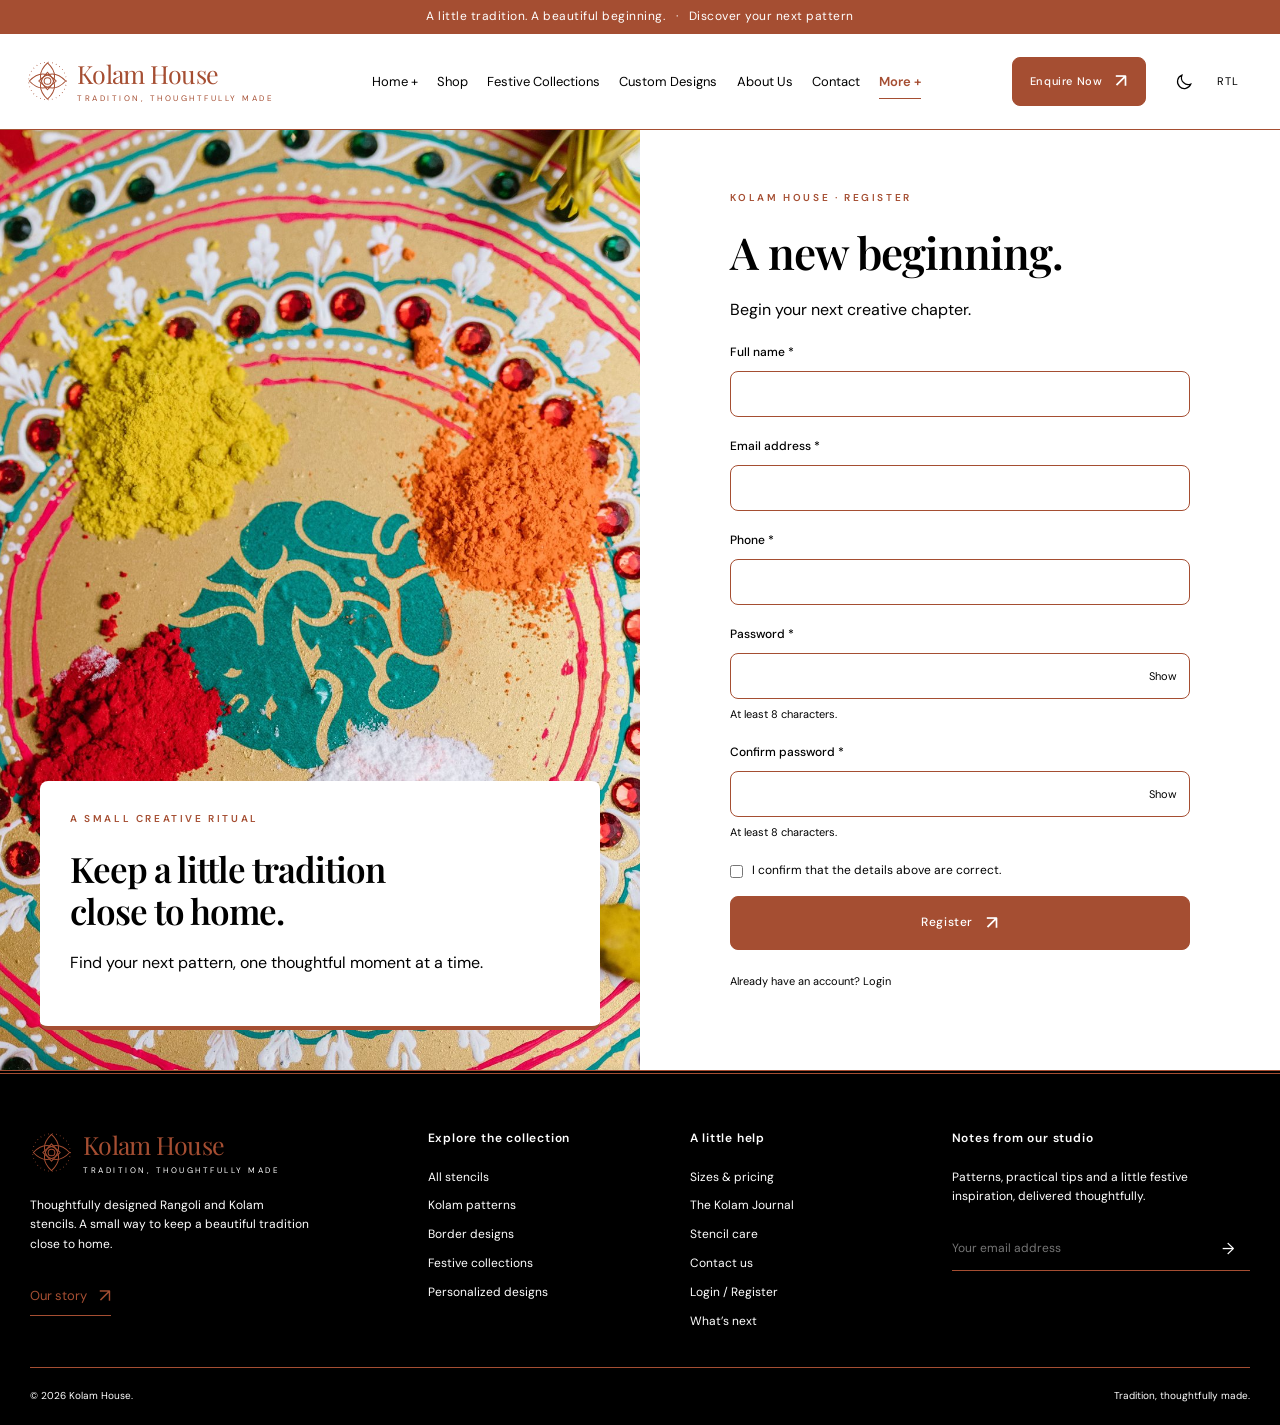
<file: register.html>
<!doctype html><html lang="en" dir="ltr"><head><meta charset="utf-8"><meta name="viewport" content="width=device-width,initial-scale=1"><meta name="theme-color" content="#ffffff"><title>Register | Kolam House</title><meta name="description" content="Try the Kolam House registration interface with clear password validation and accessible fields. This frontend does not save passwords or create accounts."><link rel="canonical" href="https://kolam-house-stencil.ezhil3013.chatgpt.site/register.html"><meta property="og:title" content="Register | Kolam House"><meta property="og:description" content="Try the Kolam House registration interface with clear password validation and accessible fields. This frontend does not save passwords or create accounts."><meta property="og:type" content="website"><meta property="og:url" content="https://kolam-house-stencil.ezhil3013.chatgpt.site/register.html"><meta property="og:image" content="https://kolam-house-stencil.ezhil3013.chatgpt.site/assets/images/hero.webp"><link rel="icon" href="assets/favicon.svg" type="image/svg+xml"><link rel="preconnect" href="https://fonts.googleapis.com"><link rel="preconnect" href="https://fonts.gstatic.com" crossorigin><link rel="stylesheet" href="assets/bootstrap.min.css"><link rel="stylesheet" href="assets/style.css"><script>try{document.documentElement.dataset.theme=localStorage.getItem('kolam-theme')||(matchMedia('(prefers-color-scheme:dark)').matches?'dark':'light');document.documentElement.dir=localStorage.getItem('kolam-dir')||'ltr'}catch(e){}</script><script type="application/ld+json">{"@context": "https://schema.org", "@type": "BreadcrumbList", "itemListElement": [{"@type": "ListItem", "position": 1, "name": "Home", "item": "https://kolam-house-stencil.ezhil3013.chatgpt.site/index.html"}, {"@type": "ListItem", "position": 2, "name": "Register", "item": "https://kolam-house-stencil.ezhil3013.chatgpt.site/register.html"}]}</script><script src="assets/data.js" defer></script><script src="assets/main.js" defer></script></head><body class="page-register"><a class="skip-link" href="#main">Skip to content</a><div class="announcement">A little tradition. A beautiful beginning.   ·   Discover your next pattern</div><header class="site-header"><div class="nav-wrap"><a class="brand" href="index.html" aria-label="Kolam House home"><svg viewbox="0 0 64 64" fill="none" aria-hidden="true"><g stroke="currentColor" stroke-width="1.5"><path d="M32 5c14 13 14 27 0 40C18 32 18 18 32 5Z"></path><path d="M59 32C46 46 32 46 19 32 32 18 46 18 59 32Z"></path><path d="M32 59C18 46 18 32 32 19 46 32 46 46 32 59Z"></path><path d="M5 32C18 18 32 18 45 32 32 46 18 46 5 32Z"></path><circle cx="32" cy="32" r="5"></circle><circle cx="32" cy="32" r="28" stroke-dasharray="1 5"></circle></g></svg><span class="brand-name">Kolam House<small>Tradition, thoughtfully made</small></span></a><nav class="main-nav" id="main-nav" aria-label="Primary navigation"><details class="nav-drop home-drop"><summary class="">Home +</summary><div class="dropdown"><a href="index.html">Home Page 1</a><a href="home-2.html">Home Page 2</a></div></details><a href="products.html" class="">Shop</a><a href="festive-collections.html" class="">Festive Collections</a><a href="custom-designs.html" class="">Custom Designs</a><a href="about.html" class="">About Us</a><a href="contact.html" class="">Contact</a><details class="nav-drop"><summary class="active" aria-current="true">More +</summary><div class="dropdown"><a href="pricing.html">Pricing</a><a href="blog.html">Journal</a><a href="product-details.html">Product Details</a><a href="blog-details.html">Blog Details</a><a href="login.html">Login</a><a href="register.html" class="active" aria-current="page">Register</a></div></details><div class="mobile-nav-tools" aria-label="Display preferences"><button class="icon-button" id="theme-toggle" aria-label="Switch colour theme"><svg viewbox="0 0 24 24" fill="none" stroke="currentColor" stroke-width="1.5"><path d="M20 15.2A8.6 8.6 0 0 1 8.8 4a8.7 8.7 0 1 0 11.2 11.2Z"></path></svg></button><button class="icon-button rtl-button" id="rtl-toggle" aria-label="Switch to right-to-left layout" aria-pressed="false">RTL</button></div></nav><div class="nav-actions"><a class="btn  btn-small" href="contact.html">Enquire Now<span class="arrow" aria-hidden="true">↗</span></a><button class="icon-button menu-button" id="menu-toggle" aria-expanded="false" aria-controls="main-nav" aria-label="Open navigation">☰</button></div></div></header><main id="main"><section class="auth-layout"><div class="auth-picture"><img src="assets/images/placeholders/register-image-01.jpg" alt="Image slot" width="512" height="512" class="image-motion" fetchpriority="high" decoding="async" data-placeholder="true"><div class="auth-quote"><span class="eyebrow">A small creative ritual</span><h2>Keep a little tradition<br>close to home.</h2><p>Find your next pattern, one thoughtful moment at a time.</p></div></div><div class="auth-form"><span class="eyebrow">Kolam House · Register</span><h1>A new beginning.</h1><p>Begin your next creative chapter.</p><form class="demo-form" data-kind="register"><div class="field"><label for="full-name">Full name *</label><input id="full-name" name="full-name" type="text" required placeholder="" autocomplete="name" minlength="2"></div><div class="field"><label for="email">Email address *</label><input id="email" name="email" type="email" required placeholder="" autocomplete="email"></div><div class="field"><label for="phone">Phone *</label><input id="phone" name="phone" type="tel" required placeholder="" autocomplete="tel" pattern="[+0-9 ()-]{7,20}"></div><div class="field"><label for="password">Password *</label><div class="password-wrap"><input id="password" name="password" type="password" required minlength="8" autocomplete="current-password"><button class="password-toggle" type="button" data-target="password" aria-label="Show password">Show</button></div><p class="help">At least 8 characters.</p></div><div class="field"><label for="confirm-password">Confirm password *</label><div class="password-wrap"><input id="confirm-password" name="confirm-password" type="password" required minlength="8" autocomplete="new-password"><button class="password-toggle" type="button" data-target="confirm-password" aria-label="Show confirm password">Show</button></div><p class="help">At least 8 characters.</p></div><div class="field-check"><input id="terms" name="terms" type="checkbox" required><label for="terms">I confirm that the details above are correct.</label></div><button class="btn" type="submit">Register<span class="arrow" aria-hidden="true">↗</span></button><p class="form-status" role="status"></p></form><p class="help" style="margin-top:22px">Already have an account? <a href="login.html">Login</a></p></div></section></main><footer class="site-footer"><div class="footer-grid"><div><a class="brand" href="index.html" aria-label="Kolam House home"><svg viewbox="0 0 64 64" fill="none" aria-hidden="true"><g stroke="currentColor" stroke-width="1.5"><path d="M32 5c14 13 14 27 0 40C18 32 18 18 32 5Z"></path><path d="M59 32C46 46 32 46 19 32 32 18 46 18 59 32Z"></path><path d="M32 59C18 46 18 32 32 19 46 32 46 46 32 59Z"></path><path d="M5 32C18 18 32 18 45 32 32 46 18 46 5 32Z"></path><circle cx="32" cy="32" r="5"></circle><circle cx="32" cy="32" r="28" stroke-dasharray="1 5"></circle></g></svg><span class="brand-name">Kolam House<small>Tradition, thoughtfully made</small></span></a><p>Thoughtfully designed Rangoli and Kolam stencils. A small way to keep a beautiful tradition close to home.</p><a class="text-link" href="about.html">Our story<span class="arrow" aria-hidden="true">↗</span></a></div><div><h3>Explore the collection</h3><div class="footer-links"><a href="products.html">All stencils</a><a href="products.html?category=Kambi%20Kolam">Kolam patterns</a><a href="products.html?category=Border%20Rangoli%20Designs">Border designs</a><a href="festive-collections.html">Festive collections</a><a href="custom-designs.html">Personalized designs</a></div></div><div><h3>A little help</h3><div class="footer-links"><a href="pricing.html">Sizes &amp; pricing</a><a href="blog.html">The Kolam Journal</a><a href="blog-details.html?id=stencil-care">Stencil care</a><a href="contact.html">Contact us</a><a href="login.html">Login / Register</a><a href="coming-soon.html">What’s next</a></div></div><div><h3>Notes from our studio</h3><p>Patterns, practical tips and a little festive inspiration, delivered thoughtfully.</p><form class="newsletter demo-form" data-kind="newsletter"><label class="visually-hidden" for="footer-email">Email address</label><input id="footer-email" name="email" type="email" placeholder="Your email address" required><button type="submit" aria-label="Subscribe to studio notes">→</button><div class="form-status visually-hidden" role="status"></div></form></div></div><div class="footer-bottom"><span>© 2026 Kolam House.</span><span>Tradition, thoughtfully made.</span></div></footer><button id="to-top" class="to-top" aria-label="Back to top">↑</button><div id="toast" class="toast" role="status" hidden></div></body></html>
</file>
<file: assets/style.css>
@import url('https://fonts.googleapis.com/css2?family=DM+Sans:wght@400;450;500;600;700&family=Playfair+Display:ital,wght@0,400;0,500;0,600;1,400;1,500&display=swap');
:root{--primary:#a54e32;--primary-light:#a54e32;--bg:#ffffff;--surface:#ffffff;--sand:#000000;--text:#000000;--muted:#000000;--border:#000000;--footer:#000000;--radius:8px;--font-body:'DM Sans',Arial,sans-serif;--font-heading:'Playfair Display',Georgia,serif;color-scheme:light}
[data-theme=dark]{--primary:#a54e32;--primary-light:#a54e32;--bg:#000000;--surface:#000000;--sand:#000000;--text:#ffffff;--muted:#000000;--border:#000000;--footer:#000000;color-scheme:dark}
*{box-sizing:border-box}html{scroll-behavior:smooth;scroll-padding-top:110px}body{margin:0;background:var(--bg);color:var(--text);font-family:var(--font-body);font-size:16px;line-height:1.65}h1,h2,h3,h4{font-family:var(--font-heading);font-weight:400;line-height:1.2;color:var(--text);margin:0 0 18px}h1{font-size:clamp(42px,4.6vw,76px);letter-spacing:-2px}h2{font-size:clamp(32px,3.3vw,49px);letter-spacing:-1px}h3{font-size:25px}p{margin:0 0 20px;color:var(--muted)}a{color:inherit;text-decoration:none}a:hover{color:var(--primary)}button,input,select,textarea{font:inherit}button,a,input,select,textarea{outline-offset:4px}a:focus-visible,button:focus-visible,input:focus-visible,textarea:focus-visible,select:focus-visible,summary:focus-visible{outline:2px solid var(--primary)}button{cursor:pointer}img{max-width:100%;display:block;width:100%;height:auto}.skip-link{position:fixed;top:-80px;left:20px;background:var(--surface);padding:14px;z-index:100}.skip-link:focus{top:10px}.announcement{background:var(--primary);color:var(--bg);padding:7px 30px;text-align:center;font-size:12px;letter-spacing:.5px}.site-header{position:sticky;top:0;z-index:30;background:var(--bg);border-bottom:1px solid var(--border)}.nav-wrap{padding:19px 30px;display:flex;align-items:center;gap:26px;min-height:88px}.brand{display:flex;gap:10px;align-items:center;flex-shrink:0;color:var(--primary)}.brand svg{width:43px;height:43px}.brand-name{font-family:var(--font-heading);font-size:25px;letter-spacing:-.7px;line-height:1.1}.brand small{display:block;font-family:var(--font-body);font-size:8px;letter-spacing:2.5px;margin-top:7px;text-transform:uppercase}.main-nav{display:flex;gap:23px;align-items:center;justify-content:center;flex:1;font-size:13px}.main-nav>a,.nav-drop>summary{position:relative;white-space:nowrap;padding:12px 0}.main-nav>a:after,.nav-drop>summary:after{content:'';position:absolute;bottom:4px;left:0;width:0;height:1px;background:var(--primary);transition:width .25s}.main-nav>a:hover:after,.main-nav>a.active:after,.nav-drop>summary:hover:after{width:100%}.main-nav a.active{color:var(--primary)}.nav-drop{position:relative}.nav-drop>summary{list-style:none;cursor:pointer}.nav-drop>summary::-webkit-details-marker{display:none}.dropdown{position:absolute;top:48px;inset-inline-start:0;width:200px;background:var(--surface);border:1px solid var(--border);box-shadow:0 8px 30px #000000;padding:10px;border-radius:var(--radius)}.dropdown a{display:block;padding:8px 12px}.nav-actions{display:flex;gap:8px;align-items:center}.icon-button{border:0;background:transparent;color:var(--text);width:44px;height:44px;display:grid;place-items:center;font-size:18px}.icon-button svg{width:19px;height:19px}.rtl-button{font-size:11px;letter-spacing:1px}.menu-button{display:none}.btn{display:inline-flex;gap:13px;align-items:center;justify-content:center;min-height:48px;padding:13px 24px;font-size:12px;font-weight:500;letter-spacing:.6px;border-radius:3px;border:1px solid var(--primary);color:var(--bg);background:var(--primary);transition:transform .25s,background .25s,color .25s;line-height:1.4}.btn:hover{background:var(--text);border-color:var(--text);color:var(--bg);transform:translateY(-2px)}.btn-outline{background:transparent;color:var(--primary)}.btn-small{min-height:42px;padding:11px 17px;font-size:11px}.text-link{display:inline-flex;gap:12px;align-items:center;font-size:13px;border-bottom:1px solid var(--border);padding:4px 0;color:var(--primary)}.arrow{display:inline-block;font-family:Arial;font-size:19px}.eyebrow{font-size:10px;font-weight:600;text-transform:uppercase;letter-spacing:2.6px;color:var(--primary);margin-bottom:20px;display:block}.hero{padding:54px 30px 42px;display:grid;grid-template-columns:1fr 1.12fr;gap:6vw;align-items:center;min-height:660px}.hero-copy{max-width:620px}.hero h1 em{font-weight:400;color:var(--primary)}.hero-copy>p{max-width:460px;font-size:16px;margin-top:25px}.hero-actions{display:flex;gap:14px;flex-wrap:wrap;margin-top:30px}.hero-media{position:relative;padding:0 0 24px 0}.hero-media>img{height:560px;object-fit:cover;border-radius:180px 8px 8px 8px}.hero-note{position:absolute;inset-inline-start:-36px;bottom:0;background:var(--surface);border:1px solid var(--border);padding:19px 26px;display:flex;align-items:center;gap:17px;box-shadow:0 6px 20px #000000;max-width:90%}.hero-note .motif{color:var(--primary);font-size:33px}.hero-note strong{display:block;font-family:var(--font-heading);font-size:19px;font-weight:400}.hero-note small{font-size:11px;color:var(--muted)}.hero-mini{display:flex;gap:24px;margin-top:40px;font-size:11px;color:var(--muted)}.hero-mini span{display:flex;align-items:center;gap:7px}.trust-strip{display:flex;align-items:center;justify-content:space-around;gap:20px;padding:22px 30px;border-top:1px solid var(--border);border-bottom:1px solid var(--border);font-size:11px;color:var(--muted);text-transform:uppercase;letter-spacing:1px}.trust-strip span{display:flex;align-items:center;gap:14px}.trust-strip b{font-size:20px;color:var(--primary);font-weight:400}.section{padding:76px 30px}.section-alt{background:var(--sand)}.section-heading{text-align:center;max-width:670px;margin:0 auto 36px}.section-heading .eyebrow{margin-bottom:13px}.section-heading p{margin-bottom:0}.section-heading-row{display:flex;align-items:end;justify-content:space-between;gap:25px;margin-bottom:35px}.section-heading-row h2{margin:0}.grid-3{display:grid;grid-template-columns:repeat(3,minmax(0,1fr));gap:26px}.grid-4{display:grid;grid-template-columns:repeat(4,minmax(0,1fr));gap:24px}.collection-card{position:relative;overflow:hidden;display:flex;flex-direction:column}.image-wrap{overflow:hidden;border-radius:var(--radius);background:var(--sand)}.image-wrap img{height:100%;object-fit:cover;transition:transform .65s}.collection-card .image-wrap{aspect-ratio:1.35}.collection-card .image-wrap:hover img,.product-image:hover img,.article-card .image-wrap:hover img{transform:scale(1.035)}.collection-card .card-bottom{display:flex;align-items:center;justify-content:space-between;margin-top:18px;gap:15px}.collection-card h3{margin:0;font-size:23px}.collection-card p{margin:6px 0 0;font-size:12px}.circle-arrow{display:grid;place-items:center;flex-shrink:0;border:1px solid var(--border);width:42px;height:42px;border-radius:50%;color:var(--primary)}.product-card{display:flex;flex-direction:column;min-width:0;border:1px solid var(--border);border-radius:var(--radius);background:var(--surface);overflow:hidden;transition:transform .25s,box-shadow .25s}.product-card:hover{transform:translateY(-5px);box-shadow:0 12px 28px #000000}.product-image{position:relative;aspect-ratio:1.14;overflow:hidden;background:#000000}.product-image img{height:100%;object-fit:contain;transition:transform .65s}.product-tag{position:absolute;top:15px;inset-inline-start:15px;background:var(--surface);color:var(--primary);border-radius:2px;font-size:9px;text-transform:uppercase;letter-spacing:1px;padding:5px 9px}.product-body{display:flex;flex:1;flex-direction:column;padding:22px}.product-body .eyebrow{font-size:8px;margin:0 0 9px;letter-spacing:1.7px}.product-body h3{font-size:23px;margin-bottom:10px}.product-meta{font-size:11px;color:var(--muted);margin-bottom:15px}.product-desc{font-size:13px;margin-bottom:20px}.product-bottom{margin-top:auto;display:flex;align-items:center;justify-content:space-between;gap:10px;border-top:1px solid var(--border);padding-top:14px}.price{font-size:20px;color:var(--text);font-family:var(--font-heading)}.price small{font-family:var(--font-body);font-size:8px;display:block;color:var(--muted);letter-spacing:.7px}.split{display:grid;grid-template-columns:1fr 1fr;gap:6vw;align-items:center}.split .image-wrap{height:480px}.split-copy{max-width:590px}.split-copy h2{margin-bottom:25px}.split-copy .eyebrow{margin-bottom:17px}.quote{font-family:var(--font-heading);font-style:italic;font-size:28px;line-height:1.6;color:var(--text)}.mini-line{width:65px;height:1px;background:var(--primary);margin:26px 0}.benefit{padding:26px;border:1px solid var(--border);border-radius:var(--radius);background:var(--surface);height:100%}.benefit .number{font-family:var(--font-heading);font-size:38px;color:var(--primary);display:block;margin-bottom:18px}.benefit h3{font-size:23px}.benefit p{font-size:14px;margin:0}.steps{counter-reset:steps}.step{position:relative;padding:30px;background:var(--surface);border:1px solid var(--border);border-radius:var(--radius);height:100%}.step .number{font-family:var(--font-heading);font-size:34px;color:var(--primary);margin-bottom:20px;display:block}.step p{font-size:14px;margin-bottom:0}.festival-banner{display:grid;grid-template-columns:1fr 1fr;background:var(--sand);border-radius:var(--radius);overflow:hidden}.festival-banner img{height:430px;object-fit:cover}.festival-copy{padding:55px;align-self:center}.festival-copy p{max-width:500px}.gallery{display:grid;grid-template-columns:1.2fr 1fr 1fr;gap:22px}.gallery img{height:330px;object-fit:cover;border-radius:var(--radius)}.testimonial{padding:32px;background:var(--surface);border:1px solid var(--border);border-radius:var(--radius);display:flex;flex-direction:column}.testimonial .quote{font-size:23px;flex:1}.stars{color:var(--primary);letter-spacing:3px;margin-bottom:19px;font-size:13px}.person{display:flex;align-items:center;gap:12px;margin-top:15px}.person .avatar{width:40px;height:40px;background:var(--sand);color:var(--primary);border-radius:50%;display:grid;place-items:center;font-family:var(--font-heading)}.person small{font-size:10px;color:var(--muted);display:block}.demo-note{font-size:11px;color:var(--muted);margin-top:17px}.article-card{display:flex;flex-direction:column;height:100%}.article-card .image-wrap{aspect-ratio:1.5}.article-card h3{font-size:24px;margin:15px 0}.article-card p{font-size:13px}.article-meta{font-size:10px;letter-spacing:1px;text-transform:uppercase;color:var(--primary);margin-top:20px}.article-card .text-link{margin-top:auto;align-self:start}.cta-section{background:var(--primary);padding:64px 30px;text-align:center;color:var(--bg)}.cta-section h2,.cta-section p,.cta-section .eyebrow{color:var(--bg)}.cta-section p{opacity:.85;max-width:650px;margin:0 auto 25px}.cta-section .btn{background:var(--bg);color:var(--primary);border-color:var(--bg)}.site-footer{padding:57px 30px 0;background:var(--footer);color:#ffffff}.site-footer .brand{color:#a54e32}.site-footer .brand small{color:#000000}.footer-grid{display:grid;grid-template-columns:1.3fr .8fr .8fr 1.1fr;gap:45px;padding-bottom:36px}.site-footer h3{font-family:var(--font-body);font-size:12px;letter-spacing:.8px;color:#ffffff;margin:0 0 22px}.site-footer p{color:#000000;font-size:12px;max-width:280px;margin:21px 0}.footer-links{display:flex;flex-direction:column;gap:9px;font-size:12px;color:#000000}.site-footer a:hover{color:#a54e32}.newsletter{display:flex;border-bottom:1px solid #000000}.newsletter input{min-width:0;width:100%;border:0;background:none;color:#ffffff;padding:11px 0;font-size:12px}.newsletter button{background:none;border:0;color:#a54e32;min-width:44px}.footer-bottom{border-top:1px solid #000000;padding:20px 0;display:flex;justify-content:space-between;gap:20px;font-size:10px;color:#000000}.footer-status{color:#a54e32!important;margin:8px 0!important}.page-hero{padding:58px 30px 52px;border-bottom:1px solid var(--border);background:var(--sand);text-align:center}.page-hero h1{font-size:clamp(38px,4vw,62px);margin-bottom:20px}.page-hero p{max-width:650px;margin:0 auto}.breadcrumb{justify-content:center;font-size:11px;margin-bottom:25px;color:var(--muted);gap:12px}.breadcrumb a{color:var(--primary)}.editorial-hero{padding:40px 30px 60px}.editorial-top{display:flex;align-items:center;justify-content:space-between;gap:30px;padding:20px 0 36px}.editorial-top h1{max-width:780px}.editorial-top p{max-width:300px}.editorial-image{position:relative}.editorial-image img{height:540px;object-fit:cover;border-radius:4px}.editorial-caption{position:absolute;bottom:28px;inset-inline-end:28px;background:var(--surface);padding:25px;max-width:320px}.editorial-caption h3{font-size:25px}.editorial-caption p{font-size:13px;margin:0}.wide-story{display:grid;grid-template-columns:.8fr 1.4fr;gap:45px;align-items:center}.wide-story img{height:460px;object-fit:cover;border-radius:var(--radius)}.filter-layout{display:grid;grid-template-columns:220px 1fr;gap:35px}.filters{position:sticky;top:116px;align-self:start}.filters h3{font-size:23px}.field{margin-bottom:20px}.field label,.field-label{display:block;font-size:12px;margin-bottom:8px;color:var(--text);font-weight:500}.field input,.field select,.field textarea,.search-input,.sort-select{width:100%;background:var(--surface);color:var(--text);border:1px solid var(--border);border-radius:4px;padding:11px 13px;min-height:46px;font-size:13px}.field textarea{min-height:130px;resize:vertical}.field input[type=file]{padding:12px;max-width:100%}.field input[type=checkbox]{width:18px;min-height:auto;margin:0}.field-check{display:flex;align-items:start;gap:9px;font-size:12px;margin:15px 0}.field-check input{margin-top:4px}.field-check label{margin:0}.help{font-size:11px;color:var(--muted);margin-top:6px}.toolbar{display:flex;gap:15px;align-items:center;justify-content:space-between;margin-bottom:25px}.toolbar .search-input{max-width:330px}.toolbar .sort-select{max-width:190px}.results-count{font-size:11px;color:var(--muted);margin-bottom:20px}.empty-state{padding:70px 20px;text-align:center;border:1px solid var(--border);grid-column:1/-1}.form-panel{padding:34px;background:var(--surface);border:1px solid var(--border);border-radius:var(--radius)}.form-grid{display:grid;grid-template-columns:1fr 1fr;gap:0 22px}.full{grid-column:1/-1}.form-status{font-size:13px;margin-top:15px;color:var(--primary)}.form-status:empty{display:none}.field-error{font-size:11px;color:var(--primary);margin:5px 0 0}.preview-image{max-width:240px;max-height:200px;object-fit:contain;margin:15px 0}.details-layout{display:grid;grid-template-columns:1.1fr 1fr;gap:60px;align-items:start}.main-product-image{background:#000000;border-radius:var(--radius);width:100%;aspect-ratio:1;object-fit:contain}.thumbnails{display:flex;gap:12px;margin-top:15px}.thumbnail{padding:0;border:1px solid var(--border);border-radius:4px;overflow:hidden;background:var(--sand);width:80px;height:80px}.thumbnail.active{border:2px solid var(--primary)}.thumbnail img{height:100%;object-fit:contain}.detail-copy h1{font-size:44px;letter-spacing:-1px}.detail-copy .price{font-size:32px;margin:20px 0;display:block}.specs{display:grid;grid-template-columns:1fr 1fr;border-top:1px solid var(--border);margin:25px 0}.specs div{padding:15px 0;border-bottom:1px solid var(--border)}.specs dt{font-size:10px;color:var(--muted);font-weight:400;text-transform:uppercase;letter-spacing:1px}.specs dd{font-size:13px;margin:4px 0 0}.faq{max-width:850px;margin:0 auto}.faq details{border-bottom:1px solid var(--border);padding:20px 0}.faq summary{font-size:16px;cursor:pointer;min-height:28px}.faq p{padding-top:16px;font-size:14px;margin-bottom:0}.pricing-card{padding:34px;background:var(--surface);border:1px solid var(--border);border-radius:var(--radius);display:flex;flex-direction:column}.pricing-card.featured{border:2px solid var(--primary)}.pricing-card .price{font-size:42px;margin:20px 0}.pricing-card ul{padding-inline-start:20px;color:var(--muted);font-size:14px;margin-bottom:30px;flex:1}.pricing-card li{margin-bottom:10px}.pricing-table{width:100%;border-collapse:collapse;font-size:14px}.pricing-table td,.pricing-table th{text-align:start;padding:18px;border-bottom:1px solid var(--border)}.pricing-table th{background:var(--sand)}.table-wrap{overflow:auto}.pills{display:flex;gap:10px;flex-wrap:wrap;margin-bottom:28px;justify-content:center}.pill{border:1px solid var(--border);background:var(--surface);color:var(--text);border-radius:30px;padding:10px 18px;font-size:12px;min-height:44px}.pill.active,.pill:hover{background:var(--primary);color:var(--bg);border-color:var(--primary)}.pagination{display:flex;justify-content:center;gap:8px;margin-top:35px}.pagination button{min-width:44px;height:44px;border:1px solid var(--border);background:var(--surface);color:var(--text)}.pagination button.active{background:var(--primary);color:var(--bg)}.article-layout{display:grid;grid-template-columns:minmax(0,790px) minmax(230px,1fr);gap:70px;max-width:1200px;margin:auto}.article-content h2{font-size:32px;margin-top:35px}.article-content p{line-height:1.9}.article-content img{border-radius:var(--radius);margin:30px 0;max-height:470px;object-fit:cover}.article-sidebar{align-self:start;position:sticky;top:118px;padding:25px;border:1px solid var(--border);background:var(--surface);border-radius:var(--radius)}.article-sidebar a{font-size:12px;display:block;margin:12px 0;color:var(--muted)}.article-nav{display:flex;justify-content:space-between;gap:20px;border-top:1px solid var(--border);margin-top:35px;padding-top:20px}.contact-layout{display:grid;grid-template-columns:.8fr 1.2fr;gap:55px}.contact-item{padding:22px 0;border-bottom:1px solid var(--border)}.contact-item h3{font-size:23px;margin-bottom:10px}.contact-item p{font-size:14px;margin:0}.map-placeholder{min-height:270px;background:var(--sand);border:1px solid var(--border);border-radius:var(--radius);display:flex;align-items:center;justify-content:center;text-align:center;padding:25px;margin-top:28px}.map-placeholder svg{width:40px;height:40px;margin:0 auto 15px;color:var(--primary)}.map-placeholder p{font-size:12px;max-width:300px}.auth-layout{min-height:750px;display:grid;grid-template-columns:1fr 1fr}.auth-picture{position:relative}.auth-picture img{height:100%;object-fit:cover}.auth-quote{position:absolute;bottom:40px;inset-inline-start:40px;inset-inline-end:40px;background:var(--surface);padding:30px}.auth-quote h2{font-size:35px}.auth-form{padding:60px 7vw;align-self:center}.auth-form h1{font-size:44px;letter-spacing:-1px}.password-wrap{display:flex;position:relative}.password-wrap input{padding-inline-end:50px}.password-toggle{position:absolute;inset-inline-end:5px;top:3px;width:44px;height:40px;border:0;background:none;color:var(--muted);font-size:11px}.auth-form .btn{width:100%}.auth-links{display:flex;justify-content:space-between;gap:15px;font-size:12px;margin-bottom:25px}.center-page{min-height:70vh;text-align:center;padding:65px 30px;display:flex;flex-direction:column;align-items:center;justify-content:center}.error-number{font-family:var(--font-heading);font-size:150px;line-height:1;color:var(--primary);letter-spacing:-8px;margin-bottom:20px}.center-page h1{font-size:45px;letter-spacing:-1px}.center-page p{max-width:500px}.center-page .hero-actions{justify-content:center}.coming-image{width:270px;height:270px;object-fit:cover;border-radius:50%;margin:25px 0 35px}.center-page form{width:min(100%,460px)}.to-top{position:fixed;bottom:22px;inset-inline-end:22px;width:44px;height:44px;background:var(--primary);color:var(--bg);border:0;border-radius:50%;z-index:25;opacity:0;pointer-events:none;transition:opacity .25s}.to-top.visible{opacity:1;pointer-events:auto}.toast{position:fixed;bottom:25px;left:50%;transform:translateX(-50%);background:var(--surface);border:1px solid var(--border);color:var(--text);padding:16px 22px;border-radius:6px;box-shadow:0 6px 30px #000000;z-index:100;max-width:90vw;font-size:13px}.reveal{transition:opacity .6s,transform .6s}.js-motion .reveal:not(.revealed){opacity:0;transform:translateY(18px)}[hidden]{display:none!important}[dir=rtl] .arrow{transform:scaleX(-1)}[dir=rtl] .hero-media>img{border-radius:8px 180px 8px 8px}
@media(min-width:1600px){.hero{gap:7vw;padding-top:70px;padding-bottom:65px}.hero-media>img{height:650px}.hero-copy{max-width:720px}.hero h1{font-size:86px}.section{padding-top:90px;padding-bottom:90px}}
@media(max-width:1199px){.main-nav{gap:14px;font-size:11px}.nav-wrap{gap:16px}.nav-actions>.btn{display:none}.hero{gap:35px;min-height:580px}.hero-media>img{height:480px}.hero-note{inset-inline-start:-15px}.product-body{padding:18px}.product-body h3{font-size:21px}.grid-4{grid-template-columns:repeat(3,minmax(0,1fr))}.footer-grid{gap:28px}}
@media(max-width:1023px){.nav-wrap{padding:16px 30px;justify-content:space-between}.menu-button{display:grid}.main-nav{display:none;position:absolute;top:100%;inset-inline:0;background:var(--bg);padding:20px 30px;border-bottom:1px solid var(--border);font-size:14px;max-height:70vh;overflow:auto}.main-nav.open{display:flex;flex-direction:column;align-items:stretch;gap:5px}.dropdown{position:static;width:100%;box-shadow:none;margin-top:5px}.hero{padding-top:45px;min-height:auto;gap:30px;grid-template-columns:1fr 1fr}.hero h1{font-size:47px}.hero-media>img{height:440px;border-radius:120px 6px 6px 6px}.hero-note{inset-inline-start:0;padding:14px 18px}.hero-note strong{font-size:17px}.hero-mini{gap:13px;margin-top:25px;flex-wrap:wrap}.section{padding:60px 30px}.grid-3{gap:20px}.collection-card h3{font-size:21px}.product-body h3{font-size:20px}.product-bottom{flex-wrap:wrap}.split{gap:30px}.split .image-wrap{height:410px}.festival-copy{padding:35px}.gallery img{height:270px}.filter-layout{grid-template-columns:180px 1fr;gap:24px}.filter-layout .grid-3{grid-template-columns:repeat(2,minmax(0,1fr))}.footer-grid{grid-template-columns:1fr 1fr;gap:35px}.details-layout{gap:35px}.detail-copy h1{font-size:37px}.article-layout{gap:30px;grid-template-columns:1fr 250px}.contact-layout{gap:30px}.auth-form{padding:45px 30px}.editorial-top h1{font-size:51px}.editorial-image img{height:430px}.trust-strip{flex-wrap:wrap;font-size:10px}.wide-story{gap:30px}[dir=rtl] .hero-media>img{border-radius:6px 120px 6px 6px}}
@media(max-width:767px){.grid-3,.grid-4{grid-template-columns:repeat(2,minmax(0,1fr))}.grid-3>.benefit:last-child,.grid-3>.testimonial:last-child,.grid-3>.pricing-card:last-child,.steps>.step:last-child{grid-column:1/-1}.hero h1{font-size:43px}.hero-media>img{height:400px}.hero-note .motif{display:none}.hero-copy>p{font-size:14px}.hero-actions{gap:10px}.hero-actions .btn{padding:12px 17px}.split,.festival-banner,.wide-story{grid-template-columns:1fr}.split .image-wrap{height:390px}.gallery{grid-template-columns:1fr 1fr}.gallery img:last-child{grid-column:1/-1;height:290px}.filter-layout{grid-template-columns:1fr}.filters{position:static;display:grid;grid-template-columns:repeat(3,minmax(0,1fr));gap:14px}.filters h3{grid-column:1/-1}.filters .field{margin:0}.filters>button{align-self:end}.contact-layout,.details-layout{grid-template-columns:1fr}.article-layout{grid-template-columns:1fr}.article-sidebar{position:static;grid-row:1}.auth-layout{grid-template-columns:1fr}.auth-picture{display:none}.auth-form{padding:50px 30px;max-width:650px;width:100%;margin:auto}.editorial-top{display:block}.editorial-top p{max-width:600px}.editorial-caption{bottom:20px;inset-inline-end:20px}.pricing-card{padding:27px}.trust-strip span{width:calc(50% - 20px);justify-content:center}.form-panel{padding:25px}}
@media(max-width:639px){.announcement{padding:7px 15px;font-size:10px}.nav-wrap{padding:14px 18px;gap:10px;min-height:78px}.brand-name{font-size:23px}.brand svg{width:36px;height:36px}.brand small{font-size:7px;letter-spacing:2px}.nav-actions{gap:0}.icon-button{width:40px}.hero{padding:35px 18px 30px;grid-template-columns:1fr;gap:30px}.hero h1{font-size:50px;letter-spacing:-1.5px}.hero-copy{max-width:100%}.hero-copy>p{font-size:16px;max-width:100%;margin-top:18px}.hero-actions{margin-top:24px}.hero-mini{margin-top:25px}.hero-media{padding-bottom:15px}.hero-media>img{height:430px;border-radius:140px 6px 6px 6px}.hero-note{inset-inline-start:12px;bottom:0;padding:15px 18px}.hero-note .motif{display:block}.hero-note strong{font-size:18px}.trust-strip{padding:18px;gap:15px;font-size:8px;letter-spacing:.7px}.trust-strip b{font-size:17px}.trust-strip span{gap:7px}.section{padding:48px 18px}.section-heading{margin-bottom:26px}.section-heading-row{display:block;margin-bottom:25px}.section-heading-row>a{margin-top:14px}.grid-3,.grid-4{grid-template-columns:1fr;gap:26px}.grid-3>.benefit:last-child,.grid-3>.testimonial:last-child,.grid-3>.pricing-card:last-child,.steps>.step:last-child{grid-column:auto}.collection-card .image-wrap{aspect-ratio:1.4}.collection-card h3{font-size:25px}.product-image{aspect-ratio:1.25}.product-body{padding:22px}.product-body h3{font-size:25px}.product-bottom{flex-wrap:nowrap}.split .image-wrap{height:360px}.split-copy{padding-top:4px}.festival-copy{padding:30px 24px}.festival-banner img{height:330px}.gallery{gap:15px}.gallery img{height:230px}.gallery img:last-child{height:290px}.footer-grid{gap:30px 20px}.footer-grid>div:first-child,.footer-grid>div:last-child{grid-column:1/-1}.site-footer{padding:42px 18px 0}.footer-bottom{flex-direction:column;gap:8px}.cta-section{padding:47px 18px}.page-hero{padding:42px 18px}.page-hero p{font-size:14px}.editorial-hero{padding:25px 18px 40px}.editorial-top h1{font-size:45px}.editorial-image img{height:460px}.editorial-caption{position:relative;inset:auto;margin:-50px 18px 0;padding:22px;border:1px solid var(--border)}.wide-story img{height:340px}.filters{grid-template-columns:1fr 1fr;gap:15px}.toolbar{flex-wrap:wrap}.toolbar .search-input{max-width:none;flex:1;min-width:190px}.toolbar .sort-select{max-width:none;flex:1}.filter-layout .grid-3{grid-template-columns:1fr}.detail-copy h1{font-size:36px}.form-grid{grid-template-columns:1fr}.form-panel{padding:23px}.form-grid .full{grid-column:auto}.auth-form{padding:45px 18px}.error-number{font-size:115px}.center-page{padding:50px 18px}.center-page h1{font-size:38px}.coming-image{width:230px;height:230px}.article-nav{flex-direction:column}.pricing-table{min-width:560px}.hero-mini{font-size:10px}.main-nav{padding-inline:18px}[dir=rtl] .hero-media>img{border-radius:6px 140px 6px 6px}}
@media(prefers-reduced-motion:reduce){html{scroll-behavior:auto}*,*::before,*::after{transition:none!important;animation:none!important}.js-motion .reveal:not(.revealed){opacity:1;transform:none}}

/* Keep native form controls on the same brand accent as the rest of the site. */
input[type="checkbox"],input[type="radio"]{accent-color:var(--primary)}

/* Requested strict three-colour UI. Photos keep their original colours. */
:root{--primary:#a54e32;--primary-light:#a54e32;--bg:#ffffff;--surface:#ffffff;--sand:#ffffff;--text:#000000;--muted:#000000;--border:#a54e32;--footer:#000000}
[data-theme=dark]{--primary:#a54e32;--primary-light:#a54e32;--bg:#000000;--surface:#000000;--sand:#000000;--text:#ffffff;--muted:#ffffff;--border:#a54e32;--footer:#000000}
.hero-note,.dropdown,.product-card:hover,.toast{box-shadow:none}
.product-image,.main-product-image{background:var(--surface)}
.site-footer,.site-footer h3,.site-footer p,.site-footer .brand small,.footer-links,.footer-bottom,.newsletter input{color:#ffffff}
.site-footer .brand,.site-footer a:hover,.newsletter button,.footer-status{color:var(--primary)!important}
.footer-bottom,.newsletter{border-color:var(--primary)}
.btn,.cta-section,.cta-section h2,.cta-section p,.cta-section .eyebrow,.to-top,.announcement{color:#ffffff}
.btn-outline{color:var(--primary)}
.cta-section .btn{background:#ffffff;color:var(--primary);border-color:#ffffff}
[data-theme=dark] .eyebrow,[data-theme=dark] .text-link,[data-theme=dark] .btn-outline,[data-theme=dark] .form-status,[data-theme=dark] .field-error,[data-theme=dark] .main-nav a.active{color:#ffffff}
.image-motion{transition:transform .65s ease,filter .65s ease;animation:none;transform-origin:center}
.image-wrap:hover .image-motion,.product-image:hover .image-motion,.hero-media:hover .image-motion,.gallery .image-motion:hover,.festival-banner> .image-motion:hover,.editorial-image:hover> .image-motion,.wide-story> .image-motion:hover,.main-product-image:hover,.thumbnail:hover .image-motion,.auth-picture:hover> .image-motion,.coming-image:hover,.preview-image:hover{transform:scale(1.025)}
.hero-media,.editorial-image,.auth-picture{overflow:hidden}
@keyframes image-arrive{from{opacity:0;transform:translateY(10px)}to{opacity:1;transform:translateY(0)}}
@media(max-width:639px){.icon-button{width:44px;min-width:44px}}
@media(prefers-reduced-motion:reduce){.image-motion{animation:none!important;transition:none!important;transform:none!important}}

.cta-section p{opacity:1}.btn:focus-visible,.btn:active{background:var(--primary);color:#ffffff;border-color:var(--primary);box-shadow:none}

/* Focused typography and all-image hover update. */
h1,h2,h3,h4,h5,h6{font-weight:600}
h1 em,h2 em,h3 em,h4 em,h5 em,h6 em,.hero h1 em{font-weight:inherit}
p{font-weight:400}
.hero-copy>p,.page-hero>p,.editorial-top p{font-weight:500}
main img{transition:transform .65s ease;transform-origin:center}
main img:hover,main a:focus-visible img,main button:focus-visible img{transform:scale(1.035) translateY(-3px)}
.image-wrap:focus-within img,.product-image:focus-within img{transform:scale(1.035)}
@media(prefers-reduced-motion:reduce){main img,main img:hover,main a:focus-visible img,main button:focus-visible img,.image-wrap:focus-within img,.product-image:focus-within img{animation:none!important;transition:none!important;transform:none!important}}

/* Page-wide content motion; hover movement is confined to images. */
.product-card:hover,.btn:hover{transform:none;box-shadow:none}
.nav-drop>summary.active{color:var(--primary)}
.nav-drop>summary.active:after{width:100%}
[data-theme=dark] .nav-drop>summary.active{color:#ffffff}
.grid-3,.grid-4{align-items:stretch}
.grid-3>*,.grid-4>*{min-width:0}
.collection-card .card-bottom{align-items:flex-start;flex:1}
.collection-card .card-bottom>div{flex:1;min-width:0}
.collection-card .circle-arrow{margin-top:4px}
.product-body,.article-card,.pricing-card{height:100%}
.product-bottom,.article-card>.text-link,.pricing-card>.btn{margin-top:auto}
.benefit,.step{display:flex;flex-direction:column}
.benefit p,.step p{margin-bottom:0}
.form-grid>.field{display:flex;flex-direction:column}
.form-grid>.field>label{min-height:20px}
.form-grid>.field>input,.form-grid>.field>select{min-height:46px}
.form-grid>.field>.help{margin-bottom:0}
.section-heading h2{margin-bottom:18px}
.reveal{transition:opacity .6s ease,transform .6s ease}
@media(prefers-reduced-motion:reduce){.reveal{transition:none!important;transform:none!important;opacity:1!important}}

/* Page-specific text cards: focused visual variations, no section restructuring. */
.benefit,.step,.testimonial,.pricing-card,.product-body,.collection-card .card-bottom,.article-card{transition:transform .3s ease,border-color .3s ease,background .3s ease}
.benefit:hover,.step:hover,.testimonial:hover,.pricing-card:hover,.product-body:hover,.collection-card .card-bottom:hover,.article-card:hover{transform:translateY(-4px)}
.page-index .benefit{border:0;border-top:3px solid var(--primary);border-radius:0;padding:28px 16px}
.page-index .testimonial{border:0;border-inline-start:2px solid var(--primary);border-radius:0}
.page-home-2 .benefit,.page-home-2 .testimonial{border-radius:35px 4px 35px 4px}
.page-home-2 .step{border-radius:60px 60px 8px 8px;text-align:center}
.page-about .benefit{border:0;border-inline-start:4px solid var(--primary);border-radius:0;padding-inline-start:30px}
.page-about .benefit .number{font-size:26px;margin-bottom:12px}
.page-about .testimonial{border-radius:0;border-top:0;border-inline:0;border-bottom:2px solid var(--primary)}
.page-products .product-body{border-top:2px solid var(--primary);border-radius:0 0 20px 20px}
.page-products .product-card{border-radius:18px 18px 4px 4px}
.page-product-details .benefit{border-radius:32px 0 32px 0}
.page-product-details .step{border:0;border-top:2px solid var(--primary);border-radius:0}
.page-festive-collections .collection-card .card-bottom{padding:22px;border:1px solid var(--primary);border-radius:0 0 28px 28px;margin-top:0}
.page-custom-designs .benefit{border-radius:8px 40px 8px 40px}
.page-custom-designs .step{border:0;border-bottom:3px solid var(--primary);border-radius:0;padding-inline:20px}
.page-pricing .pricing-card{border-radius:40px 40px 4px 4px;text-align:center}
.page-pricing .pricing-card ul{text-align:start}
.page-pricing .benefit{border:0;border-inline-end:2px solid var(--primary);border-radius:0}
.page-blog .article-card{padding:18px;border:1px solid var(--primary);border-radius:22px 22px 4px 4px}
.page-blog-details .article-card{border-top:2px solid var(--primary);padding-top:20px}
.page-blog-details .article-sidebar{border-radius:24px 0 24px 0}
.page-contact .contact-item{padding:22px;border:1px solid var(--primary);border-inline-start:4px solid var(--primary);border-radius:0 20px 20px 0;margin-bottom:16px;transition:transform .3s ease}
.page-contact .contact-item:hover{transform:translateX(4px)}
[dir=rtl] .page-contact .contact-item:hover{transform:translateX(-4px)}
.page-login .auth-quote{border-radius:0 28px 0 28px;border-inline-start:4px solid var(--primary)}
.page-register .auth-quote{border-radius:28px 28px 0 0;border-bottom:4px solid var(--primary)}
@media(prefers-reduced-motion:reduce){.benefit:hover,.step:hover,.testimonial:hover,.pricing-card:hover,.product-body:hover,.collection-card .card-bottom:hover,.article-card:hover,.page-contact .contact-item:hover{transform:none!important;transition:none!important}}

/* Screenshot-specific spacing, typography and More-menu state fixes. */
.page-custom-designs .contact-layout,.page-contact .contact-layout{align-items:start}
.brief-support{margin-top:30px;padding-top:26px;border-top:1px solid var(--primary)}
.brief-support h3,.contact-followup h3{font-size:25px;margin-bottom:22px}
.brief-points{display:grid;grid-template-columns:1fr 1fr;gap:22px 24px}
.brief-points h4,.contact-tips h4{font-size:21px;margin-bottom:10px}
.brief-points p,.contact-tips p{font-size:16px;margin-bottom:0}
.brief-outcome{margin-top:28px;padding-top:24px;border-top:1px solid var(--primary)}
.brief-outcome p{font-size:16px;margin-bottom:17px}
.contact-followup{margin-top:28px;padding-top:26px;border-top:1px solid var(--primary)}
.contact-tips{display:grid;grid-template-columns:1fr 1fr;gap:22px;margin-bottom:22px}
.contact-followup>p{font-size:16px}
.testimonial .quote{font-family:var(--font-body);font-style:normal;font-weight:400;font-size:16px;line-height:1.75;margin-bottom:0}
.testimonial{justify-content:center;min-height:140px}
.arrow{font-family:var(--font-body)}
.page-about .care-section .benefit{border:1px solid var(--primary);border-top:4px solid var(--primary);border-radius:22px 22px 4px 4px;padding:28px}
.page-about .care-section .benefit .number{display:grid;place-items:center;align-self:start;width:46px;height:46px;border:1px solid var(--primary);border-radius:50%;font-family:var(--font-body);font-size:15px;margin-bottom:20px}
.nav-drop[open]>summary{color:var(--primary)}
.nav-drop[open]>summary:after{width:100%}
.main-nav .dropdown a{border-radius:3px;min-height:44px;display:flex;align-items:center}
.main-nav .dropdown a.active,.main-nav .dropdown a:hover,.main-nav .dropdown a:focus-visible{background:var(--primary);color:#ffffff}
[data-theme=dark] .nav-drop[open]>summary{color:#ffffff}
[data-theme=dark] .main-nav .dropdown a.active,[data-theme=dark] .main-nav .dropdown a:hover,[data-theme=dark] .main-nav .dropdown a:focus-visible{color:#ffffff}
@media(max-width:639px){.brief-points,.contact-tips{grid-template-columns:1fr}.brief-support,.contact-followup{margin-top:24px;padding-top:22px}.testimonial{min-height:0}.brief-outcome{margin-top:22px}}

/* Tablet column alignment: preserve desktop and mobile layouts. */
@media (min-width:768px) and (max-width:1199px){
  .split,.wide-story,.festival-banner,.details-layout{align-items:stretch}
  .split>*,.wide-story>*,.festival-banner>*,.details-layout>*,.contact-layout>*{min-width:0}
  .split>.image-wrap{height:auto;min-height:360px;position:relative}
  .split>.image-wrap>img{position:absolute;inset:0;width:100%;height:100%;object-fit:cover}
  .split-copy,.festival-copy{align-self:stretch;display:flex;flex-direction:column;justify-content:center}
  .wide-story>img,.festival-banner>img{height:100%;object-fit:cover;min-height:360px}
  .details-layout>div:first-child{display:flex;flex-direction:column;min-height:0}
  .details-layout .main-product-image{flex:1 1 0;height:0;min-height:300px;aspect-ratio:auto;object-fit:contain}
  .details-layout .thumbnails{flex:0 0 auto}
  .details-layout .hero-actions{align-items:stretch}
  .details-layout .hero-actions>.btn{flex:1 1 100%}
  .page-custom-designs .contact-layout{grid-template-columns:minmax(0,1fr) minmax(0,1.2fr);align-items:stretch}
  .page-custom-designs .contact-layout>div:first-child{display:contents}
  .tablet-brief-intro{grid-column:1;grid-row:1;display:flex;flex-direction:column;justify-content:center}
  .page-custom-designs .contact-layout>.form-panel{grid-column:2;grid-row:1;align-self:stretch}
  .page-custom-designs .brief-support{grid-column:1/-1;grid-row:2;margin-top:0}
  .page-custom-designs .brief-points{grid-template-columns:repeat(2,minmax(0,1fr))}
  .page-custom-designs .form-grid{grid-template-columns:minmax(0,1fr)}
  .page-custom-designs .form-grid .full{grid-column:auto}
  .page-contact .contact-layout{grid-template-columns:1fr;gap:30px}
  .article-layout{grid-template-columns:1fr;gap:30px}
  .article-sidebar{position:static}
}

/* Follow-up screenshot corrections. */
.page-contact .contact-layout{align-items:stretch}
.page-contact .contact-layout>div:first-child{display:flex;flex-direction:column;min-width:0}
.page-contact .map-placeholder{flex:1;min-height:270px}
@media(min-width:768px) and (max-width:1199px){
  .details-layout .main-product-image{object-fit:cover;object-position:center}
  .page-custom-designs .contact-layout>div:first-child{display:block;grid-column:1;grid-row:1}
  .tablet-brief-intro{display:block}
  .page-custom-designs .brief-support{margin-top:30px}
}
@media(min-width:768px) and (max-width:1023px){
  .page-custom-designs .contact-layout{grid-template-columns:minmax(0,1fr)}
  .page-custom-designs .contact-layout>div:first-child,
  .page-custom-designs .contact-layout>.form-panel{grid-column:1;grid-row:auto}
}

/* Contact map and login provider options. */
.contact-map-frame{overflow:hidden;border:1px solid var(--primary);border-radius:var(--radius)}
.contact-map-frame iframe{display:block;width:100%;height:450px;border:0}
.contact-map-link{margin-top:18px}
.social-login{display:grid;gap:12px;margin:24px 0 0}
.auth-form .social-login-button{display:flex;gap:12px;width:100%;background:var(--surface);color:var(--text);border-color:var(--text);font-size:14px;text-transform:none;letter-spacing:0}
.auth-form .social-login-button:hover{background:var(--text);color:var(--bg)}
.social-provider-mark{font-family:var(--font-body);font-weight:600;font-size:21px;line-height:1;width:24px;text-align:center}
.social-login-button svg{width:24px;height:24px;flex-shrink:0}
.social-login .help{margin:0}
.login-divider{display:flex;align-items:center;gap:14px;margin:24px 0;font-size:12px;color:var(--text)}
.login-divider:before,.login-divider:after{content:'';height:1px;background:var(--border);flex:1}
@media(max-width:767px){.contact-map-frame iframe{height:360px}}
@media(max-width:639px){.contact-map-frame iframe{height:300px}}

/* Replace the JPG files in assets/images/background to set page backgrounds. */
.background-hero{position:relative;isolation:isolate;overflow:hidden}
.background-hero:before{content:'';position:absolute;inset:-3%;z-index:0;pointer-events:none;background-image:var(--page-background);background-size:cover;background-position:center;background-repeat:no-repeat;opacity:.5;transform:scale(1.02);animation:page-background-drift 22s ease-in-out infinite alternate;will-change:transform}
[data-theme=dark] .background-hero:before{opacity:.4}
.background-hero > *{position:relative;z-index:1}
@keyframes page-background-drift{from{transform:scale(1.02) translateX(-.6%)}to{transform:scale(1.08) translateX(.6%)}}
@media(prefers-reduced-motion:reduce){.background-hero:before{animation:none;transform:none;will-change:auto}}

/* Keep contact guidance below both columns, rather than extending one panel. */
.page-contact .contact-layout>.contact-followup{grid-column:1/-1;margin-top:0;padding-top:28px;border-top:1px solid var(--primary)}
.page-contact .contact-layout>.contact-followup>p{max-width:960px}
.page-contact .contact-layout>.contact-followup .contact-tips{gap:28px}

/* Load page backgrounds directly from the page, behind its existing content. */
.background-hero:before{display:none}
.background-hero > img.page-background-image{position:absolute;inset:-3%;z-index:0;width:106%;height:106%;max-width:none;object-fit:cover;object-position:center;pointer-events:none;opacity:.5;transform:scale(1.02);animation:page-background-drift 22s ease-in-out infinite alternate;will-change:transform}
[data-theme=dark] .background-hero > img.page-background-image{opacity:.4}
@media(prefers-reduced-motion:reduce){.background-hero > img.page-background-image{animation:none;transform:none;will-change:auto}}

/* Contrast overlay for heading sections with background photos. */
.background-hero::after{content:'';position:absolute;inset:0;z-index:1;pointer-events:none;background:rgba(0,0,0,.72)}
.background-hero > :not(.page-background-image){position:relative;z-index:2}
.background-hero > img.page-background-image{opacity:1}
[data-theme=dark] .background-hero > img.page-background-image{opacity:1}
.background-hero h1,.background-hero > p,.background-hero > .eyebrow,.background-hero > .error-number,.background-hero > .text-link{color:#fff}

/* Keep the mobile brand and navigation controls within the viewport. */
@media(max-width:600px){
.site-header .nav-wrap{padding-inline:14px;gap:8px}
.site-header .brand{flex:1 1 auto;min-width:0;gap:8px}
.site-header .brand svg{width:32px;height:32px;flex:0 0 32px}
.site-header .brand-name{min-width:0;font-size:clamp(18px,5.2vw,23px);white-space:nowrap}
.site-header .brand small{font-size:6px;letter-spacing:1px;white-space:normal;line-height:1.5;max-width:100%}
.site-header .nav-actions{flex:0 0 auto;gap:0}
.site-header .nav-actions .icon-button{width:36px;height:40px;flex:0 0 36px}
}

/* ==========================================================================
   LAYOUT v2 — "Atelier Rail"
   New page frame only: HTML, text alignment, image heights and card heights
   are untouched. Original stylesheet kept as style.original.css.
   Desktop (>=1200px): fixed left navigation rail. Below that: original header.
   ========================================================================== */

/* Pulli (kolam dot) texture and arched thresholds — decorative, no height change */
.section-alt,.page-hero:not(.background-hero){background-image:radial-gradient(color-mix(in srgb,var(--primary) 22%,transparent) 1.3px,transparent 1.8px);background-size:30px 30px;background-position:15px 15px}
.collection-card .image-wrap{border-radius:170px 170px var(--radius) var(--radius)}
.split .image-wrap{border-radius:var(--radius) var(--radius) var(--radius) 120px}
.festival-banner{border:1px solid var(--primary);border-radius:0 80px 0 80px}
.festival-banner img{border-radius:0}
.site-footer{border-top:4px double var(--primary)}
.cta-section{border-top:4px double #ffffff}
.trust-strip{border-top-width:3px;border-bottom-width:1px}

/* Section index markers removed across all pages. */

@media(min-width:1200px){
  html{scroll-padding-top:30px}
  body{display:grid;grid-template-columns:252px minmax(0,1fr);align-items:start}
  body>*:not(.site-header){grid-column:2;min-width:0}

  /* Rail */
  .site-header{grid-column:1;grid-row:1/span 40;position:sticky;top:0;align-self:start;width:252px;height:100vh;height:100dvh;overflow-y:auto;overflow-x:hidden;border-bottom:0;border-inline-end:3px double var(--primary);z-index:40}
  .nav-wrap{flex-direction:column;align-items:stretch;justify-content:flex-start;gap:30px;padding:34px 26px 0;min-height:100%}
  .brand{flex-direction:column;align-items:flex-start;gap:14px}
  .brand svg{width:56px;height:56px}
  .brand-name{font-size:28px}
  .brand small{font-size:8px}

  .main-nav{flex:0 0 auto;flex-direction:column;align-items:stretch;justify-content:flex-start;gap:0;font-size:15px;counter-reset:nv}
  .main-nav>a,.nav-drop>summary{display:flex;align-items:baseline;gap:14px;padding:13px 0;border-bottom:1px solid color-mix(in srgb,var(--primary) 40%,transparent)}
  .main-nav>a::before,.nav-drop>summary::before{counter-increment:nv;content:counter(nv,decimal-leading-zero);font-size:10px;font-weight:600;letter-spacing:1.5px;color:var(--primary);min-width:18px}
  .main-nav>a::after,.nav-drop>summary::after{bottom:-1px;height:2px}
  .main-nav>a.active,.nav-drop>summary.active{font-weight:600}
  .nav-drop{position:static}
  .dropdown{position:static;width:100%;top:auto;border:0;border-inline-start:2px solid var(--primary);border-radius:0;padding:4px 0 6px 10px;margin:8px 0 8px 8px;box-shadow:none}
  [dir=rtl] .dropdown{padding:4px 10px 6px 0;margin:8px 8px 8px 0}
  .main-nav .dropdown a{min-height:38px;font-size:13px}

  .nav-actions{flex-wrap:wrap;gap:10px;margin-top:auto;align-items:stretch}
  .nav-actions>.icon-button{flex:1 1 0;width:auto;min-width:0;height:46px;border:1px solid var(--primary);border-radius:3px;color:var(--primary);background:transparent;transition:background .25s,color .25s}
  .nav-actions>.icon-button svg{width:20px;height:20px}
  .nav-actions>.rtl-button{font-size:12px;font-weight:600;letter-spacing:1.5px}
  .nav-actions>.icon-button:hover,.nav-actions>.icon-button:focus-visible,.nav-actions>.icon-button[aria-pressed=true]{background:var(--primary);color:#ffffff}
  [data-theme=dark] .nav-actions>.icon-button{color:#ffffff}
  .nav-actions>.btn{flex:1 1 100%;order:3;margin-top:8px}
  .nav-wrap::after{content:'';flex:0 0 64px;margin:10px -26px 0;background-image:radial-gradient(var(--primary) 1.6px,transparent 2.1px);background-size:22px 22px;background-position:11px 11px;opacity:.65}

  /* Hero: media leads, copy follows; image becomes a doorway arch (height unchanged) */
  .hero{grid-template-columns:1.12fr 1fr}
  .hero-media{order:-1}
  .hero-media>img,[dir=rtl] .hero-media>img{border-radius:220px 220px 8px 8px}
  .hero-note{inset-inline-start:0;inset-inline-end:auto}

  /* Rail replaces the sticky top bar, so sticky offsets move up */
  .filters{top:30px}
  .article-sidebar{top:30px}
  .to-top{inset-inline-end:26px}
}

/* Focused fixes: persistent desktop navigation and aligned pricing cards. */
@media (min-width:1200px){
  .site-header{position:fixed;inset-block-start:0;inset-inline-start:0;}
}
.page-pricing .pricing-card{display:grid;grid-template-rows:auto 2.4em auto minmax(5em,auto) 1fr auto;gap:16px;padding:30px 24px;}
.page-pricing .pricing-card.featured{border-width:1px;}
.page-pricing .pricing-card>.eyebrow{margin:0;}
.page-pricing .pricing-card>h3{margin:0;align-self:start;}
.page-pricing .pricing-card>.price{margin:0;}
.page-pricing .pricing-card>p{margin:0;}
.page-pricing .pricing-card>ul{margin:0;padding-inline-start:20px;}
.page-pricing .pricing-card>.btn{margin-top:8px;align-self:end;min-height:52px;}
@media (max-width:767px){
  .page-pricing .pricing-card{grid-template-rows:auto auto auto auto 1fr auto;}
}

/* Keep the desktop sidebar stationary without an internal scroll area. */
@media (min-width:1200px){
  .site-header{overflow:visible;}
  .site-header .nav-wrap{height:100%;min-height:0;padding:clamp(12px,2.5vh,24px) 26px;gap:clamp(10px,2vh,20px);}
  .site-header .nav-wrap::after{display:none;}
  .site-header .brand{gap:8px;}
  .site-header .brand svg{width:clamp(32px,6vh,50px);height:clamp(32px,6vh,50px);}
  .site-header .main-nav>a,.site-header .nav-drop>summary{padding:clamp(5px,1.2vh,11px) 0;}
  .site-header .nav-actions{gap:8px;}
  .site-header .nav-actions>.icon-button{height:38px;}
  .site-header .nav-actions>.btn{margin-top:0;padding-block:10px;}
  .site-header .nav-drop{position:relative;}
  .site-header .dropdown{position:absolute;inset-inline-start:100%;inset-block-start:0;width:220px;margin:0;padding:10px;background:var(--bg);border:1px solid var(--primary);}
  .site-header .nav-drop:last-child .dropdown{inset-block-start:auto;inset-block-end:0;}
}


/* Desktop header: restore the full-width top navigation instead of the side rail. */
@media (min-width:1200px){
  body{display:block}
  body>*:not(.site-header){grid-column:auto;min-width:0}
  .site-header{
    position:sticky;top:0;width:100%;height:auto;max-height:none;
    overflow:visible;border-bottom:1px solid var(--border);
    border-inline-end:0;z-index:40
  }
  .nav-wrap{
    flex-direction:row;align-items:center;justify-content:space-between;
    gap:26px;padding:19px 30px;min-height:88px
  }
  .brand{flex-direction:row;align-items:center;gap:10px}
  .brand svg{width:43px;height:43px;flex:0 0 43px}
  .brand-name{font-size:25px}
  .brand small{font-size:8px}
  .main-nav{
    flex:1 1 auto;flex-direction:row;align-items:center;justify-content:center;
    gap:clamp(12px,1.5vw,23px);font-size:13px;counter-reset:none
  }
  .main-nav>a,.nav-drop>summary{
    display:block;align-items:initial;gap:0;padding:12px 0;
    border-bottom:0
  }
  .main-nav>a::before,.nav-drop>summary::before{content:none}
  .main-nav>a::after,.nav-drop>summary::after{bottom:4px;height:1px}
  .nav-drop{position:relative}
  .dropdown{
    position:absolute;top:100%;width:220px;border:1px solid var(--border);
    border-radius:var(--radius);padding:10px;margin:0;box-shadow:0 8px 24px #00000012;
    background:var(--surface)
  }
  [dir=rtl] .dropdown{padding:10px;margin:0}
  .main-nav .dropdown a{min-height:40px;font-size:13px}
  .nav-actions{flex-wrap:nowrap;gap:8px;margin-top:0;align-items:center}
  .nav-actions>.icon-button{
    flex:0 0 44px;width:44px;min-width:44px;height:44px;
    border:0;border-radius:0;color:var(--text);background:transparent
  }
  .nav-actions>.icon-button:hover,.nav-actions>.icon-button:focus-visible,
  .nav-actions>.icon-button[aria-pressed=true]{background:transparent;color:var(--primary)}
  .nav-actions>.rtl-button{font-size:11px;font-weight:400;letter-spacing:1px}
  .nav-actions>.btn{flex:0 0 auto;order:initial;margin-top:0}
  .nav-wrap::after{display:none}
}


/* Dropdown repair: keep the open menu above neighbouring navigation links. */
@media (min-width:1200px){
  .site-header .main-nav .nav-drop{z-index:1;}
  .site-header .main-nav .nav-drop[open]{z-index:20;}
  .site-header .main-nav .nav-drop[open] .dropdown{
    z-index:21;
    top:calc(100% + 8px);
    inset-inline-start:0;
    background:var(--surface);
    opacity:1;
  }
  .site-header .main-nav .nav-drop>summary{white-space:nowrap;}
  .site-header .main-nav .dropdown a{
    display:flex;
    align-items:center;
    width:100%;
    white-space:nowrap;
    line-height:1.35;
  }
}

/* Consistent corner radius for content containers across every page. */
.benefit,
.step,
.testimonial,
.pricing-card,
.product-card,
.product-body,
.article-card,
.article-sidebar,
.contact-item,
.auth-quote,
.form-panel,
.map-placeholder,
.empty-state,
.festival-banner,
.contact-map-frame,
.hero-note,
.editorial-caption,
.editorial-image img,
.collection-card .image-wrap,
.collection-card .card-bottom,
.split .image-wrap,
.toast{
  border-radius:var(--radius)!important;
}

/* More navigation dropdown: keep the complete list inside one visible panel. */
.site-header{isolation:isolate}
.site-header .main-nav{position:relative}
.site-header .main-nav .nav-drop{position:relative;z-index:1}
.site-header .main-nav .nav-drop[open]{z-index:100}
.site-header .main-nav .nav-drop[open]>.dropdown{
  display:block!important;
  box-sizing:border-box;
  height:auto!important;
  min-height:0!important;
  max-height:min(70vh,440px);
  overflow-x:hidden;
  overflow-y:auto;
  background:var(--surface)!important;
  border:1px solid var(--primary)!important;
  border-radius:var(--radius)!important;
  padding:10px!important;
  margin:8px 0 0!important;
  box-shadow:0 12px 28px rgba(0,0,0,.16);
}
.site-header .main-nav .dropdown>a{
  position:relative!important;
  display:flex!important;
  align-items:center;
  width:100%;
  min-height:40px;
  padding:9px 12px!important;
  line-height:1.4;
  white-space:normal;
  overflow-wrap:anywhere;
}
@media(min-width:1024px){
  .site-header,.site-header .main-nav{overflow:visible}
  .site-header .main-nav .nav-drop[open]>.dropdown{
    position:absolute!important;
    inset-block-start:calc(100% + 8px)!important;
    inset-inline-start:0!important;
    inset-block-end:auto!important;
    width:240px!important;
    max-height:min(70vh,440px);
    margin:0!important;
  }
}
@media(max-width:1023px){
  .site-header .main-nav.open{z-index:100}
  .site-header .main-nav .nav-drop[open]>.dropdown{
    position:static!important;
    width:100%!important;
    max-height:none;
    margin:8px 0!important;
    box-shadow:none;
  }
}

/* Accessibility and radius consistency follow-up.
   Keep the terracotta brand accent, but use high-contrast text on dark surfaces. */
.site-footer a:hover,
.newsletter button,
.footer-status{
  color:#ffffff!important;
}
[data-theme=dark] a:hover,
[data-theme=dark] .brand small,
[data-theme=dark] .product-tag,
[data-theme=dark] .article-meta,
[data-theme=dark] .breadcrumb a,
[data-theme=dark] .main-nav>a::before,
[data-theme=dark] .nav-drop>summary::before,
[data-theme=dark] .pill.active,
[data-theme=dark] .pill:hover,
[data-theme=dark] .pagination button.active{
  color:#ffffff!important;
}

/* Rectangular controls and content panels share the same 8px radius.
   Circular controls, capsule tags, and the arched hero image stay intentional. */
.btn,
.field input,
.field select,
.field textarea,
.search-input,
.sort-select,
.thumbnail,
.main-nav .dropdown a{
  border-radius:var(--radius)!important;
}


/* Responsive header and menu utilities: CTA remains available at requested widths. */
.site-header{overflow:visible}
.mobile-nav-tools{display:flex;align-items:center;gap:10px;padding-top:14px;margin-top:8px;border-top:1px solid var(--border)}
.mobile-nav-tools .icon-button{width:44px;min-width:44px;height:44px;flex:0 0 44px;border:1px solid var(--primary);border-radius:var(--radius);color:var(--text);background:transparent}
.mobile-nav-tools .icon-button:hover,.mobile-nav-tools .icon-button:focus-visible,.mobile-nav-tools .icon-button[aria-pressed=true]{color:#ffffff;background:var(--primary)}

/* Use the collapsible menu consistently through the tablet breakpoint (up to 1199px). */
@media(max-width:1199px){
  .site-header .nav-wrap{position:relative;flex-direction:row;align-items:center;justify-content:space-between;gap:12px;min-height:78px}
  .site-header .menu-button{display:grid}
  .site-header .main-nav{display:none;position:absolute;top:100%;inset-inline:0;z-index:100;flex:none;flex-direction:column;align-items:stretch;justify-content:flex-start;gap:5px;max-height:70vh;overflow:auto;padding:20px 30px;background:var(--bg);border-bottom:1px solid var(--border);font-size:14px}
  .site-header .main-nav.open{display:flex}
  .site-header .main-nav>a,.site-header .main-nav .nav-drop>summary{display:block;padding:12px 0;white-space:normal}
  .site-header .main-nav .nav-drop{position:relative;z-index:1}
  .site-header .main-nav .nav-drop[open]{z-index:100}
  .site-header .main-nav .nav-drop[open]>.dropdown{position:static!important;inset:auto!important;width:100%!important;max-height:none;margin:8px 0!important;box-shadow:none}
  .site-header .mobile-nav-tools{display:flex;justify-content:flex-end;direction:ltr;width:100%;margin-inline-start:auto}
  .site-header .nav-actions{flex:0 0 auto;display:flex;align-items:center;gap:8px;margin:0}
  .site-header .nav-actions>.menu-button{display:grid}
}

/* Tablet: keep Enquire Now directly in the header beside the menu button. */
@media(min-width:601px) and (max-width:1199px){
  .site-header .nav-actions>.btn{display:inline-flex;flex:0 0 auto;order:initial;margin:0;min-height:42px;padding:10px 14px}
}

/* Narrow phones: keep a compact Enquire Now CTA beside the menu button. */
@media(max-width:600px){
  .site-header .nav-wrap{padding-inline:14px;gap:8px}
  .site-header .nav-actions{gap:4px}
  .site-header .nav-actions>.btn{display:inline-flex;flex:0 0 auto;min-height:38px;padding:7px 8px;font-size:10px;gap:4px;letter-spacing:.2px}
  .site-header .main-nav{padding-inline:18px}
  .site-header .mobile-nav-tools{gap:10px}
}

/* Desktop header: keep display preferences inline with the navigation. */
@media(min-width:1200px){
  .site-header .mobile-nav-tools{display:flex;align-items:center;gap:0;margin:0;padding:0;border:0}
  .site-header .mobile-nav-tools .icon-button{flex:0 0 44px;width:44px;min-width:44px;height:44px;border:0;border-radius:0;color:var(--text);background:transparent}
  [data-theme=dark] .site-header .mobile-nav-tools .icon-button{color:#ffffff}
  .site-header .mobile-nav-tools .icon-button:hover,.site-header .mobile-nav-tools .icon-button:focus-visible,.site-header .mobile-nav-tools .icon-button[aria-pressed=true]{background:transparent;color:var(--primary)}
}


/* Balanced mobile header spacing: preserve the CTA and give the menu room. */
@media(max-width:600px){
  .site-header .nav-wrap{
    padding-inline:clamp(16px,5vw,22px);
    gap:10px;
    justify-content:space-between;
  }
  .site-header .brand{
    flex:0 1 auto;
    min-width:0;
    gap:clamp(6px,1.8vw,8px);
  }
  .site-header .brand svg{
    width:clamp(30px,7.5vw,36px);
    height:clamp(30px,7.5vw,36px);
    flex:0 0 auto;
  }
  .site-header .brand-name{
    min-width:0;
    font-size:clamp(18px,5.25vw,23px);
    white-space:nowrap;
  }
  .site-header .brand small{
    font-size:clamp(5.5px,1.55vw,7px);
    letter-spacing:clamp(.7px,.25vw,1.1px);
    white-space:nowrap;
  }
  .site-header .nav-actions{
    flex:0 0 auto;
    gap:clamp(10px,2.8vw,12px);
  }
  .site-header .nav-actions>.btn{
    display:inline-flex;
    flex:0 0 auto;
    min-height:44px;
    padding:10px clamp(11px,3.2vw,14px);
    font-size:clamp(10px,2.7vw,12px);
    gap:6px;
    white-space:nowrap;
  }
  .site-header .nav-actions .menu-button{
    width:40px;
    min-width:40px;
    height:44px;
    flex:0 0 40px;
  }
}

/* Extra-compact phones retain clear breathing room without hiding Enquire Now. */
@media(max-width:380px){
  .site-header .nav-wrap{padding-inline:12px;gap:8px}
  .site-header .brand{gap:6px}
  .site-header .brand svg{width:30px;height:30px;flex-basis:30px}
  .site-header .brand-name{font-size:18px}
  .site-header .brand small{font-size:6px;letter-spacing:.7px}
  .site-header .nav-actions{gap:8px}
  .site-header .nav-actions>.btn{min-height:40px;padding:8px 10px;font-size:10px;gap:4px}
  .site-header .nav-actions .menu-button{width:38px;min-width:38px;height:40px;flex-basis:38px}
}

/* Desktop only: pin Theme and RTL controls to the far-right header corner. */
@media(min-width:1200px){
  .site-header .nav-wrap{position:relative;padding-right:30px}
  .site-header .main-nav{position:static}
  .site-header .nav-actions{margin-right:104px}
  .site-header .mobile-nav-tools{
    position:absolute;
    top:50%;
    right:30px;
    transform:translateY(-50%);
    z-index:2;
    margin:0;
    padding:0;
    border:0;
  }
}
</file>
